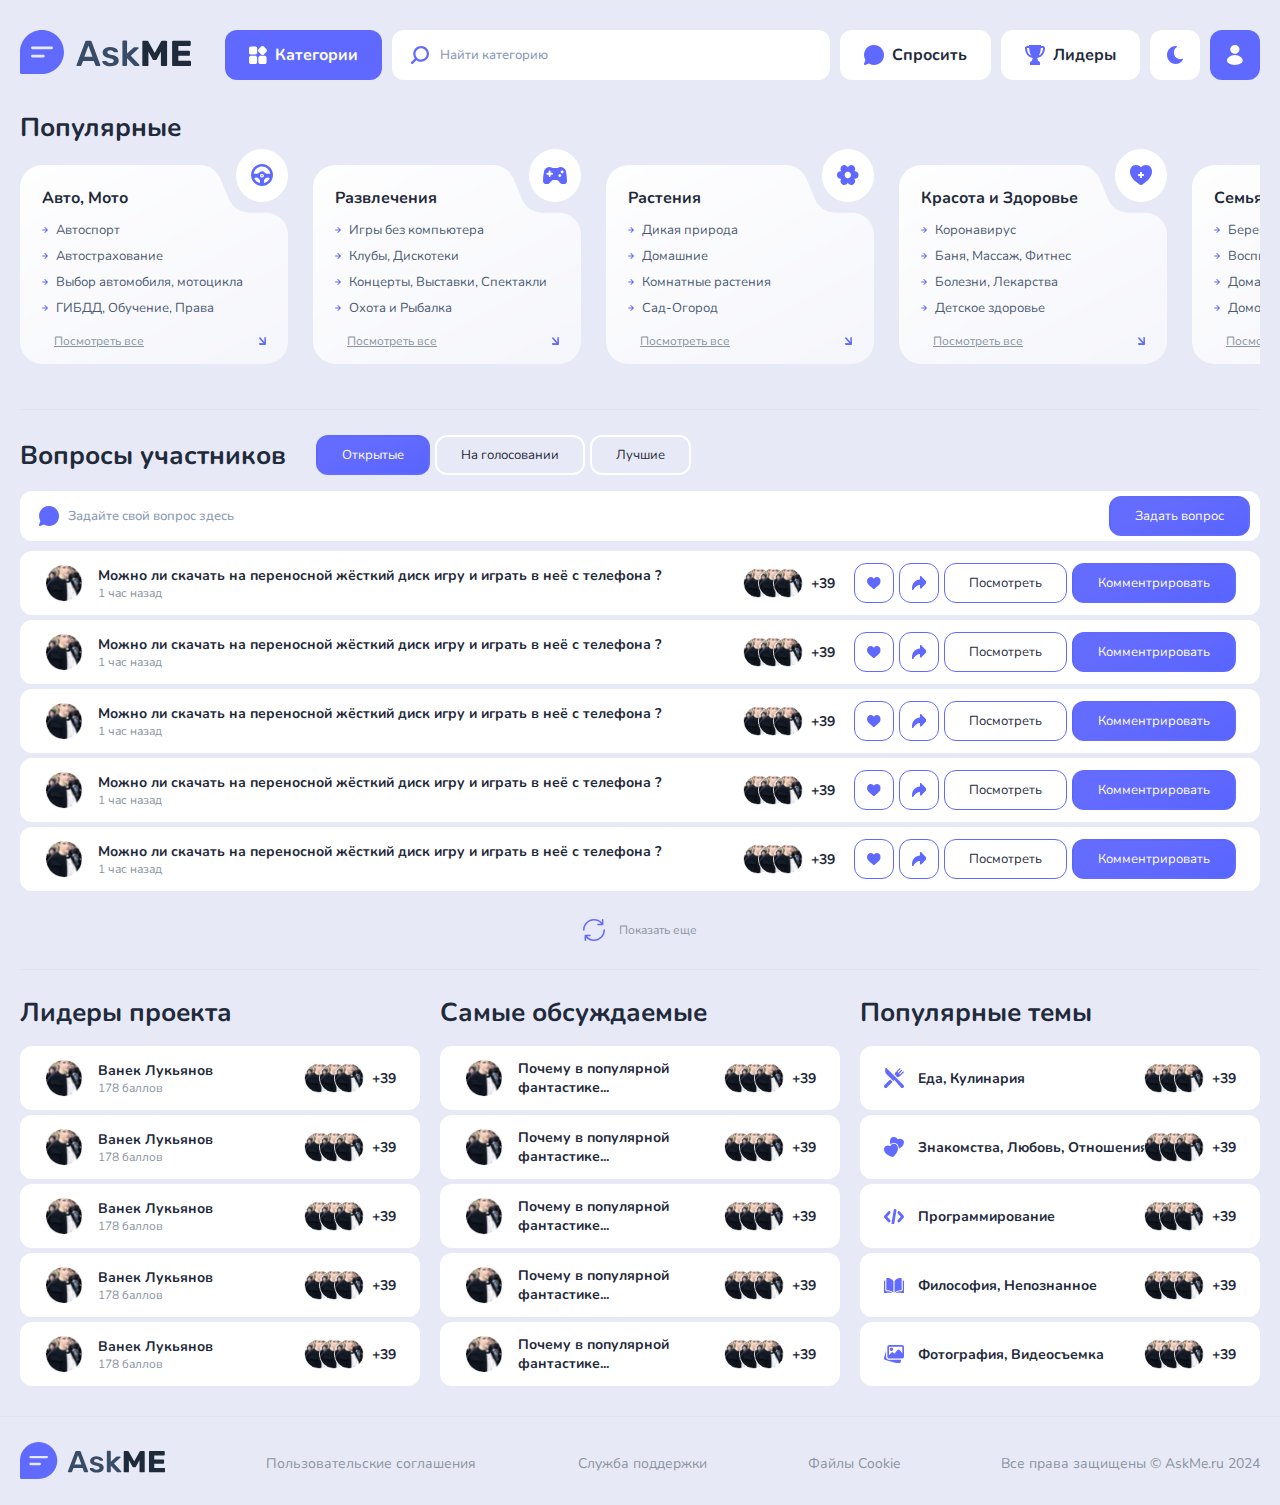
<file: index.html>
<!DOCTYPE html>
<html lang="en">
  <head>
    <meta charset="UTF-8" />
    <meta name="viewport" content="width=device-width, initial-scale=1.0" />
    <link
      rel="apple-touch-icon"
      sizes="180x180"
      href="./assets/favicon/apple-touch-icon.png"
    />
    <link
      rel="icon"
      type="image/png"
      sizes="32x32"
      href="./assets/favicon/favicon-32x32.png"
    />
    <link
      rel="icon"
      type="image/png"
      sizes="16x16"
      href="./assets/favicon/favicon-16x16.png"
    />
    <link rel="manifest" href="./assets/favicon/site.webmanifest" />
    <title>AskMe</title>
    <link rel="stylesheet" href="./styles/main.css" />
  </head>
  <body>
    <!-- nav -->
    <nav>
      <div class="nav_wrapper container">
        <a href="./index.html">
          <img class="light_logo" src="./assets/logo.svg" alt="" />
          <img class="dark_logo" src="./assets/logo-dark.svg" alt="" />
        </a>
        <div class="nav_list">
          <a href="./categories.html">
            <button class="m_btn category_btn">
              <svg width="18.000000" height="18.000000">
                <use xlink:href="#category-icon"></use>
              </svg>
              Категории
            </button></a
          >
          <div class="search_input">
            <svg width="18.000000" height="18.000000">
              <use xlink:href="#search"></use>
            </svg>
            <input type="text" placeholder="Найти категорию" />
          </div>

          <a href="./ask.html">
            <button class="m_btn">
              <svg width="20.000000" height="20.000000">
                <use xlink:href="#ask"></use>
              </svg>
              Спросить
            </button></a
          >
          <a href="./leaders.html">
            <button class="m_btn">
              <svg width="20.000000" height="20.000000">
                <use xlink:href="#leaders"></use>
              </svg>
              Лидеры
            </button>
          </a>
          <button class="m_btn m_btn_icon mode_toggler" onclick="toggleMode()">
            <svg width="16.000000" height="18.000000">
              <use xlink:href="#light-mode"></use>
            </svg>
          </button>
          <a href="./profile.html">
            <button class="m_btn m_btn_icon category_btn">
              <svg width="16.000000" height="20">
                <use xlink:href="#user"></use>
              </svg></button
          ></a>
          <button
            class="m_btn m_btn_icon category_btn desc_mob_btn"
            onclick="toggleMenu()"
          >
            <img src="./assets/icons/mob-menu.svg" alt="" />
          </button>
        </div>
      </div>
      <div class="nav_mob_wrapper">
        <div class="nav_mob_wrapper_nav">
          <a href="./index.html">
            <img src="./assets/icons/mob-nav-logo.svg" alt="" />
          </a>
          <div>
            <button
              class="m_btn m_btn_icon mode_toggler"
              onclick="toggleMode()"
            >
              <svg width="16.000000" height="18.000000">
                <use xlink:href="#light-mode"></use>
              </svg>
            </button>
            <a href="./profile.html">
              <button class="m_btn">
                <img src="./assets/icons/user.svg" alt="" /></button
            ></a>
            <button class="m_btn" onclick="toggleMenu()">
              <img src="./assets/icons/exit-menu.svg" alt="" />
            </button>
          </div>
        </div>
        <div class="nav_mob_wrapper_list">
          <a href="./categories.html">
            <button class="m_btn mob_category_btn">
              <svg width="18.000000" height="18.000000">
                <use xlink:href="#category-icon"></use>
              </svg>
              Все Категории
            </button></a
          >
          <div class="search_input search_input_mob">
            <svg width="18.000000" height="18.000000" style="fill: #fff">
              <use xlink:href="#search-icon"></use>
            </svg>
            <input type="text" placeholder="Найти категорию" />
          </div>
          <a href="./ask.html" class="mob_sec_item">
            <button class="m_btn">
              <svg width="20.000000" height="20.000000">
                <use xlink:href="#ask"></use>
              </svg>
              Спросить
            </button></a
          >
          <a href="./leaders.html" class="mob_sec_item">
            <button class="m_btn">
              <svg width="20.000000" height="20.000000">
                <use xlink:href="#leaders"></use>
              </svg>
              Лидеры
            </button>
          </a>
        </div>
      </div>
    </nav>

    <!-- populars -->
    <div class="populars_block container">
      <div class="blocks_title">
        <h2>Популярные</h2>
      </div>
      <div class="subjects_list_wrapper">
        <div class="subjects_list">
          <div class="subject_item">
            <div class="subject_item_icon">
              <svg width="22.000000" height="22.000000">
                <use xlink:href="#auto"></use>
              </svg>
            </div>
            <a href="./category-page.html"> <h3>Авто, Мото</h3></a>
            <div class="subject_item_list">
              <a href="./subcategory-page.html">
                <div class="subject_item_list_item">
                  <img src="./assets/icons/arrow-right.svg" alt="" />
                  <p>Автоспорт</p>
                </div></a
              >
              <a href="./subcategory-page.html">
                <div class="subject_item_list_item">
                  <img src="./assets/icons/arrow-right.svg" alt="" />
                  <p>Автострахование</p>
                </div></a
              >
              <a href="./subcategory-page.html">
                <div class="subject_item_list_item">
                  <img src="./assets/icons/arrow-right.svg" alt="" />
                  <p>Выбор автомобиля, мотоцикла</p>
                </div></a
              >
              <a href="./subcategory-page.html">
                <div class="subject_item_list_item">
                  <img src="./assets/icons/arrow-right.svg" alt="" />
                  <p>ГИБДД, Обучение, Права</p>
                </div></a
              >
            </div>
            <a href="./categories.html">
              <div class="subject_item_more">
                <p>Посмотреть все</p>
                <img src="./assets/icons/more-s-icon.svg" alt="" />
              </div>
            </a>
          </div>
          <div class="subject_item">
            <div class="subject_item_icon">
              <svg width="24.000000" height="17.5">
                <use xlink:href="#gaming"></use>
              </svg>
            </div>
            <a href="./category-page.html"> <h3>Развлечения</h3> </a>
            <div class="subject_item_list">
              <a href="#">
                <div class="subject_item_list_item">
                  <img src="./assets/icons/arrow-right.svg" alt="" />
                  <p>Игры без компьютера</p>
                </div></a
              >
              <a href="#">
                <div class="subject_item_list_item">
                  <img src="./assets/icons/arrow-right.svg" alt="" />
                  <p>Клубы, Дискотеки</p>
                </div></a
              >
              <a href="#">
                <div class="subject_item_list_item">
                  <img src="./assets/icons/arrow-right.svg" alt="" />
                  <p>Концерты, Выставки, Спектакли</p>
                </div></a
              >
              <a href="#">
                <div class="subject_item_list_item">
                  <img src="./assets/icons/arrow-right.svg" alt="" />
                  <p>Охота и Рыбалка</p>
                </div></a
              >
            </div>
            <a href="./categories.html">
              <div class="subject_item_more">
                <p>Посмотреть все</p>
                <img src="./assets/icons/more-s-icon.svg" alt="" />
              </div>
            </a>
          </div>
          <div class="subject_item">
            <div class="subject_item_icon">
              <svg width="21.818359" height="20.000000">
                <use xlink:href="#settings"></use>
              </svg>
            </div>
            <h3>Растения</h3>
            <div class="subject_item_list">
              <a href="#">
                <div class="subject_item_list_item">
                  <img src="./assets/icons/arrow-right.svg" alt="" />
                  <p>Дикая природа</p>
                </div></a
              >
              <a href="#">
                <div class="subject_item_list_item">
                  <img src="./assets/icons/arrow-right.svg" alt="" />
                  <p>Домашние</p>
                </div></a
              >
              <a href="#">
                <div class="subject_item_list_item">
                  <img src="./assets/icons/arrow-right.svg" alt="" />
                  <p>Комнатные растения</p>
                </div></a
              >
              <a href="#">
                <div class="subject_item_list_item">
                  <img src="./assets/icons/arrow-right.svg" alt="" />
                  <p>Сад-Огород</p>
                </div></a
              >
            </div>
            <a href="./categories.html">
              <div class="subject_item_more">
                <p>Посмотреть все</p>
                <img src="./assets/icons/more-s-icon.svg" alt="" />
              </div>
            </a>
          </div>
          <div class="subject_item">
            <div class="subject_item_icon">
              <svg width="22" height="20.000000">
                <use xlink:href="#health"></use>
              </svg>
            </div>
            <h3>Красота и Здоровье</h3>
            <div class="subject_item_list">
              <a href="#">
                <div class="subject_item_list_item">
                  <img src="./assets/icons/arrow-right.svg" alt="" />
                  <p>Коронавирус</p>
                </div></a
              >
              <a href="#">
                <div class="subject_item_list_item">
                  <img src="./assets/icons/arrow-right.svg" alt="" />
                  <p>Баня, Массаж, Фитнес</p>
                </div></a
              >
              <a href="#">
                <div class="subject_item_list_item">
                  <img src="./assets/icons/arrow-right.svg" alt="" />
                  <p>Болезни, Лекарства</p>
                </div></a
              >
              <a href="#">
                <div class="subject_item_list_item">
                  <img src="./assets/icons/arrow-right.svg" alt="" />
                  <p>Детское здоровье</p>
                </div></a
              >
            </div>
            <a href="./categories.html">
              <div class="subject_item_more">
                <p>Посмотреть все</p>
                <img src="./assets/icons/more-s-icon.svg" alt="" />
              </div>
            </a>
          </div>
          <div class="subject_item">
            <div class="subject_item_icon">
              <svg width="22" height="22.000000">
                <use xlink:href="#family"></use>
              </svg>
            </div>
            <h3>Семья, Дом, Дети</h3>
            <div class="subject_item_list">
              <a href="#">
                <div class="subject_item_list_item">
                  <img src="./assets/icons/arrow-right.svg" alt="" />
                  <p>Беременность, Роды</p>
                </div></a
              >
              <a href="#">
                <div class="subject_item_list_item">
                  <img src="./assets/icons/arrow-right.svg" alt="" />
                  <p>Воспитание детей</p>
                </div></a
              >
              <a href="#">
                <div class="subject_item_list_item">
                  <img src="./assets/icons/arrow-right.svg" alt="" />
                  <p>Домашняя бухгалтерия</p>
                </div></a
              >
              <a href="#">
                <div class="subject_item_list_item">
                  <img src="./assets/icons/arrow-right.svg" alt="" />
                  <p>Домоводство</p>
                </div></a
              >
            </div>
            <a href="./categories.html">
              <div class="subject_item_more">
                <p>Посмотреть все</p>
                <img src="./assets/icons/more-s-icon.svg" alt="" />
              </div>
            </a>
          </div>
        </div>
      </div>
      <div class="line container"></div>
    </div>

    <!-- questions -->
    <div class="questions_block container">
      <div class="blocks_title">
        <h2>Вопросы участников</h2>
        <div class="questions_filter">
          <button class="s_btn s_btn_active">Открытые</button>
          <button class="s_btn">На голосовании</button>
          <button class="s_btn">Лучшие</button>
        </div>
      </div>

      <div class="search_input questions_block_search">
        <svg width="20.000000" height="20.000000">
          <use xlink:href="#ask"></use>
        </svg>
        <input type="text" placeholder="Задайте свой вопрос здесь" />
        <textarea placeholder="Задайте свой вопрос здесь"></textarea>
        <button class="s_btn s_btn_active">Задать вопрос</button>
      </div>
      <div class="questions_list">
        <div class="question_list_item">
          <div class="question_item_top_data">
            <div class="question_item_top_data_left">
              <img src="./assets/images/avatar.png" alt="" />
              <div>
                <p class="main_text">Ванек Лукьянов</p>
                <span>178 баллов</span>
              </div>
            </div>
            <div class="question_item_top_data_right">
              <button class="s_btn s_btn_icon">
                <svg width="13.714355" height="12.000000">
                  <use xlink:href="#heart"></use>
                </svg>
              </button>
              <button class="s_btn s_btn_icon">
                <svg width="14" height="14.000000">
                  <use xlink:href="#share"></use>
                </svg>
              </button>
            </div>
          </div>
          <a href="./question.html">
            <div class="question_list_item_left">
              <img src="./assets/images/avatar.png" alt="" />
              <div>
                <p class="main_text">
                  Можно ли скачать на переносной жёсткий диск игру и играть в
                  неё с телефона ?
                </p>
                <span>1 час назад</span>
              </div>
            </div></a
          >
          <div class="question_list_item_right">
            <div class="question_list_item_users">
              <img src="./assets/images/avatar.png" alt="" />
              <img src="./assets/images/avatar.png" alt="" />
              <img src="./assets/images/avatar.png" alt="" />
              <p class="main_text">+39</p>
            </div>
            <div class="question_list_item_right_actions">
              <button class="s_btn s_btn_icon">
                <svg width="13.714355" height="12.000000">
                  <use xlink:href="#heart"></use>
                </svg>
              </button>
              <button class="s_btn s_btn_icon">
                <svg width="14" height="14.000000">
                  <use xlink:href="#share"></use>
                </svg>
              </button>
              <button class="s_btn">Посмотреть</button>
              <button class="s_btn s_btn_active">Комментрировать</button>
            </div>
          </div>
        </div>
        <div class="question_list_item">
          <div class="question_item_top_data">
            <div class="question_item_top_data_left">
              <img src="./assets/images/avatar.png" alt="" />
              <div>
                <p class="main_text">Ванек Лукьянов</p>
                <span>178 баллов</span>
              </div>
            </div>
            <div class="question_item_top_data_right">
              <button class="s_btn s_btn_icon">
                <svg width="13.714355" height="12.000000">
                  <use xlink:href="#heart"></use>
                </svg>
              </button>
              <button class="s_btn s_btn_icon">
                <svg width="14" height="14.000000">
                  <use xlink:href="#share"></use>
                </svg>
              </button>
            </div>
          </div>
            <a href="./question.html">
            <div class="question_list_item_left">
              <img src="./assets/images/avatar.png" alt="" />
              <div>
                <p class="main_text">
                  Можно ли скачать на переносной жёсткий диск игру и играть в
                  неё с телефона ?
                </p>
                <span>1 час назад</span>
              </div>
            </div></a
          >
          <div class="question_list_item_right">
            <div class="question_list_item_users">
              <img src="./assets/images/avatar.png" alt="" />
              <img src="./assets/images/avatar.png" alt="" />
              <img src="./assets/images/avatar.png" alt="" />
              <p class="main_text">+39</p>
            </div>
            <div class="question_list_item_right_actions">
              <button class="s_btn s_btn_icon">
                <svg width="13.714355" height="12.000000">
                  <use xlink:href="#heart"></use>
                </svg>
              </button>
              <button class="s_btn s_btn_icon">
                <svg width="14" height="14.000000">
                  <use xlink:href="#share"></use>
                </svg>
              </button>
              <button class="s_btn">Посмотреть</button>
              <button class="s_btn s_btn_active">Комментрировать</button>
            </div>
          </div>
        </div>
        <div class="question_list_item">
          <div class="question_item_top_data">
            <div class="question_item_top_data_left">
              <img src="./assets/images/avatar.png" alt="" />
              <div>
                <p class="main_text">Ванек Лукьянов</p>
                <span>178 баллов</span>
              </div>
            </div>
            <div class="question_item_top_data_right">
              <button class="s_btn s_btn_icon">
                <svg width="13.714355" height="12.000000">
                  <use xlink:href="#heart"></use>
                </svg>
              </button>
              <button class="s_btn s_btn_icon">
                <svg width="14" height="14.000000">
                  <use xlink:href="#share"></use>
                </svg>
              </button>
            </div>
          </div>
            <a href="./question.html">
            <div class="question_list_item_left">
              <img src="./assets/images/avatar.png" alt="" />
              <div>
                <p class="main_text">
                  Можно ли скачать на переносной жёсткий диск игру и играть в
                  неё с телефона ?
                </p>
                <span>1 час назад</span>
              </div>
            </div></a
          >
          <div class="question_list_item_right">
            <div class="question_list_item_users">
              <img src="./assets/images/avatar.png" alt="" />
              <img src="./assets/images/avatar.png" alt="" />
              <img src="./assets/images/avatar.png" alt="" />
              <p class="main_text">+39</p>
            </div>
            <div class="question_list_item_right_actions">
              <button class="s_btn s_btn_icon">
                <svg width="13.714355" height="12.000000">
                  <use xlink:href="#heart"></use>
                </svg>
              </button>
              <button class="s_btn s_btn_icon">
                <svg width="14" height="14.000000">
                  <use xlink:href="#share"></use>
                </svg>
              </button>
              <button class="s_btn">Посмотреть</button>
              <button class="s_btn s_btn_active">Комментрировать</button>
            </div>
          </div>
        </div>
        <div class="question_list_item">
          <div class="question_item_top_data">
            <div class="question_item_top_data_left">
              <img src="./assets/images/avatar.png" alt="" />
              <div>
                <p class="main_text">Ванек Лукьянов</p>
                <span>178 баллов</span>
              </div>
            </div>
            <div class="question_item_top_data_right">
              <button class="s_btn s_btn_icon">
                <svg width="13.714355" height="12.000000">
                  <use xlink:href="#heart"></use>
                </svg>
              </button>
              <button class="s_btn s_btn_icon">
                <svg width="14" height="14.000000">
                  <use xlink:href="#share"></use>
                </svg>
              </button>
            </div>
          </div>
            <a href="./question.html">
            <div class="question_list_item_left">
              <img src="./assets/images/avatar.png" alt="" />
              <div>
                <p class="main_text">
                  Можно ли скачать на переносной жёсткий диск игру и играть в
                  неё с телефона ?
                </p>
                <span>1 час назад</span>
              </div>
            </div></a
          >
          <div class="question_list_item_right">
            <div class="question_list_item_users">
              <img src="./assets/images/avatar.png" alt="" />
              <img src="./assets/images/avatar.png" alt="" />
              <img src="./assets/images/avatar.png" alt="" />
              <p class="main_text">+39</p>
            </div>
            <div class="question_list_item_right_actions">
              <button class="s_btn s_btn_icon">
                <svg width="13.714355" height="12.000000">
                  <use xlink:href="#heart"></use>
                </svg>
              </button>
              <button class="s_btn s_btn_icon">
                <svg width="14" height="14.000000">
                  <use xlink:href="#share"></use>
                </svg>
              </button>
              <button class="s_btn">Посмотреть</button>
              <button class="s_btn s_btn_active">Комментрировать</button>
            </div>
          </div>
        </div>
        <div class="question_list_item">
          <div class="question_item_top_data">
            <div class="question_item_top_data_left">
              <img src="./assets/images/avatar.png" alt="" />
              <div>
                <p class="main_text">Ванек Лукьянов</p>
                <span>178 баллов</span>
              </div>
            </div>
            <div class="question_item_top_data_right">
              <button class="s_btn s_btn_icon">
                <svg width="13.714355" height="12.000000">
                  <use xlink:href="#heart"></use>
                </svg>
              </button>
              <button class="s_btn s_btn_icon">
                <svg width="14" height="14.000000">
                  <use xlink:href="#share"></use>
                </svg>
              </button>
            </div>
          </div>
            <a href="./question.html">
            <div class="question_list_item_left">
              <img src="./assets/images/avatar.png" alt="" />
              <div>
                <p class="main_text">
                  Можно ли скачать на переносной жёсткий диск игру и играть в
                  неё с телефона ?
                </p>
                <span>1 час назад</span>
              </div>
            </div></a
          >
          <div class="question_list_item_right">
            <div class="question_list_item_users">
              <img src="./assets/images/avatar.png" alt="" />
              <img src="./assets/images/avatar.png" alt="" />
              <img src="./assets/images/avatar.png" alt="" />
              <p class="main_text">+39</p>
            </div>
            <div class="question_list_item_right_actions">
              <button class="s_btn s_btn_icon">
                <svg width="13.714355" height="12.000000">
                  <use xlink:href="#heart"></use>
                </svg>
              </button>
              <button class="s_btn s_btn_icon">
                <svg width="14" height="14.000000">
                  <use xlink:href="#share"></use>
                </svg>
              </button>
              <button class="s_btn">Посмотреть</button>
              <button class="s_btn s_btn_active">Комментрировать</button>
            </div>
          </div>
        </div>
      </div>
      <div class="show_more_btn_wrapper">
        <button class="show_more_btn">
          <svg width="22.000000" height="22.000000">
            <use xlink:href="#sync"></use>
          </svg>
          Показать еще
        </button>
      </div>
      <div class="line container"></div>
    </div>

    <!-- top content -->
    <div class="tops_block container">
      <div class="tops_block_item">
        <div class="blocks_title">
          <h2>Лидеры проекта</h2>
        </div>
        <div class="question_list_item">
          <div class="question_list_item_left">
            <img src="./assets/images/avatar.png" alt="" />
            <div>
              <p class="main_text">Ванек Лукьянов</p>
              <span>178 баллов</span>
            </div>
          </div>
          <div class="question_list_item_users">
            <img src="./assets/images/avatar.png" alt="" />
            <img src="./assets/images/avatar.png" alt="" />
            <img src="./assets/images/avatar.png" alt="" />
            <p class="main_text">+39</p>
          </div>
        </div>
        <div class="question_list_item">
          <div class="question_list_item_left">
            <img src="./assets/images/avatar.png" alt="" />
            <div>
              <p class="main_text">Ванек Лукьянов</p>
              <span>178 баллов</span>
            </div>
          </div>
          <div class="question_list_item_users">
            <img src="./assets/images/avatar.png" alt="" />
            <img src="./assets/images/avatar.png" alt="" />
            <img src="./assets/images/avatar.png" alt="" />
            <p class="main_text">+39</p>
          </div>
        </div>
        <div class="question_list_item">
          <div class="question_list_item_left">
            <img src="./assets/images/avatar.png" alt="" />
            <div>
              <p class="main_text">Ванек Лукьянов</p>
              <span>178 баллов</span>
            </div>
          </div>
          <div class="question_list_item_users">
            <img src="./assets/images/avatar.png" alt="" />
            <img src="./assets/images/avatar.png" alt="" />
            <img src="./assets/images/avatar.png" alt="" />
            <p class="main_text">+39</p>
          </div>
        </div>
        <div class="question_list_item">
          <div class="question_list_item_left">
            <img src="./assets/images/avatar.png" alt="" />
            <div>
              <p class="main_text">Ванек Лукьянов</p>
              <span>178 баллов</span>
            </div>
          </div>
          <div class="question_list_item_users">
            <img src="./assets/images/avatar.png" alt="" />
            <img src="./assets/images/avatar.png" alt="" />
            <img src="./assets/images/avatar.png" alt="" />
            <p class="main_text">+39</p>
          </div>
        </div>
        <div class="question_list_item">
          <div class="question_list_item_left">
            <img src="./assets/images/avatar.png" alt="" />
            <div>
              <p class="main_text">Ванек Лукьянов</p>
              <span>178 баллов</span>
            </div>
          </div>
          <div class="question_list_item_users">
            <img src="./assets/images/avatar.png" alt="" />
            <img src="./assets/images/avatar.png" alt="" />
            <img src="./assets/images/avatar.png" alt="" />
            <p class="main_text">+39</p>
          </div>
        </div>
      </div>
      <div class="tops_block_item">
        <div class="blocks_title">
          <h2>Самые обсуждаемые</h2>
        </div>
        <div class="question_list_item">
          <div class="question_list_item_left">
            <img src="./assets/images/avatar.png" alt="" />
            <div>
              <p class="main_text">Почему в популярной фантастике...</p>
            </div>
          </div>
          <div class="question_list_item_users">
            <img src="./assets/images/avatar.png" alt="" />
            <img src="./assets/images/avatar.png" alt="" />
            <img src="./assets/images/avatar.png" alt="" />
            <p class="main_text">+39</p>
          </div>
        </div>
        <div class="question_list_item">
          <div class="question_list_item_left">
            <img src="./assets/images/avatar.png" alt="" />
            <div>
              <p class="main_text">Почему в популярной фантастике...</p>
            </div>
          </div>
          <div class="question_list_item_users">
            <img src="./assets/images/avatar.png" alt="" />
            <img src="./assets/images/avatar.png" alt="" />
            <img src="./assets/images/avatar.png" alt="" />
            <p class="main_text">+39</p>
          </div>
        </div>
        <div class="question_list_item">
          <div class="question_list_item_left">
            <img src="./assets/images/avatar.png" alt="" />
            <div>
              <p class="main_text">Почему в популярной фантастике...</p>
            </div>
          </div>
          <div class="question_list_item_users">
            <img src="./assets/images/avatar.png" alt="" />
            <img src="./assets/images/avatar.png" alt="" />
            <img src="./assets/images/avatar.png" alt="" />
            <p class="main_text">+39</p>
          </div>
        </div>
        <div class="question_list_item">
          <div class="question_list_item_left">
            <img src="./assets/images/avatar.png" alt="" />
            <div>
              <p class="main_text">Почему в популярной фантастике...</p>
            </div>
          </div>
          <div class="question_list_item_users">
            <img src="./assets/images/avatar.png" alt="" />
            <img src="./assets/images/avatar.png" alt="" />
            <img src="./assets/images/avatar.png" alt="" />
            <p class="main_text">+39</p>
          </div>
        </div>
        <div class="question_list_item">
          <div class="question_list_item_left">
            <img src="./assets/images/avatar.png" alt="" />
            <div>
              <p class="main_text">Почему в популярной фантастике...</p>
            </div>
          </div>
          <div class="question_list_item_users">
            <img src="./assets/images/avatar.png" alt="" />
            <img src="./assets/images/avatar.png" alt="" />
            <img src="./assets/images/avatar.png" alt="" />
            <p class="main_text">+39</p>
          </div>
        </div>
      </div>
      <div class="tops_block_item tops_block_item_top_subjects">
        <div class="blocks_title">
          <h2>Популярные темы</h2>
        </div>
        <div class="question_list_item">
          <div class="question_list_item_left">
            <svg width="20" height="20">
              <use xlink:href="#food"></use>
            </svg>
            <div>
              <p class="main_text">Еда, Кулинария</p>
            </div>
          </div>
          <div class="question_list_item_users">
            <img src="./assets/images/avatar.png" alt="" />
            <img src="./assets/images/avatar.png" alt="" />
            <img src="./assets/images/avatar.png" alt="" />
            <p class="main_text">+39</p>
          </div>
        </div>
        <div class="question_list_item">
          <div class="question_list_item_left">
            <svg width="20" height="20">
              <use xlink:href="#love"></use>
            </svg>
            <div>
              <p class="main_text">Знакомства, Любовь, Отношения</p>
            </div>
          </div>
          <div class="question_list_item_users">
            <img src="./assets/images/avatar.png" alt="" />
            <img src="./assets/images/avatar.png" alt="" />
            <img src="./assets/images/avatar.png" alt="" />
            <p class="main_text">+39</p>
          </div>
        </div>
        <div class="question_list_item">
          <div class="question_list_item_left">
            <svg width="20" height="15">
              <use xlink:href="#it"></use>
            </svg>
            <div>
              <p class="main_text">Программирование</p>
            </div>
          </div>
          <div class="question_list_item_users">
            <img src="./assets/images/avatar.png" alt="" />
            <img src="./assets/images/avatar.png" alt="" />
            <img src="./assets/images/avatar.png" alt="" />
            <p class="main_text">+39</p>
          </div>
        </div>
        <div class="question_list_item">
          <div class="question_list_item_left">
            <svg width="20" height="15">
              <use xlink:href="#philo"></use>
            </svg>
            <div>
              <p class="main_text">Философия, Непознанное</p>
            </div>
          </div>
          <div class="question_list_item_users">
            <img src="./assets/images/avatar.png" alt="" />
            <img src="./assets/images/avatar.png" alt="" />
            <img src="./assets/images/avatar.png" alt="" />
            <p class="main_text">+39</p>
          </div>
        </div>
        <div class="question_list_item">
          <div class="question_list_item_left">
            <svg width="20" height="18">
              <use xlink:href="#photo"></use>
            </svg>
            <div>
              <p class="main_text">Фотография, Видеосъемка</p>
            </div>
          </div>
          <div class="question_list_item_users">
            <img src="./assets/images/avatar.png" alt="" />
            <img src="./assets/images/avatar.png" alt="" />
            <img src="./assets/images/avatar.png" alt="" />
            <p class="main_text">+39</p>
          </div>
        </div>
      </div>
    </div>

    <!-- footer -->
    <footer>
      <div class="line container"></div>
      <div class="footer_wrapper container">
        <a href="./index.html">
          <img class="light_logo" src="./assets/logo.svg" alt="" />
          <img class="dark_logo" src="./assets/logo-dark.svg" alt="" />
        </a>
        <a href="#"><p>Пользовательские соглашения</p></a>
        <a href="#"><p>Служба поддержки</p></a>
        <a href="#"><p>Файлы Cookie</p></a>
        <p>Все права защищены © AskMe.ru 2024</p>
      </div>
    </footer>

    <!-- scripts -->
    <script src="./scripts/main.js"></script>

    <!-- svg sprites -->
    <svg style="display: none">
      <!-- nav -->
      <symbol id="ask" viewBox="0 0 20 20">
        <path
          id="Vector"
          d="M9.99 0C8.23 -0.01 6.5 0.46 4.97 1.35C3.44 2.23 2.18 3.51 1.31 5.04C0.43 6.57 -0.02 8.31 0 10.07C0.01 11.84 0.49 13.57 1.39 15.09L0.05 18.78C0 18.91 -0.02 19.06 0 19.2C0.02 19.35 0.08 19.49 0.16 19.61C0.24 19.73 0.35 19.82 0.48 19.89C0.61 19.96 0.76 19.99 0.9 20C1.01 19.99 1.11 19.98 1.21 19.94L4.9 18.6C6.23 19.38 7.71 19.85 9.25 19.97C10.78 20.08 12.32 19.84 13.75 19.27C15.17 18.69 16.45 17.79 17.47 16.64C18.49 15.49 19.23 14.12 19.64 12.63C20.05 11.15 20.1 9.59 19.81 8.08C19.52 6.57 18.88 5.15 17.94 3.93C17.01 2.7 15.81 1.71 14.43 1.03C13.05 0.35 11.53 -0.01 9.99 0Z"
          fill-opacity="1.000000"
          fill-rule="nonzero"
        />
      </symbol>
      <!--  -->
      <symbol id="leaders" viewBox="0 0 20 20">
        <path
          id="Vector"
          d="M19.41 1.7C19.01 1.28 18.44 1.03 17.86 1.03L16 1.03C16 0.7 16.01 0.35 16.01 0L3.99 0C3.99 0.35 4 0.7 4.01 1.03L2.13 1.03C1.55 1.03 0.98 1.28 0.58 1.7C0.17 2.13 -0.04 2.71 0 3.31C0.33 8.89 3.22 12.4 7.79 12.92L6.9 16C5.85 16 5 16.85 5 17.9L5 20L15.01 20L15.01 17.9C15.01 16.85 14.16 16 13.1 16L12.22 12.92C16.78 12.39 19.66 8.89 19.99 3.31C20.03 2.72 19.82 2.13 19.41 1.7ZM2 3.19C1.99 3.13 2.02 3.09 2.04 3.07C2.07 3.03 2.12 3.03 2.13 3.03L4.1 3.03C4.4 6.97 5.27 9.2 6.11 10.46C2.9 9.11 2.14 5.52 2 3.19ZM13.89 10.45C14.74 9.18 15.6 6.96 15.9 3.03L17.86 3.03C17.88 3.03 17.92 3.03 17.96 3.07C17.98 3.09 18 3.13 18 3.18C17.85 5.52 17.09 9.1 13.89 10.45Z"
        />
      </symbol>
      <!--  -->
      <symbol id="light-mode" viewBox="0 0 16 18">
        <path
          id="Vector"
          d="M15.87 13.02C15.71 12.82 15.46 12.75 15.23 12.83C14.59 13.07 13.9 13.2 13.18 13.2C9.7 13.2 6.87 10.23 6.87 6.59C6.87 4.4 7.9 2.37 9.63 1.14C9.83 1 9.92 0.75 9.87 0.51C9.82 0.27 9.63 0.09 9.39 0.05C9.13 0.01 8.86 0 8.59 0C3.85 0 0 4.03 0 9C0 13.96 3.85 18 8.59 18C11.6 18 14.34 16.39 15.91 13.71C16.04 13.5 16.02 13.22 15.87 13.02Z"
        />
      </symbol>
      <!--  -->
      <symbol id="category-icon" viewBox="0 0 18 18">
        <path
          id="Vector"
          d="M8.16 11.72C8.16 11.22 7.96 10.74 7.6 10.39C7.25 10.03 6.77 9.83 6.27 9.83C5.03 9.83 3.13 9.83 1.88 9.83C1.38 9.83 0.9 10.03 0.55 10.39C0.19 10.74 0 11.22 0 11.72L0 16.11C0 16.61 0.19 17.09 0.55 17.44C0.9 17.8 1.38 18 1.88 18L6.27 18C6.77 18 7.25 17.8 7.6 17.44C7.96 17.09 8.16 16.61 8.16 16.11L8.16 11.72ZM17.57 11.72C17.57 11.22 17.38 10.74 17.02 10.39C16.67 10.03 16.19 9.83 15.69 9.83C14.44 9.83 12.54 9.83 11.3 9.83C10.8 9.83 10.32 10.03 9.96 10.39C9.61 10.74 9.41 11.22 9.41 11.72L9.41 16.11C9.41 16.61 9.61 17.09 9.96 17.44C10.32 17.8 10.8 18 11.3 18L15.69 18C16.19 18 16.67 17.8 17.02 17.44C17.38 17.09 17.57 16.61 17.57 16.11L17.57 11.72ZM14.82 8.45L17.44 5.83C18.18 5.09 18.18 3.9 17.44 3.17L14.82 0.55C14.09 -0.19 12.9 -0.19 12.16 0.55L9.54 3.17C8.81 3.9 8.81 5.09 9.54 5.83L12.16 8.45C12.9 9.18 14.09 9.18 14.82 8.45ZM8.16 2.3C8.16 1.8 7.96 1.32 7.6 0.97C7.25 0.61 6.77 0.42 6.27 0.42C5.03 0.42 3.13 0.42 1.88 0.42C1.38 0.42 0.9 0.61 0.55 0.97C0.19 1.32 0 1.8 0 2.3L0 6.69C0 7.19 0.19 7.67 0.55 8.03C0.9 8.38 1.38 8.58 1.88 8.58L6.27 8.58C6.77 8.58 7.25 8.38 7.6 8.03C7.96 7.67 8.16 7.19 8.16 6.69L8.16 2.3Z"
        />
      </symbol>
      <!--  -->
      <symbol id="search-icon" viewBox="0 0 18 18">
        <path
          id="Vector"
          d="M5.44 14.2C6.75 15.17 8.37 15.75 10.12 15.75C14.47 15.75 18 12.22 18 7.87C18 3.52 14.47 0 10.12 0C5.78 0 2.25 3.52 2.25 7.87C2.25 9.64 2.83 11.27 3.82 12.58L0.33 16.07L0.32 16.08C-0.12 16.52 -0.11 17.23 0.33 17.67C0.54 17.88 0.83 18 1.13 18C1.42 18 1.71 17.88 1.92 17.67L5.44 14.2ZM6.25 11.95C7.26 12.91 8.62 13.5 10.12 13.5C13.23 13.5 15.75 10.98 15.75 7.87C15.75 4.76 13.23 2.25 10.12 2.25C7.02 2.25 4.5 4.76 4.5 7.87C4.5 9.38 5.1 10.75 6.07 11.77C6.11 11.8 6.14 11.83 6.18 11.87C6.21 11.9 6.23 11.92 6.25 11.95Z"
          fill="#FFFFFF"
          fill-opacity="1.000000"
          fill-rule="evenodd"
        />
      </symbol>
      <!--  -->
      <symbol id="search-icon" viewBox="0 0 18 18">
        <path
          id="Vector"
          d="M5.44 14.2C6.75 15.17 8.37 15.75 10.12 15.75C14.47 15.75 18 12.22 18 7.87C18 3.52 14.47 0 10.12 0C5.78 0 2.25 3.52 2.25 7.87C2.25 9.64 2.83 11.27 3.82 12.58L0.33 16.07L0.32 16.08C-0.12 16.52 -0.11 17.23 0.33 17.67C0.54 17.88 0.83 18 1.13 18C1.42 18 1.71 17.88 1.92 17.67L5.44 14.2ZM6.25 11.95C7.26 12.91 8.62 13.5 10.12 13.5C13.23 13.5 15.75 10.98 15.75 7.87C15.75 4.76 13.23 2.25 10.12 2.25C7.02 2.25 4.5 4.76 4.5 7.87C4.5 9.38 5.1 10.75 6.07 11.77C6.11 11.8 6.14 11.83 6.18 11.87C6.21 11.9 6.23 11.92 6.25 11.95Z"
          fill="#FFFFFF"
          fill-opacity="1.000000"
          fill-rule="evenodd"
        />
      </symbol>
      <!--  -->
      <symbol id="search" viewBox="0 0 18 18">
        <path
          id="Vector"
          d="M5.44 14.2C6.75 15.17 8.37 15.74 10.12 15.74C14.47 15.74 18 12.22 18 7.87C18 3.52 14.47 0 10.12 0C5.78 0 2.25 3.52 2.25 7.87C2.25 9.64 2.83 11.27 3.82 12.58L0.33 16.07L0.32 16.08C-0.12 16.52 -0.11 17.23 0.33 17.67C0.54 17.88 0.83 18 1.13 18C1.43 18 1.71 17.88 1.92 17.67L5.44 14.2ZM6.25 11.95C7.26 12.91 8.62 13.5 10.12 13.5C13.23 13.5 15.75 10.98 15.75 7.87C15.75 4.76 13.23 2.25 10.12 2.25C7.02 2.25 4.5 4.76 4.5 7.87C4.5 9.38 5.1 10.75 6.07 11.77C6.11 11.8 6.14 11.83 6.18 11.87C6.21 11.9 6.23 11.92 6.25 11.95Z"
          fill="#626AFF"
          fill-opacity="1.000000"
          fill-rule="evenodd"
        />
      </symbol>
      <!--  -->
      <symbol id="user" viewBox="0 0 16 20">
        <path
          id="Vector"
          d="M12.44 4.39C12.44 5.26 12.17 6.11 11.66 6.83C11.16 7.56 10.44 8.12 9.61 8.45C8.77 8.78 7.85 8.87 6.96 8.7C6.07 8.53 5.25 8.11 4.61 7.5C3.97 6.88 3.53 6.1 3.36 5.25C3.18 4.4 3.27 3.51 3.62 2.71C3.96 1.91 4.55 1.22 5.31 0.74C6.06 0.25 6.95 0 7.85 0C8.45 6.1e-5 9.05 0.11 9.61 0.33C10.16 0.55 10.67 0.87 11.09 1.28C11.52 1.69 11.86 2.18 12.09 2.71C12.32 3.24 12.44 3.81 12.44 4.39ZM7.85 10.09C6.55 10.09 5.27 10.34 4.08 10.85C2.89 11.35 1.83 12.08 0.95 13C-0.6 14.61 -0.22 17.19 1.73 18.34C3.57 19.42 5.69 20 7.85 20C10.01 20 12.13 19.42 13.97 18.34C15.92 17.19 16.3 14.61 14.75 13C13.88 12.08 12.81 11.35 11.62 10.85C10.43 10.34 9.15 10.09 7.85 10.09Z"
          fill="#FFFFFF"
          fill-opacity="1.000000"
          fill-rule="nonzero"
        />
      </symbol>

      <!-- subjects -->
      <symbol id="auto" viewBox="0 0 22 22">
        <path
          id="Vector"
          d="M0 11C0 4.94 4.94 0 11 0C17.05 0 22 4.94 22 11C22 17.05 17.05 22 11 22C4.94 22 0 17.05 0 11ZM19.27 9.71C18.65 5.7 15.18 2.62 11 2.62C6.81 2.62 3.34 5.7 2.72 9.71L4.95 9.71C6.37 9.71 7.71 9.14 8.64 8.15C9.92 6.79 12.07 6.79 13.35 8.15C14.28 9.14 15.62 9.71 17.04 9.71L19.27 9.71ZM9.06 11.64C9.06 12.71 9.93 13.57 11 13.57C12.06 13.57 12.93 12.71 12.93 11.64C12.93 10.57 12.06 9.71 11 9.71C9.93 9.71 9.06 10.57 9.06 11.64ZM11.64 11.64C11.64 12 11.35 12.28 11 12.28C10.64 12.28 10.35 12 10.35 11.64C10.35 11.28 10.64 11 11 11C11.35 11 11.64 11.28 11.64 11.64ZM12.97 18.02C13.03 18.37 13.13 18.72 13.28 19.06C15.8 18.34 17.85 16.47 18.8 14.05C18.34 13.87 17.99 13.75 17.71 13.68C15.09 13.02 12.56 15.28 12.97 18.02L12.97 18.02ZM5.19 13.57C4.46 13.57 3.93 13.76 3.19 14.05C4.14 16.47 6.19 18.34 8.71 19.06C8.86 18.73 8.96 18.38 9.02 18.02L9.02 18.02C9.37 15.67 7.54 13.57 5.19 13.57Z"
        />
      </symbol>
      <!--  -->
      <symbol id="gaming" viewBox="0 0 24 17.5">
        <path
          id="Vector"
          d="M23.99 13.84C23.94 10.7 23.57 7.54 22.96 4.34C22.47 2.12 20.69 0.14 17.85 0C15.75 -0.09 15.35 1.11 12.97 1.08C12.32 1.08 11.67 1.08 11.02 1.08C8.64 1.11 8.24 -0.09 6.14 0C3.3 0.14 1.47 2.12 1.03 4.34C0.42 7.54 0.05 10.7 0 13.84C-0.02 16.02 2.13 17.47 3.55 17.57C6.3 17.77 8.48 12.93 10.14 12.93C11.38 12.94 12.61 12.94 13.85 12.93C15.51 12.93 17.69 17.77 20.44 17.57C21.86 17.47 24.06 16.01 23.99 13.84L23.99 13.84ZM8.94 7.73L7.66 7.73L7.66 9.01C7.66 9.55 7.23 9.98 6.69 9.98C6.15 9.98 5.71 9.55 5.71 9.01L5.71 7.73L4.43 7.73C3.89 7.73 3.45 7.29 3.45 6.75C3.45 6.21 3.89 5.77 4.43 5.77L5.71 5.77L5.71 4.49C5.71 3.95 6.15 3.51 6.69 3.51C7.23 3.51 7.66 3.95 7.66 4.49L7.66 5.77L8.94 5.77C9.48 5.77 9.92 6.21 9.92 6.75C9.92 7.29 9.48 7.73 8.94 7.73ZM16.85 9.98C16.08 10 15.44 9.4 15.42 8.63C15.4 7.87 16.01 7.23 16.77 7.21C17.54 7.19 18.18 7.79 18.2 8.56C18.21 9.33 17.61 9.96 16.85 9.98ZM19.15 6.29C18.39 6.31 17.75 5.7 17.73 4.94C17.71 4.17 18.31 3.53 19.08 3.51C19.85 3.49 20.48 4.1 20.5 4.86C20.52 5.63 19.92 6.27 19.15 6.29Z"
        />
      </symbol>
      <!--  -->
      <symbol id="settings" viewBox="0 0 22 20">
        <path
          id="Vector"
          d="M21.81 10C21.81 8.96 21.4 7.97 20.67 7.24C19.95 6.51 18.96 6.11 17.94 6.11C17.82 6.11 17.7 6.12 17.58 6.13C17.65 6.03 17.72 5.93 17.78 5.82C18.03 5.38 18.2 4.89 18.26 4.38C18.33 3.88 18.29 3.36 18.16 2.87C18.03 2.37 17.8 1.91 17.49 1.51C17.18 1.11 16.8 0.77 16.36 0.52C15.47 0 14.42 -0.14 13.43 0.13C12.44 0.39 11.6 1.04 11.08 1.94C11.01 2.04 10.96 2.15 10.91 2.26C10.86 2.15 10.8 2.04 10.74 1.94C10.22 1.04 9.37 0.39 8.39 0.13C7.4 -0.14 6.34 0 5.46 0.52C5.02 0.77 4.63 1.11 4.32 1.51C4.01 1.91 3.79 2.37 3.65 2.87C3.52 3.36 3.49 3.88 3.56 4.38C3.62 4.89 3.79 5.38 4.04 5.82C4.1 5.93 4.17 6.03 4.24 6.13C4.12 6.12 4 6.11 3.87 6.11C3.37 6.1 2.86 6.2 2.39 6.39C1.92 6.58 1.49 6.87 1.13 7.23C0.77 7.59 0.49 8.02 0.29 8.5C0.1 8.97 0 9.48 0 10C0 10.51 0.1 11.02 0.29 11.49C0.49 11.97 0.77 12.4 1.13 12.76C1.49 13.12 1.92 13.41 2.39 13.6C2.86 13.79 3.37 13.89 3.87 13.88C4 13.88 4.12 13.87 4.24 13.86C4.17 13.96 4.1 14.06 4.04 14.17C3.79 14.61 3.62 15.1 3.56 15.61C3.49 16.11 3.52 16.63 3.65 17.12C3.79 17.62 4.01 18.08 4.32 18.48C4.63 18.88 5.02 19.22 5.46 19.47C6.34 19.99 7.4 20.13 8.39 19.86C9.37 19.6 10.22 18.95 10.74 18.05C10.8 17.95 10.86 17.84 10.91 17.73C10.96 17.84 11.01 17.95 11.08 18.05C11.6 18.95 12.44 19.6 13.43 19.86C14.42 20.13 15.47 19.99 16.36 19.47C16.8 19.22 17.18 18.88 17.49 18.48C17.8 18.08 18.03 17.62 18.16 17.12C18.29 16.63 18.33 16.11 18.26 15.61C18.2 15.1 18.03 14.61 17.78 14.17C17.72 14.06 17.65 13.96 17.58 13.86C17.7 13.87 17.82 13.88 17.94 13.88C18.96 13.88 19.95 13.48 20.67 12.75C21.4 12.02 21.81 11.03 21.81 10ZM10.91 13.21C10.28 13.21 9.67 13.02 9.15 12.67C8.63 12.31 8.22 11.81 7.98 11.23C7.74 10.64 7.68 9.99 7.8 9.37C7.93 8.74 8.23 8.17 8.67 7.72C9.11 7.27 9.68 6.97 10.29 6.84C10.9 6.72 11.54 6.78 12.12 7.03C12.7 7.27 13.19 7.68 13.54 8.21C13.89 8.74 14.07 9.36 14.07 10C14.07 10.85 13.74 11.67 13.15 12.27C12.55 12.87 11.75 13.21 10.91 13.21Z"
        />
      </symbol>
      <!--  -->
      <symbol id="health" viewBox="0 0 22 20">
        <path
          id="Vector"
          d="M10.55 19.89L10.55 19.89C10.83 20.03 11.16 20.03 11.44 19.89C11.44 19.89 11.77 19.72 11.91 19.64C12.2 19.48 12.6 19.25 13.09 18.94C14.06 18.34 15.35 17.45 16.65 16.31C19.21 14.07 22 10.69 22 6.5C22 5.07 21.57 3.47 20.6 2.2C19.61 0.9 18.07 0 16 0C13.93 0 12.45 0.89 11.5 1.76C11.31 1.94 11.14 2.11 11 2.28C10.85 2.11 10.68 1.94 10.49 1.76C9.54 0.89 8.06 0 6 0C3.92 0 2.38 0.9 1.39 2.2C0.42 3.47 0 5.07 0 6.5C0 10.69 2.78 14.07 5.34 16.31C6.64 17.45 7.93 18.34 8.9 18.94C9.39 19.25 9.79 19.48 10.08 19.64C10.22 19.72 10.55 19.89 10.55 19.89ZM11.5 7C11.77 7 12 7.22 12 7.5L12 9L13.5 9C13.77 9 14 9.22 14 9.5L14 10.5C14 10.77 13.77 11 13.5 11L12 11L12 12.5C12 12.77 11.77 13 11.5 13L10.5 13C10.22 13 10 12.77 10 12.5L10 11L8.5 11C8.22 11 8 10.77 8 10.5L8 9.5C8 9.22 8.22 9 8.5 9L10 9L10 7.5C10 7.22 10.22 7 10.5 7L11.5 7Z"
        />
      </symbol>
      <!--  -->
      <symbol id="family" viewBox="0 0 22 22">
        <path
          id="Vector"
          d="M19.26 2.86C19.26 4.44 17.98 5.73 16.4 5.73C14.81 5.73 13.53 4.44 13.53 2.86C13.53 1.28 14.81 0 16.4 0C17.98 0 19.26 1.28 19.26 2.86ZM5.6 0C7.18 0 8.46 1.28 8.46 2.87C8.45 4.45 7.17 5.73 5.59 5.73C4 5.72 2.72 4.44 2.73 2.86C2.73 1.27 4.01 -0.01 5.6 0ZM11 9.97C12.16 9.97 13.11 9.02 13.11 7.85C13.11 6.68 12.16 5.73 11 5.73C9.83 5.73 8.88 6.68 8.88 7.85C8.88 9.02 9.83 9.97 11 9.97ZM6.06 16.43L7.27 11.69C7.48 10.86 8.05 10.2 8.79 9.86C8.31 9.33 8.01 8.62 8.01 7.85C8.01 7.45 8.09 7.07 8.24 6.72C7.87 6.51 7.45 6.4 7.01 6.4L4.17 6.4C2.99 6.4 1.96 7.2 1.67 8.34L0.04 14.75C-0.2 15.7 0.52 16.62 1.5 16.62L2.72 16.62L2.72 20.71C2.72 21.42 3.3 22 4.01 22L7.17 22C7.54 22 7.87 21.84 8.1 21.6C8.05 21.42 8.02 21.23 8.02 21.04L8.02 18.88L7.97 18.88C7.36 18.88 6.79 18.6 6.41 18.12C6.08 17.69 5.94 17.16 6.02 16.63C6.03 16.56 6.04 16.49 6.06 16.43ZM20.32 8.34L21.95 14.75C22.19 15.7 21.47 16.62 20.49 16.62L19.27 16.62L19.27 20.7C19.27 21.41 18.69 21.99 17.98 21.99L14.82 21.99C14.45 21.99 14.12 21.84 13.89 21.59C13.94 21.41 13.97 21.23 13.97 21.04L13.97 18.88L14.02 18.88C14.63 18.88 15.2 18.6 15.58 18.12C15.91 17.69 16.05 17.16 15.97 16.62C15.96 16.56 15.95 16.49 15.93 16.43L14.73 11.69C14.51 10.86 13.94 10.2 13.2 9.86C13.68 9.33 13.98 8.62 13.98 7.85C13.98 7.45 13.9 7.06 13.75 6.72C14.12 6.51 14.54 6.4 14.98 6.4L17.82 6.4C19 6.4 20.02 7.2 20.32 8.34ZM13.89 11.9L15.1 16.64C15.28 17.34 14.75 18.02 14.02 18.02L13.12 18.02L13.12 21.04C13.12 21.57 12.69 22 12.16 22L9.83 22C9.3 22 8.88 21.57 8.88 21.04L8.88 18.02L7.97 18.02C7.24 18.02 6.71 17.34 6.89 16.64L8.1 11.9C8.31 11.06 9.07 10.47 9.95 10.47L12.04 10.47C12.92 10.47 13.68 11.06 13.89 11.9Z"
        />
      </symbol>
      <!--  -->
      <symbol id="food" viewBox="0 0 20 20">
        <path
          id="Vector"
          d="M19.48 17L2.47 0L1.75 0L1.6 0.37C1.22 1.35 1.05 2.35 1.13 3.27C1.21 4.31 1.61 5.22 2.27 5.88L9.43 13.04L10.38 12.09L16.99 19.49C17.65 20.14 18.78 20.18 19.48 19.49C20.17 18.8 20.17 17.69 19.48 17ZM15.97 6.5L19.15 3.33L19.98 4.15L15.83 8.3C15.33 8.81 14.65 9.11 13.94 9.15C13.75 9.16 13.58 9.2 13.41 9.27L10.71 6.58C10.78 6.41 10.82 6.23 10.83 6.05C10.88 5.33 11.18 4.66 11.69 4.15L15.83 0.01L16.66 0.84L13.48 4.02L14.31 4.84L17.49 1.67L18.32 2.5L15.14 5.67L15.97 6.5ZM6.11 11.38L0.51 16.98C-0.18 17.67 -0.18 18.78 0.51 19.47C1.16 20.12 2.29 20.18 3 19.47L8.6 13.87L6.11 11.38Z"
        />
      </symbol>
      <!--  -->
      <symbol id="love" viewBox="0 0 20 20">
        <path
          id="Vector"
          d="M6.29 6.74C6.35 6.96 6.42 7.18 6.5 7.41C8.12 5.83 10.54 5.59 12.2 6.39C13.91 7.22 14.96 9.23 14.87 11.77C16.05 11.22 17.1 10.56 17.82 9.82C19.95 7.62 20.53 5.05 19.39 3.37C18.33 1.81 15.78 0.95 13.64 2.34C12.49 0.06 9.85 -0.46 8.16 0.36C6.33 1.24 5.53 3.76 6.29 6.74ZM11.8 7.23C10.11 6.42 7.47 6.94 6.31 9.22C4.17 7.82 1.63 8.69 0.57 10.24C-0.57 11.92 0 14.5 2.15 16.7C3.6 18.19 6.48 19.34 8.84 19.97C9.08 20.04 9.33 19.97 9.51 19.79C11.23 18.07 13.16 15.63 13.67 13.62C14.42 10.64 13.63 8.12 11.8 7.23Z"
        />
      </symbol>
      <!--  -->
      <symbol id="it" viewBox="0 0 20 15">
        <path
          id="Vector"
          d="M7.6 13.9L9.67 1.18L9.67 1.18C9.73 0.81 9.93 0.48 10.23 0.26C10.37 0.15 10.54 0.07 10.72 0.03C10.89 -0.01 11.08 -0.02 11.26 0.01C11.62 0.08 11.94 0.28 12.15 0.59C12.36 0.89 12.45 1.27 12.39 1.64L10.32 14.37C10.27 14.7 10.1 15 9.85 15.21C9.6 15.43 9.29 15.55 8.96 15.55C8.89 15.55 8.81 15.54 8.73 15.53C8.37 15.47 8.05 15.26 7.84 14.96C7.63 14.65 7.54 14.27 7.6 13.9ZM4.15 12.97C4.4 13.25 4.74 13.41 5.11 13.43C5.47 13.44 5.83 13.31 6.1 13.06C6.37 12.8 6.53 12.45 6.55 12.08C6.56 11.7 6.43 11.34 6.19 11.06L3.25 7.77L6.18 4.49C6.43 4.21 6.56 3.84 6.55 3.47C6.53 3.09 6.37 2.74 6.1 2.49C5.83 2.23 5.47 2.1 5.11 2.12C4.74 2.13 4.4 2.3 4.15 2.57L0.36 6.82C0.12 7.08 0 7.42 0 7.77C0 8.13 0.12 8.47 0.36 8.73L4.15 12.97ZM15.84 2.58C15.59 2.3 15.25 2.14 14.88 2.12C14.52 2.1 14.16 2.24 13.89 2.49C13.62 2.74 13.46 3.1 13.44 3.47C13.43 3.85 13.56 4.21 13.8 4.49L16.74 7.77L13.81 11.06C13.56 11.34 13.43 11.7 13.44 12.08C13.46 12.45 13.62 12.81 13.89 13.06C14.16 13.31 14.52 13.45 14.88 13.43C15.25 13.41 15.59 13.25 15.84 12.97L19.63 8.73C19.87 8.47 20 8.13 20 7.77C20 7.42 19.87 7.08 19.63 6.82L15.84 2.58Z"
        />
      </symbol>
      <!--  -->
      <symbol id="philo" viewBox="0 0 20 15">
        <path
          id="Vector"
          d="M17.65 0.71L17.65 11.44C17.65 11.84 17.33 12.16 16.93 12.16C15.27 12.16 12.48 12.51 10.55 14.52L10.55 3.29C10.55 3.16 10.58 3.03 10.65 2.93C12.23 0.39 15.27 0 16.94 0L16.94 0C17.13 0 17.3 0.07 17.44 0.2C17.57 0.34 17.65 0.52 17.65 0.71ZM3.05 6.1e-5L3.05 6.1e-5C4.72 0 7.76 0.39 9.34 2.93C9.41 3.03 9.44 3.16 9.44 3.29L9.44 14.52C7.51 12.51 4.72 12.16 3.06 12.16C2.66 12.16 2.34 11.84 2.34 11.44L2.34 0.71C2.34 0.52 2.42 0.34 2.55 0.2C2.69 0.07 2.86 6.1e-5 3.05 6.1e-5ZM1.23 2.47L1.23 11.44C1.23 12.45 2.05 13.27 3.05 13.27C4.47 13.27 6.8 13.55 8.45 15.11C5.59 14.41 2.59 14.87 0.87 15.26C0.66 15.31 0.44 15.25 0.26 15.12C0.09 14.98 0 14.78 0 14.56L0 3.19C0 2.79 0.32 2.47 0.71 2.47L1.23 2.47ZM19.28 2.47L18.76 2.47L18.76 11.44C18.76 12.45 17.94 13.27 16.94 13.27C15.52 13.27 13.19 13.55 11.54 15.11C14.4 14.41 17.4 14.87 19.12 15.26C19.33 15.31 19.55 15.26 19.73 15.12C19.9 14.98 20 14.78 20 14.56L20 3.19C20 2.79 19.67 2.47 19.28 2.47Z"
        />
      </symbol>
      <!--  -->
      <symbol id="photo" viewBox="0 0 20 18">
        <path
          id="Vector"
          d="M5.41 0L17.91 0C19.06 0 20 0.95 20 2.12L20 11.45C20 12.62 19.06 13.57 17.91 13.57L5.41 13.57C4.26 13.57 3.33 12.62 3.33 11.45L3.33 2.12C3.33 0.95 4.26 0 5.41 0ZM17.91 1.69L5.41 1.69C5.18 1.69 4.99 1.88 4.99 2.12L4.99 10.13L7.29 7.78C7.86 7.2 8.79 7.2 9.36 7.78L10.37 8.81L13.46 5.03C13.74 4.69 14.15 4.49 14.58 4.49C15.01 4.5 15.42 4.68 15.7 5.01L18.33 8.14L18.33 2.12C18.33 1.88 18.14 1.69 17.91 1.69ZM7.49 5.93C8.41 5.93 9.16 5.17 9.16 4.24C9.16 3.3 8.41 2.54 7.49 2.54C6.58 2.54 5.83 3.3 5.83 4.24C5.83 5.17 6.58 5.93 7.49 5.93ZM5.2 14.84C3.87 14.84 2.68 13.97 2.25 12.68L2.22 12.58C2.12 12.24 2.08 11.95 2.08 11.66L2.08 5.88L0.06 12.75C-0.2 13.76 0.39 14.81 1.38 15.09L14.27 18.6C14.43 18.64 14.59 18.66 14.75 18.66C15.58 18.66 16.34 18.1 16.55 17.27L17.3 14.84L5.2 14.84Z"
        />
      </symbol>

      <!-- items -->
      <symbol id="heart" viewBox="0 0 13.7144 12">
        <path
          id="Heart"
          d="M12.35 7.57C11.75 8.32 9.08 10.55 7.7 11.69C7.2 12.1 6.5 12.1 6.01 11.69C4.62 10.55 1.96 8.32 1.35 7.57C0.43 6.44 0 5.36 0 4.18C0 3.04 0.38 1.98 1.08 1.21C1.8 0.43 2.77 0 3.83 0C4.62 0 5.34 0.25 5.98 0.75C6.31 1.01 6.61 1.32 6.85 1.68C7.1 1.33 7.39 1.01 7.72 0.75C8.36 0.25 9.09 0 9.88 0C10.94 0 11.91 0.43 12.62 1.21C13.32 1.98 13.71 3.03 13.71 4.18C13.71 5.36 13.28 6.44 12.35 7.57Z"
        />
      </symbol>
      <!--  -->
      <symbol id="share" viewBox="0 0 14 14">
        <path
          id="Vector"
          d="M9.24 0.22C9.13 0.11 9 0.04 8.86 0.01C8.71 -0.02 8.57 0 8.43 0.05C8.3 0.11 8.18 0.21 8.1 0.34C8.02 0.46 7.97 0.61 7.97 0.76L7.97 3.46C5.85 3.48 3.82 4.37 2.33 5.94C0.84 7.51 0 9.63 0 11.84L0 13.23C0 13.39 0.05 13.55 0.14 13.68C0.24 13.82 0.37 13.91 0.52 13.96C0.59 13.98 0.66 14 0.73 14C0.86 14 0.98 13.96 1.08 13.9C1.19 13.84 1.28 13.76 1.35 13.65C4.17 9.24 6.88 8.93 7.97 9.02L7.97 11.84C7.97 11.99 8.02 12.14 8.1 12.27C8.18 12.4 8.3 12.49 8.43 12.55C8.57 12.61 8.71 12.63 8.86 12.6C9 12.57 9.13 12.49 9.24 12.39L14.56 6.85C14.62 6.77 14.68 6.69 14.72 6.6C14.75 6.5 14.77 6.4 14.77 6.3C14.77 6.2 14.75 6.1 14.72 6.01C14.68 5.91 14.62 5.83 14.56 5.76L9.24 0.22Z"
        />
      </symbol>
      <!--  -->
      <symbol id="sync" viewBox="0 0 22 22">
        <path
          id="Sync"
          d="M1.57 11C1.57 11.43 1.21 11.78 0.78 11.78C0.35 11.78 0 11.43 0 11C0 4.93 4.93 0 11 0C14.02 0 16.82 1.2 18.85 3.27L18.85 0.78C18.85 0.35 19.2 0 19.64 0C20.07 0 20.42 0.35 20.42 0.78L20.42 5.5C20.42 5.93 20.07 6.28 19.64 6.28L14.92 6.28C14.49 6.28 14.14 5.93 14.14 5.5C14.14 5.06 14.49 4.71 14.92 4.71L18.05 4.71C16.29 2.73 13.75 1.57 11 1.57C5.8 1.57 1.57 5.8 1.57 11ZM21.21 10.21C20.78 10.21 20.42 10.56 20.42 11C20.42 16.19 16.19 20.42 11 20.42C8.24 20.42 5.7 19.26 3.94 17.28L7.07 17.28C7.5 17.28 7.85 16.93 7.85 16.5C7.85 16.06 7.5 15.71 7.07 15.71L2.35 15.71C1.92 15.71 1.57 16.06 1.57 16.5L1.57 21.21C1.57 21.64 1.92 22 2.35 22C2.79 22 3.14 21.64 3.14 21.21L3.14 18.72C5.17 20.79 7.97 22 11 22C17.06 22 22 17.06 22 11C22 10.56 21.64 10.21 21.21 10.21Z"
        />
      </symbol>
    </svg>
  </body>
</html>
</file>
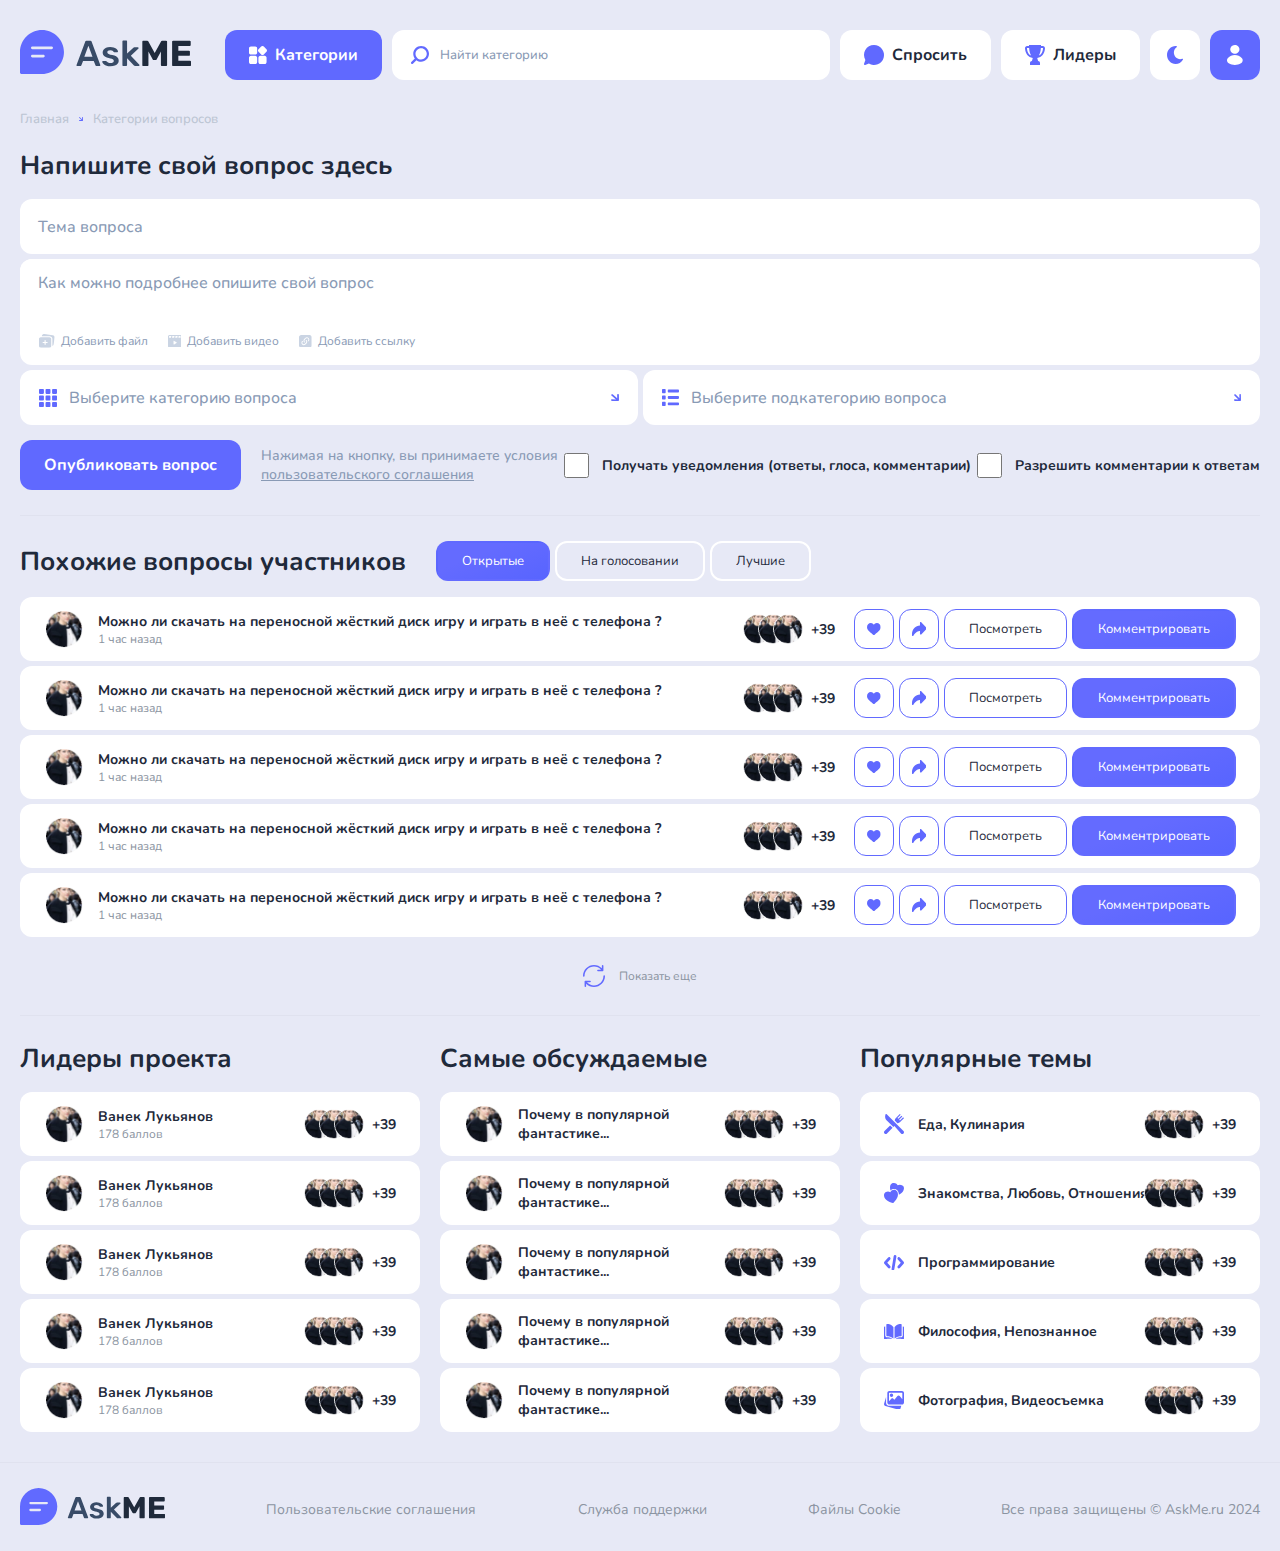
<file: ask.html>
<!DOCTYPE html>
<html lang="en">
  <head>
    <meta charset="UTF-8" />
    <meta name="viewport" content="width=device-width, initial-scale=1.0" />
    <link
      rel="apple-touch-icon"
      sizes="180x180"
      href="./assets/favicon/apple-touch-icon.png"
    />
    <link
      rel="icon"
      type="image/png"
      sizes="32x32"
      href="./assets/favicon/favicon-32x32.png"
    />
    <link
      rel="icon"
      type="image/png"
      sizes="16x16"
      href="./assets/favicon/favicon-16x16.png"
    />
    <link rel="manifest" href="./assets/favicon/site.webmanifest" />
    <title>Напишите свой вопрос | AskMe</title>
    <link rel="stylesheet" href="./styles/main.css" />
    <link rel="stylesheet" href="./styles/ask.css" />
  </head>
  <body>
    <!-- nav -->
    <nav>
      <div class="nav_wrapper container">
        <a href="./index.html">
          <img class="light_logo" src="./assets/logo.svg" alt="" />
          <img class="dark_logo" src="./assets/logo-dark.svg" alt="" />
        </a>
        <div class="nav_list">
          <a href="./categories.html">
            <button class="m_btn category_btn">
              <svg width="18.000000" height="18.000000">
                <use xlink:href="#category-icon"></use>
              </svg>
              Категории
            </button></a
          >
          <div class="search_input">
            <svg width="18.000000" height="18.000000">
              <use xlink:href="#search"></use>
            </svg>
            <input type="text" placeholder="Найти категорию" />
          </div>

          <a href="./ask.html">
            <button class="m_btn">
              <svg width="20.000000" height="20.000000">
                <use xlink:href="#ask"></use>
              </svg>
              Спросить
            </button></a
          >
          <a href="./leaders.html">
            <button class="m_btn">
              <svg width="20.000000" height="20.000000">
                <use xlink:href="#leaders"></use>
              </svg>
              Лидеры
            </button>
          </a>
          <button class="m_btn m_btn_icon mode_toggler" onclick="toggleMode()">
            <svg width="16.000000" height="18.000000">
              <use xlink:href="#light-mode"></use>
            </svg>
          </button>
          <a href="./profile.html">
            <button class="m_btn m_btn_icon category_btn">
              <svg width="16.000000" height="20">
                <use xlink:href="#user"></use>
              </svg></button
          ></a>
          <button
            class="m_btn m_btn_icon category_btn desc_mob_btn"
            onclick="toggleMenu()"
          >
            <img src="./assets/icons/mob-menu.svg" alt="" />
          </button>
        </div>
      </div>
      <div class="nav_mob_wrapper">
        <div class="nav_mob_wrapper_nav">
          <a href="./index.html">
            <img src="./assets/icons/mob-nav-logo.svg" alt="" />
          </a>
          <div>
            <button
              class="m_btn m_btn_icon mode_toggler"
              onclick="toggleMode()"
            >
              <svg width="16.000000" height="18.000000">
                <use xlink:href="#light-mode"></use>
              </svg>
            </button>
            <a href="./profile.html">
              <button class="m_btn">
                <img src="./assets/icons/user.svg" alt="" /></button
            ></a>
            <button class="m_btn" onclick="toggleMenu()">
              <img src="./assets/icons/exit-menu.svg" alt="" />
            </button>
          </div>
        </div>
        <div class="nav_mob_wrapper_list">
          <a href="./categories.html">
            <button class="m_btn mob_category_btn">
              <svg width="18.000000" height="18.000000">
                <use xlink:href="#category-icon"></use>
              </svg>
              Все Категории
            </button></a
          >
          <div class="search_input search_input_mob">
            <svg width="18.000000" height="18.000000" style="fill: #fff">
              <use xlink:href="#search-icon"></use>
            </svg>
            <input type="text" placeholder="Найти категорию" />
          </div>
          <a href="./ask.html" class="mob_sec_item">
            <button class="m_btn">
              <svg width="20.000000" height="20.000000">
                <use xlink:href="#ask"></use>
              </svg>
              Спросить
            </button></a
          >
          <a href="./leaders.html" class="mob_sec_item">
            <button class="m_btn">
              <svg width="20.000000" height="20.000000">
                <use xlink:href="#leaders"></use>
              </svg>
              Лидеры
            </button>
          </a>
        </div>
      </div>
    </nav>

    <!-- page navigation -->
    <div class="pages_navigation container">
      <a href="./index.html">
        <p><span>Главная</span></p></a
      >
      <img src="./assets/icons/more-s-icon.svg" alt="" />
      <a href="./categories.html">
        <p><span>Категории вопросов</span></p></a
      >
    </div>

    <!-- ask-form -->
    <div class="ask_form_wrapper container">
      <div class="blocks_title">
        <h2>Напишите свой вопрос здесь</h2>
      </div>

      <div class="ask_form">
        <div class="ask_form_item">
          <input type="text" placeholder="Тема вопроса" />
        </div>
        <div class="ask_form_item ask_form_item_block_actions">
          <textarea
            placeholder="Как можно подробнее опишите свой вопрос"
          ></textarea>
          <div class="ask_form_item_actions">
            <div>
              <svg width="15.673828" height="13.714294">
                <use xlink:href="#add-file"></use>
              </svg>
              <p><span>Добавить</span><span>+</span> файл</p>
            </div>
            <div>
              <svg width="13.713867" height="12.734680">
                <use xlink:href="#add-video"></use>
              </svg>
              <p><span>Добавить</span> <span>+</span> видео</p>
            </div>
            <div>
              <svg width="12.734375" height="12.734680">
                <use xlink:href="#add-link"></use>
              </svg>
              <p><span>Добавить</span><span>+</span> ссылку</p>
            </div>
          </div>
        </div>
        <div class="select_category_filters">
          <div class="select_category_item">
            <div class="select_category_item_title">
              <img src="./assets/icons/category-menu.svg" alt="" />
              <p class="selected_option">Выберите категорию вопроса</p>
            </div>
            <img src="./assets/icons/more-s-icon.svg" alt="" />
            <div class="select_category_menu hidden">
              <p class="menu_option">Авто, Мото</p>
              <p class="menu_option">Развлечения</p>
              <p class="menu_option">Растения</p>
              <p class="menu_option">Красота и Здоровье</p>
              <p class="menu_option">Семья, Дом, Дети</p>
            </div>
          </div>
          <div class="select_category_item">
            <div class="select_category_item_title">
              <img src="./assets/icons/subcategory-icon.svg" alt="" />
              <p class="selected_option">Выберите подкатегорию вопроса</p>
            </div>
            <img src="./assets/icons/more-s-icon.svg" alt="" />
            <div class="select_category_menu hidden">
              <p class="menu_option">Автоспорт</p>
              <p class="menu_option">Автострахование</p>
              <p class="menu_option">Выбор автомобиля, мотоцикла</p>
              <p class="menu_option">ГИБДД, Обучение, Права</p>
              <p class="menu_option">ПДД, Вождение</p>
            </div>
          </div>
        </div>
        <div class="asf_form_actions">
          <div class="ask_from_send_btn">
            <button class="m_btn category_btn">Опубликовать вопрос</button>
            <p>
              Нажимая на кнопку, вы принимаете условия <br />
              <a href="#"> пользовательского соглашения</a>
            </p>
          </div>
          <label for="setting1">
            <div class="chechbox_item">
              <input type="checkbox" id="setting1" />
              <p class="main_text">
                Получать уведомления (ответы, глоса, комментарии)
              </p>
            </div>
          </label>
          <label for="setting2">
            <div class="chechbox_item">
              <input type="checkbox" id="setting2" />
              <p class="main_text">Разрешить комментарии к ответам</p>
            </div>
          </label>
        </div>
      </div>
      <div class="line container"></div>
    </div>

    <!-- questions -->
    <div class="questions_block container">
      <div class="blocks_title">
        <h2>Похожие вопросы участников</h2>
        <div class="questions_filter">
          <button class="s_btn s_btn_active">Открытые</button>
          <button class="s_btn">На голосовании</button>
          <button class="s_btn">Лучшие</button>
        </div>
      </div>

      <div class="questions_list">
        <div class="question_list_item">
          <div class="question_item_top_data">
            <div class="question_item_top_data_left">
              <img src="./assets/images/avatar.png" alt="" />
              <div>
                <p class="main_text">Ванек Лукьянов</p>
                <span>178 баллов</span>
              </div>
            </div>
            <div class="question_item_top_data_right">
              <button class="s_btn s_btn_icon">
                <svg width="13.714355" height="12.000000">
                  <use xlink:href="#heart"></use>
                </svg>
              </button>
              <button class="s_btn s_btn_icon">
                <svg width="14" height="14.000000">
                  <use xlink:href="#share"></use>
                </svg>
              </button>
            </div>
          </div>
          <a href="./question.html">
            <div class="question_list_item_left">
              <img src="./assets/images/avatar.png" alt="" />
              <div>
                <p class="main_text">
                  Можно ли скачать на переносной жёсткий диск игру и играть в
                  неё с телефона ?
                </p>
                <span>1 час назад</span>
              </div>
            </div></a
          >
          <div class="question_list_item_right">
            <div class="question_list_item_users">
              <img src="./assets/images/avatar.png" alt="" />
              <img src="./assets/images/avatar.png" alt="" />
              <img src="./assets/images/avatar.png" alt="" />
              <p class="main_text">+39</p>
            </div>
            <div class="question_list_item_right_actions">
              <button class="s_btn s_btn_icon">
                <svg width="13.714355" height="12.000000">
                  <use xlink:href="#heart"></use>
                </svg>
              </button>
              <button class="s_btn s_btn_icon">
                <svg width="14" height="14.000000">
                  <use xlink:href="#share"></use>
                </svg>
              </button>
              <button class="s_btn">Посмотреть</button>
              <button class="s_btn s_btn_active">Комментрировать</button>
            </div>
          </div>
        </div>
        <div class="question_list_item">
          <div class="question_item_top_data">
            <div class="question_item_top_data_left">
              <img src="./assets/images/avatar.png" alt="" />
              <div>
                <p class="main_text">Ванек Лукьянов</p>
                <span>178 баллов</span>
              </div>
            </div>
            <div class="question_item_top_data_right">
              <button class="s_btn s_btn_icon">
                <svg width="13.714355" height="12.000000">
                  <use xlink:href="#heart"></use>
                </svg>
              </button>
              <button class="s_btn s_btn_icon">
                <svg width="14" height="14.000000">
                  <use xlink:href="#share"></use>
                </svg>
              </button>
            </div>
          </div>
          <a href="./question.html">
            <div class="question_list_item_left">
              <img src="./assets/images/avatar.png" alt="" />
              <div>
                <p class="main_text">
                  Можно ли скачать на переносной жёсткий диск игру и играть в
                  неё с телефона ?
                </p>
                <span>1 час назад</span>
              </div>
            </div></a
          >
          <div class="question_list_item_right">
            <div class="question_list_item_users">
              <img src="./assets/images/avatar.png" alt="" />
              <img src="./assets/images/avatar.png" alt="" />
              <img src="./assets/images/avatar.png" alt="" />
              <p class="main_text">+39</p>
            </div>
            <div class="question_list_item_right_actions">
              <button class="s_btn s_btn_icon">
                <svg width="13.714355" height="12.000000">
                  <use xlink:href="#heart"></use>
                </svg>
              </button>
              <button class="s_btn s_btn_icon">
                <svg width="14" height="14.000000">
                  <use xlink:href="#share"></use>
                </svg>
              </button>
              <button class="s_btn">Посмотреть</button>
              <button class="s_btn s_btn_active">Комментрировать</button>
            </div>
          </div>
        </div>
        <div class="question_list_item">
          <div class="question_item_top_data">
            <div class="question_item_top_data_left">
              <img src="./assets/images/avatar.png" alt="" />
              <div>
                <p class="main_text">Ванек Лукьянов</p>
                <span>178 баллов</span>
              </div>
            </div>
            <div class="question_item_top_data_right">
              <button class="s_btn s_btn_icon">
                <svg width="13.714355" height="12.000000">
                  <use xlink:href="#heart"></use>
                </svg>
              </button>
              <button class="s_btn s_btn_icon">
                <svg width="14" height="14.000000">
                  <use xlink:href="#share"></use>
                </svg>
              </button>
            </div>
          </div>
          <a href="./question.html">
            <div class="question_list_item_left">
              <img src="./assets/images/avatar.png" alt="" />
              <div>
                <p class="main_text">
                  Можно ли скачать на переносной жёсткий диск игру и играть в
                  неё с телефона ?
                </p>
                <span>1 час назад</span>
              </div>
            </div></a
          >
          <div class="question_list_item_right">
            <div class="question_list_item_users">
              <img src="./assets/images/avatar.png" alt="" />
              <img src="./assets/images/avatar.png" alt="" />
              <img src="./assets/images/avatar.png" alt="" />
              <p class="main_text">+39</p>
            </div>
            <div class="question_list_item_right_actions">
              <button class="s_btn s_btn_icon">
                <svg width="13.714355" height="12.000000">
                  <use xlink:href="#heart"></use>
                </svg>
              </button>
              <button class="s_btn s_btn_icon">
                <svg width="14" height="14.000000">
                  <use xlink:href="#share"></use>
                </svg>
              </button>
              <button class="s_btn">Посмотреть</button>
              <button class="s_btn s_btn_active">Комментрировать</button>
            </div>
          </div>
        </div>
        <div class="question_list_item">
          <div class="question_item_top_data">
            <div class="question_item_top_data_left">
              <img src="./assets/images/avatar.png" alt="" />
              <div>
                <p class="main_text">Ванек Лукьянов</p>
                <span>178 баллов</span>
              </div>
            </div>
            <div class="question_item_top_data_right">
              <button class="s_btn s_btn_icon">
                <svg width="13.714355" height="12.000000">
                  <use xlink:href="#heart"></use>
                </svg>
              </button>
              <button class="s_btn s_btn_icon">
                <svg width="14" height="14.000000">
                  <use xlink:href="#share"></use>
                </svg>
              </button>
            </div>
          </div>
          <a href="./question.html">
            <div class="question_list_item_left">
              <img src="./assets/images/avatar.png" alt="" />
              <div>
                <p class="main_text">
                  Можно ли скачать на переносной жёсткий диск игру и играть в
                  неё с телефона ?
                </p>
                <span>1 час назад</span>
              </div>
            </div></a
          >
          <div class="question_list_item_right">
            <div class="question_list_item_users">
              <img src="./assets/images/avatar.png" alt="" />
              <img src="./assets/images/avatar.png" alt="" />
              <img src="./assets/images/avatar.png" alt="" />
              <p class="main_text">+39</p>
            </div>
            <div class="question_list_item_right_actions">
              <button class="s_btn s_btn_icon">
                <svg width="13.714355" height="12.000000">
                  <use xlink:href="#heart"></use>
                </svg>
              </button>
              <button class="s_btn s_btn_icon">
                <svg width="14" height="14.000000">
                  <use xlink:href="#share"></use>
                </svg>
              </button>
              <button class="s_btn">Посмотреть</button>
              <button class="s_btn s_btn_active">Комментрировать</button>
            </div>
          </div>
        </div>
        <div class="question_list_item">
          <div class="question_item_top_data">
            <div class="question_item_top_data_left">
              <img src="./assets/images/avatar.png" alt="" />
              <div>
                <p class="main_text">Ванек Лукьянов</p>
                <span>178 баллов</span>
              </div>
            </div>
            <div class="question_item_top_data_right">
              <button class="s_btn s_btn_icon">
                <svg width="13.714355" height="12.000000">
                  <use xlink:href="#heart"></use>
                </svg>
              </button>
              <button class="s_btn s_btn_icon">
                <svg width="14" height="14.000000">
                  <use xlink:href="#share"></use>
                </svg>
              </button>
            </div>
          </div>
          <a href="./question.html">
            <div class="question_list_item_left">
              <img src="./assets/images/avatar.png" alt="" />
              <div>
                <p class="main_text">
                  Можно ли скачать на переносной жёсткий диск игру и играть в
                  неё с телефона ?
                </p>
                <span>1 час назад</span>
              </div>
            </div></a
          >
          <div class="question_list_item_right">
            <div class="question_list_item_users">
              <img src="./assets/images/avatar.png" alt="" />
              <img src="./assets/images/avatar.png" alt="" />
              <img src="./assets/images/avatar.png" alt="" />
              <p class="main_text">+39</p>
            </div>
            <div class="question_list_item_right_actions">
              <button class="s_btn s_btn_icon">
                <svg width="13.714355" height="12.000000">
                  <use xlink:href="#heart"></use>
                </svg>
              </button>
              <button class="s_btn s_btn_icon">
                <svg width="14" height="14.000000">
                  <use xlink:href="#share"></use>
                </svg>
              </button>
              <button class="s_btn">Посмотреть</button>
              <button class="s_btn s_btn_active">Комментрировать</button>
            </div>
          </div>
        </div>
      </div>
      <div class="show_more_btn_wrapper">
        <button class="show_more_btn">
          <svg width="22.000000" height="22.000000">
            <use xlink:href="#sync"></use>
          </svg>
          Показать еще
        </button>
      </div>
      <div class="line container"></div>
    </div>

    <!-- top content -->
    <div class="tops_block container">
      <div class="tops_block_item">
        <div class="blocks_title">
          <h2>Лидеры проекта</h2>
        </div>
        <div class="question_list_item">
          <div class="question_list_item_left">
            <img src="./assets/images/avatar.png" alt="" />
            <div>
              <p class="main_text">Ванек Лукьянов</p>
              <span>178 баллов</span>
            </div>
          </div>
          <div class="question_list_item_users">
            <img src="./assets/images/avatar.png" alt="" />
            <img src="./assets/images/avatar.png" alt="" />
            <img src="./assets/images/avatar.png" alt="" />
            <p class="main_text">+39</p>
          </div>
        </div>
        <div class="question_list_item">
          <div class="question_list_item_left">
            <img src="./assets/images/avatar.png" alt="" />
            <div>
              <p class="main_text">Ванек Лукьянов</p>
              <span>178 баллов</span>
            </div>
          </div>
          <div class="question_list_item_users">
            <img src="./assets/images/avatar.png" alt="" />
            <img src="./assets/images/avatar.png" alt="" />
            <img src="./assets/images/avatar.png" alt="" />
            <p class="main_text">+39</p>
          </div>
        </div>
        <div class="question_list_item">
          <div class="question_list_item_left">
            <img src="./assets/images/avatar.png" alt="" />
            <div>
              <p class="main_text">Ванек Лукьянов</p>
              <span>178 баллов</span>
            </div>
          </div>
          <div class="question_list_item_users">
            <img src="./assets/images/avatar.png" alt="" />
            <img src="./assets/images/avatar.png" alt="" />
            <img src="./assets/images/avatar.png" alt="" />
            <p class="main_text">+39</p>
          </div>
        </div>
        <div class="question_list_item">
          <div class="question_list_item_left">
            <img src="./assets/images/avatar.png" alt="" />
            <div>
              <p class="main_text">Ванек Лукьянов</p>
              <span>178 баллов</span>
            </div>
          </div>
          <div class="question_list_item_users">
            <img src="./assets/images/avatar.png" alt="" />
            <img src="./assets/images/avatar.png" alt="" />
            <img src="./assets/images/avatar.png" alt="" />
            <p class="main_text">+39</p>
          </div>
        </div>
        <div class="question_list_item">
          <div class="question_list_item_left">
            <img src="./assets/images/avatar.png" alt="" />
            <div>
              <p class="main_text">Ванек Лукьянов</p>
              <span>178 баллов</span>
            </div>
          </div>
          <div class="question_list_item_users">
            <img src="./assets/images/avatar.png" alt="" />
            <img src="./assets/images/avatar.png" alt="" />
            <img src="./assets/images/avatar.png" alt="" />
            <p class="main_text">+39</p>
          </div>
        </div>
      </div>
      <div class="tops_block_item">
        <div class="blocks_title">
          <h2>Самые обсуждаемые</h2>
        </div>
        <div class="question_list_item">
          <div class="question_list_item_left">
            <img src="./assets/images/avatar.png" alt="" />
            <div>
              <p class="main_text">Почему в популярной фантастике...</p>
            </div>
          </div>
          <div class="question_list_item_users">
            <img src="./assets/images/avatar.png" alt="" />
            <img src="./assets/images/avatar.png" alt="" />
            <img src="./assets/images/avatar.png" alt="" />
            <p class="main_text">+39</p>
          </div>
        </div>
        <div class="question_list_item">
          <div class="question_list_item_left">
            <img src="./assets/images/avatar.png" alt="" />
            <div>
              <p class="main_text">Почему в популярной фантастике...</p>
            </div>
          </div>
          <div class="question_list_item_users">
            <img src="./assets/images/avatar.png" alt="" />
            <img src="./assets/images/avatar.png" alt="" />
            <img src="./assets/images/avatar.png" alt="" />
            <p class="main_text">+39</p>
          </div>
        </div>
        <div class="question_list_item">
          <div class="question_list_item_left">
            <img src="./assets/images/avatar.png" alt="" />
            <div>
              <p class="main_text">Почему в популярной фантастике...</p>
            </div>
          </div>
          <div class="question_list_item_users">
            <img src="./assets/images/avatar.png" alt="" />
            <img src="./assets/images/avatar.png" alt="" />
            <img src="./assets/images/avatar.png" alt="" />
            <p class="main_text">+39</p>
          </div>
        </div>
        <div class="question_list_item">
          <div class="question_list_item_left">
            <img src="./assets/images/avatar.png" alt="" />
            <div>
              <p class="main_text">Почему в популярной фантастике...</p>
            </div>
          </div>
          <div class="question_list_item_users">
            <img src="./assets/images/avatar.png" alt="" />
            <img src="./assets/images/avatar.png" alt="" />
            <img src="./assets/images/avatar.png" alt="" />
            <p class="main_text">+39</p>
          </div>
        </div>
        <div class="question_list_item">
          <div class="question_list_item_left">
            <img src="./assets/images/avatar.png" alt="" />
            <div>
              <p class="main_text">Почему в популярной фантастике...</p>
            </div>
          </div>
          <div class="question_list_item_users">
            <img src="./assets/images/avatar.png" alt="" />
            <img src="./assets/images/avatar.png" alt="" />
            <img src="./assets/images/avatar.png" alt="" />
            <p class="main_text">+39</p>
          </div>
        </div>
      </div>
      <div class="tops_block_item tops_block_item_top_subjects">
        <div class="blocks_title">
          <h2>Популярные темы</h2>
        </div>
        <div class="question_list_item">
          <div class="question_list_item_left">
            <svg width="20" height="20">
              <use xlink:href="#food"></use>
            </svg>
            <div>
              <p class="main_text">Еда, Кулинария</p>
            </div>
          </div>
          <div class="question_list_item_users">
            <img src="./assets/images/avatar.png" alt="" />
            <img src="./assets/images/avatar.png" alt="" />
            <img src="./assets/images/avatar.png" alt="" />
            <p class="main_text">+39</p>
          </div>
        </div>
        <div class="question_list_item">
          <div class="question_list_item_left">
            <svg width="20" height="20">
              <use xlink:href="#love"></use>
            </svg>
            <div>
              <p class="main_text">Знакомства, Любовь, Отношения</p>
            </div>
          </div>
          <div class="question_list_item_users">
            <img src="./assets/images/avatar.png" alt="" />
            <img src="./assets/images/avatar.png" alt="" />
            <img src="./assets/images/avatar.png" alt="" />
            <p class="main_text">+39</p>
          </div>
        </div>
        <div class="question_list_item">
          <div class="question_list_item_left">
            <svg width="20" height="15">
              <use xlink:href="#it"></use>
            </svg>
            <div>
              <p class="main_text">Программирование</p>
            </div>
          </div>
          <div class="question_list_item_users">
            <img src="./assets/images/avatar.png" alt="" />
            <img src="./assets/images/avatar.png" alt="" />
            <img src="./assets/images/avatar.png" alt="" />
            <p class="main_text">+39</p>
          </div>
        </div>
        <div class="question_list_item">
          <div class="question_list_item_left">
            <svg width="20" height="15">
              <use xlink:href="#philo"></use>
            </svg>
            <div>
              <p class="main_text">Философия, Непознанное</p>
            </div>
          </div>
          <div class="question_list_item_users">
            <img src="./assets/images/avatar.png" alt="" />
            <img src="./assets/images/avatar.png" alt="" />
            <img src="./assets/images/avatar.png" alt="" />
            <p class="main_text">+39</p>
          </div>
        </div>
        <div class="question_list_item">
          <div class="question_list_item_left">
            <svg width="20" height="18">
              <use xlink:href="#photo"></use>
            </svg>
            <div>
              <p class="main_text">Фотография, Видеосъемка</p>
            </div>
          </div>
          <div class="question_list_item_users">
            <img src="./assets/images/avatar.png" alt="" />
            <img src="./assets/images/avatar.png" alt="" />
            <img src="./assets/images/avatar.png" alt="" />
            <p class="main_text">+39</p>
          </div>
        </div>
      </div>
    </div>

    <!-- footer -->
    <footer>
      <div class="line container"></div>
      <div class="footer_wrapper container">
        <a href="./index.html">
          <img class="light_logo" src="./assets/logo.svg" alt="" />
          <img class="dark_logo" src="./assets/logo-dark.svg" alt="" />
        </a>
        <a href="#"><p>Пользовательские соглашения</p></a>
        <a href="#"><p>Служба поддержки</p></a>
        <a href="#"><p>Файлы Cookie</p></a>
        <p>Все права защищены © AskMe.ru 2024</p>
      </div>
    </footer>

    <!-- scripts -->
    <script src="./scripts/main.js"></script>

    <!-- svg sprites -->
    <svg style="display: none">
      <!-- nav -->
      <symbol id="ask" viewBox="0 0 20 20">
        <path
          id="Vector"
          d="M9.99 0C8.23 -0.01 6.5 0.46 4.97 1.35C3.44 2.23 2.18 3.51 1.31 5.04C0.43 6.57 -0.02 8.31 0 10.07C0.01 11.84 0.49 13.57 1.39 15.09L0.05 18.78C0 18.91 -0.02 19.06 0 19.2C0.02 19.35 0.08 19.49 0.16 19.61C0.24 19.73 0.35 19.82 0.48 19.89C0.61 19.96 0.76 19.99 0.9 20C1.01 19.99 1.11 19.98 1.21 19.94L4.9 18.6C6.23 19.38 7.71 19.85 9.25 19.97C10.78 20.08 12.32 19.84 13.75 19.27C15.17 18.69 16.45 17.79 17.47 16.64C18.49 15.49 19.23 14.12 19.64 12.63C20.05 11.15 20.1 9.59 19.81 8.08C19.52 6.57 18.88 5.15 17.94 3.93C17.01 2.7 15.81 1.71 14.43 1.03C13.05 0.35 11.53 -0.01 9.99 0Z"
          fill-opacity="1.000000"
          fill-rule="nonzero"
        />
      </symbol>
      <!--  -->
      <symbol id="leaders" viewBox="0 0 20 20">
        <path
          id="Vector"
          d="M19.41 1.7C19.01 1.28 18.44 1.03 17.86 1.03L16 1.03C16 0.7 16.01 0.35 16.01 0L3.99 0C3.99 0.35 4 0.7 4.01 1.03L2.13 1.03C1.55 1.03 0.98 1.28 0.58 1.7C0.17 2.13 -0.04 2.71 0 3.31C0.33 8.89 3.22 12.4 7.79 12.92L6.9 16C5.85 16 5 16.85 5 17.9L5 20L15.01 20L15.01 17.9C15.01 16.85 14.16 16 13.1 16L12.22 12.92C16.78 12.39 19.66 8.89 19.99 3.31C20.03 2.72 19.82 2.13 19.41 1.7ZM2 3.19C1.99 3.13 2.02 3.09 2.04 3.07C2.07 3.03 2.12 3.03 2.13 3.03L4.1 3.03C4.4 6.97 5.27 9.2 6.11 10.46C2.9 9.11 2.14 5.52 2 3.19ZM13.89 10.45C14.74 9.18 15.6 6.96 15.9 3.03L17.86 3.03C17.88 3.03 17.92 3.03 17.96 3.07C17.98 3.09 18 3.13 18 3.18C17.85 5.52 17.09 9.1 13.89 10.45Z"
        />
      </symbol>
      <!--  -->
      <symbol id="light-mode" viewBox="0 0 16 18">
        <path
          id="Vector"
          d="M15.87 13.02C15.71 12.82 15.46 12.75 15.23 12.83C14.59 13.07 13.9 13.2 13.18 13.2C9.7 13.2 6.87 10.23 6.87 6.59C6.87 4.4 7.9 2.37 9.63 1.14C9.83 1 9.92 0.75 9.87 0.51C9.82 0.27 9.63 0.09 9.39 0.05C9.13 0.01 8.86 0 8.59 0C3.85 0 0 4.03 0 9C0 13.96 3.85 18 8.59 18C11.6 18 14.34 16.39 15.91 13.71C16.04 13.5 16.02 13.22 15.87 13.02Z"
        />
      </symbol>
      <!--  -->
      <symbol id="category-icon" viewBox="0 0 18 18">
        <path
          id="Vector"
          d="M8.16 11.72C8.16 11.22 7.96 10.74 7.6 10.39C7.25 10.03 6.77 9.83 6.27 9.83C5.03 9.83 3.13 9.83 1.88 9.83C1.38 9.83 0.9 10.03 0.55 10.39C0.19 10.74 0 11.22 0 11.72L0 16.11C0 16.61 0.19 17.09 0.55 17.44C0.9 17.8 1.38 18 1.88 18L6.27 18C6.77 18 7.25 17.8 7.6 17.44C7.96 17.09 8.16 16.61 8.16 16.11L8.16 11.72ZM17.57 11.72C17.57 11.22 17.38 10.74 17.02 10.39C16.67 10.03 16.19 9.83 15.69 9.83C14.44 9.83 12.54 9.83 11.3 9.83C10.8 9.83 10.32 10.03 9.96 10.39C9.61 10.74 9.41 11.22 9.41 11.72L9.41 16.11C9.41 16.61 9.61 17.09 9.96 17.44C10.32 17.8 10.8 18 11.3 18L15.69 18C16.19 18 16.67 17.8 17.02 17.44C17.38 17.09 17.57 16.61 17.57 16.11L17.57 11.72ZM14.82 8.45L17.44 5.83C18.18 5.09 18.18 3.9 17.44 3.17L14.82 0.55C14.09 -0.19 12.9 -0.19 12.16 0.55L9.54 3.17C8.81 3.9 8.81 5.09 9.54 5.83L12.16 8.45C12.9 9.18 14.09 9.18 14.82 8.45ZM8.16 2.3C8.16 1.8 7.96 1.32 7.6 0.97C7.25 0.61 6.77 0.42 6.27 0.42C5.03 0.42 3.13 0.42 1.88 0.42C1.38 0.42 0.9 0.61 0.55 0.97C0.19 1.32 0 1.8 0 2.3L0 6.69C0 7.19 0.19 7.67 0.55 8.03C0.9 8.38 1.38 8.58 1.88 8.58L6.27 8.58C6.77 8.58 7.25 8.38 7.6 8.03C7.96 7.67 8.16 7.19 8.16 6.69L8.16 2.3Z"
        />
      </symbol>
      <!--  -->
      <symbol id="search-icon" viewBox="0 0 18 18">
        <path
          id="Vector"
          d="M5.44 14.2C6.75 15.17 8.37 15.75 10.12 15.75C14.47 15.75 18 12.22 18 7.87C18 3.52 14.47 0 10.12 0C5.78 0 2.25 3.52 2.25 7.87C2.25 9.64 2.83 11.27 3.82 12.58L0.33 16.07L0.32 16.08C-0.12 16.52 -0.11 17.23 0.33 17.67C0.54 17.88 0.83 18 1.13 18C1.42 18 1.71 17.88 1.92 17.67L5.44 14.2ZM6.25 11.95C7.26 12.91 8.62 13.5 10.12 13.5C13.23 13.5 15.75 10.98 15.75 7.87C15.75 4.76 13.23 2.25 10.12 2.25C7.02 2.25 4.5 4.76 4.5 7.87C4.5 9.38 5.1 10.75 6.07 11.77C6.11 11.8 6.14 11.83 6.18 11.87C6.21 11.9 6.23 11.92 6.25 11.95Z"
          fill="#FFFFFF"
          fill-opacity="1.000000"
          fill-rule="evenodd"
        />
      </symbol>
      <!--  -->
      <symbol id="search" viewBox="0 0 18 18">
        <path
          id="Vector"
          d="M5.44 14.2C6.75 15.17 8.37 15.74 10.12 15.74C14.47 15.74 18 12.22 18 7.87C18 3.52 14.47 0 10.12 0C5.78 0 2.25 3.52 2.25 7.87C2.25 9.64 2.83 11.27 3.82 12.58L0.33 16.07L0.32 16.08C-0.12 16.52 -0.11 17.23 0.33 17.67C0.54 17.88 0.83 18 1.13 18C1.43 18 1.71 17.88 1.92 17.67L5.44 14.2ZM6.25 11.95C7.26 12.91 8.62 13.5 10.12 13.5C13.23 13.5 15.75 10.98 15.75 7.87C15.75 4.76 13.23 2.25 10.12 2.25C7.02 2.25 4.5 4.76 4.5 7.87C4.5 9.38 5.1 10.75 6.07 11.77C6.11 11.8 6.14 11.83 6.18 11.87C6.21 11.9 6.23 11.92 6.25 11.95Z"
          fill="#626AFF"
          fill-opacity="1.000000"
          fill-rule="evenodd"
        />
      </symbol>
      <!--  -->
      <symbol id="user" viewBox="0 0 16 20">
        <path
          id="Vector"
          d="M12.44 4.39C12.44 5.26 12.17 6.11 11.66 6.83C11.16 7.56 10.44 8.12 9.61 8.45C8.77 8.78 7.85 8.87 6.96 8.7C6.07 8.53 5.25 8.11 4.61 7.5C3.97 6.88 3.53 6.1 3.36 5.25C3.18 4.4 3.27 3.51 3.62 2.71C3.96 1.91 4.55 1.22 5.31 0.74C6.06 0.25 6.95 0 7.85 0C8.45 6.1e-5 9.05 0.11 9.61 0.33C10.16 0.55 10.67 0.87 11.09 1.28C11.52 1.69 11.86 2.18 12.09 2.71C12.32 3.24 12.44 3.81 12.44 4.39ZM7.85 10.09C6.55 10.09 5.27 10.34 4.08 10.85C2.89 11.35 1.83 12.08 0.95 13C-0.6 14.61 -0.22 17.19 1.73 18.34C3.57 19.42 5.69 20 7.85 20C10.01 20 12.13 19.42 13.97 18.34C15.92 17.19 16.3 14.61 14.75 13C13.88 12.08 12.81 11.35 11.62 10.85C10.43 10.34 9.15 10.09 7.85 10.09Z"
          fill="#FFFFFF"
          fill-opacity="1.000000"
          fill-rule="nonzero"
        />
      </symbol>

      <!-- subjects -->
      <symbol id="auto" viewBox="0 0 22 22">
        <path
          id="Vector"
          d="M0 11C0 4.94 4.94 0 11 0C17.05 0 22 4.94 22 11C22 17.05 17.05 22 11 22C4.94 22 0 17.05 0 11ZM19.27 9.71C18.65 5.7 15.18 2.62 11 2.62C6.81 2.62 3.34 5.7 2.72 9.71L4.95 9.71C6.37 9.71 7.71 9.14 8.64 8.15C9.92 6.79 12.07 6.79 13.35 8.15C14.28 9.14 15.62 9.71 17.04 9.71L19.27 9.71ZM9.06 11.64C9.06 12.71 9.93 13.57 11 13.57C12.06 13.57 12.93 12.71 12.93 11.64C12.93 10.57 12.06 9.71 11 9.71C9.93 9.71 9.06 10.57 9.06 11.64ZM11.64 11.64C11.64 12 11.35 12.28 11 12.28C10.64 12.28 10.35 12 10.35 11.64C10.35 11.28 10.64 11 11 11C11.35 11 11.64 11.28 11.64 11.64ZM12.97 18.02C13.03 18.37 13.13 18.72 13.28 19.06C15.8 18.34 17.85 16.47 18.8 14.05C18.34 13.87 17.99 13.75 17.71 13.68C15.09 13.02 12.56 15.28 12.97 18.02L12.97 18.02ZM5.19 13.57C4.46 13.57 3.93 13.76 3.19 14.05C4.14 16.47 6.19 18.34 8.71 19.06C8.86 18.73 8.96 18.38 9.02 18.02L9.02 18.02C9.37 15.67 7.54 13.57 5.19 13.57Z"
        />
      </symbol>
      <!--  -->
      <symbol id="gaming" viewBox="0 0 24 17.5">
        <path
          id="Vector"
          d="M23.99 13.84C23.94 10.7 23.57 7.54 22.96 4.34C22.47 2.12 20.69 0.14 17.85 0C15.75 -0.09 15.35 1.11 12.97 1.08C12.32 1.08 11.67 1.08 11.02 1.08C8.64 1.11 8.24 -0.09 6.14 0C3.3 0.14 1.47 2.12 1.03 4.34C0.42 7.54 0.05 10.7 0 13.84C-0.02 16.02 2.13 17.47 3.55 17.57C6.3 17.77 8.48 12.93 10.14 12.93C11.38 12.94 12.61 12.94 13.85 12.93C15.51 12.93 17.69 17.77 20.44 17.57C21.86 17.47 24.06 16.01 23.99 13.84L23.99 13.84ZM8.94 7.73L7.66 7.73L7.66 9.01C7.66 9.55 7.23 9.98 6.69 9.98C6.15 9.98 5.71 9.55 5.71 9.01L5.71 7.73L4.43 7.73C3.89 7.73 3.45 7.29 3.45 6.75C3.45 6.21 3.89 5.77 4.43 5.77L5.71 5.77L5.71 4.49C5.71 3.95 6.15 3.51 6.69 3.51C7.23 3.51 7.66 3.95 7.66 4.49L7.66 5.77L8.94 5.77C9.48 5.77 9.92 6.21 9.92 6.75C9.92 7.29 9.48 7.73 8.94 7.73ZM16.85 9.98C16.08 10 15.44 9.4 15.42 8.63C15.4 7.87 16.01 7.23 16.77 7.21C17.54 7.19 18.18 7.79 18.2 8.56C18.21 9.33 17.61 9.96 16.85 9.98ZM19.15 6.29C18.39 6.31 17.75 5.7 17.73 4.94C17.71 4.17 18.31 3.53 19.08 3.51C19.85 3.49 20.48 4.1 20.5 4.86C20.52 5.63 19.92 6.27 19.15 6.29Z"
        />
      </symbol>
      <!--  -->
      <symbol id="settings" viewBox="0 0 22 20">
        <path
          id="Vector"
          d="M21.81 10C21.81 8.96 21.4 7.97 20.67 7.24C19.95 6.51 18.96 6.11 17.94 6.11C17.82 6.11 17.7 6.12 17.58 6.13C17.65 6.03 17.72 5.93 17.78 5.82C18.03 5.38 18.2 4.89 18.26 4.38C18.33 3.88 18.29 3.36 18.16 2.87C18.03 2.37 17.8 1.91 17.49 1.51C17.18 1.11 16.8 0.77 16.36 0.52C15.47 0 14.42 -0.14 13.43 0.13C12.44 0.39 11.6 1.04 11.08 1.94C11.01 2.04 10.96 2.15 10.91 2.26C10.86 2.15 10.8 2.04 10.74 1.94C10.22 1.04 9.37 0.39 8.39 0.13C7.4 -0.14 6.34 0 5.46 0.52C5.02 0.77 4.63 1.11 4.32 1.51C4.01 1.91 3.79 2.37 3.65 2.87C3.52 3.36 3.49 3.88 3.56 4.38C3.62 4.89 3.79 5.38 4.04 5.82C4.1 5.93 4.17 6.03 4.24 6.13C4.12 6.12 4 6.11 3.87 6.11C3.37 6.1 2.86 6.2 2.39 6.39C1.92 6.58 1.49 6.87 1.13 7.23C0.77 7.59 0.49 8.02 0.29 8.5C0.1 8.97 0 9.48 0 10C0 10.51 0.1 11.02 0.29 11.49C0.49 11.97 0.77 12.4 1.13 12.76C1.49 13.12 1.92 13.41 2.39 13.6C2.86 13.79 3.37 13.89 3.87 13.88C4 13.88 4.12 13.87 4.24 13.86C4.17 13.96 4.1 14.06 4.04 14.17C3.79 14.61 3.62 15.1 3.56 15.61C3.49 16.11 3.52 16.63 3.65 17.12C3.79 17.62 4.01 18.08 4.32 18.48C4.63 18.88 5.02 19.22 5.46 19.47C6.34 19.99 7.4 20.13 8.39 19.86C9.37 19.6 10.22 18.95 10.74 18.05C10.8 17.95 10.86 17.84 10.91 17.73C10.96 17.84 11.01 17.95 11.08 18.05C11.6 18.95 12.44 19.6 13.43 19.86C14.42 20.13 15.47 19.99 16.36 19.47C16.8 19.22 17.18 18.88 17.49 18.48C17.8 18.08 18.03 17.62 18.16 17.12C18.29 16.63 18.33 16.11 18.26 15.61C18.2 15.1 18.03 14.61 17.78 14.17C17.72 14.06 17.65 13.96 17.58 13.86C17.7 13.87 17.82 13.88 17.94 13.88C18.96 13.88 19.95 13.48 20.67 12.75C21.4 12.02 21.81 11.03 21.81 10ZM10.91 13.21C10.28 13.21 9.67 13.02 9.15 12.67C8.63 12.31 8.22 11.81 7.98 11.23C7.74 10.64 7.68 9.99 7.8 9.37C7.93 8.74 8.23 8.17 8.67 7.72C9.11 7.27 9.68 6.97 10.29 6.84C10.9 6.72 11.54 6.78 12.12 7.03C12.7 7.27 13.19 7.68 13.54 8.21C13.89 8.74 14.07 9.36 14.07 10C14.07 10.85 13.74 11.67 13.15 12.27C12.55 12.87 11.75 13.21 10.91 13.21Z"
        />
      </symbol>
      <!--  -->
      <symbol id="health" viewBox="0 0 22 20">
        <path
          id="Vector"
          d="M10.55 19.89L10.55 19.89C10.83 20.03 11.16 20.03 11.44 19.89C11.44 19.89 11.77 19.72 11.91 19.64C12.2 19.48 12.6 19.25 13.09 18.94C14.06 18.34 15.35 17.45 16.65 16.31C19.21 14.07 22 10.69 22 6.5C22 5.07 21.57 3.47 20.6 2.2C19.61 0.9 18.07 0 16 0C13.93 0 12.45 0.89 11.5 1.76C11.31 1.94 11.14 2.11 11 2.28C10.85 2.11 10.68 1.94 10.49 1.76C9.54 0.89 8.06 0 6 0C3.92 0 2.38 0.9 1.39 2.2C0.42 3.47 0 5.07 0 6.5C0 10.69 2.78 14.07 5.34 16.31C6.64 17.45 7.93 18.34 8.9 18.94C9.39 19.25 9.79 19.48 10.08 19.64C10.22 19.72 10.55 19.89 10.55 19.89ZM11.5 7C11.77 7 12 7.22 12 7.5L12 9L13.5 9C13.77 9 14 9.22 14 9.5L14 10.5C14 10.77 13.77 11 13.5 11L12 11L12 12.5C12 12.77 11.77 13 11.5 13L10.5 13C10.22 13 10 12.77 10 12.5L10 11L8.5 11C8.22 11 8 10.77 8 10.5L8 9.5C8 9.22 8.22 9 8.5 9L10 9L10 7.5C10 7.22 10.22 7 10.5 7L11.5 7Z"
        />
      </symbol>
      <!--  -->
      <symbol id="family" viewBox="0 0 22 22">
        <path
          id="Vector"
          d="M19.26 2.86C19.26 4.44 17.98 5.73 16.4 5.73C14.81 5.73 13.53 4.44 13.53 2.86C13.53 1.28 14.81 0 16.4 0C17.98 0 19.26 1.28 19.26 2.86ZM5.6 0C7.18 0 8.46 1.28 8.46 2.87C8.45 4.45 7.17 5.73 5.59 5.73C4 5.72 2.72 4.44 2.73 2.86C2.73 1.27 4.01 -0.01 5.6 0ZM11 9.97C12.16 9.97 13.11 9.02 13.11 7.85C13.11 6.68 12.16 5.73 11 5.73C9.83 5.73 8.88 6.68 8.88 7.85C8.88 9.02 9.83 9.97 11 9.97ZM6.06 16.43L7.27 11.69C7.48 10.86 8.05 10.2 8.79 9.86C8.31 9.33 8.01 8.62 8.01 7.85C8.01 7.45 8.09 7.07 8.24 6.72C7.87 6.51 7.45 6.4 7.01 6.4L4.17 6.4C2.99 6.4 1.96 7.2 1.67 8.34L0.04 14.75C-0.2 15.7 0.52 16.62 1.5 16.62L2.72 16.62L2.72 20.71C2.72 21.42 3.3 22 4.01 22L7.17 22C7.54 22 7.87 21.84 8.1 21.6C8.05 21.42 8.02 21.23 8.02 21.04L8.02 18.88L7.97 18.88C7.36 18.88 6.79 18.6 6.41 18.12C6.08 17.69 5.94 17.16 6.02 16.63C6.03 16.56 6.04 16.49 6.06 16.43ZM20.32 8.34L21.95 14.75C22.19 15.7 21.47 16.62 20.49 16.62L19.27 16.62L19.27 20.7C19.27 21.41 18.69 21.99 17.98 21.99L14.82 21.99C14.45 21.99 14.12 21.84 13.89 21.59C13.94 21.41 13.97 21.23 13.97 21.04L13.97 18.88L14.02 18.88C14.63 18.88 15.2 18.6 15.58 18.12C15.91 17.69 16.05 17.16 15.97 16.62C15.96 16.56 15.95 16.49 15.93 16.43L14.73 11.69C14.51 10.86 13.94 10.2 13.2 9.86C13.68 9.33 13.98 8.62 13.98 7.85C13.98 7.45 13.9 7.06 13.75 6.72C14.12 6.51 14.54 6.4 14.98 6.4L17.82 6.4C19 6.4 20.02 7.2 20.32 8.34ZM13.89 11.9L15.1 16.64C15.28 17.34 14.75 18.02 14.02 18.02L13.12 18.02L13.12 21.04C13.12 21.57 12.69 22 12.16 22L9.83 22C9.3 22 8.88 21.57 8.88 21.04L8.88 18.02L7.97 18.02C7.24 18.02 6.71 17.34 6.89 16.64L8.1 11.9C8.31 11.06 9.07 10.47 9.95 10.47L12.04 10.47C12.92 10.47 13.68 11.06 13.89 11.9Z"
        />
      </symbol>
      <!--  -->
      <symbol id="food" viewBox="0 0 20 20">
        <path
          id="Vector"
          d="M19.48 17L2.47 0L1.75 0L1.6 0.37C1.22 1.35 1.05 2.35 1.13 3.27C1.21 4.31 1.61 5.22 2.27 5.88L9.43 13.04L10.38 12.09L16.99 19.49C17.65 20.14 18.78 20.18 19.48 19.49C20.17 18.8 20.17 17.69 19.48 17ZM15.97 6.5L19.15 3.33L19.98 4.15L15.83 8.3C15.33 8.81 14.65 9.11 13.94 9.15C13.75 9.16 13.58 9.2 13.41 9.27L10.71 6.58C10.78 6.41 10.82 6.23 10.83 6.05C10.88 5.33 11.18 4.66 11.69 4.15L15.83 0.01L16.66 0.84L13.48 4.02L14.31 4.84L17.49 1.67L18.32 2.5L15.14 5.67L15.97 6.5ZM6.11 11.38L0.51 16.98C-0.18 17.67 -0.18 18.78 0.51 19.47C1.16 20.12 2.29 20.18 3 19.47L8.6 13.87L6.11 11.38Z"
        />
      </symbol>
      <!--  -->
      <symbol id="love" viewBox="0 0 20 20">
        <path
          id="Vector"
          d="M6.29 6.74C6.35 6.96 6.42 7.18 6.5 7.41C8.12 5.83 10.54 5.59 12.2 6.39C13.91 7.22 14.96 9.23 14.87 11.77C16.05 11.22 17.1 10.56 17.82 9.82C19.95 7.62 20.53 5.05 19.39 3.37C18.33 1.81 15.78 0.95 13.64 2.34C12.49 0.06 9.85 -0.46 8.16 0.36C6.33 1.24 5.53 3.76 6.29 6.74ZM11.8 7.23C10.11 6.42 7.47 6.94 6.31 9.22C4.17 7.82 1.63 8.69 0.57 10.24C-0.57 11.92 0 14.5 2.15 16.7C3.6 18.19 6.48 19.34 8.84 19.97C9.08 20.04 9.33 19.97 9.51 19.79C11.23 18.07 13.16 15.63 13.67 13.62C14.42 10.64 13.63 8.12 11.8 7.23Z"
        />
      </symbol>
      <!--  -->
      <symbol id="it" viewBox="0 0 20 15">
        <path
          id="Vector"
          d="M7.6 13.9L9.67 1.18L9.67 1.18C9.73 0.81 9.93 0.48 10.23 0.26C10.37 0.15 10.54 0.07 10.72 0.03C10.89 -0.01 11.08 -0.02 11.26 0.01C11.62 0.08 11.94 0.28 12.15 0.59C12.36 0.89 12.45 1.27 12.39 1.64L10.32 14.37C10.27 14.7 10.1 15 9.85 15.21C9.6 15.43 9.29 15.55 8.96 15.55C8.89 15.55 8.81 15.54 8.73 15.53C8.37 15.47 8.05 15.26 7.84 14.96C7.63 14.65 7.54 14.27 7.6 13.9ZM4.15 12.97C4.4 13.25 4.74 13.41 5.11 13.43C5.47 13.44 5.83 13.31 6.1 13.06C6.37 12.8 6.53 12.45 6.55 12.08C6.56 11.7 6.43 11.34 6.19 11.06L3.25 7.77L6.18 4.49C6.43 4.21 6.56 3.84 6.55 3.47C6.53 3.09 6.37 2.74 6.1 2.49C5.83 2.23 5.47 2.1 5.11 2.12C4.74 2.13 4.4 2.3 4.15 2.57L0.36 6.82C0.12 7.08 0 7.42 0 7.77C0 8.13 0.12 8.47 0.36 8.73L4.15 12.97ZM15.84 2.58C15.59 2.3 15.25 2.14 14.88 2.12C14.52 2.1 14.16 2.24 13.89 2.49C13.62 2.74 13.46 3.1 13.44 3.47C13.43 3.85 13.56 4.21 13.8 4.49L16.74 7.77L13.81 11.06C13.56 11.34 13.43 11.7 13.44 12.08C13.46 12.45 13.62 12.81 13.89 13.06C14.16 13.31 14.52 13.45 14.88 13.43C15.25 13.41 15.59 13.25 15.84 12.97L19.63 8.73C19.87 8.47 20 8.13 20 7.77C20 7.42 19.87 7.08 19.63 6.82L15.84 2.58Z"
        />
      </symbol>
      <!--  -->
      <symbol id="philo" viewBox="0 0 20 15">
        <path
          id="Vector"
          d="M17.65 0.71L17.65 11.44C17.65 11.84 17.33 12.16 16.93 12.16C15.27 12.16 12.48 12.51 10.55 14.52L10.55 3.29C10.55 3.16 10.58 3.03 10.65 2.93C12.23 0.39 15.27 0 16.94 0L16.94 0C17.13 0 17.3 0.07 17.44 0.2C17.57 0.34 17.65 0.52 17.65 0.71ZM3.05 6.1e-5L3.05 6.1e-5C4.72 0 7.76 0.39 9.34 2.93C9.41 3.03 9.44 3.16 9.44 3.29L9.44 14.52C7.51 12.51 4.72 12.16 3.06 12.16C2.66 12.16 2.34 11.84 2.34 11.44L2.34 0.71C2.34 0.52 2.42 0.34 2.55 0.2C2.69 0.07 2.86 6.1e-5 3.05 6.1e-5ZM1.23 2.47L1.23 11.44C1.23 12.45 2.05 13.27 3.05 13.27C4.47 13.27 6.8 13.55 8.45 15.11C5.59 14.41 2.59 14.87 0.87 15.26C0.66 15.31 0.44 15.25 0.26 15.12C0.09 14.98 0 14.78 0 14.56L0 3.19C0 2.79 0.32 2.47 0.71 2.47L1.23 2.47ZM19.28 2.47L18.76 2.47L18.76 11.44C18.76 12.45 17.94 13.27 16.94 13.27C15.52 13.27 13.19 13.55 11.54 15.11C14.4 14.41 17.4 14.87 19.12 15.26C19.33 15.31 19.55 15.26 19.73 15.12C19.9 14.98 20 14.78 20 14.56L20 3.19C20 2.79 19.67 2.47 19.28 2.47Z"
        />
      </symbol>
      <!--  -->
      <symbol id="photo" viewBox="0 0 20 18">
        <path
          id="Vector"
          d="M5.41 0L17.91 0C19.06 0 20 0.95 20 2.12L20 11.45C20 12.62 19.06 13.57 17.91 13.57L5.41 13.57C4.26 13.57 3.33 12.62 3.33 11.45L3.33 2.12C3.33 0.95 4.26 0 5.41 0ZM17.91 1.69L5.41 1.69C5.18 1.69 4.99 1.88 4.99 2.12L4.99 10.13L7.29 7.78C7.86 7.2 8.79 7.2 9.36 7.78L10.37 8.81L13.46 5.03C13.74 4.69 14.15 4.49 14.58 4.49C15.01 4.5 15.42 4.68 15.7 5.01L18.33 8.14L18.33 2.12C18.33 1.88 18.14 1.69 17.91 1.69ZM7.49 5.93C8.41 5.93 9.16 5.17 9.16 4.24C9.16 3.3 8.41 2.54 7.49 2.54C6.58 2.54 5.83 3.3 5.83 4.24C5.83 5.17 6.58 5.93 7.49 5.93ZM5.2 14.84C3.87 14.84 2.68 13.97 2.25 12.68L2.22 12.58C2.12 12.24 2.08 11.95 2.08 11.66L2.08 5.88L0.06 12.75C-0.2 13.76 0.39 14.81 1.38 15.09L14.27 18.6C14.43 18.64 14.59 18.66 14.75 18.66C15.58 18.66 16.34 18.1 16.55 17.27L17.3 14.84L5.2 14.84Z"
        />
      </symbol>

      <!-- items -->
      <symbol id="heart" viewBox="0 0 13.7144 12">
        <path
          id="Heart"
          d="M12.35 7.57C11.75 8.32 9.08 10.55 7.7 11.69C7.2 12.1 6.5 12.1 6.01 11.69C4.62 10.55 1.96 8.32 1.35 7.57C0.43 6.44 0 5.36 0 4.18C0 3.04 0.38 1.98 1.08 1.21C1.8 0.43 2.77 0 3.83 0C4.62 0 5.34 0.25 5.98 0.75C6.31 1.01 6.61 1.32 6.85 1.68C7.1 1.33 7.39 1.01 7.72 0.75C8.36 0.25 9.09 0 9.88 0C10.94 0 11.91 0.43 12.62 1.21C13.32 1.98 13.71 3.03 13.71 4.18C13.71 5.36 13.28 6.44 12.35 7.57Z"
        />
      </symbol>
      <!--  -->
      <symbol id="share" viewBox="0 0 14 14">
        <path
          id="Vector"
          d="M9.24 0.22C9.13 0.11 9 0.04 8.86 0.01C8.71 -0.02 8.57 0 8.43 0.05C8.3 0.11 8.18 0.21 8.1 0.34C8.02 0.46 7.97 0.61 7.97 0.76L7.97 3.46C5.85 3.48 3.82 4.37 2.33 5.94C0.84 7.51 0 9.63 0 11.84L0 13.23C0 13.39 0.05 13.55 0.14 13.68C0.24 13.82 0.37 13.91 0.52 13.96C0.59 13.98 0.66 14 0.73 14C0.86 14 0.98 13.96 1.08 13.9C1.19 13.84 1.28 13.76 1.35 13.65C4.17 9.24 6.88 8.93 7.97 9.02L7.97 11.84C7.97 11.99 8.02 12.14 8.1 12.27C8.18 12.4 8.3 12.49 8.43 12.55C8.57 12.61 8.71 12.63 8.86 12.6C9 12.57 9.13 12.49 9.24 12.39L14.56 6.85C14.62 6.77 14.68 6.69 14.72 6.6C14.75 6.5 14.77 6.4 14.77 6.3C14.77 6.2 14.75 6.1 14.72 6.01C14.68 5.91 14.62 5.83 14.56 5.76L9.24 0.22Z"
        />
      </symbol>
      <!--  -->
      <symbol id="sync" viewBox="0 0 22 22">
        <path
          id="Sync"
          d="M1.57 11C1.57 11.43 1.21 11.78 0.78 11.78C0.35 11.78 0 11.43 0 11C0 4.93 4.93 0 11 0C14.02 0 16.82 1.2 18.85 3.27L18.85 0.78C18.85 0.35 19.2 0 19.64 0C20.07 0 20.42 0.35 20.42 0.78L20.42 5.5C20.42 5.93 20.07 6.28 19.64 6.28L14.92 6.28C14.49 6.28 14.14 5.93 14.14 5.5C14.14 5.06 14.49 4.71 14.92 4.71L18.05 4.71C16.29 2.73 13.75 1.57 11 1.57C5.8 1.57 1.57 5.8 1.57 11ZM21.21 10.21C20.78 10.21 20.42 10.56 20.42 11C20.42 16.19 16.19 20.42 11 20.42C8.24 20.42 5.7 19.26 3.94 17.28L7.07 17.28C7.5 17.28 7.85 16.93 7.85 16.5C7.85 16.06 7.5 15.71 7.07 15.71L2.35 15.71C1.92 15.71 1.57 16.06 1.57 16.5L1.57 21.21C1.57 21.64 1.92 22 2.35 22C2.79 22 3.14 21.64 3.14 21.21L3.14 18.72C5.17 20.79 7.97 22 11 22C17.06 22 22 17.06 22 11C22 10.56 21.64 10.21 21.21 10.21Z"
        />
      </symbol>

      <!--  -->
      <symbol id="add-video" viewBox="0 0 13.7139 12.7347">
        <path
          id="Vector"
          d="M13.71 3.18L13.71 11.14C13.71 11.56 13.54 11.96 13.25 12.26C12.95 12.56 12.55 12.73 12.13 12.73L1.58 12.73C1.16 12.73 0.76 12.56 0.46 12.26C0.16 11.96 0 11.56 0 11.14L0 1.59C0 1.16 0.16 0.76 0.46 0.46C0.76 0.16 1.16 0 1.58 0L12.13 0C12.55 0 12.95 0.16 13.25 0.46C13.54 0.76 13.71 1.16 13.71 1.59L13.71 3.18ZM12.65 2.65L12.65 1.59C12.65 1.45 12.6 1.31 12.5 1.21C12.4 1.11 12.27 1.06 12.13 1.06L10.71 1.06L10.4 2.65L12.65 2.65ZM9.32 2.65L9.64 1.06L7.55 1.06L7.23 2.65L9.32 2.65ZM1.05 2.65L2.99 2.65L3.31 1.06L1.58 1.06C1.44 1.06 1.3 1.11 1.2 1.21C1.11 1.31 1.05 1.45 1.05 1.59L1.05 2.65ZM4.07 2.65L6.16 2.65L6.47 1.06L4.38 1.06L4.07 2.65ZM6.21 9.5L8.49 8.07C8.55 8.03 8.61 7.97 8.64 7.91C8.68 7.84 8.7 7.76 8.7 7.69C8.7 7.61 8.68 7.54 8.64 7.47C8.61 7.41 8.55 7.35 8.49 7.31L6.21 5.88C6.15 5.84 6.07 5.81 5.99 5.81C5.91 5.81 5.83 5.83 5.76 5.87C5.69 5.91 5.64 5.96 5.59 6.03C5.55 6.1 5.53 6.18 5.53 6.26L5.53 9.12C5.53 9.2 5.55 9.28 5.59 9.35C5.64 9.42 5.69 9.47 5.76 9.51C5.83 9.55 5.91 9.57 5.99 9.57C6.07 9.56 6.15 9.54 6.21 9.5Z"
        />
      </symbol>
      <!--  -->
      <symbol id="add-link" viewBox="0 0 12.7344 12.7347">
        <path
          id="Vector"
          d="M2.2 12.73L10.53 12.73C11.74 12.73 12.73 11.74 12.73 10.53L12.73 2.2C12.73 0.99 11.74 0 10.53 0L2.2 0C0.99 0 0 0.99 0 2.2L0 10.53C0 11.74 0.99 12.73 2.2 12.73ZM5.2 4.04L6.24 3C6.69 2.55 7.28 2.31 7.92 2.31C8.55 2.31 9.14 2.55 9.59 3C10.51 3.92 10.51 5.42 9.59 6.34C9.41 6.52 9.14 6.52 8.96 6.34C8.79 6.17 8.79 5.89 8.96 5.72C9.25 5.44 9.4 5.07 9.4 4.67C9.4 4.28 9.25 3.9 8.96 3.62C8.39 3.04 7.45 3.04 6.87 3.62L5.83 4.66C5.25 5.24 5.25 6.18 5.83 6.76C6 6.93 6 7.21 5.83 7.38C5.74 7.47 5.63 7.51 5.52 7.51C5.4 7.51 5.29 7.47 5.2 7.38C4.28 6.46 4.28 4.96 5.2 4.04ZM3.14 6.11C3.31 5.94 3.59 5.94 3.76 6.11C3.93 6.28 3.93 6.56 3.76 6.73C3.18 7.31 3.18 8.25 3.76 8.83C4.34 9.41 5.28 9.41 5.86 8.83L6.9 7.79C7.48 7.21 7.48 6.27 6.9 5.69C6.72 5.52 6.72 5.24 6.9 5.07C7.07 4.9 7.35 4.9 7.52 5.07C8.44 5.99 8.44 7.49 7.52 8.41L6.48 9.45C6.03 9.89 5.44 10.14 4.81 10.14C4.18 10.14 3.58 9.89 3.14 9.45C2.69 9 2.44 8.41 2.44 7.78C2.44 7.15 2.69 6.55 3.14 6.11Z"
        />
      </symbol>
      <!--  -->
      <symbol id="add-file" viewBox="0 0 15.6738 13.7143">
        <path
          id="Vector"
          d="M15.62 3.79L14.7 10.13C14.68 10.47 14.58 10.79 14.41 11.09C14.25 11.38 14.02 11.64 13.74 11.84C13.71 11.87 13.66 11.88 13.62 11.88C13.58 11.89 13.54 11.88 13.5 11.86C13.46 11.84 13.43 11.81 13.41 11.78C13.38 11.74 13.37 11.7 13.37 11.66L13.37 5.31C13.41 4.89 13.35 4.48 13.21 4.08C13.06 3.69 12.83 3.34 12.52 3.04C12.22 2.75 11.85 2.52 11.45 2.38C11.05 2.24 10.62 2.19 10.19 2.23L3.01 2.23C2.78 2.23 2.77 2.03 2.79 1.94C2.85 1.34 3.16 0.78 3.64 0.4C3.91 0.22 4.21 0.1 4.53 0.04C4.85 -0.02 5.18 -0.02 5.5 0.05L13.56 1.14C13.88 1.16 14.2 1.25 14.49 1.39C14.79 1.54 15.04 1.74 15.25 1.98C15.44 2.24 15.56 2.54 15.62 2.85C15.69 3.16 15.68 3.48 15.62 3.79ZM12.22 5.31L12.22 11.72C12.26 11.99 12.24 12.26 12.15 12.52C12.06 12.77 11.91 13.01 11.71 13.2C11.52 13.39 11.28 13.53 11.01 13.62C10.75 13.7 10.46 13.73 10.19 13.69L2.05 13.69C1.77 13.73 1.49 13.71 1.22 13.62C0.96 13.53 0.72 13.39 0.52 13.2C0.32 13.01 0.18 12.77 0.09 12.52C0 12.26 -0.03 11.99 0.01 11.72L0.01 5.31C-0.03 5.04 0 4.77 0.09 4.51C0.18 4.25 0.33 4.02 0.52 3.83C0.72 3.64 0.96 3.49 1.23 3.41C1.49 3.32 1.77 3.3 2.05 3.34L10.19 3.34C10.46 3.3 10.75 3.32 11.01 3.41C11.27 3.49 11.52 3.64 11.71 3.83C11.91 4.02 12.06 4.25 12.15 4.51C12.24 4.77 12.26 5.04 12.22 5.31ZM8.6 8.51C8.6 8.37 8.54 8.23 8.43 8.12C8.32 8.02 8.18 7.96 8.03 7.96L6.69 7.96L6.69 6.66C6.69 6.52 6.63 6.38 6.52 6.27C6.41 6.17 6.27 6.11 6.12 6.11C5.97 6.11 5.82 6.17 5.71 6.27C5.61 6.38 5.54 6.52 5.54 6.66L5.54 7.96L4.21 7.96C4.06 7.96 3.91 8.02 3.81 8.12C3.7 8.23 3.64 8.37 3.64 8.51C3.64 8.66 3.7 8.8 3.81 8.91C3.91 9.01 4.06 9.07 4.21 9.07L5.54 9.07L5.54 10.36C5.54 10.51 5.61 10.65 5.71 10.76C5.82 10.86 5.97 10.92 6.12 10.92C6.27 10.92 6.41 10.86 6.52 10.76C6.63 10.65 6.69 10.51 6.69 10.36L6.69 9.07L8.03 9.07C8.18 9.07 8.32 9.01 8.43 8.91C8.54 8.8 8.6 8.66 8.6 8.51Z"
        />
      </symbol>
    </svg>
    <script>
      const categoryItems = document.querySelectorAll(".select_category_item");

      categoryItems.forEach((item) => {
        const selectedOption = item.querySelector(".selected_option");
        const menu = item.querySelector(".select_category_menu");

        item.addEventListener("click", () => {
          item.classList.toggle("active");
        });

        const options = item.querySelectorAll(".menu_option");
        options.forEach((option) => {
          option.addEventListener("click", (e) => {
            e.stopPropagation();
            selectedOption.textContent = option.textContent;
            item.classList.remove("active");
          });
        });
      });
    </script>
  </body>
</html>
</file>
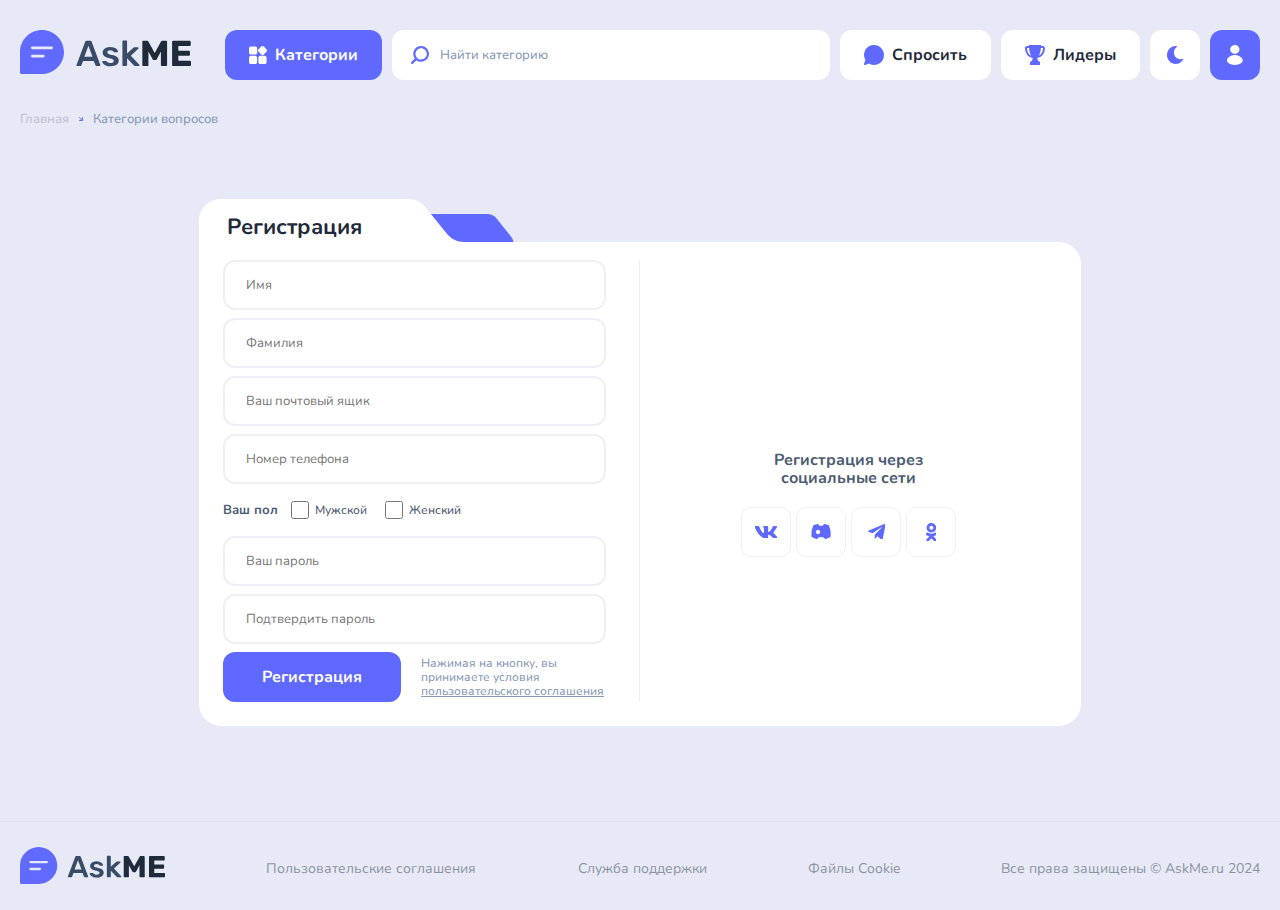
<file: auth.html>
<!DOCTYPE html>
<html lang="en">
  <head>
    <meta charset="UTF-8" />
    <meta name="viewport" content="width=device-width, initial-scale=1.0" />
    <link
      rel="apple-touch-icon"
      sizes="180x180"
      href="./assets/favicon/apple-touch-icon.png"
    />
    <link
      rel="icon"
      type="image/png"
      sizes="32x32"
      href="./assets/favicon/favicon-32x32.png"
    />
    <link
      rel="icon"
      type="image/png"
      sizes="16x16"
      href="./assets/favicon/favicon-16x16.png"
    />
    <link rel="manifest" href="./assets/favicon/site.webmanifest" />
    <title>Регистрация | AskMe</title>
    <link rel="stylesheet" href="./styles/main.css" />
    <link rel="stylesheet" href="./styles/login-auth.css" />
  </head>
  <body>
    <!-- nav -->
    <nav>
      <div class="nav_wrapper container">
        <a href="./index.html">
          <img class="light_logo" src="./assets/logo.svg" alt="" />
          <img class="dark_logo" src="./assets/logo-dark.svg" alt="" />
        </a>
        <div class="nav_list">
          <a href="./categories.html">
            <button class="m_btn category_btn">
              <svg width="18.000000" height="18.000000">
                <use xlink:href="#category-icon"></use>
              </svg>
              Категории
            </button></a
          >
          <div class="search_input">
            <svg width="18.000000" height="18.000000">
              <use xlink:href="#search"></use>
            </svg>
            <input type="text" placeholder="Найти категорию" />
          </div>

          <a href="./ask.html">
            <button class="m_btn">
              <svg width="20.000000" height="20.000000">
                <use xlink:href="#ask"></use>
              </svg>
              Спросить
            </button></a
          >
          <a href="./leaders.html">
            <button class="m_btn">
              <svg width="20.000000" height="20.000000">
                <use xlink:href="#leaders"></use>
              </svg>
              Лидеры
            </button>
          </a>
          <button class="m_btn m_btn_icon mode_toggler" onclick="toggleMode()">
            <svg width="16.000000" height="18.000000">
              <use xlink:href="#light-mode"></use>
            </svg>
          </button>
          <a href="./profile.html">
            <button class="m_btn m_btn_icon category_btn">
              <svg width="16.000000" height="20">
                <use xlink:href="#user"></use>
              </svg></button
          ></a>
          <button
            class="m_btn m_btn_icon category_btn desc_mob_btn"
            onclick="toggleMenu()"
          >
            <img src="./assets/icons/mob-menu.svg" alt="" />
          </button>
        </div>
      </div>
      <div class="nav_mob_wrapper">
        <div class="nav_mob_wrapper_nav">
          <a href="./index.html">
            <img src="./assets/icons/mob-nav-logo.svg" alt="" />
          </a>
          <div>
            <button
              class="m_btn m_btn_icon mode_toggler"
              onclick="toggleMode()"
            >
              <svg width="16.000000" height="18.000000">
                <use xlink:href="#light-mode"></use>
              </svg>
            </button>
            <a href="./profile.html">
              <button class="m_btn">
                <img src="./assets/icons/user.svg" alt="" /></button
            ></a>
            <button class="m_btn" onclick="toggleMenu()">
              <img src="./assets/icons/exit-menu.svg" alt="" />
            </button>
          </div>
        </div>
        <div class="nav_mob_wrapper_list">
          <a href="./categories.html">
            <button class="m_btn mob_category_btn">
              <svg width="18.000000" height="18.000000">
                <use xlink:href="#category-icon"></use>
              </svg>
              Все Категории
            </button></a
          >
          <div class="search_input search_input_mob">
            <svg width="18.000000" height="18.000000" style="fill: #fff">
              <use xlink:href="#search-icon"></use>
            </svg>
            <input type="text" placeholder="Найти категорию" />
          </div>
          <a href="./ask.html" class="mob_sec_item">
            <button class="m_btn">
              <svg width="20.000000" height="20.000000">
                <use xlink:href="#ask"></use>
              </svg>
              Спросить
            </button></a
          >
          <a href="./leaders.html" class="mob_sec_item">
            <button class="m_btn">
              <svg width="20.000000" height="20.000000">
                <use xlink:href="#leaders"></use>
              </svg>
              Лидеры
            </button>
          </a>
        </div>
      </div>
    </nav>
    <!-- page navigation -->
    <div class="pages_navigation container">
      <a href="./index.html">
        <p><span>Главная</span></p></a
      >
      <img src="./assets/icons/more-s-icon.svg" alt="" />
      <a href="./categories.html"><p>Категории вопросов</p></a>
    </div>

    <!-- auth -->
    <div class="login_container">
      <div class="auth_page">
        <svg width="457.000000" height="353.500000" class="auth_block_bg">
          <use xlink:href="#login-bg"></use>
        </svg>

        <svg class="auth_block_rect" width="124.601562" height="42.000000">
          <use xlink:href="#main-rect"></use>
        </svg>
        <div class="login_block_title">
          <h2>Регистрация</h2>
        </div>
        <div class="auth_page_wrapper">
          <div class="auth_form">
            <div class="login_input">
              <input type="text" placeholder="Имя" />
            </div>
            <div class="login_input">
              <input type="text" placeholder="Фамилия" />
            </div>
            <div class="login_input">
              <input type="email" placeholder="Ваш почтовый ящик" />
            </div>
            <div class="login_input">
              <input type="text" placeholder="Номер телефона" />
            </div>
            <div class="select_gender">
              <p>Ваш пол</p>
              <div class="select_gender_items">
                <div>
                  <input type="checkbox" name="" id="" />
                  <span>Мужской</span>
                </div>
                <div>
                  <input type="checkbox" name="" id="" />
                  <span>Женский</span>
                </div>
              </div>
            </div>
            <div class="login_input">
              <input type="password" placeholder="Ваш пароль" />
            </div>
            <div class="login_input">
              <input type="password" placeholder="Подтвердить пароль" />
            </div>
            <div class="ask_from_send_btn">
              <button class="m_btn category_btn">Регистрация</button>
              <p>
                Нажимая на кнопку, вы принимаете условия
                <a href="#"> пользовательского соглашения</a>
              </p>
            </div>
          </div>
          <div class="login_socials auth_socials">
            <p>
              Регистрация через <br />
              социальные сети
            </p>
            <div class="login_socials_list">
              <div>
                <svg width="22" height="12">
                  <use xlink:href="#vk"></use>
                </svg>
              </div>
              <div>
                <svg width="20" height="15">
                  <use xlink:href="#discord"></use>
                </svg>
              </div>
              <div>
                <svg width="17" height="15">
                  <use xlink:href="#tg"></use>
                </svg>
              </div>
              <div>
                <svg width="10" height="18">
                  <use xlink:href="#ok"></use>
                </svg>
              </div>
            </div>
            <div class="ask_from_send_btn">
              <button class="m_btn category_btn">Регистрация</button>
              <p>
                Нажимая на кнопку, вы принимаете <br> условия
                <a href="#"> пользовательского соглашения</a>
              </p>
            </div>
          </div>
        </div>
      </div>
    </div>

    <!-- footer -->
    <footer>
      <div class="line container"></div>
      <div class="footer_wrapper container">
        <a href="./index.html">
          <img class="light_logo" src="./assets/logo.svg" alt="" />
          <img class="dark_logo" src="./assets/logo-dark.svg" alt="" />
        </a>
        <a href="#"><p>Пользовательские соглашения</p></a>
        <a href="#"><p>Служба поддержки</p></a>
        <a href="#"><p>Файлы Cookie</p></a>
        <p>Все права защищены © AskMe.ru 2024</p>
      </div>
    </footer>

    <!-- scripts -->
    <script src="./scripts/main.js"></script>

    <!-- svg sprites -->
    <svg style="display: none">
      <!-- nav -->
      <symbol id="ask" viewBox="0 0 20 20">
        <path
          id="Vector"
          d="M9.99 0C8.23 -0.01 6.5 0.46 4.97 1.35C3.44 2.23 2.18 3.51 1.31 5.04C0.43 6.57 -0.02 8.31 0 10.07C0.01 11.84 0.49 13.57 1.39 15.09L0.05 18.78C0 18.91 -0.02 19.06 0 19.2C0.02 19.35 0.08 19.49 0.16 19.61C0.24 19.73 0.35 19.82 0.48 19.89C0.61 19.96 0.76 19.99 0.9 20C1.01 19.99 1.11 19.98 1.21 19.94L4.9 18.6C6.23 19.38 7.71 19.85 9.25 19.97C10.78 20.08 12.32 19.84 13.75 19.27C15.17 18.69 16.45 17.79 17.47 16.64C18.49 15.49 19.23 14.12 19.64 12.63C20.05 11.15 20.1 9.59 19.81 8.08C19.52 6.57 18.88 5.15 17.94 3.93C17.01 2.7 15.81 1.71 14.43 1.03C13.05 0.35 11.53 -0.01 9.99 0Z"
          fill-opacity="1.000000"
          fill-rule="nonzero"
        />
      </symbol>
      <!--  -->
      <symbol id="leaders" viewBox="0 0 20 20">
        <path
          id="Vector"
          d="M19.41 1.7C19.01 1.28 18.44 1.03 17.86 1.03L16 1.03C16 0.7 16.01 0.35 16.01 0L3.99 0C3.99 0.35 4 0.7 4.01 1.03L2.13 1.03C1.55 1.03 0.98 1.28 0.58 1.7C0.17 2.13 -0.04 2.71 0 3.31C0.33 8.89 3.22 12.4 7.79 12.92L6.9 16C5.85 16 5 16.85 5 17.9L5 20L15.01 20L15.01 17.9C15.01 16.85 14.16 16 13.1 16L12.22 12.92C16.78 12.39 19.66 8.89 19.99 3.31C20.03 2.72 19.82 2.13 19.41 1.7ZM2 3.19C1.99 3.13 2.02 3.09 2.04 3.07C2.07 3.03 2.12 3.03 2.13 3.03L4.1 3.03C4.4 6.97 5.27 9.2 6.11 10.46C2.9 9.11 2.14 5.52 2 3.19ZM13.89 10.45C14.74 9.18 15.6 6.96 15.9 3.03L17.86 3.03C17.88 3.03 17.92 3.03 17.96 3.07C17.98 3.09 18 3.13 18 3.18C17.85 5.52 17.09 9.1 13.89 10.45Z"
        />
      </symbol>
      <!--  -->
      <symbol id="light-mode" viewBox="0 0 16 18">
        <path
          id="Vector"
          d="M15.87 13.02C15.71 12.82 15.46 12.75 15.23 12.83C14.59 13.07 13.9 13.2 13.18 13.2C9.7 13.2 6.87 10.23 6.87 6.59C6.87 4.4 7.9 2.37 9.63 1.14C9.83 1 9.92 0.75 9.87 0.51C9.82 0.27 9.63 0.09 9.39 0.05C9.13 0.01 8.86 0 8.59 0C3.85 0 0 4.03 0 9C0 13.96 3.85 18 8.59 18C11.6 18 14.34 16.39 15.91 13.71C16.04 13.5 16.02 13.22 15.87 13.02Z"
        />
      </symbol>
      <!--  -->
      <symbol id="category-icon" viewBox="0 0 18 18">
        <path
          id="Vector"
          d="M8.16 11.72C8.16 11.22 7.96 10.74 7.6 10.39C7.25 10.03 6.77 9.83 6.27 9.83C5.03 9.83 3.13 9.83 1.88 9.83C1.38 9.83 0.9 10.03 0.55 10.39C0.19 10.74 0 11.22 0 11.72L0 16.11C0 16.61 0.19 17.09 0.55 17.44C0.9 17.8 1.38 18 1.88 18L6.27 18C6.77 18 7.25 17.8 7.6 17.44C7.96 17.09 8.16 16.61 8.16 16.11L8.16 11.72ZM17.57 11.72C17.57 11.22 17.38 10.74 17.02 10.39C16.67 10.03 16.19 9.83 15.69 9.83C14.44 9.83 12.54 9.83 11.3 9.83C10.8 9.83 10.32 10.03 9.96 10.39C9.61 10.74 9.41 11.22 9.41 11.72L9.41 16.11C9.41 16.61 9.61 17.09 9.96 17.44C10.32 17.8 10.8 18 11.3 18L15.69 18C16.19 18 16.67 17.8 17.02 17.44C17.38 17.09 17.57 16.61 17.57 16.11L17.57 11.72ZM14.82 8.45L17.44 5.83C18.18 5.09 18.18 3.9 17.44 3.17L14.82 0.55C14.09 -0.19 12.9 -0.19 12.16 0.55L9.54 3.17C8.81 3.9 8.81 5.09 9.54 5.83L12.16 8.45C12.9 9.18 14.09 9.18 14.82 8.45ZM8.16 2.3C8.16 1.8 7.96 1.32 7.6 0.97C7.25 0.61 6.77 0.42 6.27 0.42C5.03 0.42 3.13 0.42 1.88 0.42C1.38 0.42 0.9 0.61 0.55 0.97C0.19 1.32 0 1.8 0 2.3L0 6.69C0 7.19 0.19 7.67 0.55 8.03C0.9 8.38 1.38 8.58 1.88 8.58L6.27 8.58C6.77 8.58 7.25 8.38 7.6 8.03C7.96 7.67 8.16 7.19 8.16 6.69L8.16 2.3Z"
        />
      </symbol>
      <!--  -->
      <symbol id="search-icon" viewBox="0 0 18 18">
        <path
          id="Vector"
          d="M5.44 14.2C6.75 15.17 8.37 15.75 10.12 15.75C14.47 15.75 18 12.22 18 7.87C18 3.52 14.47 0 10.12 0C5.78 0 2.25 3.52 2.25 7.87C2.25 9.64 2.83 11.27 3.82 12.58L0.33 16.07L0.32 16.08C-0.12 16.52 -0.11 17.23 0.33 17.67C0.54 17.88 0.83 18 1.13 18C1.42 18 1.71 17.88 1.92 17.67L5.44 14.2ZM6.25 11.95C7.26 12.91 8.62 13.5 10.12 13.5C13.23 13.5 15.75 10.98 15.75 7.87C15.75 4.76 13.23 2.25 10.12 2.25C7.02 2.25 4.5 4.76 4.5 7.87C4.5 9.38 5.1 10.75 6.07 11.77C6.11 11.8 6.14 11.83 6.18 11.87C6.21 11.9 6.23 11.92 6.25 11.95Z"
          fill="#FFFFFF"
          fill-opacity="1.000000"
          fill-rule="evenodd"
        />
      </symbol>
      <!--  -->
      <symbol id="search" viewBox="0 0 18 18">
        <path
          id="Vector"
          d="M5.44 14.2C6.75 15.17 8.37 15.74 10.12 15.74C14.47 15.74 18 12.22 18 7.87C18 3.52 14.47 0 10.12 0C5.78 0 2.25 3.52 2.25 7.87C2.25 9.64 2.83 11.27 3.82 12.58L0.33 16.07L0.32 16.08C-0.12 16.52 -0.11 17.23 0.33 17.67C0.54 17.88 0.83 18 1.13 18C1.43 18 1.71 17.88 1.92 17.67L5.44 14.2ZM6.25 11.95C7.26 12.91 8.62 13.5 10.12 13.5C13.23 13.5 15.75 10.98 15.75 7.87C15.75 4.76 13.23 2.25 10.12 2.25C7.02 2.25 4.5 4.76 4.5 7.87C4.5 9.38 5.1 10.75 6.07 11.77C6.11 11.8 6.14 11.83 6.18 11.87C6.21 11.9 6.23 11.92 6.25 11.95Z"
          fill="#626AFF"
          fill-opacity="1.000000"
          fill-rule="evenodd"
        />
      </symbol>
      <!--  -->
      <symbol id="user" viewBox="0 0 16 20">
        <path
          id="Vector"
          d="M12.44 4.39C12.44 5.26 12.17 6.11 11.66 6.83C11.16 7.56 10.44 8.12 9.61 8.45C8.77 8.78 7.85 8.87 6.96 8.7C6.07 8.53 5.25 8.11 4.61 7.5C3.97 6.88 3.53 6.1 3.36 5.25C3.18 4.4 3.27 3.51 3.62 2.71C3.96 1.91 4.55 1.22 5.31 0.74C6.06 0.25 6.95 0 7.85 0C8.45 6.1e-5 9.05 0.11 9.61 0.33C10.16 0.55 10.67 0.87 11.09 1.28C11.52 1.69 11.86 2.18 12.09 2.71C12.32 3.24 12.44 3.81 12.44 4.39ZM7.85 10.09C6.55 10.09 5.27 10.34 4.08 10.85C2.89 11.35 1.83 12.08 0.95 13C-0.6 14.61 -0.22 17.19 1.73 18.34C3.57 19.42 5.69 20 7.85 20C10.01 20 12.13 19.42 13.97 18.34C15.92 17.19 16.3 14.61 14.75 13C13.88 12.08 12.81 11.35 11.62 10.85C10.43 10.34 9.15 10.09 7.85 10.09Z"
          fill="#FFFFFF"
          fill-opacity="1.000000"
          fill-rule="nonzero"
        />
      </symbol>

      <!-- socials -->
      <symbol id="vk" viewBox="0 0 22 12">
        <path
          id="Vector"
          d="M18.67 7.16C18.3 6.73 18.41 6.53 18.67 6.14C18.67 6.14 21.67 2.18 21.98 0.84L21.99 0.84C22.14 0.35 21.99 0 21.24 0L18.78 0C18.16 0 17.87 0.3 17.71 0.65C17.71 0.65 16.46 3.5 14.69 5.35C14.12 5.89 13.85 6.06 13.54 6.06C13.39 6.06 13.15 5.89 13.15 5.4L13.15 0.84C13.15 0.26 12.97 0 12.45 0L8.58 0C8.19 0 7.96 0.27 7.96 0.52C7.96 1.08 8.84 1.21 8.93 2.77L8.93 6.16C8.93 6.9 8.79 7.04 8.48 7.04C7.64 7.04 5.61 4.17 4.41 0.89C4.17 0.25 3.93 0 3.3 0L0.84 0C0.14 0 0 0.3 0 0.65C0 1.26 0.83 4.29 3.88 8.29C5.92 11.02 8.78 12.5 11.39 12.5C12.96 12.5 13.15 12.17 13.15 11.6C13.15 8.99 13.01 8.75 13.79 8.75C14.16 8.75 14.78 8.92 16.24 10.23C17.91 11.8 18.19 12.5 19.13 12.5L21.58 12.5C22.29 12.5 22.64 12.17 22.44 11.52C21.97 10.15 18.81 7.35 18.67 7.16Z"
        />
      </symbol>
      <symbol id="discord" viewBox="0 0 19 15">
        <path
          id="Vector"
          d="M6.11 0.02C6.48 -0.07 6.85 0.09 7.05 0.41L7.88 1.76L11.27 1.76L12.11 0.41C12.3 0.09 12.68 -0.07 13.05 0.02L16.75 0.9C17.04 0.97 17.28 1.19 17.37 1.48L18.65 5.35C18.99 6.38 19.16 7.47 19.16 8.56L19.16 12.35C19.16 12.71 18.94 13.03 18.61 13.17L14.26 14.93C13.93 15.06 13.57 14.99 13.32 14.74L11.83 13.23L7.33 13.23L5.84 14.74C5.59 14.99 5.22 15.06 4.9 14.93L0.54 13.17C0.21 13.03 0 12.71 0 12.35L0 8.56C0 7.47 0.17 6.38 0.51 5.35L1.78 1.48C1.88 1.19 2.11 0.97 2.41 0.9L6.11 0.02ZM6.53 5.73C5.33 5.73 4.35 6.72 4.35 7.94C4.35 9.15 5.33 10.14 6.53 10.14C7.73 10.14 8.71 9.15 8.71 7.94C8.71 6.72 7.73 5.73 6.53 5.73ZM10.45 7.94C10.45 6.72 11.42 5.73 12.63 5.73C13.83 5.73 14.81 6.72 14.81 7.94C14.81 9.15 13.83 10.14 12.63 10.14C11.42 10.14 10.45 9.15 10.45 7.94Z"
        />
      </symbol>
      <symbol id="tg" viewBox="0 0 17 15">
        <path
          id="Vector"
          d="M0.38 7.8L4.41 9.28L13.96 2.95C14.1 2.86 14.24 3.06 14.12 3.18L6.89 10.39L6.62 14.43C6.6 14.74 6.94 14.91 7.14 14.7L9.37 12.32L13.44 15.66C13.88 16.02 14.52 15.77 14.64 15.19L17.47 1.24C17.63 0.44 16.91 -0.23 16.21 0.06L0.36 6.64C-0.14 6.85 -0.12 7.61 0.38 7.8Z"
        />
      </symbol>
      <symbol id="ok" viewBox="0 0 10 18">
        <path
          id="Vector"
          d="M5.41 2.77C6.51 2.77 7.41 3.65 7.41 4.73C7.41 5.81 6.51 6.68 5.41 6.68C4.31 6.68 3.41 5.81 3.41 4.73C3.41 3.65 4.31 2.77 5.41 2.77ZM5.41 9.46C8.08 9.46 10.24 7.34 10.24 4.73C10.24 2.12 8.08 0 5.41 0C2.75 0 0.59 2.12 0.59 4.73C0.59 7.34 2.75 9.46 5.41 9.46ZM7.36 13.32C8.35 13.1 9.29 12.72 10.17 12.18C10.83 11.77 11.03 10.92 10.61 10.27C10.19 9.62 9.32 9.42 8.66 9.83C6.68 11.05 4.14 11.05 2.16 9.83C1.5 9.42 0.63 9.62 0.21 10.27C-0.2 10.92 0 11.77 0.66 12.18C1.53 12.72 2.48 13.1 3.46 13.32L0.76 15.96C0.21 16.5 0.21 17.38 0.76 17.92C1.04 18.19 1.4 18.33 1.76 18.33C2.12 18.33 2.48 18.19 2.76 17.92L5.41 15.32L8.07 17.92C8.62 18.46 9.51 18.46 10.06 17.92C10.61 17.38 10.61 16.5 10.06 15.96L7.36 13.32Z"
        />
      </symbol>

      <!-- bg -->
      <symbol id="login-bg" viewBox="0 0 457 353.5">
        <path
          id="Rectangle 92"
          d="M22 0L209.34 0C216 0 222.3 3.01 226.48 8.2L247.89 34.79C252.07 39.98 258.37 43 265.03 43L435 43C447.15 43 457 52.84 457 65L457 331.5C457 343.65 447.15 353.5 435 353.5L22 353.5C9.84 353.5 0 343.65 0 331.5L0 22C0 9.84 9.84 0 22 0Z"
        />
      </symbol>
      <!--  -->
      <symbol id="main-rect" viewBox="0 0 124.602 42">
        <path
          id="Rectangle 91"
          d="M12 0L98.22 0C101.87 0 105.32 1.66 107.6 4.51L121.96 22.51C128.22 30.37 122.63 42 112.57 42L12 42C5.37 42 0 36.62 0 30L0 12C0 5.37 5.37 0 12 0Z"
        />
      </symbol>
    </svg>
  </body>
</html>
</file>
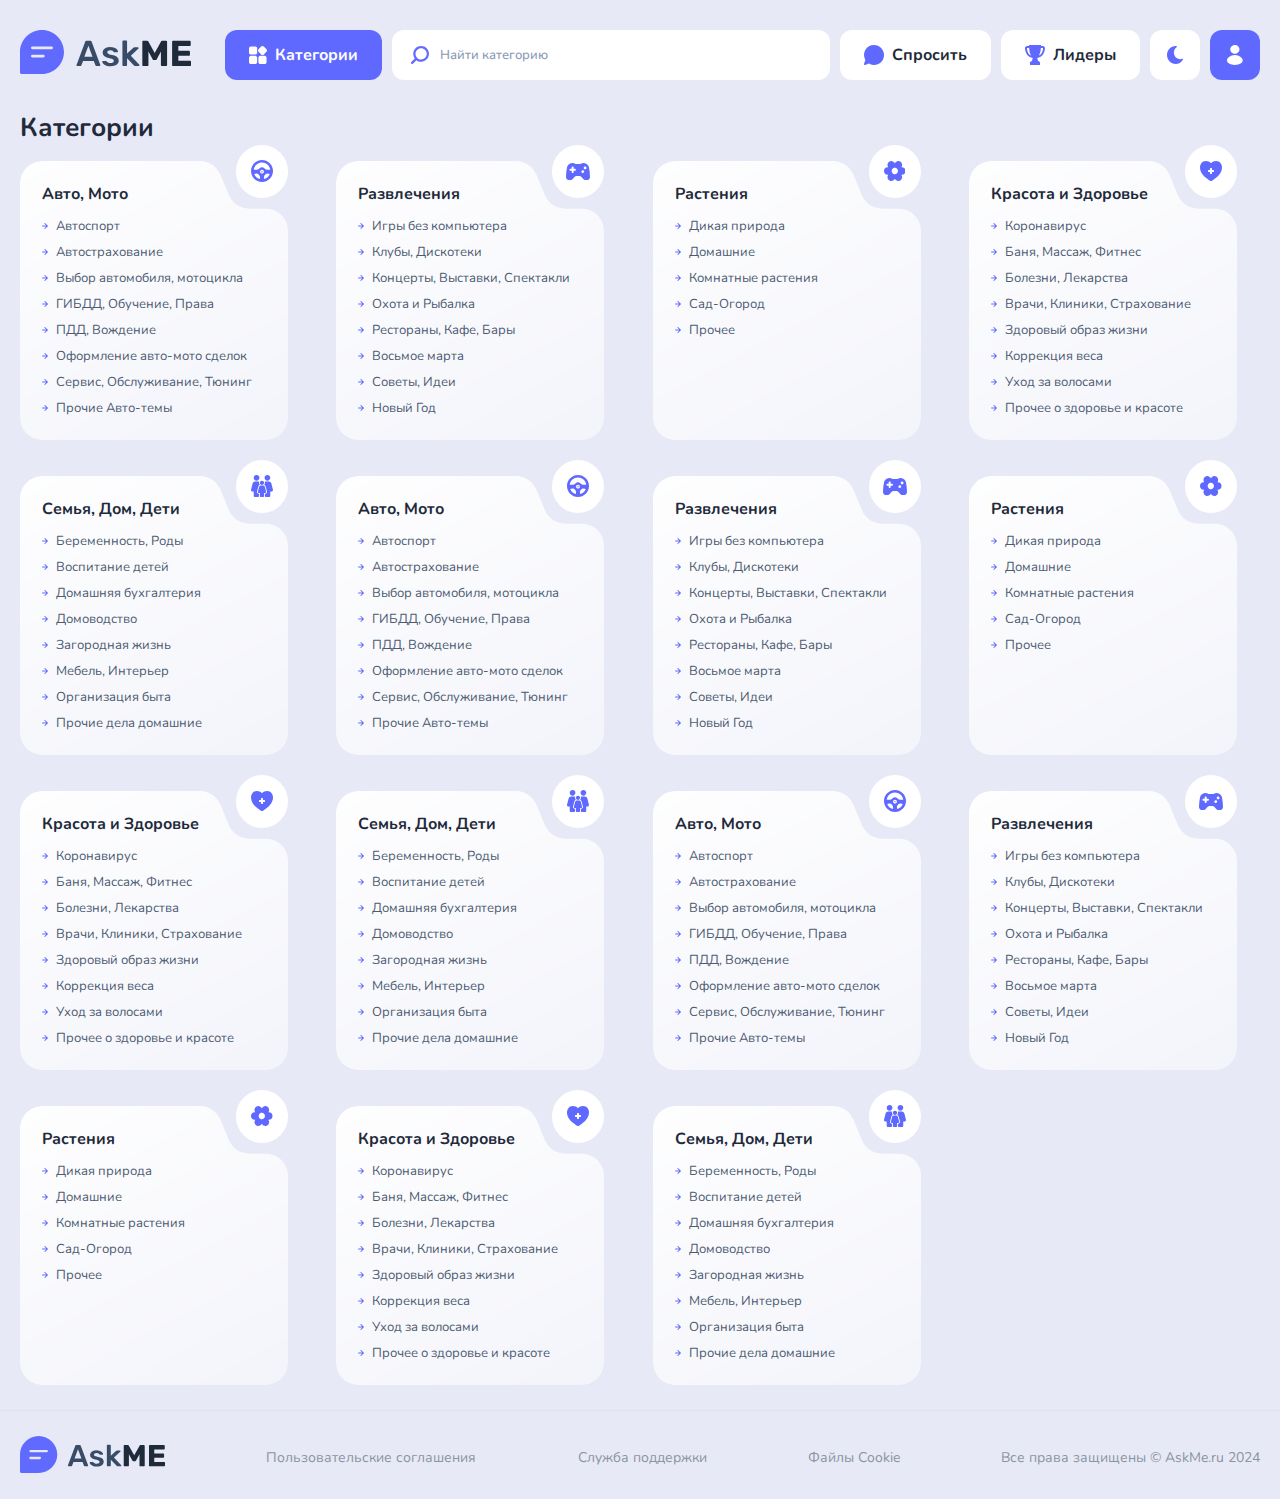
<file: categories.html>
<!DOCTYPE html>
<html lang="en">
  <head>
    <meta charset="UTF-8" />
    <meta name="viewport" content="width=device-width, initial-scale=1.0" />
    <link
      rel="apple-touch-icon"
      sizes="180x180"
      href="./assets/favicon/apple-touch-icon.png"
    />
    <link
      rel="icon"
      type="image/png"
      sizes="32x32"
      href="./assets/favicon/favicon-32x32.png"
    />
    <link
      rel="icon"
      type="image/png"
      sizes="16x16"
      href="./assets/favicon/favicon-16x16.png"
    />
    <link rel="manifest" href="./assets/favicon/site.webmanifest" />
    <title>Категории | AskMe</title>
    <link rel="stylesheet" href="./styles/main.css" />
    <link rel="stylesheet" href="./styles/categories.css" />
  </head>
  <body>
    <!-- nav -->
    <nav>
      <div class="nav_wrapper container">
        <a href="./index.html">
          <img class="light_logo" src="./assets/logo.svg" alt="" />
          <img class="dark_logo" src="./assets/logo-dark.svg" alt="" />
        </a>
        <div class="nav_list">
          <a href="./categories.html">
            <button class="m_btn category_btn">
              <svg width="18.000000" height="18.000000">
                <use xlink:href="#category-icon"></use>
              </svg>
              Категории
            </button></a
          >
          <div class="search_input">
            <svg width="18.000000" height="18.000000">
              <use xlink:href="#search"></use>
            </svg>
            <input type="text" placeholder="Найти категорию" />
          </div>

          <a href="./ask.html">
            <button class="m_btn">
              <svg width="20.000000" height="20.000000">
                <use xlink:href="#ask"></use>
              </svg>
              Спросить
            </button></a
          >
          <a href="./leaders.html">
            <button class="m_btn">
              <svg width="20.000000" height="20.000000">
                <use xlink:href="#leaders"></use>
              </svg>
              Лидеры
            </button>
          </a>
          <button class="m_btn m_btn_icon mode_toggler" onclick="toggleMode()">
            <svg width="16.000000" height="18.000000">
              <use xlink:href="#light-mode"></use>
            </svg>
          </button>
          <a href="./profile.html">
            <button class="m_btn m_btn_icon category_btn">
              <svg width="16.000000" height="20">
                <use xlink:href="#user"></use>
              </svg></button
          ></a>
          <button
            class="m_btn m_btn_icon category_btn desc_mob_btn"
            onclick="toggleMenu()"
          >
            <img src="./assets/icons/mob-menu.svg" alt="" />
          </button>
        </div>
      </div>
      <div class="nav_mob_wrapper">
        <div class="nav_mob_wrapper_nav">
          <a href="./index.html">
            <img src="./assets/icons/mob-nav-logo.svg" alt="" />
          </a>
          <div>
            <button
              class="m_btn m_btn_icon mode_toggler"
              onclick="toggleMode()"
            >
              <svg width="16.000000" height="18.000000">
                <use xlink:href="#light-mode"></use>
              </svg>
            </button>
            <a href="./profile.html">
              <button class="m_btn">
                <img src="./assets/icons/user.svg" alt="" /></button
            ></a>
            <button class="m_btn" onclick="toggleMenu()">
              <img src="./assets/icons/exit-menu.svg" alt="" />
            </button>
          </div>
        </div>
        <div class="nav_mob_wrapper_list">
          <a href="./categories.html">
            <button class="m_btn mob_category_btn">
              <svg width="18.000000" height="18.000000">
                <use xlink:href="#category-icon"></use>
              </svg>
              Все Категории
            </button></a
          >
          <div class="search_input search_input_mob">
            <svg width="18.000000" height="18.000000" style="fill: #fff">
              <use xlink:href="#search-icon"></use>
            </svg>
            <input type="text" placeholder="Найти категорию" />
          </div>
          <a href="./ask.html" class="mob_sec_item">
            <button class="m_btn">
              <svg width="20.000000" height="20.000000">
                <use xlink:href="#ask"></use>
              </svg>
              Спросить
            </button></a
          >
          <a href="./leaders.html" class="mob_sec_item">
            <button class="m_btn">
              <svg width="20.000000" height="20.000000">
                <use xlink:href="#leaders"></use>
              </svg>
              Лидеры
            </button>
          </a>
        </div>
      </div>
    </nav>
    <!-- categories -->
    <div class="categories_page container">
      <div class="blocks_title">
        <h2>Категории</h2>
      </div>
      <div class="categories_list">
        <div class="subject_item">
          <div class="subject_item_icon">
            <svg width="22.000000" height="22.000000">
              <use xlink:href="#auto"></use>
            </svg>
          </div>
          <a href="./category-page.html"><h3>Авто, Мото</h3></a>
          <div class="subject_item_list">
            <a href="./subcategory-page.html">
              <div class="subject_item_list_item">
                <img src="./assets/icons/arrow-right.svg" alt="" />
                <p>Автоспорт</p>
              </div></a
            >
            <a href="#">
              <div class="subject_item_list_item">
                <img src="./assets/icons/arrow-right.svg" alt="" />
                <p>Автострахование</p>
              </div></a
            >
            <a href="#">
              <div class="subject_item_list_item">
                <img src="./assets/icons/arrow-right.svg" alt="" />
                <p>Выбор автомобиля, мотоцикла</p>
              </div></a
            >
            <a href="#">
              <div class="subject_item_list_item">
                <img src="./assets/icons/arrow-right.svg" alt="" />
                <p>ГИБДД, Обучение, Права</p>
              </div></a
            >

            <a href="#">
              <div class="subject_item_list_item">
                <img src="./assets/icons/arrow-right.svg" alt="" />
                <p>ПДД, Вождение</p>
              </div></a
            >
            <a href="#">
              <div class="subject_item_list_item">
                <img src="./assets/icons/arrow-right.svg" alt="" />
                <p>Оформление авто-мото сделок</p>
              </div></a
            >
            <a href="#">
              <div class="subject_item_list_item">
                <img src="./assets/icons/arrow-right.svg" alt="" />
                <p>Сервис, Обслуживание, Тюнинг</p>
              </div></a
            >
            <a href="#">
              <div class="subject_item_list_item">
                <img src="./assets/icons/arrow-right.svg" alt="" />
                <p>Прочие Авто-темы</p>
              </div></a
            >
          </div>
        </div>
        <div class="subject_item">
          <div class="subject_item_icon">
            <svg width="24.000000" height="17.5">
              <use xlink:href="#gaming"></use>
            </svg>
          </div>
          <h3>Развлечения</h3>
          <div class="subject_item_list">
            <a href="#">
              <div class="subject_item_list_item">
                <img src="./assets/icons/arrow-right.svg" alt="" />
                <p>Игры без компьютера</p>
              </div></a
            >
            <a href="#">
              <div class="subject_item_list_item">
                <img src="./assets/icons/arrow-right.svg" alt="" />
                <p>Клубы, Дискотеки</p>
              </div></a
            >
            <a href="#">
              <div class="subject_item_list_item">
                <img src="./assets/icons/arrow-right.svg" alt="" />
                <p>Концерты, Выставки, Спектакли</p>
              </div></a
            >
            <a href="#">
              <div class="subject_item_list_item">
                <img src="./assets/icons/arrow-right.svg" alt="" />
                <p>Охота и Рыбалка</p>
              </div></a
            >
            <a href="#">
              <div class="subject_item_list_item">
                <img src="./assets/icons/arrow-right.svg" alt="" />
                <p>Рестораны, Кафе, Бары</p>
              </div></a
            >
            <a href="#">
              <div class="subject_item_list_item">
                <img src="./assets/icons/arrow-right.svg" alt="" />
                <p>Восьмое марта</p>
              </div></a
            >
            <a href="#">
              <div class="subject_item_list_item">
                <img src="./assets/icons/arrow-right.svg" alt="" />
                <p>Советы, Идеи</p>
              </div></a
            >
            <a href="#">
              <div class="subject_item_list_item">
                <img src="./assets/icons/arrow-right.svg" alt="" />
                <p>Новый Год</p>
              </div></a
            >
          </div>
        </div>
        <div class="subject_item">
          <div class="subject_item_icon">
            <svg width="21.818359" height="20.000000">
              <use xlink:href="#settings"></use>
            </svg>
          </div>
          <h3>Растения</h3>
          <div class="subject_item_list">
            <a href="#">
              <div class="subject_item_list_item">
                <img src="./assets/icons/arrow-right.svg" alt="" />
                <p>Дикая природа</p>
              </div></a
            >
            <a href="#">
              <div class="subject_item_list_item">
                <img src="./assets/icons/arrow-right.svg" alt="" />
                <p>Домашние</p>
              </div></a
            >
            <a href="#">
              <div class="subject_item_list_item">
                <img src="./assets/icons/arrow-right.svg" alt="" />
                <p>Комнатные растения</p>
              </div></a
            >
            <a href="#">
              <div class="subject_item_list_item">
                <img src="./assets/icons/arrow-right.svg" alt="" />
                <p>Сад-Огород</p>
              </div></a
            >
            <a href="#">
              <div class="subject_item_list_item">
                <img src="./assets/icons/arrow-right.svg" alt="" />
                <p>Прочее</p>
              </div></a
            >
          </div>
        </div>
        <div class="subject_item">
          <div class="subject_item_icon">
            <svg width="22" height="20.000000">
              <use xlink:href="#health"></use>
            </svg>
          </div>
          <h3>Красота и Здоровье</h3>
          <div class="subject_item_list">
            <a href="#">
              <div class="subject_item_list_item">
                <img src="./assets/icons/arrow-right.svg" alt="" />
                <p>Коронавирус</p>
              </div></a
            >
            <a href="#">
              <div class="subject_item_list_item">
                <img src="./assets/icons/arrow-right.svg" alt="" />
                <p>Баня, Массаж, Фитнес</p>
              </div></a
            >
            <a href="#">
              <div class="subject_item_list_item">
                <img src="./assets/icons/arrow-right.svg" alt="" />
                <p>Болезни, Лекарства</p>
              </div></a
            >
            <a href="#">
              <div class="subject_item_list_item">
                <img src="./assets/icons/arrow-right.svg" alt="" />
                <p>Врачи, Клиники, Страхование</p>
              </div></a
            >
            <a href="#">
              <div class="subject_item_list_item">
                <img src="./assets/icons/arrow-right.svg" alt="" />
                <p>Здоровый образ жизни</p>
              </div></a
            >
            <a href="#">
              <div class="subject_item_list_item">
                <img src="./assets/icons/arrow-right.svg" alt="" />
                <p>Коррекция веса</p>
              </div></a
            >
            <a href="#">
              <div class="subject_item_list_item">
                <img src="./assets/icons/arrow-right.svg" alt="" />
                <p>Уход за волосами</p>
              </div></a
            >
            <a href="#">
              <div class="subject_item_list_item">
                <img src="./assets/icons/arrow-right.svg" alt="" />
                <p>Прочее о здоровье и красоте</p>
              </div></a
            >
          </div>
        </div>
        <div class="subject_item">
          <div class="subject_item_icon">
            <svg width="22" height="22.000000">
              <use xlink:href="#family"></use>
            </svg>
          </div>
          <h3>Семья, Дом, Дети</h3>
          <div class="subject_item_list">
            <a href="#">
              <div class="subject_item_list_item">
                <img src="./assets/icons/arrow-right.svg" alt="" />
                <p>Беременность, Роды</p>
              </div></a
            >
            <a href="#">
              <div class="subject_item_list_item">
                <img src="./assets/icons/arrow-right.svg" alt="" />
                <p>Воспитание детей</p>
              </div></a
            >
            <a href="#">
              <div class="subject_item_list_item">
                <img src="./assets/icons/arrow-right.svg" alt="" />
                <p>Домашняя бухгалтерия</p>
              </div></a
            >
            <a href="#">
              <div class="subject_item_list_item">
                <img src="./assets/icons/arrow-right.svg" alt="" />
                <p>Домоводство</p>
              </div></a
            >

            <a href="#">
              <div class="subject_item_list_item">
                <img src="./assets/icons/arrow-right.svg" alt="" />
                <p>Загородная жизнь</p>
              </div></a
            >
            <a href="#">
              <div class="subject_item_list_item">
                <img src="./assets/icons/arrow-right.svg" alt="" />
                <p>Мебель, Интерьер</p>
              </div></a
            >
            <a href="#">
              <div class="subject_item_list_item">
                <img src="./assets/icons/arrow-right.svg" alt="" />
                <p>Организация быта</p>
              </div></a
            >
            <a href="#">
              <div class="subject_item_list_item">
                <img src="./assets/icons/arrow-right.svg" alt="" />
                <p>Прочие дела домашние</p>
              </div></a
            >
          </div>
        </div>
        <div class="subject_item">
          <div class="subject_item_icon">
            <svg width="22.000000" height="22.000000">
              <use xlink:href="#auto"></use>
            </svg>
          </div>
          <a href="./category-page.html"><h3>Авто, Мото</h3></a>
          <div class="subject_item_list">
            <a href="./subcategory-page.html">
              <div class="subject_item_list_item">
                <img src="./assets/icons/arrow-right.svg" alt="" />
                <p>Автоспорт</p>
              </div></a
            >
            <a href="#">
              <div class="subject_item_list_item">
                <img src="./assets/icons/arrow-right.svg" alt="" />
                <p>Автострахование</p>
              </div></a
            >
            <a href="#">
              <div class="subject_item_list_item">
                <img src="./assets/icons/arrow-right.svg" alt="" />
                <p>Выбор автомобиля, мотоцикла</p>
              </div></a
            >
            <a href="#">
              <div class="subject_item_list_item">
                <img src="./assets/icons/arrow-right.svg" alt="" />
                <p>ГИБДД, Обучение, Права</p>
              </div></a
            >

            <a href="#">
              <div class="subject_item_list_item">
                <img src="./assets/icons/arrow-right.svg" alt="" />
                <p>ПДД, Вождение</p>
              </div></a
            >
            <a href="#">
              <div class="subject_item_list_item">
                <img src="./assets/icons/arrow-right.svg" alt="" />
                <p>Оформление авто-мото сделок</p>
              </div></a
            >
            <a href="#">
              <div class="subject_item_list_item">
                <img src="./assets/icons/arrow-right.svg" alt="" />
                <p>Сервис, Обслуживание, Тюнинг</p>
              </div></a
            >
            <a href="#">
              <div class="subject_item_list_item">
                <img src="./assets/icons/arrow-right.svg" alt="" />
                <p>Прочие Авто-темы</p>
              </div></a
            >
          </div>
        </div>
        <div class="subject_item">
          <div class="subject_item_icon">
            <svg width="24.000000" height="17.5">
              <use xlink:href="#gaming"></use>
            </svg>
          </div>
          <h3>Развлечения</h3>
          <div class="subject_item_list">
            <a href="#">
              <div class="subject_item_list_item">
                <img src="./assets/icons/arrow-right.svg" alt="" />
                <p>Игры без компьютера</p>
              </div></a
            >
            <a href="#">
              <div class="subject_item_list_item">
                <img src="./assets/icons/arrow-right.svg" alt="" />
                <p>Клубы, Дискотеки</p>
              </div></a
            >
            <a href="#">
              <div class="subject_item_list_item">
                <img src="./assets/icons/arrow-right.svg" alt="" />
                <p>Концерты, Выставки, Спектакли</p>
              </div></a
            >
            <a href="#">
              <div class="subject_item_list_item">
                <img src="./assets/icons/arrow-right.svg" alt="" />
                <p>Охота и Рыбалка</p>
              </div></a
            >
            <a href="#">
              <div class="subject_item_list_item">
                <img src="./assets/icons/arrow-right.svg" alt="" />
                <p>Рестораны, Кафе, Бары</p>
              </div></a
            >
            <a href="#">
              <div class="subject_item_list_item">
                <img src="./assets/icons/arrow-right.svg" alt="" />
                <p>Восьмое марта</p>
              </div></a
            >
            <a href="#">
              <div class="subject_item_list_item">
                <img src="./assets/icons/arrow-right.svg" alt="" />
                <p>Советы, Идеи</p>
              </div></a
            >
            <a href="#">
              <div class="subject_item_list_item">
                <img src="./assets/icons/arrow-right.svg" alt="" />
                <p>Новый Год</p>
              </div></a
            >
          </div>
        </div>
        <div class="subject_item">
          <div class="subject_item_icon">
            <svg width="21.818359" height="20.000000">
              <use xlink:href="#settings"></use>
            </svg>
          </div>
          <h3>Растения</h3>
          <div class="subject_item_list">
            <a href="#">
              <div class="subject_item_list_item">
                <img src="./assets/icons/arrow-right.svg" alt="" />
                <p>Дикая природа</p>
              </div></a
            >
            <a href="#">
              <div class="subject_item_list_item">
                <img src="./assets/icons/arrow-right.svg" alt="" />
                <p>Домашние</p>
              </div></a
            >
            <a href="#">
              <div class="subject_item_list_item">
                <img src="./assets/icons/arrow-right.svg" alt="" />
                <p>Комнатные растения</p>
              </div></a
            >
            <a href="#">
              <div class="subject_item_list_item">
                <img src="./assets/icons/arrow-right.svg" alt="" />
                <p>Сад-Огород</p>
              </div></a
            >
            <a href="#">
              <div class="subject_item_list_item">
                <img src="./assets/icons/arrow-right.svg" alt="" />
                <p>Прочее</p>
              </div></a
            >
          </div>
        </div>
        <div class="subject_item">
          <div class="subject_item_icon">
            <svg width="22" height="20.000000">
              <use xlink:href="#health"></use>
            </svg>
          </div>
          <h3>Красота и Здоровье</h3>
          <div class="subject_item_list">
            <a href="#">
              <div class="subject_item_list_item">
                <img src="./assets/icons/arrow-right.svg" alt="" />
                <p>Коронавирус</p>
              </div></a
            >
            <a href="#">
              <div class="subject_item_list_item">
                <img src="./assets/icons/arrow-right.svg" alt="" />
                <p>Баня, Массаж, Фитнес</p>
              </div></a
            >
            <a href="#">
              <div class="subject_item_list_item">
                <img src="./assets/icons/arrow-right.svg" alt="" />
                <p>Болезни, Лекарства</p>
              </div></a
            >
            <a href="#">
              <div class="subject_item_list_item">
                <img src="./assets/icons/arrow-right.svg" alt="" />
                <p>Врачи, Клиники, Страхование</p>
              </div></a
            >
            <a href="#">
              <div class="subject_item_list_item">
                <img src="./assets/icons/arrow-right.svg" alt="" />
                <p>Здоровый образ жизни</p>
              </div></a
            >
            <a href="#">
              <div class="subject_item_list_item">
                <img src="./assets/icons/arrow-right.svg" alt="" />
                <p>Коррекция веса</p>
              </div></a
            >
            <a href="#">
              <div class="subject_item_list_item">
                <img src="./assets/icons/arrow-right.svg" alt="" />
                <p>Уход за волосами</p>
              </div></a
            >
            <a href="#">
              <div class="subject_item_list_item">
                <img src="./assets/icons/arrow-right.svg" alt="" />
                <p>Прочее о здоровье и красоте</p>
              </div></a
            >
          </div>
        </div>
        <div class="subject_item">
          <div class="subject_item_icon">
            <svg width="22" height="22.000000">
              <use xlink:href="#family"></use>
            </svg>
          </div>
          <h3>Семья, Дом, Дети</h3>
          <div class="subject_item_list">
            <a href="#">
              <div class="subject_item_list_item">
                <img src="./assets/icons/arrow-right.svg" alt="" />
                <p>Беременность, Роды</p>
              </div></a
            >
            <a href="#">
              <div class="subject_item_list_item">
                <img src="./assets/icons/arrow-right.svg" alt="" />
                <p>Воспитание детей</p>
              </div></a
            >
            <a href="#">
              <div class="subject_item_list_item">
                <img src="./assets/icons/arrow-right.svg" alt="" />
                <p>Домашняя бухгалтерия</p>
              </div></a
            >
            <a href="#">
              <div class="subject_item_list_item">
                <img src="./assets/icons/arrow-right.svg" alt="" />
                <p>Домоводство</p>
              </div></a
            >

            <a href="#">
              <div class="subject_item_list_item">
                <img src="./assets/icons/arrow-right.svg" alt="" />
                <p>Загородная жизнь</p>
              </div></a
            >
            <a href="#">
              <div class="subject_item_list_item">
                <img src="./assets/icons/arrow-right.svg" alt="" />
                <p>Мебель, Интерьер</p>
              </div></a
            >
            <a href="#">
              <div class="subject_item_list_item">
                <img src="./assets/icons/arrow-right.svg" alt="" />
                <p>Организация быта</p>
              </div></a
            >
            <a href="#">
              <div class="subject_item_list_item">
                <img src="./assets/icons/arrow-right.svg" alt="" />
                <p>Прочие дела домашние</p>
              </div></a
            >
          </div>
        </div>
        <div class="subject_item">
          <div class="subject_item_icon">
            <svg width="22.000000" height="22.000000">
              <use xlink:href="#auto"></use>
            </svg>
          </div>
          <a href="./category-page.html"><h3>Авто, Мото</h3></a>
          <div class="subject_item_list">
            <a href="./subcategory-page.html">
              <div class="subject_item_list_item">
                <img src="./assets/icons/arrow-right.svg" alt="" />
                <p>Автоспорт</p>
              </div></a
            >
            <a href="#">
              <div class="subject_item_list_item">
                <img src="./assets/icons/arrow-right.svg" alt="" />
                <p>Автострахование</p>
              </div></a
            >
            <a href="#">
              <div class="subject_item_list_item">
                <img src="./assets/icons/arrow-right.svg" alt="" />
                <p>Выбор автомобиля, мотоцикла</p>
              </div></a
            >
            <a href="#">
              <div class="subject_item_list_item">
                <img src="./assets/icons/arrow-right.svg" alt="" />
                <p>ГИБДД, Обучение, Права</p>
              </div></a
            >

            <a href="#">
              <div class="subject_item_list_item">
                <img src="./assets/icons/arrow-right.svg" alt="" />
                <p>ПДД, Вождение</p>
              </div></a
            >
            <a href="#">
              <div class="subject_item_list_item">
                <img src="./assets/icons/arrow-right.svg" alt="" />
                <p>Оформление авто-мото сделок</p>
              </div></a
            >
            <a href="#">
              <div class="subject_item_list_item">
                <img src="./assets/icons/arrow-right.svg" alt="" />
                <p>Сервис, Обслуживание, Тюнинг</p>
              </div></a
            >
            <a href="#">
              <div class="subject_item_list_item">
                <img src="./assets/icons/arrow-right.svg" alt="" />
                <p>Прочие Авто-темы</p>
              </div></a
            >
          </div>
        </div>
        <div class="subject_item">
          <div class="subject_item_icon">
            <svg width="24.000000" height="17.5">
              <use xlink:href="#gaming"></use>
            </svg>
          </div>
          <h3>Развлечения</h3>
          <div class="subject_item_list">
            <a href="#">
              <div class="subject_item_list_item">
                <img src="./assets/icons/arrow-right.svg" alt="" />
                <p>Игры без компьютера</p>
              </div></a
            >
            <a href="#">
              <div class="subject_item_list_item">
                <img src="./assets/icons/arrow-right.svg" alt="" />
                <p>Клубы, Дискотеки</p>
              </div></a
            >
            <a href="#">
              <div class="subject_item_list_item">
                <img src="./assets/icons/arrow-right.svg" alt="" />
                <p>Концерты, Выставки, Спектакли</p>
              </div></a
            >
            <a href="#">
              <div class="subject_item_list_item">
                <img src="./assets/icons/arrow-right.svg" alt="" />
                <p>Охота и Рыбалка</p>
              </div></a
            >
            <a href="#">
              <div class="subject_item_list_item">
                <img src="./assets/icons/arrow-right.svg" alt="" />
                <p>Рестораны, Кафе, Бары</p>
              </div></a
            >
            <a href="#">
              <div class="subject_item_list_item">
                <img src="./assets/icons/arrow-right.svg" alt="" />
                <p>Восьмое марта</p>
              </div></a
            >
            <a href="#">
              <div class="subject_item_list_item">
                <img src="./assets/icons/arrow-right.svg" alt="" />
                <p>Советы, Идеи</p>
              </div></a
            >
            <a href="#">
              <div class="subject_item_list_item">
                <img src="./assets/icons/arrow-right.svg" alt="" />
                <p>Новый Год</p>
              </div></a
            >
          </div>
        </div>
        <div class="subject_item">
          <div class="subject_item_icon">
            <svg width="21.818359" height="20.000000">
              <use xlink:href="#settings"></use>
            </svg>
          </div>
          <h3>Растения</h3>
          <div class="subject_item_list">
            <a href="#">
              <div class="subject_item_list_item">
                <img src="./assets/icons/arrow-right.svg" alt="" />
                <p>Дикая природа</p>
              </div></a
            >
            <a href="#">
              <div class="subject_item_list_item">
                <img src="./assets/icons/arrow-right.svg" alt="" />
                <p>Домашние</p>
              </div></a
            >
            <a href="#">
              <div class="subject_item_list_item">
                <img src="./assets/icons/arrow-right.svg" alt="" />
                <p>Комнатные растения</p>
              </div></a
            >
            <a href="#">
              <div class="subject_item_list_item">
                <img src="./assets/icons/arrow-right.svg" alt="" />
                <p>Сад-Огород</p>
              </div></a
            >
            <a href="#">
              <div class="subject_item_list_item">
                <img src="./assets/icons/arrow-right.svg" alt="" />
                <p>Прочее</p>
              </div></a
            >
          </div>
        </div>
        <div class="subject_item">
          <div class="subject_item_icon">
            <svg width="22" height="20.000000">
              <use xlink:href="#health"></use>
            </svg>
          </div>
          <h3>Красота и Здоровье</h3>
          <div class="subject_item_list">
            <a href="#">
              <div class="subject_item_list_item">
                <img src="./assets/icons/arrow-right.svg" alt="" />
                <p>Коронавирус</p>
              </div></a
            >
            <a href="#">
              <div class="subject_item_list_item">
                <img src="./assets/icons/arrow-right.svg" alt="" />
                <p>Баня, Массаж, Фитнес</p>
              </div></a
            >
            <a href="#">
              <div class="subject_item_list_item">
                <img src="./assets/icons/arrow-right.svg" alt="" />
                <p>Болезни, Лекарства</p>
              </div></a
            >
            <a href="#">
              <div class="subject_item_list_item">
                <img src="./assets/icons/arrow-right.svg" alt="" />
                <p>Врачи, Клиники, Страхование</p>
              </div></a
            >
            <a href="#">
              <div class="subject_item_list_item">
                <img src="./assets/icons/arrow-right.svg" alt="" />
                <p>Здоровый образ жизни</p>
              </div></a
            >
            <a href="#">
              <div class="subject_item_list_item">
                <img src="./assets/icons/arrow-right.svg" alt="" />
                <p>Коррекция веса</p>
              </div></a
            >
            <a href="#">
              <div class="subject_item_list_item">
                <img src="./assets/icons/arrow-right.svg" alt="" />
                <p>Уход за волосами</p>
              </div></a
            >
            <a href="#">
              <div class="subject_item_list_item">
                <img src="./assets/icons/arrow-right.svg" alt="" />
                <p>Прочее о здоровье и красоте</p>
              </div></a
            >
          </div>
        </div>
        <div class="subject_item">
          <div class="subject_item_icon">
            <svg width="22" height="22.000000">
              <use xlink:href="#family"></use>
            </svg>
          </div>
          <h3>Семья, Дом, Дети</h3>
          <div class="subject_item_list">
            <a href="#">
              <div class="subject_item_list_item">
                <img src="./assets/icons/arrow-right.svg" alt="" />
                <p>Беременность, Роды</p>
              </div></a
            >
            <a href="#">
              <div class="subject_item_list_item">
                <img src="./assets/icons/arrow-right.svg" alt="" />
                <p>Воспитание детей</p>
              </div></a
            >
            <a href="#">
              <div class="subject_item_list_item">
                <img src="./assets/icons/arrow-right.svg" alt="" />
                <p>Домашняя бухгалтерия</p>
              </div></a
            >
            <a href="#">
              <div class="subject_item_list_item">
                <img src="./assets/icons/arrow-right.svg" alt="" />
                <p>Домоводство</p>
              </div></a
            >

            <a href="#">
              <div class="subject_item_list_item">
                <img src="./assets/icons/arrow-right.svg" alt="" />
                <p>Загородная жизнь</p>
              </div></a
            >
            <a href="#">
              <div class="subject_item_list_item">
                <img src="./assets/icons/arrow-right.svg" alt="" />
                <p>Мебель, Интерьер</p>
              </div></a
            >
            <a href="#">
              <div class="subject_item_list_item">
                <img src="./assets/icons/arrow-right.svg" alt="" />
                <p>Организация быта</p>
              </div></a
            >
            <a href="#">
              <div class="subject_item_list_item">
                <img src="./assets/icons/arrow-right.svg" alt="" />
                <p>Прочие дела домашние</p>
              </div></a
            >
          </div>
        </div>
      </div>
    </div>

    <!-- footer -->
    <footer>
      <div class="line container"></div>
      <div class="footer_wrapper container">
        <a href="./index.html">
          <img class="light_logo" src="./assets/logo.svg" alt="" />
          <img class="dark_logo" src="./assets/logo-dark.svg" alt="" />
        </a>
        <a href="#"><p>Пользовательские соглашения</p></a>
        <a href="#"><p>Служба поддержки</p></a>
        <a href="#"><p>Файлы Cookie</p></a>
        <p>Все права защищены © AskMe.ru 2024</p>
      </div>
    </footer>

    <!-- scripts -->
    <script src="./scripts/main.js"></script>

    <!-- svg sprites -->
    <svg style="display: none">
      <!-- nav -->
      <symbol id="ask" viewBox="0 0 20 20">
        <path
          id="Vector"
          d="M9.99 0C8.23 -0.01 6.5 0.46 4.97 1.35C3.44 2.23 2.18 3.51 1.31 5.04C0.43 6.57 -0.02 8.31 0 10.07C0.01 11.84 0.49 13.57 1.39 15.09L0.05 18.78C0 18.91 -0.02 19.06 0 19.2C0.02 19.35 0.08 19.49 0.16 19.61C0.24 19.73 0.35 19.82 0.48 19.89C0.61 19.96 0.76 19.99 0.9 20C1.01 19.99 1.11 19.98 1.21 19.94L4.9 18.6C6.23 19.38 7.71 19.85 9.25 19.97C10.78 20.08 12.32 19.84 13.75 19.27C15.17 18.69 16.45 17.79 17.47 16.64C18.49 15.49 19.23 14.12 19.64 12.63C20.05 11.15 20.1 9.59 19.81 8.08C19.52 6.57 18.88 5.15 17.94 3.93C17.01 2.7 15.81 1.71 14.43 1.03C13.05 0.35 11.53 -0.01 9.99 0Z"
          fill-opacity="1.000000"
          fill-rule="nonzero"
        />
      </symbol>
      <!--  -->
      <symbol id="leaders" viewBox="0 0 20 20">
        <path
          id="Vector"
          d="M19.41 1.7C19.01 1.28 18.44 1.03 17.86 1.03L16 1.03C16 0.7 16.01 0.35 16.01 0L3.99 0C3.99 0.35 4 0.7 4.01 1.03L2.13 1.03C1.55 1.03 0.98 1.28 0.58 1.7C0.17 2.13 -0.04 2.71 0 3.31C0.33 8.89 3.22 12.4 7.79 12.92L6.9 16C5.85 16 5 16.85 5 17.9L5 20L15.01 20L15.01 17.9C15.01 16.85 14.16 16 13.1 16L12.22 12.92C16.78 12.39 19.66 8.89 19.99 3.31C20.03 2.72 19.82 2.13 19.41 1.7ZM2 3.19C1.99 3.13 2.02 3.09 2.04 3.07C2.07 3.03 2.12 3.03 2.13 3.03L4.1 3.03C4.4 6.97 5.27 9.2 6.11 10.46C2.9 9.11 2.14 5.52 2 3.19ZM13.89 10.45C14.74 9.18 15.6 6.96 15.9 3.03L17.86 3.03C17.88 3.03 17.92 3.03 17.96 3.07C17.98 3.09 18 3.13 18 3.18C17.85 5.52 17.09 9.1 13.89 10.45Z"
        />
      </symbol>
      <!--  -->
      <symbol id="light-mode" viewBox="0 0 16 18">
        <path
          id="Vector"
          d="M15.87 13.02C15.71 12.82 15.46 12.75 15.23 12.83C14.59 13.07 13.9 13.2 13.18 13.2C9.7 13.2 6.87 10.23 6.87 6.59C6.87 4.4 7.9 2.37 9.63 1.14C9.83 1 9.92 0.75 9.87 0.51C9.82 0.27 9.63 0.09 9.39 0.05C9.13 0.01 8.86 0 8.59 0C3.85 0 0 4.03 0 9C0 13.96 3.85 18 8.59 18C11.6 18 14.34 16.39 15.91 13.71C16.04 13.5 16.02 13.22 15.87 13.02Z"
        />
      </symbol>
      <!--  -->
      <symbol id="category-icon" viewBox="0 0 18 18">
        <path
          id="Vector"
          d="M8.16 11.72C8.16 11.22 7.96 10.74 7.6 10.39C7.25 10.03 6.77 9.83 6.27 9.83C5.03 9.83 3.13 9.83 1.88 9.83C1.38 9.83 0.9 10.03 0.55 10.39C0.19 10.74 0 11.22 0 11.72L0 16.11C0 16.61 0.19 17.09 0.55 17.44C0.9 17.8 1.38 18 1.88 18L6.27 18C6.77 18 7.25 17.8 7.6 17.44C7.96 17.09 8.16 16.61 8.16 16.11L8.16 11.72ZM17.57 11.72C17.57 11.22 17.38 10.74 17.02 10.39C16.67 10.03 16.19 9.83 15.69 9.83C14.44 9.83 12.54 9.83 11.3 9.83C10.8 9.83 10.32 10.03 9.96 10.39C9.61 10.74 9.41 11.22 9.41 11.72L9.41 16.11C9.41 16.61 9.61 17.09 9.96 17.44C10.32 17.8 10.8 18 11.3 18L15.69 18C16.19 18 16.67 17.8 17.02 17.44C17.38 17.09 17.57 16.61 17.57 16.11L17.57 11.72ZM14.82 8.45L17.44 5.83C18.18 5.09 18.18 3.9 17.44 3.17L14.82 0.55C14.09 -0.19 12.9 -0.19 12.16 0.55L9.54 3.17C8.81 3.9 8.81 5.09 9.54 5.83L12.16 8.45C12.9 9.18 14.09 9.18 14.82 8.45ZM8.16 2.3C8.16 1.8 7.96 1.32 7.6 0.97C7.25 0.61 6.77 0.42 6.27 0.42C5.03 0.42 3.13 0.42 1.88 0.42C1.38 0.42 0.9 0.61 0.55 0.97C0.19 1.32 0 1.8 0 2.3L0 6.69C0 7.19 0.19 7.67 0.55 8.03C0.9 8.38 1.38 8.58 1.88 8.58L6.27 8.58C6.77 8.58 7.25 8.38 7.6 8.03C7.96 7.67 8.16 7.19 8.16 6.69L8.16 2.3Z"
        />
      </symbol>
      <!--  -->
      <symbol id="search-icon" viewBox="0 0 18 18">
        <path
          id="Vector"
          d="M5.44 14.2C6.75 15.17 8.37 15.75 10.12 15.75C14.47 15.75 18 12.22 18 7.87C18 3.52 14.47 0 10.12 0C5.78 0 2.25 3.52 2.25 7.87C2.25 9.64 2.83 11.27 3.82 12.58L0.33 16.07L0.32 16.08C-0.12 16.52 -0.11 17.23 0.33 17.67C0.54 17.88 0.83 18 1.13 18C1.42 18 1.71 17.88 1.92 17.67L5.44 14.2ZM6.25 11.95C7.26 12.91 8.62 13.5 10.12 13.5C13.23 13.5 15.75 10.98 15.75 7.87C15.75 4.76 13.23 2.25 10.12 2.25C7.02 2.25 4.5 4.76 4.5 7.87C4.5 9.38 5.1 10.75 6.07 11.77C6.11 11.8 6.14 11.83 6.18 11.87C6.21 11.9 6.23 11.92 6.25 11.95Z"
          fill="#FFFFFF"
          fill-opacity="1.000000"
          fill-rule="evenodd"
        />
      </symbol>
      <!--  -->
      <symbol id="search" viewBox="0 0 18 18">
        <path
          id="Vector"
          d="M5.44 14.2C6.75 15.17 8.37 15.74 10.12 15.74C14.47 15.74 18 12.22 18 7.87C18 3.52 14.47 0 10.12 0C5.78 0 2.25 3.52 2.25 7.87C2.25 9.64 2.83 11.27 3.82 12.58L0.33 16.07L0.32 16.08C-0.12 16.52 -0.11 17.23 0.33 17.67C0.54 17.88 0.83 18 1.13 18C1.43 18 1.71 17.88 1.92 17.67L5.44 14.2ZM6.25 11.95C7.26 12.91 8.62 13.5 10.12 13.5C13.23 13.5 15.75 10.98 15.75 7.87C15.75 4.76 13.23 2.25 10.12 2.25C7.02 2.25 4.5 4.76 4.5 7.87C4.5 9.38 5.1 10.75 6.07 11.77C6.11 11.8 6.14 11.83 6.18 11.87C6.21 11.9 6.23 11.92 6.25 11.95Z"
          fill="#626AFF"
          fill-opacity="1.000000"
          fill-rule="evenodd"
        />
      </symbol>
      <!--  -->
      <symbol id="user" viewBox="0 0 16 20">
        <path
          id="Vector"
          d="M12.44 4.39C12.44 5.26 12.17 6.11 11.66 6.83C11.16 7.56 10.44 8.12 9.61 8.45C8.77 8.78 7.85 8.87 6.96 8.7C6.07 8.53 5.25 8.11 4.61 7.5C3.97 6.88 3.53 6.1 3.36 5.25C3.18 4.4 3.27 3.51 3.62 2.71C3.96 1.91 4.55 1.22 5.31 0.74C6.06 0.25 6.95 0 7.85 0C8.45 6.1e-5 9.05 0.11 9.61 0.33C10.16 0.55 10.67 0.87 11.09 1.28C11.52 1.69 11.86 2.18 12.09 2.71C12.32 3.24 12.44 3.81 12.44 4.39ZM7.85 10.09C6.55 10.09 5.27 10.34 4.08 10.85C2.89 11.35 1.83 12.08 0.95 13C-0.6 14.61 -0.22 17.19 1.73 18.34C3.57 19.42 5.69 20 7.85 20C10.01 20 12.13 19.42 13.97 18.34C15.92 17.19 16.3 14.61 14.75 13C13.88 12.08 12.81 11.35 11.62 10.85C10.43 10.34 9.15 10.09 7.85 10.09Z"
          fill="#FFFFFF"
          fill-opacity="1.000000"
          fill-rule="nonzero"
        />
      </symbol>

      <!-- subjects -->
      <symbol id="auto" viewBox="0 0 22 22">
        <path
          id="Vector"
          d="M0 11C0 4.94 4.94 0 11 0C17.05 0 22 4.94 22 11C22 17.05 17.05 22 11 22C4.94 22 0 17.05 0 11ZM19.27 9.71C18.65 5.7 15.18 2.62 11 2.62C6.81 2.62 3.34 5.7 2.72 9.71L4.95 9.71C6.37 9.71 7.71 9.14 8.64 8.15C9.92 6.79 12.07 6.79 13.35 8.15C14.28 9.14 15.62 9.71 17.04 9.71L19.27 9.71ZM9.06 11.64C9.06 12.71 9.93 13.57 11 13.57C12.06 13.57 12.93 12.71 12.93 11.64C12.93 10.57 12.06 9.71 11 9.71C9.93 9.71 9.06 10.57 9.06 11.64ZM11.64 11.64C11.64 12 11.35 12.28 11 12.28C10.64 12.28 10.35 12 10.35 11.64C10.35 11.28 10.64 11 11 11C11.35 11 11.64 11.28 11.64 11.64ZM12.97 18.02C13.03 18.37 13.13 18.72 13.28 19.06C15.8 18.34 17.85 16.47 18.8 14.05C18.34 13.87 17.99 13.75 17.71 13.68C15.09 13.02 12.56 15.28 12.97 18.02L12.97 18.02ZM5.19 13.57C4.46 13.57 3.93 13.76 3.19 14.05C4.14 16.47 6.19 18.34 8.71 19.06C8.86 18.73 8.96 18.38 9.02 18.02L9.02 18.02C9.37 15.67 7.54 13.57 5.19 13.57Z"
        />
      </symbol>
      <!--  -->
      <symbol id="gaming" viewBox="0 0 24 17.5">
        <path
          id="Vector"
          d="M23.99 13.84C23.94 10.7 23.57 7.54 22.96 4.34C22.47 2.12 20.69 0.14 17.85 0C15.75 -0.09 15.35 1.11 12.97 1.08C12.32 1.08 11.67 1.08 11.02 1.08C8.64 1.11 8.24 -0.09 6.14 0C3.3 0.14 1.47 2.12 1.03 4.34C0.42 7.54 0.05 10.7 0 13.84C-0.02 16.02 2.13 17.47 3.55 17.57C6.3 17.77 8.48 12.93 10.14 12.93C11.38 12.94 12.61 12.94 13.85 12.93C15.51 12.93 17.69 17.77 20.44 17.57C21.86 17.47 24.06 16.01 23.99 13.84L23.99 13.84ZM8.94 7.73L7.66 7.73L7.66 9.01C7.66 9.55 7.23 9.98 6.69 9.98C6.15 9.98 5.71 9.55 5.71 9.01L5.71 7.73L4.43 7.73C3.89 7.73 3.45 7.29 3.45 6.75C3.45 6.21 3.89 5.77 4.43 5.77L5.71 5.77L5.71 4.49C5.71 3.95 6.15 3.51 6.69 3.51C7.23 3.51 7.66 3.95 7.66 4.49L7.66 5.77L8.94 5.77C9.48 5.77 9.92 6.21 9.92 6.75C9.92 7.29 9.48 7.73 8.94 7.73ZM16.85 9.98C16.08 10 15.44 9.4 15.42 8.63C15.4 7.87 16.01 7.23 16.77 7.21C17.54 7.19 18.18 7.79 18.2 8.56C18.21 9.33 17.61 9.96 16.85 9.98ZM19.15 6.29C18.39 6.31 17.75 5.7 17.73 4.94C17.71 4.17 18.31 3.53 19.08 3.51C19.85 3.49 20.48 4.1 20.5 4.86C20.52 5.63 19.92 6.27 19.15 6.29Z"
        />
      </symbol>
      <!--  -->
      <symbol id="settings" viewBox="0 0 22 20">
        <path
          id="Vector"
          d="M21.81 10C21.81 8.96 21.4 7.97 20.67 7.24C19.95 6.51 18.96 6.11 17.94 6.11C17.82 6.11 17.7 6.12 17.58 6.13C17.65 6.03 17.72 5.93 17.78 5.82C18.03 5.38 18.2 4.89 18.26 4.38C18.33 3.88 18.29 3.36 18.16 2.87C18.03 2.37 17.8 1.91 17.49 1.51C17.18 1.11 16.8 0.77 16.36 0.52C15.47 0 14.42 -0.14 13.43 0.13C12.44 0.39 11.6 1.04 11.08 1.94C11.01 2.04 10.96 2.15 10.91 2.26C10.86 2.15 10.8 2.04 10.74 1.94C10.22 1.04 9.37 0.39 8.39 0.13C7.4 -0.14 6.34 0 5.46 0.52C5.02 0.77 4.63 1.11 4.32 1.51C4.01 1.91 3.79 2.37 3.65 2.87C3.52 3.36 3.49 3.88 3.56 4.38C3.62 4.89 3.79 5.38 4.04 5.82C4.1 5.93 4.17 6.03 4.24 6.13C4.12 6.12 4 6.11 3.87 6.11C3.37 6.1 2.86 6.2 2.39 6.39C1.92 6.58 1.49 6.87 1.13 7.23C0.77 7.59 0.49 8.02 0.29 8.5C0.1 8.97 0 9.48 0 10C0 10.51 0.1 11.02 0.29 11.49C0.49 11.97 0.77 12.4 1.13 12.76C1.49 13.12 1.92 13.41 2.39 13.6C2.86 13.79 3.37 13.89 3.87 13.88C4 13.88 4.12 13.87 4.24 13.86C4.17 13.96 4.1 14.06 4.04 14.17C3.79 14.61 3.62 15.1 3.56 15.61C3.49 16.11 3.52 16.63 3.65 17.12C3.79 17.62 4.01 18.08 4.32 18.48C4.63 18.88 5.02 19.22 5.46 19.47C6.34 19.99 7.4 20.13 8.39 19.86C9.37 19.6 10.22 18.95 10.74 18.05C10.8 17.95 10.86 17.84 10.91 17.73C10.96 17.84 11.01 17.95 11.08 18.05C11.6 18.95 12.44 19.6 13.43 19.86C14.42 20.13 15.47 19.99 16.36 19.47C16.8 19.22 17.18 18.88 17.49 18.48C17.8 18.08 18.03 17.62 18.16 17.12C18.29 16.63 18.33 16.11 18.26 15.61C18.2 15.1 18.03 14.61 17.78 14.17C17.72 14.06 17.65 13.96 17.58 13.86C17.7 13.87 17.82 13.88 17.94 13.88C18.96 13.88 19.95 13.48 20.67 12.75C21.4 12.02 21.81 11.03 21.81 10ZM10.91 13.21C10.28 13.21 9.67 13.02 9.15 12.67C8.63 12.31 8.22 11.81 7.98 11.23C7.74 10.64 7.68 9.99 7.8 9.37C7.93 8.74 8.23 8.17 8.67 7.72C9.11 7.27 9.68 6.97 10.29 6.84C10.9 6.72 11.54 6.78 12.12 7.03C12.7 7.27 13.19 7.68 13.54 8.21C13.89 8.74 14.07 9.36 14.07 10C14.07 10.85 13.74 11.67 13.15 12.27C12.55 12.87 11.75 13.21 10.91 13.21Z"
        />
      </symbol>
      <!--  -->
      <symbol id="health" viewBox="0 0 22 20">
        <path
          id="Vector"
          d="M10.55 19.89L10.55 19.89C10.83 20.03 11.16 20.03 11.44 19.89C11.44 19.89 11.77 19.72 11.91 19.64C12.2 19.48 12.6 19.25 13.09 18.94C14.06 18.34 15.35 17.45 16.65 16.31C19.21 14.07 22 10.69 22 6.5C22 5.07 21.57 3.47 20.6 2.2C19.61 0.9 18.07 0 16 0C13.93 0 12.45 0.89 11.5 1.76C11.31 1.94 11.14 2.11 11 2.28C10.85 2.11 10.68 1.94 10.49 1.76C9.54 0.89 8.06 0 6 0C3.92 0 2.38 0.9 1.39 2.2C0.42 3.47 0 5.07 0 6.5C0 10.69 2.78 14.07 5.34 16.31C6.64 17.45 7.93 18.34 8.9 18.94C9.39 19.25 9.79 19.48 10.08 19.64C10.22 19.72 10.55 19.89 10.55 19.89ZM11.5 7C11.77 7 12 7.22 12 7.5L12 9L13.5 9C13.77 9 14 9.22 14 9.5L14 10.5C14 10.77 13.77 11 13.5 11L12 11L12 12.5C12 12.77 11.77 13 11.5 13L10.5 13C10.22 13 10 12.77 10 12.5L10 11L8.5 11C8.22 11 8 10.77 8 10.5L8 9.5C8 9.22 8.22 9 8.5 9L10 9L10 7.5C10 7.22 10.22 7 10.5 7L11.5 7Z"
        />
      </symbol>
      <!--  -->
      <symbol id="family" viewBox="0 0 22 22">
        <path
          id="Vector"
          d="M19.26 2.86C19.26 4.44 17.98 5.73 16.4 5.73C14.81 5.73 13.53 4.44 13.53 2.86C13.53 1.28 14.81 0 16.4 0C17.98 0 19.26 1.28 19.26 2.86ZM5.6 0C7.18 0 8.46 1.28 8.46 2.87C8.45 4.45 7.17 5.73 5.59 5.73C4 5.72 2.72 4.44 2.73 2.86C2.73 1.27 4.01 -0.01 5.6 0ZM11 9.97C12.16 9.97 13.11 9.02 13.11 7.85C13.11 6.68 12.16 5.73 11 5.73C9.83 5.73 8.88 6.68 8.88 7.85C8.88 9.02 9.83 9.97 11 9.97ZM6.06 16.43L7.27 11.69C7.48 10.86 8.05 10.2 8.79 9.86C8.31 9.33 8.01 8.62 8.01 7.85C8.01 7.45 8.09 7.07 8.24 6.72C7.87 6.51 7.45 6.4 7.01 6.4L4.17 6.4C2.99 6.4 1.96 7.2 1.67 8.34L0.04 14.75C-0.2 15.7 0.52 16.62 1.5 16.62L2.72 16.62L2.72 20.71C2.72 21.42 3.3 22 4.01 22L7.17 22C7.54 22 7.87 21.84 8.1 21.6C8.05 21.42 8.02 21.23 8.02 21.04L8.02 18.88L7.97 18.88C7.36 18.88 6.79 18.6 6.41 18.12C6.08 17.69 5.94 17.16 6.02 16.63C6.03 16.56 6.04 16.49 6.06 16.43ZM20.32 8.34L21.95 14.75C22.19 15.7 21.47 16.62 20.49 16.62L19.27 16.62L19.27 20.7C19.27 21.41 18.69 21.99 17.98 21.99L14.82 21.99C14.45 21.99 14.12 21.84 13.89 21.59C13.94 21.41 13.97 21.23 13.97 21.04L13.97 18.88L14.02 18.88C14.63 18.88 15.2 18.6 15.58 18.12C15.91 17.69 16.05 17.16 15.97 16.62C15.96 16.56 15.95 16.49 15.93 16.43L14.73 11.69C14.51 10.86 13.94 10.2 13.2 9.86C13.68 9.33 13.98 8.62 13.98 7.85C13.98 7.45 13.9 7.06 13.75 6.72C14.12 6.51 14.54 6.4 14.98 6.4L17.82 6.4C19 6.4 20.02 7.2 20.32 8.34ZM13.89 11.9L15.1 16.64C15.28 17.34 14.75 18.02 14.02 18.02L13.12 18.02L13.12 21.04C13.12 21.57 12.69 22 12.16 22L9.83 22C9.3 22 8.88 21.57 8.88 21.04L8.88 18.02L7.97 18.02C7.24 18.02 6.71 17.34 6.89 16.64L8.1 11.9C8.31 11.06 9.07 10.47 9.95 10.47L12.04 10.47C12.92 10.47 13.68 11.06 13.89 11.9Z"
        />
      </symbol>
      <!--  -->
      <symbol id="food" viewBox="0 0 20 20">
        <path
          id="Vector"
          d="M19.48 17L2.47 0L1.75 0L1.6 0.37C1.22 1.35 1.05 2.35 1.13 3.27C1.21 4.31 1.61 5.22 2.27 5.88L9.43 13.04L10.38 12.09L16.99 19.49C17.65 20.14 18.78 20.18 19.48 19.49C20.17 18.8 20.17 17.69 19.48 17ZM15.97 6.5L19.15 3.33L19.98 4.15L15.83 8.3C15.33 8.81 14.65 9.11 13.94 9.15C13.75 9.16 13.58 9.2 13.41 9.27L10.71 6.58C10.78 6.41 10.82 6.23 10.83 6.05C10.88 5.33 11.18 4.66 11.69 4.15L15.83 0.01L16.66 0.84L13.48 4.02L14.31 4.84L17.49 1.67L18.32 2.5L15.14 5.67L15.97 6.5ZM6.11 11.38L0.51 16.98C-0.18 17.67 -0.18 18.78 0.51 19.47C1.16 20.12 2.29 20.18 3 19.47L8.6 13.87L6.11 11.38Z"
        />
      </symbol>
      <!--  -->
      <symbol id="love" viewBox="0 0 20 20">
        <path
          id="Vector"
          d="M6.29 6.74C6.35 6.96 6.42 7.18 6.5 7.41C8.12 5.83 10.54 5.59 12.2 6.39C13.91 7.22 14.96 9.23 14.87 11.77C16.05 11.22 17.1 10.56 17.82 9.82C19.95 7.62 20.53 5.05 19.39 3.37C18.33 1.81 15.78 0.95 13.64 2.34C12.49 0.06 9.85 -0.46 8.16 0.36C6.33 1.24 5.53 3.76 6.29 6.74ZM11.8 7.23C10.11 6.42 7.47 6.94 6.31 9.22C4.17 7.82 1.63 8.69 0.57 10.24C-0.57 11.92 0 14.5 2.15 16.7C3.6 18.19 6.48 19.34 8.84 19.97C9.08 20.04 9.33 19.97 9.51 19.79C11.23 18.07 13.16 15.63 13.67 13.62C14.42 10.64 13.63 8.12 11.8 7.23Z"
        />
      </symbol>
      <!--  -->
      <symbol id="it" viewBox="0 0 20 15">
        <path
          id="Vector"
          d="M7.6 13.9L9.67 1.18L9.67 1.18C9.73 0.81 9.93 0.48 10.23 0.26C10.37 0.15 10.54 0.07 10.72 0.03C10.89 -0.01 11.08 -0.02 11.26 0.01C11.62 0.08 11.94 0.28 12.15 0.59C12.36 0.89 12.45 1.27 12.39 1.64L10.32 14.37C10.27 14.7 10.1 15 9.85 15.21C9.6 15.43 9.29 15.55 8.96 15.55C8.89 15.55 8.81 15.54 8.73 15.53C8.37 15.47 8.05 15.26 7.84 14.96C7.63 14.65 7.54 14.27 7.6 13.9ZM4.15 12.97C4.4 13.25 4.74 13.41 5.11 13.43C5.47 13.44 5.83 13.31 6.1 13.06C6.37 12.8 6.53 12.45 6.55 12.08C6.56 11.7 6.43 11.34 6.19 11.06L3.25 7.77L6.18 4.49C6.43 4.21 6.56 3.84 6.55 3.47C6.53 3.09 6.37 2.74 6.1 2.49C5.83 2.23 5.47 2.1 5.11 2.12C4.74 2.13 4.4 2.3 4.15 2.57L0.36 6.82C0.12 7.08 0 7.42 0 7.77C0 8.13 0.12 8.47 0.36 8.73L4.15 12.97ZM15.84 2.58C15.59 2.3 15.25 2.14 14.88 2.12C14.52 2.1 14.16 2.24 13.89 2.49C13.62 2.74 13.46 3.1 13.44 3.47C13.43 3.85 13.56 4.21 13.8 4.49L16.74 7.77L13.81 11.06C13.56 11.34 13.43 11.7 13.44 12.08C13.46 12.45 13.62 12.81 13.89 13.06C14.16 13.31 14.52 13.45 14.88 13.43C15.25 13.41 15.59 13.25 15.84 12.97L19.63 8.73C19.87 8.47 20 8.13 20 7.77C20 7.42 19.87 7.08 19.63 6.82L15.84 2.58Z"
        />
      </symbol>
      <!--  -->
      <symbol id="philo" viewBox="0 0 20 15">
        <path
          id="Vector"
          d="M17.65 0.71L17.65 11.44C17.65 11.84 17.33 12.16 16.93 12.16C15.27 12.16 12.48 12.51 10.55 14.52L10.55 3.29C10.55 3.16 10.58 3.03 10.65 2.93C12.23 0.39 15.27 0 16.94 0L16.94 0C17.13 0 17.3 0.07 17.44 0.2C17.57 0.34 17.65 0.52 17.65 0.71ZM3.05 6.1e-5L3.05 6.1e-5C4.72 0 7.76 0.39 9.34 2.93C9.41 3.03 9.44 3.16 9.44 3.29L9.44 14.52C7.51 12.51 4.72 12.16 3.06 12.16C2.66 12.16 2.34 11.84 2.34 11.44L2.34 0.71C2.34 0.52 2.42 0.34 2.55 0.2C2.69 0.07 2.86 6.1e-5 3.05 6.1e-5ZM1.23 2.47L1.23 11.44C1.23 12.45 2.05 13.27 3.05 13.27C4.47 13.27 6.8 13.55 8.45 15.11C5.59 14.41 2.59 14.87 0.87 15.26C0.66 15.31 0.44 15.25 0.26 15.12C0.09 14.98 0 14.78 0 14.56L0 3.19C0 2.79 0.32 2.47 0.71 2.47L1.23 2.47ZM19.28 2.47L18.76 2.47L18.76 11.44C18.76 12.45 17.94 13.27 16.94 13.27C15.52 13.27 13.19 13.55 11.54 15.11C14.4 14.41 17.4 14.87 19.12 15.26C19.33 15.31 19.55 15.26 19.73 15.12C19.9 14.98 20 14.78 20 14.56L20 3.19C20 2.79 19.67 2.47 19.28 2.47Z"
        />
      </symbol>
      <!--  -->
      <symbol id="photo" viewBox="0 0 20 18">
        <path
          id="Vector"
          d="M5.41 0L17.91 0C19.06 0 20 0.95 20 2.12L20 11.45C20 12.62 19.06 13.57 17.91 13.57L5.41 13.57C4.26 13.57 3.33 12.62 3.33 11.45L3.33 2.12C3.33 0.95 4.26 0 5.41 0ZM17.91 1.69L5.41 1.69C5.18 1.69 4.99 1.88 4.99 2.12L4.99 10.13L7.29 7.78C7.86 7.2 8.79 7.2 9.36 7.78L10.37 8.81L13.46 5.03C13.74 4.69 14.15 4.49 14.58 4.49C15.01 4.5 15.42 4.68 15.7 5.01L18.33 8.14L18.33 2.12C18.33 1.88 18.14 1.69 17.91 1.69ZM7.49 5.93C8.41 5.93 9.16 5.17 9.16 4.24C9.16 3.3 8.41 2.54 7.49 2.54C6.58 2.54 5.83 3.3 5.83 4.24C5.83 5.17 6.58 5.93 7.49 5.93ZM5.2 14.84C3.87 14.84 2.68 13.97 2.25 12.68L2.22 12.58C2.12 12.24 2.08 11.95 2.08 11.66L2.08 5.88L0.06 12.75C-0.2 13.76 0.39 14.81 1.38 15.09L14.27 18.6C14.43 18.64 14.59 18.66 14.75 18.66C15.58 18.66 16.34 18.1 16.55 17.27L17.3 14.84L5.2 14.84Z"
        />
      </symbol>

      <!-- items -->
      <symbol id="heart" viewBox="0 0 13.7144 12">
        <path
          id="Heart"
          d="M12.35 7.57C11.75 8.32 9.08 10.55 7.7 11.69C7.2 12.1 6.5 12.1 6.01 11.69C4.62 10.55 1.96 8.32 1.35 7.57C0.43 6.44 0 5.36 0 4.18C0 3.04 0.38 1.98 1.08 1.21C1.8 0.43 2.77 0 3.83 0C4.62 0 5.34 0.25 5.98 0.75C6.31 1.01 6.61 1.32 6.85 1.68C7.1 1.33 7.39 1.01 7.72 0.75C8.36 0.25 9.09 0 9.88 0C10.94 0 11.91 0.43 12.62 1.21C13.32 1.98 13.71 3.03 13.71 4.18C13.71 5.36 13.28 6.44 12.35 7.57Z"
        />
      </symbol>
      <!--  -->
      <symbol id="share" viewBox="0 0 14 14">
        <path
          id="Vector"
          d="M9.24 0.22C9.13 0.11 9 0.04 8.86 0.01C8.71 -0.02 8.57 0 8.43 0.05C8.3 0.11 8.18 0.21 8.1 0.34C8.02 0.46 7.97 0.61 7.97 0.76L7.97 3.46C5.85 3.48 3.82 4.37 2.33 5.94C0.84 7.51 0 9.63 0 11.84L0 13.23C0 13.39 0.05 13.55 0.14 13.68C0.24 13.82 0.37 13.91 0.52 13.96C0.59 13.98 0.66 14 0.73 14C0.86 14 0.98 13.96 1.08 13.9C1.19 13.84 1.28 13.76 1.35 13.65C4.17 9.24 6.88 8.93 7.97 9.02L7.97 11.84C7.97 11.99 8.02 12.14 8.1 12.27C8.18 12.4 8.3 12.49 8.43 12.55C8.57 12.61 8.71 12.63 8.86 12.6C9 12.57 9.13 12.49 9.24 12.39L14.56 6.85C14.62 6.77 14.68 6.69 14.72 6.6C14.75 6.5 14.77 6.4 14.77 6.3C14.77 6.2 14.75 6.1 14.72 6.01C14.68 5.91 14.62 5.83 14.56 5.76L9.24 0.22Z"
        />
      </symbol>
      <!--  -->
      <symbol id="sync" viewBox="0 0 22 22">
        <path
          id="Sync"
          d="M1.57 11C1.57 11.43 1.21 11.78 0.78 11.78C0.35 11.78 0 11.43 0 11C0 4.93 4.93 0 11 0C14.02 0 16.82 1.2 18.85 3.27L18.85 0.78C18.85 0.35 19.2 0 19.64 0C20.07 0 20.42 0.35 20.42 0.78L20.42 5.5C20.42 5.93 20.07 6.28 19.64 6.28L14.92 6.28C14.49 6.28 14.14 5.93 14.14 5.5C14.14 5.06 14.49 4.71 14.92 4.71L18.05 4.71C16.29 2.73 13.75 1.57 11 1.57C5.8 1.57 1.57 5.8 1.57 11ZM21.21 10.21C20.78 10.21 20.42 10.56 20.42 11C20.42 16.19 16.19 20.42 11 20.42C8.24 20.42 5.7 19.26 3.94 17.28L7.07 17.28C7.5 17.28 7.85 16.93 7.85 16.5C7.85 16.06 7.5 15.71 7.07 15.71L2.35 15.71C1.92 15.71 1.57 16.06 1.57 16.5L1.57 21.21C1.57 21.64 1.92 22 2.35 22C2.79 22 3.14 21.64 3.14 21.21L3.14 18.72C5.17 20.79 7.97 22 11 22C17.06 22 22 17.06 22 11C22 10.56 21.64 10.21 21.21 10.21Z"
        />
      </symbol>
    </svg>
  </body>
</html>
</file>
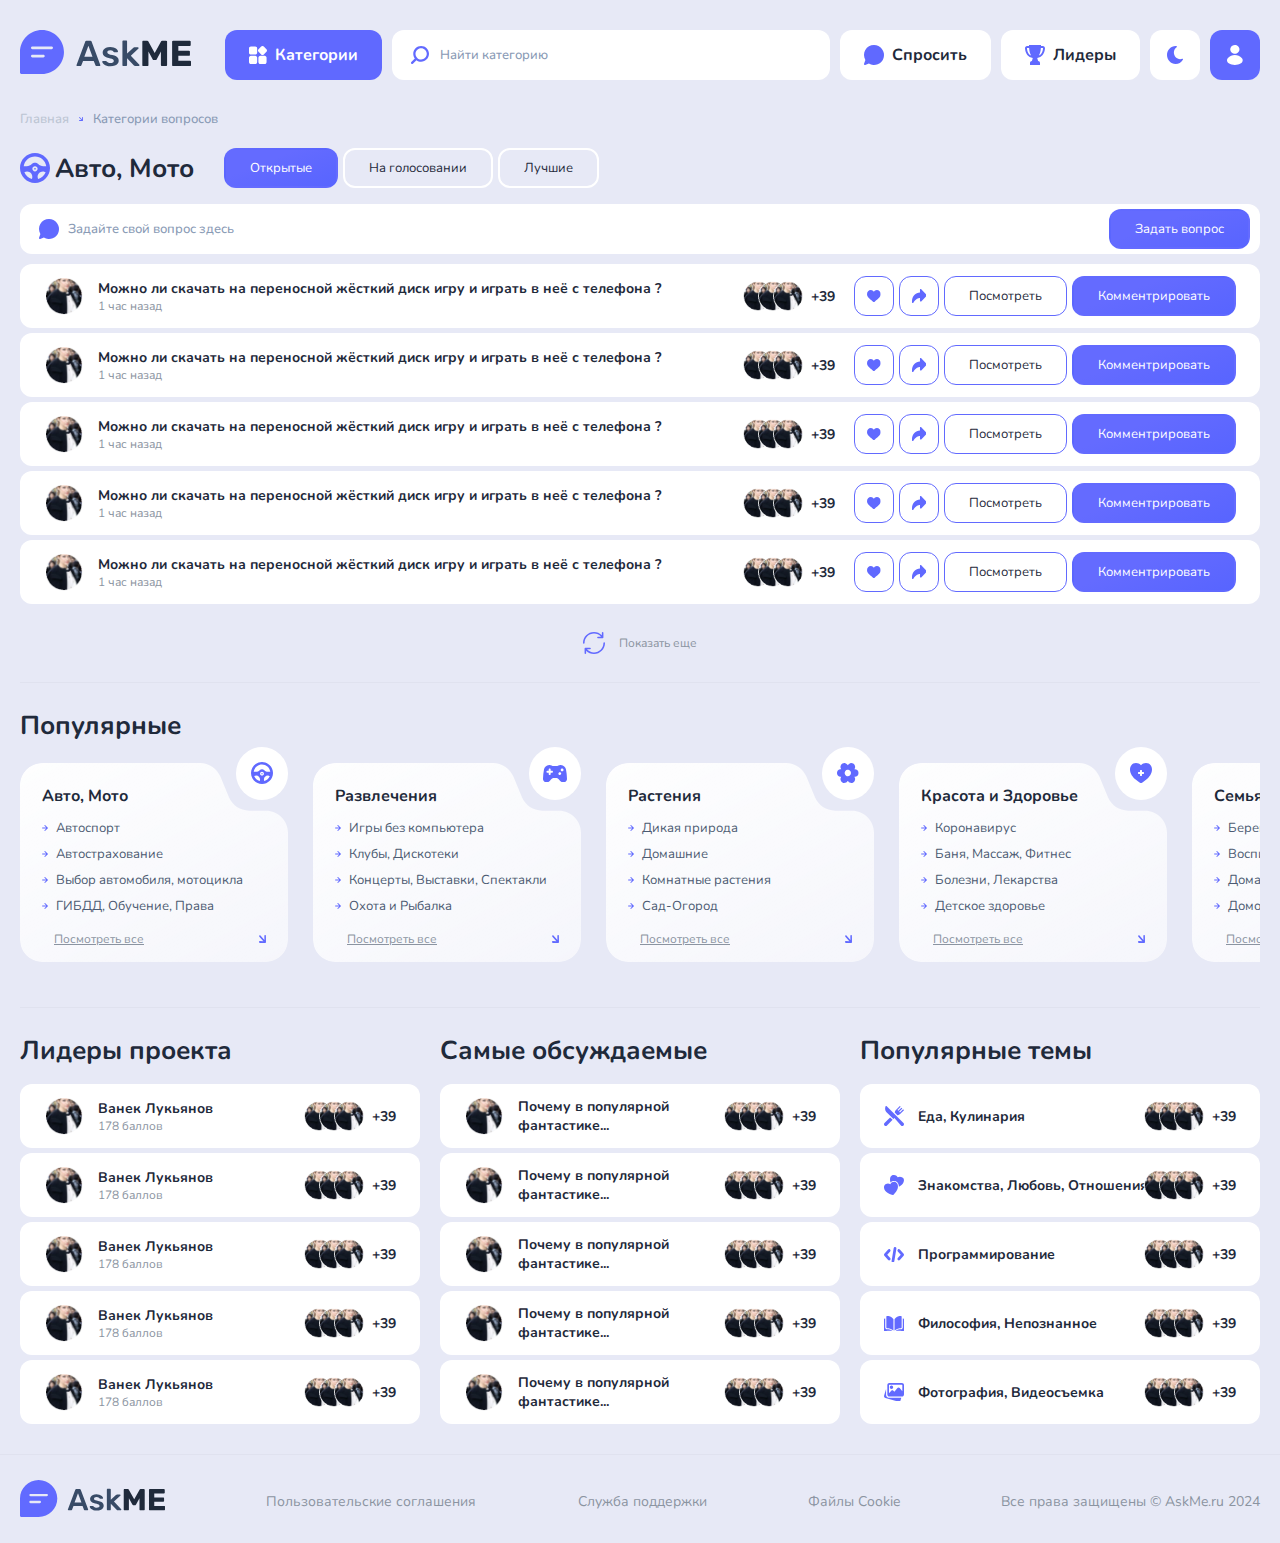
<file: category-page.html>
<!DOCTYPE html>
<html lang="en">
  <head>
    <meta charset="UTF-8" />
    <meta name="viewport" content="width=device-width, initial-scale=1.0" />
    <link
      rel="apple-touch-icon"
      sizes="180x180"
      href="./assets/favicon/apple-touch-icon.png"
    />
    <link
      rel="icon"
      type="image/png"
      sizes="32x32"
      href="./assets/favicon/favicon-32x32.png"
    />
    <link
      rel="icon"
      type="image/png"
      sizes="16x16"
      href="./assets/favicon/favicon-16x16.png"
    />
    <link rel="manifest" href="./assets/favicon/site.webmanifest" />
    <title>Авто, Мото | Категория | AskMe</title>
    <link rel="stylesheet" href="./styles/main.css" />
    <link rel="stylesheet" href="./styles/categories.css" />
  </head>
  <body>
    <!-- nav -->
    <nav>
      <div class="nav_wrapper container">
        <a href="./index.html">
          <img class="light_logo" src="./assets/logo.svg" alt="" />
          <img class="dark_logo" src="./assets/logo-dark.svg" alt="" />
        </a>
        <div class="nav_list">
          <a href="./categories.html">
            <button class="m_btn category_btn">
              <svg width="18.000000" height="18.000000">
                <use xlink:href="#category-icon"></use>
              </svg>
              Категории
            </button></a
          >
          <div class="search_input">
            <svg width="18.000000" height="18.000000">
              <use xlink:href="#search"></use>
            </svg>
            <input type="text" placeholder="Найти категорию" />
          </div>

          <a href="./ask.html">
            <button class="m_btn">
              <svg width="20.000000" height="20.000000">
                <use xlink:href="#ask"></use>
              </svg>
              Спросить
            </button></a
          >
          <a href="./leaders.html">
            <button class="m_btn">
              <svg width="20.000000" height="20.000000">
                <use xlink:href="#leaders"></use>
              </svg>
              Лидеры
            </button>
          </a>
          <button class="m_btn m_btn_icon mode_toggler" onclick="toggleMode()">
            <svg width="16.000000" height="18.000000">
              <use xlink:href="#light-mode"></use>
            </svg>
          </button>
          <a href="./profile.html">
            <button class="m_btn m_btn_icon category_btn">
              <svg width="16.000000" height="20">
                <use xlink:href="#user"></use>
              </svg></button
          ></a>
          <button
            class="m_btn m_btn_icon category_btn desc_mob_btn"
            onclick="toggleMenu()"
          >
            <img src="./assets/icons/mob-menu.svg" alt="" />
          </button>
        </div>
      </div>
      <div class="nav_mob_wrapper">
        <div class="nav_mob_wrapper_nav">
          <a href="./index.html">
            <img src="./assets/icons/mob-nav-logo.svg" alt="" />
          </a>
          <div>
            <button
              class="m_btn m_btn_icon mode_toggler"
              onclick="toggleMode()"
            >
              <svg width="16.000000" height="18.000000">
                <use xlink:href="#light-mode"></use>
              </svg>
            </button>
            <a href="./profile.html">
              <button class="m_btn">
                <img src="./assets/icons/user.svg" alt="" /></button
            ></a>
            <button class="m_btn" onclick="toggleMenu()">
              <img src="./assets/icons/exit-menu.svg" alt="" />
            </button>
          </div>
        </div>
        <div class="nav_mob_wrapper_list">
          <a href="./categories.html">
            <button class="m_btn mob_category_btn">
              <svg width="18.000000" height="18.000000">
                <use xlink:href="#category-icon"></use>
              </svg>
              Все Категории
            </button></a
          >
          <div class="search_input search_input_mob">
            <svg width="18.000000" height="18.000000" style="fill: #fff">
              <use xlink:href="#search-icon"></use>
            </svg>
            <input type="text" placeholder="Найти категорию" />
          </div>
          <a href="./ask.html" class="mob_sec_item">
            <button class="m_btn">
              <svg width="20.000000" height="20.000000">
                <use xlink:href="#ask"></use>
              </svg>
              Спросить
            </button></a
          >
          <a href="./leaders.html" class="mob_sec_item">
            <button class="m_btn">
              <svg width="20.000000" height="20.000000">
                <use xlink:href="#leaders"></use>
              </svg>
              Лидеры
            </button>
          </a>
        </div>
      </div>
    </nav>

    <!-- page navigation -->
    <div class="pages_navigation container">
      <a href="./index.html">
        <p><span>Главная</span></p></a
      >
      <img src="./assets/icons/more-s-icon.svg" alt="" />
      <a href="./categories.html"><p>Категории вопросов</p></a>
    </div>

    <!-- questions -->
    <div class="questions_block container">
      <div class="blocks_title">
        <svg width="30.000000" height="30.000000" class="category_page_icon">
          <use xlink:href="#auto"></use>
        </svg>
        <h2>Авто, Мото</h2>
        <div class="questions_filter" >
          <button class="s_btn s_btn_active">Открытые</button>
          <button class="s_btn">На голосовании</button>
          <button class="s_btn">Лучшие</button>
        </div>
      </div>

      <div class="search_input questions_block_search">
        <svg width="20.000000" height="20.000000">
          <use xlink:href="#ask"></use>
        </svg>
        <input type="text" placeholder="Задайте свой вопрос здесь" />
        <textarea placeholder="Задайте свой вопрос здесь"></textarea>
        <button class="s_btn s_btn_active">Задать вопрос</button>
      </div>
      <div class="questions_list">
        <div class="question_list_item">
          <div class="question_item_top_data">
            <div class="question_item_top_data_left">
              <img src="./assets/images/avatar.png" alt="" />
              <div>
                <p class="main_text">Ванек Лукьянов</p>
                <span>178 баллов</span>
              </div>
            </div>
            <div class="question_item_top_data_right">
              <button class="s_btn s_btn_icon">
                <svg width="13.714355" height="12.000000">
                  <use xlink:href="#heart"></use>
                </svg>
              </button>
              <button class="s_btn s_btn_icon">
                <svg width="14" height="14.000000">
                  <use xlink:href="#share"></use>
                </svg>
              </button>
            </div>
          </div>
            <a href="./question.html">
            <div class="question_list_item_left">
              <img src="./assets/images/avatar.png" alt="" />
              <div>
                <p class="main_text">
                  Можно ли скачать на переносной жёсткий диск игру и играть в
                  неё с телефона ?
                </p>
                <span>1 час назад</span>
              </div>
            </div></a
          >
          <div class="question_list_item_right">
            <div class="question_list_item_users">
              <img src="./assets/images/avatar.png" alt="" />
              <img src="./assets/images/avatar.png" alt="" />
              <img src="./assets/images/avatar.png" alt="" />
              <p class="main_text">+39</p>
            </div>
            <div class="question_list_item_right_actions">
              <button class="s_btn s_btn_icon">
                <svg width="13.714355" height="12.000000">
                  <use xlink:href="#heart"></use>
                </svg>
              </button>
              <button class="s_btn s_btn_icon">
                <svg width="14" height="14.000000">
                  <use xlink:href="#share"></use>
                </svg>
              </button>
              <button class="s_btn">Посмотреть</button>
              <button class="s_btn s_btn_active">Комментрировать</button>
            </div>
          </div>
        </div>
        <div class="question_list_item">
          <div class="question_item_top_data">
            <div class="question_item_top_data_left">
              <img src="./assets/images/avatar.png" alt="" />
              <div>
                <p class="main_text">Ванек Лукьянов</p>
                <span>178 баллов</span>
              </div>
            </div>
            <div class="question_item_top_data_right">
              <button class="s_btn s_btn_icon">
                <svg width="13.714355" height="12.000000">
                  <use xlink:href="#heart"></use>
                </svg>
              </button>
              <button class="s_btn s_btn_icon">
                <svg width="14" height="14.000000">
                  <use xlink:href="#share"></use>
                </svg>
              </button>
            </div>
          </div>
            <a href="./question.html">
            <div class="question_list_item_left">
              <img src="./assets/images/avatar.png" alt="" />
              <div>
                <p class="main_text">
                  Можно ли скачать на переносной жёсткий диск игру и играть в
                  неё с телефона ?
                </p>
                <span>1 час назад</span>
              </div>
            </div></a
          >
          <div class="question_list_item_right">
            <div class="question_list_item_users">
              <img src="./assets/images/avatar.png" alt="" />
              <img src="./assets/images/avatar.png" alt="" />
              <img src="./assets/images/avatar.png" alt="" />
              <p class="main_text">+39</p>
            </div>
            <div class="question_list_item_right_actions">
              <button class="s_btn s_btn_icon">
                <svg width="13.714355" height="12.000000">
                  <use xlink:href="#heart"></use>
                </svg>
              </button>
              <button class="s_btn s_btn_icon">
                <svg width="14" height="14.000000">
                  <use xlink:href="#share"></use>
                </svg>
              </button>
              <button class="s_btn">Посмотреть</button>
              <button class="s_btn s_btn_active">Комментрировать</button>
            </div>
          </div>
        </div>
        <div class="question_list_item">
          <div class="question_item_top_data">
            <div class="question_item_top_data_left">
              <img src="./assets/images/avatar.png" alt="" />
              <div>
                <p class="main_text">Ванек Лукьянов</p>
                <span>178 баллов</span>
              </div>
            </div>
            <div class="question_item_top_data_right">
              <button class="s_btn s_btn_icon">
                <svg width="13.714355" height="12.000000">
                  <use xlink:href="#heart"></use>
                </svg>
              </button>
              <button class="s_btn s_btn_icon">
                <svg width="14" height="14.000000">
                  <use xlink:href="#share"></use>
                </svg>
              </button>
            </div>
          </div>
            <a href="./question.html">
            <div class="question_list_item_left">
              <img src="./assets/images/avatar.png" alt="" />
              <div>
                <p class="main_text">
                  Можно ли скачать на переносной жёсткий диск игру и играть в
                  неё с телефона ?
                </p>
                <span>1 час назад</span>
              </div>
            </div></a
          >
          <div class="question_list_item_right">
            <div class="question_list_item_users">
              <img src="./assets/images/avatar.png" alt="" />
              <img src="./assets/images/avatar.png" alt="" />
              <img src="./assets/images/avatar.png" alt="" />
              <p class="main_text">+39</p>
            </div>
            <div class="question_list_item_right_actions">
              <button class="s_btn s_btn_icon">
                <svg width="13.714355" height="12.000000">
                  <use xlink:href="#heart"></use>
                </svg>
              </button>
              <button class="s_btn s_btn_icon">
                <svg width="14" height="14.000000">
                  <use xlink:href="#share"></use>
                </svg>
              </button>
              <button class="s_btn">Посмотреть</button>
              <button class="s_btn s_btn_active">Комментрировать</button>
            </div>
          </div>
        </div>
        <div class="question_list_item">
          <div class="question_item_top_data">
            <div class="question_item_top_data_left">
              <img src="./assets/images/avatar.png" alt="" />
              <div>
                <p class="main_text">Ванек Лукьянов</p>
                <span>178 баллов</span>
              </div>
            </div>
            <div class="question_item_top_data_right">
              <button class="s_btn s_btn_icon">
                <svg width="13.714355" height="12.000000">
                  <use xlink:href="#heart"></use>
                </svg>
              </button>
              <button class="s_btn s_btn_icon">
                <svg width="14" height="14.000000">
                  <use xlink:href="#share"></use>
                </svg>
              </button>
            </div>
          </div>
            <a href="./question.html">
            <div class="question_list_item_left">
              <img src="./assets/images/avatar.png" alt="" />
              <div>
                <p class="main_text">
                  Можно ли скачать на переносной жёсткий диск игру и играть в
                  неё с телефона ?
                </p>
                <span>1 час назад</span>
              </div>
            </div></a
          >
          <div class="question_list_item_right">
            <div class="question_list_item_users">
              <img src="./assets/images/avatar.png" alt="" />
              <img src="./assets/images/avatar.png" alt="" />
              <img src="./assets/images/avatar.png" alt="" />
              <p class="main_text">+39</p>
            </div>
            <div class="question_list_item_right_actions">
              <button class="s_btn s_btn_icon">
                <svg width="13.714355" height="12.000000">
                  <use xlink:href="#heart"></use>
                </svg>
              </button>
              <button class="s_btn s_btn_icon">
                <svg width="14" height="14.000000">
                  <use xlink:href="#share"></use>
                </svg>
              </button>
              <button class="s_btn">Посмотреть</button>
              <button class="s_btn s_btn_active">Комментрировать</button>
            </div>
          </div>
        </div>
        <div class="question_list_item">
          <div class="question_item_top_data">
            <div class="question_item_top_data_left">
              <img src="./assets/images/avatar.png" alt="" />
              <div>
                <p class="main_text">Ванек Лукьянов</p>
                <span>178 баллов</span>
              </div>
            </div>
            <div class="question_item_top_data_right">
              <button class="s_btn s_btn_icon">
                <svg width="13.714355" height="12.000000">
                  <use xlink:href="#heart"></use>
                </svg>
              </button>
              <button class="s_btn s_btn_icon">
                <svg width="14" height="14.000000">
                  <use xlink:href="#share"></use>
                </svg>
              </button>
            </div>
          </div>
            <a href="./question.html">
            <div class="question_list_item_left">
              <img src="./assets/images/avatar.png" alt="" />
              <div>
                <p class="main_text">
                  Можно ли скачать на переносной жёсткий диск игру и играть в
                  неё с телефона ?
                </p>
                <span>1 час назад</span>
              </div>
            </div></a
          >
          <div class="question_list_item_right">
            <div class="question_list_item_users">
              <img src="./assets/images/avatar.png" alt="" />
              <img src="./assets/images/avatar.png" alt="" />
              <img src="./assets/images/avatar.png" alt="" />
              <p class="main_text">+39</p>
            </div>
            <div class="question_list_item_right_actions">
              <button class="s_btn s_btn_icon">
                <svg width="13.714355" height="12.000000">
                  <use xlink:href="#heart"></use>
                </svg>
              </button>
              <button class="s_btn s_btn_icon">
                <svg width="14" height="14.000000">
                  <use xlink:href="#share"></use>
                </svg>
              </button>
              <button class="s_btn">Посмотреть</button>
              <button class="s_btn s_btn_active">Комментрировать</button>
            </div>
          </div>
        </div>
      </div>
      <div class="show_more_btn_wrapper">
        <button class="show_more_btn">
          <svg width="22.000000" height="22.000000">
            <use xlink:href="#sync"></use>
          </svg>
          Показать еще
        </button>
      </div>
      <div class="line container"></div>
    </div>

    <!-- populars -->
    <div class="populars_block container categories_populars_block">
      <div class="blocks_title">
        <h2>Популярные</h2>
      </div>
      <div class="subjects_list_wrapper">
        <div class="subjects_list">
          <div class="subject_item">
            <div class="subject_item_icon">
              <svg width="22.000000" height="22.000000">
                <use xlink:href="#auto"></use>
              </svg>
            </div>
            <a href="./category-page.html"> <h3>Авто, Мото</h3></a>
            <div class="subject_item_list">
              <a href="./subcategory-page.html">
                <div class="subject_item_list_item">
                  <img src="./assets/icons/arrow-right.svg" alt="" />
                  <p>Автоспорт</p>
                </div></a
              >
              <a href="./subcategory-page.html">
                <div class="subject_item_list_item">
                  <img src="./assets/icons/arrow-right.svg" alt="" />
                  <p>Автострахование</p>
                </div></a
              >
              <a href="./subcategory-page.html">
                <div class="subject_item_list_item">
                  <img src="./assets/icons/arrow-right.svg" alt="" />
                  <p>Выбор автомобиля, мотоцикла</p>
                </div></a
              >
              <a href="./subcategory-page.html">
                <div class="subject_item_list_item">
                  <img src="./assets/icons/arrow-right.svg" alt="" />
                  <p>ГИБДД, Обучение, Права</p>
                </div></a
              >
            </div>
            <a href="./categories.html">
              <div class="subject_item_more">
                <p>Посмотреть все</p>
                <img src="./assets/icons/more-s-icon.svg" alt="" />
              </div>
            </a>
          </div>
          <div class="subject_item">
            <div class="subject_item_icon">
              <svg width="24.000000" height="17.5">
                <use xlink:href="#gaming"></use>
              </svg>
            </div>
            <a href="./category-page.html"> <h3>Развлечения</h3> </a>
            <div class="subject_item_list">
              <a href="#">
                <div class="subject_item_list_item">
                  <img src="./assets/icons/arrow-right.svg" alt="" />
                  <p>Игры без компьютера</p>
                </div></a
              >
              <a href="#">
                <div class="subject_item_list_item">
                  <img src="./assets/icons/arrow-right.svg" alt="" />
                  <p>Клубы, Дискотеки</p>
                </div></a
              >
              <a href="#">
                <div class="subject_item_list_item">
                  <img src="./assets/icons/arrow-right.svg" alt="" />
                  <p>Концерты, Выставки, Спектакли</p>
                </div></a
              >
              <a href="#">
                <div class="subject_item_list_item">
                  <img src="./assets/icons/arrow-right.svg" alt="" />
                  <p>Охота и Рыбалка</p>
                </div></a
              >
            </div>
            <a href="./categories.html">
              <div class="subject_item_more">
                <p>Посмотреть все</p>
                <img src="./assets/icons/more-s-icon.svg" alt="" />
              </div>
            </a>
          </div>
          <div class="subject_item">
            <div class="subject_item_icon">
              <svg width="21.818359" height="20.000000">
                <use xlink:href="#settings"></use>
              </svg>
            </div>
            <h3>Растения</h3>
            <div class="subject_item_list">
              <a href="#">
                <div class="subject_item_list_item">
                  <img src="./assets/icons/arrow-right.svg" alt="" />
                  <p>Дикая природа</p>
                </div></a
              >
              <a href="#">
                <div class="subject_item_list_item">
                  <img src="./assets/icons/arrow-right.svg" alt="" />
                  <p>Домашние</p>
                </div></a
              >
              <a href="#">
                <div class="subject_item_list_item">
                  <img src="./assets/icons/arrow-right.svg" alt="" />
                  <p>Комнатные растения</p>
                </div></a
              >
              <a href="#">
                <div class="subject_item_list_item">
                  <img src="./assets/icons/arrow-right.svg" alt="" />
                  <p>Сад-Огород</p>
                </div></a
              >
            </div>
            <a href="./categories.html">
              <div class="subject_item_more">
                <p>Посмотреть все</p>
                <img src="./assets/icons/more-s-icon.svg" alt="" />
              </div>
            </a>
          </div>
          <div class="subject_item">
            <div class="subject_item_icon">
              <svg width="22" height="20.000000">
                <use xlink:href="#health"></use>
              </svg>
            </div>
            <h3>Красота и Здоровье</h3>
            <div class="subject_item_list">
              <a href="#">
                <div class="subject_item_list_item">
                  <img src="./assets/icons/arrow-right.svg" alt="" />
                  <p>Коронавирус</p>
                </div></a
              >
              <a href="#">
                <div class="subject_item_list_item">
                  <img src="./assets/icons/arrow-right.svg" alt="" />
                  <p>Баня, Массаж, Фитнес</p>
                </div></a
              >
              <a href="#">
                <div class="subject_item_list_item">
                  <img src="./assets/icons/arrow-right.svg" alt="" />
                  <p>Болезни, Лекарства</p>
                </div></a
              >
              <a href="#">
                <div class="subject_item_list_item">
                  <img src="./assets/icons/arrow-right.svg" alt="" />
                  <p>Детское здоровье</p>
                </div></a
              >
            </div>
            <a href="./categories.html">
              <div class="subject_item_more">
                <p>Посмотреть все</p>
                <img src="./assets/icons/more-s-icon.svg" alt="" />
              </div>
            </a>
          </div>
          <div class="subject_item">
            <div class="subject_item_icon">
              <svg width="22" height="22.000000">
                <use xlink:href="#family"></use>
              </svg>
            </div>
            <h3>Семья, Дом, Дети</h3>
            <div class="subject_item_list">
              <a href="#">
                <div class="subject_item_list_item">
                  <img src="./assets/icons/arrow-right.svg" alt="" />
                  <p>Беременность, Роды</p>
                </div></a
              >
              <a href="#">
                <div class="subject_item_list_item">
                  <img src="./assets/icons/arrow-right.svg" alt="" />
                  <p>Воспитание детей</p>
                </div></a
              >
              <a href="#">
                <div class="subject_item_list_item">
                  <img src="./assets/icons/arrow-right.svg" alt="" />
                  <p>Домашняя бухгалтерия</p>
                </div></a
              >
              <a href="#">
                <div class="subject_item_list_item">
                  <img src="./assets/icons/arrow-right.svg" alt="" />
                  <p>Домоводство</p>
                </div></a
              >
            </div>
            <a href="./categories.html">
              <div class="subject_item_more">
                <p>Посмотреть все</p>
                <img src="./assets/icons/more-s-icon.svg" alt="" />
              </div>
            </a>
          </div>
        </div>
      </div>
      <div class="line container"></div>
    </div>

    <!-- top content -->
    <div class="tops_block container">
      <div class="tops_block_item">
        <div class="blocks_title">
          <h2>Лидеры проекта</h2>
        </div>
        <div class="question_list_item">
          <div class="question_list_item_left">
            <img src="./assets/images/avatar.png" alt="" />
            <div>
              <p class="main_text">Ванек Лукьянов</p>
              <span>178 баллов</span>
            </div>
          </div>
          <div class="question_list_item_users">
            <img src="./assets/images/avatar.png" alt="" />
            <img src="./assets/images/avatar.png" alt="" />
            <img src="./assets/images/avatar.png" alt="" />
            <p class="main_text">+39</p>
          </div>
        </div>
        <div class="question_list_item">
          <div class="question_list_item_left">
            <img src="./assets/images/avatar.png" alt="" />
            <div>
              <p class="main_text">Ванек Лукьянов</p>
              <span>178 баллов</span>
            </div>
          </div>
          <div class="question_list_item_users">
            <img src="./assets/images/avatar.png" alt="" />
            <img src="./assets/images/avatar.png" alt="" />
            <img src="./assets/images/avatar.png" alt="" />
            <p class="main_text">+39</p>
          </div>
        </div>
        <div class="question_list_item">
          <div class="question_list_item_left">
            <img src="./assets/images/avatar.png" alt="" />
            <div>
              <p class="main_text">Ванек Лукьянов</p>
              <span>178 баллов</span>
            </div>
          </div>
          <div class="question_list_item_users">
            <img src="./assets/images/avatar.png" alt="" />
            <img src="./assets/images/avatar.png" alt="" />
            <img src="./assets/images/avatar.png" alt="" />
            <p class="main_text">+39</p>
          </div>
        </div>
        <div class="question_list_item">
          <div class="question_list_item_left">
            <img src="./assets/images/avatar.png" alt="" />
            <div>
              <p class="main_text">Ванек Лукьянов</p>
              <span>178 баллов</span>
            </div>
          </div>
          <div class="question_list_item_users">
            <img src="./assets/images/avatar.png" alt="" />
            <img src="./assets/images/avatar.png" alt="" />
            <img src="./assets/images/avatar.png" alt="" />
            <p class="main_text">+39</p>
          </div>
        </div>
        <div class="question_list_item">
          <div class="question_list_item_left">
            <img src="./assets/images/avatar.png" alt="" />
            <div>
              <p class="main_text">Ванек Лукьянов</p>
              <span>178 баллов</span>
            </div>
          </div>
          <div class="question_list_item_users">
            <img src="./assets/images/avatar.png" alt="" />
            <img src="./assets/images/avatar.png" alt="" />
            <img src="./assets/images/avatar.png" alt="" />
            <p class="main_text">+39</p>
          </div>
        </div>
      </div>
      <div class="tops_block_item">
        <div class="blocks_title">
          <h2>Самые обсуждаемые</h2>
        </div>
        <div class="question_list_item">
          <div class="question_list_item_left">
            <img src="./assets/images/avatar.png" alt="" />
            <div>
              <p class="main_text">Почему в популярной фантастике...</p>
            </div>
          </div>
          <div class="question_list_item_users">
            <img src="./assets/images/avatar.png" alt="" />
            <img src="./assets/images/avatar.png" alt="" />
            <img src="./assets/images/avatar.png" alt="" />
            <p class="main_text">+39</p>
          </div>
        </div>
        <div class="question_list_item">
          <div class="question_list_item_left">
            <img src="./assets/images/avatar.png" alt="" />
            <div>
              <p class="main_text">Почему в популярной фантастике...</p>
            </div>
          </div>
          <div class="question_list_item_users">
            <img src="./assets/images/avatar.png" alt="" />
            <img src="./assets/images/avatar.png" alt="" />
            <img src="./assets/images/avatar.png" alt="" />
            <p class="main_text">+39</p>
          </div>
        </div>
        <div class="question_list_item">
          <div class="question_list_item_left">
            <img src="./assets/images/avatar.png" alt="" />
            <div>
              <p class="main_text">Почему в популярной фантастике...</p>
            </div>
          </div>
          <div class="question_list_item_users">
            <img src="./assets/images/avatar.png" alt="" />
            <img src="./assets/images/avatar.png" alt="" />
            <img src="./assets/images/avatar.png" alt="" />
            <p class="main_text">+39</p>
          </div>
        </div>
        <div class="question_list_item">
          <div class="question_list_item_left">
            <img src="./assets/images/avatar.png" alt="" />
            <div>
              <p class="main_text">Почему в популярной фантастике...</p>
            </div>
          </div>
          <div class="question_list_item_users">
            <img src="./assets/images/avatar.png" alt="" />
            <img src="./assets/images/avatar.png" alt="" />
            <img src="./assets/images/avatar.png" alt="" />
            <p class="main_text">+39</p>
          </div>
        </div>
        <div class="question_list_item">
          <div class="question_list_item_left">
            <img src="./assets/images/avatar.png" alt="" />
            <div>
              <p class="main_text">Почему в популярной фантастике...</p>
            </div>
          </div>
          <div class="question_list_item_users">
            <img src="./assets/images/avatar.png" alt="" />
            <img src="./assets/images/avatar.png" alt="" />
            <img src="./assets/images/avatar.png" alt="" />
            <p class="main_text">+39</p>
          </div>
        </div>
      </div>
      <div class="tops_block_item tops_block_item_top_subjects">
        <div class="blocks_title">
          <h2>Популярные темы</h2>
        </div>
        <div class="question_list_item">
          <div class="question_list_item_left">
            <svg width="20" height="20">
              <use xlink:href="#food"></use>
            </svg>
            <div>
              <p class="main_text">Еда, Кулинария</p>
            </div>
          </div>
          <div class="question_list_item_users">
            <img src="./assets/images/avatar.png" alt="" />
            <img src="./assets/images/avatar.png" alt="" />
            <img src="./assets/images/avatar.png" alt="" />
            <p class="main_text">+39</p>
          </div>
        </div>
        <div class="question_list_item">
          <div class="question_list_item_left">
            <svg width="20" height="20">
              <use xlink:href="#love"></use>
            </svg>
            <div>
              <p class="main_text">Знакомства, Любовь, Отношения</p>
            </div>
          </div>
          <div class="question_list_item_users">
            <img src="./assets/images/avatar.png" alt="" />
            <img src="./assets/images/avatar.png" alt="" />
            <img src="./assets/images/avatar.png" alt="" />
            <p class="main_text">+39</p>
          </div>
        </div>
        <div class="question_list_item">
          <div class="question_list_item_left">
            <svg width="20" height="15">
              <use xlink:href="#it"></use>
            </svg>
            <div>
              <p class="main_text">Программирование</p>
            </div>
          </div>
          <div class="question_list_item_users">
            <img src="./assets/images/avatar.png" alt="" />
            <img src="./assets/images/avatar.png" alt="" />
            <img src="./assets/images/avatar.png" alt="" />
            <p class="main_text">+39</p>
          </div>
        </div>
        <div class="question_list_item">
          <div class="question_list_item_left">
            <svg width="20" height="15">
              <use xlink:href="#philo"></use>
            </svg>
            <div>
              <p class="main_text">Философия, Непознанное</p>
            </div>
          </div>
          <div class="question_list_item_users">
            <img src="./assets/images/avatar.png" alt="" />
            <img src="./assets/images/avatar.png" alt="" />
            <img src="./assets/images/avatar.png" alt="" />
            <p class="main_text">+39</p>
          </div>
        </div>
        <div class="question_list_item">
          <div class="question_list_item_left">
            <svg width="20" height="18">
              <use xlink:href="#photo"></use>
            </svg>
            <div>
              <p class="main_text">Фотография, Видеосъемка</p>
            </div>
          </div>
          <div class="question_list_item_users">
            <img src="./assets/images/avatar.png" alt="" />
            <img src="./assets/images/avatar.png" alt="" />
            <img src="./assets/images/avatar.png" alt="" />
            <p class="main_text">+39</p>
          </div>
        </div>
      </div>
    </div>

    <!-- footer -->
    <footer>
      <div class="line container"></div>
      <div class="footer_wrapper container">
        <a href="./index.html">
          <img class="light_logo" src="./assets/logo.svg" alt="" />
          <img class="dark_logo" src="./assets/logo-dark.svg" alt="" />
        </a>
        <a href="#"><p>Пользовательские соглашения</p></a>
        <a href="#"><p>Служба поддержки</p></a>
        <a href="#"><p>Файлы Cookie</p></a>
        <p>Все права защищены © AskMe.ru 2024</p>
      </div>
    </footer>

    <!-- scripts -->
    <script src="./scripts/main.js"></script>

    <!-- svg sprites -->
    <svg style="display: none">
      <!-- nav -->
      <symbol id="ask" viewBox="0 0 20 20">
        <path
          id="Vector"
          d="M9.99 0C8.23 -0.01 6.5 0.46 4.97 1.35C3.44 2.23 2.18 3.51 1.31 5.04C0.43 6.57 -0.02 8.31 0 10.07C0.01 11.84 0.49 13.57 1.39 15.09L0.05 18.78C0 18.91 -0.02 19.06 0 19.2C0.02 19.35 0.08 19.49 0.16 19.61C0.24 19.73 0.35 19.82 0.48 19.89C0.61 19.96 0.76 19.99 0.9 20C1.01 19.99 1.11 19.98 1.21 19.94L4.9 18.6C6.23 19.38 7.71 19.85 9.25 19.97C10.78 20.08 12.32 19.84 13.75 19.27C15.17 18.69 16.45 17.79 17.47 16.64C18.49 15.49 19.23 14.12 19.64 12.63C20.05 11.15 20.1 9.59 19.81 8.08C19.52 6.57 18.88 5.15 17.94 3.93C17.01 2.7 15.81 1.71 14.43 1.03C13.05 0.35 11.53 -0.01 9.99 0Z"
          fill-opacity="1.000000"
          fill-rule="nonzero"
        />
      </symbol>
      <!--  -->
      <symbol id="leaders" viewBox="0 0 20 20">
        <path
          id="Vector"
          d="M19.41 1.7C19.01 1.28 18.44 1.03 17.86 1.03L16 1.03C16 0.7 16.01 0.35 16.01 0L3.99 0C3.99 0.35 4 0.7 4.01 1.03L2.13 1.03C1.55 1.03 0.98 1.28 0.58 1.7C0.17 2.13 -0.04 2.71 0 3.31C0.33 8.89 3.22 12.4 7.79 12.92L6.9 16C5.85 16 5 16.85 5 17.9L5 20L15.01 20L15.01 17.9C15.01 16.85 14.16 16 13.1 16L12.22 12.92C16.78 12.39 19.66 8.89 19.99 3.31C20.03 2.72 19.82 2.13 19.41 1.7ZM2 3.19C1.99 3.13 2.02 3.09 2.04 3.07C2.07 3.03 2.12 3.03 2.13 3.03L4.1 3.03C4.4 6.97 5.27 9.2 6.11 10.46C2.9 9.11 2.14 5.52 2 3.19ZM13.89 10.45C14.74 9.18 15.6 6.96 15.9 3.03L17.86 3.03C17.88 3.03 17.92 3.03 17.96 3.07C17.98 3.09 18 3.13 18 3.18C17.85 5.52 17.09 9.1 13.89 10.45Z"
        />
      </symbol>
      <!--  -->
      <symbol id="light-mode" viewBox="0 0 16 18">
        <path
          id="Vector"
          d="M15.87 13.02C15.71 12.82 15.46 12.75 15.23 12.83C14.59 13.07 13.9 13.2 13.18 13.2C9.7 13.2 6.87 10.23 6.87 6.59C6.87 4.4 7.9 2.37 9.63 1.14C9.83 1 9.92 0.75 9.87 0.51C9.82 0.27 9.63 0.09 9.39 0.05C9.13 0.01 8.86 0 8.59 0C3.85 0 0 4.03 0 9C0 13.96 3.85 18 8.59 18C11.6 18 14.34 16.39 15.91 13.71C16.04 13.5 16.02 13.22 15.87 13.02Z"
        />
      </symbol>
      <!--  -->
      <symbol id="category-icon" viewBox="0 0 18 18">
        <path
          id="Vector"
          d="M8.16 11.72C8.16 11.22 7.96 10.74 7.6 10.39C7.25 10.03 6.77 9.83 6.27 9.83C5.03 9.83 3.13 9.83 1.88 9.83C1.38 9.83 0.9 10.03 0.55 10.39C0.19 10.74 0 11.22 0 11.72L0 16.11C0 16.61 0.19 17.09 0.55 17.44C0.9 17.8 1.38 18 1.88 18L6.27 18C6.77 18 7.25 17.8 7.6 17.44C7.96 17.09 8.16 16.61 8.16 16.11L8.16 11.72ZM17.57 11.72C17.57 11.22 17.38 10.74 17.02 10.39C16.67 10.03 16.19 9.83 15.69 9.83C14.44 9.83 12.54 9.83 11.3 9.83C10.8 9.83 10.32 10.03 9.96 10.39C9.61 10.74 9.41 11.22 9.41 11.72L9.41 16.11C9.41 16.61 9.61 17.09 9.96 17.44C10.32 17.8 10.8 18 11.3 18L15.69 18C16.19 18 16.67 17.8 17.02 17.44C17.38 17.09 17.57 16.61 17.57 16.11L17.57 11.72ZM14.82 8.45L17.44 5.83C18.18 5.09 18.18 3.9 17.44 3.17L14.82 0.55C14.09 -0.19 12.9 -0.19 12.16 0.55L9.54 3.17C8.81 3.9 8.81 5.09 9.54 5.83L12.16 8.45C12.9 9.18 14.09 9.18 14.82 8.45ZM8.16 2.3C8.16 1.8 7.96 1.32 7.6 0.97C7.25 0.61 6.77 0.42 6.27 0.42C5.03 0.42 3.13 0.42 1.88 0.42C1.38 0.42 0.9 0.61 0.55 0.97C0.19 1.32 0 1.8 0 2.3L0 6.69C0 7.19 0.19 7.67 0.55 8.03C0.9 8.38 1.38 8.58 1.88 8.58L6.27 8.58C6.77 8.58 7.25 8.38 7.6 8.03C7.96 7.67 8.16 7.19 8.16 6.69L8.16 2.3Z"
        />
      </symbol>
      <!--  -->
      <symbol id="search-icon" viewBox="0 0 18 18">
        <path
          id="Vector"
          d="M5.44 14.2C6.75 15.17 8.37 15.75 10.12 15.75C14.47 15.75 18 12.22 18 7.87C18 3.52 14.47 0 10.12 0C5.78 0 2.25 3.52 2.25 7.87C2.25 9.64 2.83 11.27 3.82 12.58L0.33 16.07L0.32 16.08C-0.12 16.52 -0.11 17.23 0.33 17.67C0.54 17.88 0.83 18 1.13 18C1.42 18 1.71 17.88 1.92 17.67L5.44 14.2ZM6.25 11.95C7.26 12.91 8.62 13.5 10.12 13.5C13.23 13.5 15.75 10.98 15.75 7.87C15.75 4.76 13.23 2.25 10.12 2.25C7.02 2.25 4.5 4.76 4.5 7.87C4.5 9.38 5.1 10.75 6.07 11.77C6.11 11.8 6.14 11.83 6.18 11.87C6.21 11.9 6.23 11.92 6.25 11.95Z"
          fill="#FFFFFF"
          fill-opacity="1.000000"
          fill-rule="evenodd"
        />
      </symbol>
      <!--  -->
      <symbol id="search" viewBox="0 0 18 18">
        <path
          id="Vector"
          d="M5.44 14.2C6.75 15.17 8.37 15.74 10.12 15.74C14.47 15.74 18 12.22 18 7.87C18 3.52 14.47 0 10.12 0C5.78 0 2.25 3.52 2.25 7.87C2.25 9.64 2.83 11.27 3.82 12.58L0.33 16.07L0.32 16.08C-0.12 16.52 -0.11 17.23 0.33 17.67C0.54 17.88 0.83 18 1.13 18C1.43 18 1.71 17.88 1.92 17.67L5.44 14.2ZM6.25 11.95C7.26 12.91 8.62 13.5 10.12 13.5C13.23 13.5 15.75 10.98 15.75 7.87C15.75 4.76 13.23 2.25 10.12 2.25C7.02 2.25 4.5 4.76 4.5 7.87C4.5 9.38 5.1 10.75 6.07 11.77C6.11 11.8 6.14 11.83 6.18 11.87C6.21 11.9 6.23 11.92 6.25 11.95Z"
          fill="#626AFF"
          fill-opacity="1.000000"
          fill-rule="evenodd"
        />
      </symbol>
      <!--  -->
      <symbol id="user" viewBox="0 0 16 20">
        <path
          id="Vector"
          d="M12.44 4.39C12.44 5.26 12.17 6.11 11.66 6.83C11.16 7.56 10.44 8.12 9.61 8.45C8.77 8.78 7.85 8.87 6.96 8.7C6.07 8.53 5.25 8.11 4.61 7.5C3.97 6.88 3.53 6.1 3.36 5.25C3.18 4.4 3.27 3.51 3.62 2.71C3.96 1.91 4.55 1.22 5.31 0.74C6.06 0.25 6.95 0 7.85 0C8.45 6.1e-5 9.05 0.11 9.61 0.33C10.16 0.55 10.67 0.87 11.09 1.28C11.52 1.69 11.86 2.18 12.09 2.71C12.32 3.24 12.44 3.81 12.44 4.39ZM7.85 10.09C6.55 10.09 5.27 10.34 4.08 10.85C2.89 11.35 1.83 12.08 0.95 13C-0.6 14.61 -0.22 17.19 1.73 18.34C3.57 19.42 5.69 20 7.85 20C10.01 20 12.13 19.42 13.97 18.34C15.92 17.19 16.3 14.61 14.75 13C13.88 12.08 12.81 11.35 11.62 10.85C10.43 10.34 9.15 10.09 7.85 10.09Z"
          fill="#FFFFFF"
          fill-opacity="1.000000"
          fill-rule="nonzero"
        />
      </symbol>

      <!-- subjects -->
      <symbol id="auto" viewBox="0 0 22 22">
        <path
          id="Vector"
          d="M0 11C0 4.94 4.94 0 11 0C17.05 0 22 4.94 22 11C22 17.05 17.05 22 11 22C4.94 22 0 17.05 0 11ZM19.27 9.71C18.65 5.7 15.18 2.62 11 2.62C6.81 2.62 3.34 5.7 2.72 9.71L4.95 9.71C6.37 9.71 7.71 9.14 8.64 8.15C9.92 6.79 12.07 6.79 13.35 8.15C14.28 9.14 15.62 9.71 17.04 9.71L19.27 9.71ZM9.06 11.64C9.06 12.71 9.93 13.57 11 13.57C12.06 13.57 12.93 12.71 12.93 11.64C12.93 10.57 12.06 9.71 11 9.71C9.93 9.71 9.06 10.57 9.06 11.64ZM11.64 11.64C11.64 12 11.35 12.28 11 12.28C10.64 12.28 10.35 12 10.35 11.64C10.35 11.28 10.64 11 11 11C11.35 11 11.64 11.28 11.64 11.64ZM12.97 18.02C13.03 18.37 13.13 18.72 13.28 19.06C15.8 18.34 17.85 16.47 18.8 14.05C18.34 13.87 17.99 13.75 17.71 13.68C15.09 13.02 12.56 15.28 12.97 18.02L12.97 18.02ZM5.19 13.57C4.46 13.57 3.93 13.76 3.19 14.05C4.14 16.47 6.19 18.34 8.71 19.06C8.86 18.73 8.96 18.38 9.02 18.02L9.02 18.02C9.37 15.67 7.54 13.57 5.19 13.57Z"
        />
      </symbol>
      <!--  -->
      <symbol id="gaming" viewBox="0 0 24 17.5">
        <path
          id="Vector"
          d="M23.99 13.84C23.94 10.7 23.57 7.54 22.96 4.34C22.47 2.12 20.69 0.14 17.85 0C15.75 -0.09 15.35 1.11 12.97 1.08C12.32 1.08 11.67 1.08 11.02 1.08C8.64 1.11 8.24 -0.09 6.14 0C3.3 0.14 1.47 2.12 1.03 4.34C0.42 7.54 0.05 10.7 0 13.84C-0.02 16.02 2.13 17.47 3.55 17.57C6.3 17.77 8.48 12.93 10.14 12.93C11.38 12.94 12.61 12.94 13.85 12.93C15.51 12.93 17.69 17.77 20.44 17.57C21.86 17.47 24.06 16.01 23.99 13.84L23.99 13.84ZM8.94 7.73L7.66 7.73L7.66 9.01C7.66 9.55 7.23 9.98 6.69 9.98C6.15 9.98 5.71 9.55 5.71 9.01L5.71 7.73L4.43 7.73C3.89 7.73 3.45 7.29 3.45 6.75C3.45 6.21 3.89 5.77 4.43 5.77L5.71 5.77L5.71 4.49C5.71 3.95 6.15 3.51 6.69 3.51C7.23 3.51 7.66 3.95 7.66 4.49L7.66 5.77L8.94 5.77C9.48 5.77 9.92 6.21 9.92 6.75C9.92 7.29 9.48 7.73 8.94 7.73ZM16.85 9.98C16.08 10 15.44 9.4 15.42 8.63C15.4 7.87 16.01 7.23 16.77 7.21C17.54 7.19 18.18 7.79 18.2 8.56C18.21 9.33 17.61 9.96 16.85 9.98ZM19.15 6.29C18.39 6.31 17.75 5.7 17.73 4.94C17.71 4.17 18.31 3.53 19.08 3.51C19.85 3.49 20.48 4.1 20.5 4.86C20.52 5.63 19.92 6.27 19.15 6.29Z"
        />
      </symbol>
      <!--  -->
      <symbol id="settings" viewBox="0 0 22 20">
        <path
          id="Vector"
          d="M21.81 10C21.81 8.96 21.4 7.97 20.67 7.24C19.95 6.51 18.96 6.11 17.94 6.11C17.82 6.11 17.7 6.12 17.58 6.13C17.65 6.03 17.72 5.93 17.78 5.82C18.03 5.38 18.2 4.89 18.26 4.38C18.33 3.88 18.29 3.36 18.16 2.87C18.03 2.37 17.8 1.91 17.49 1.51C17.18 1.11 16.8 0.77 16.36 0.52C15.47 0 14.42 -0.14 13.43 0.13C12.44 0.39 11.6 1.04 11.08 1.94C11.01 2.04 10.96 2.15 10.91 2.26C10.86 2.15 10.8 2.04 10.74 1.94C10.22 1.04 9.37 0.39 8.39 0.13C7.4 -0.14 6.34 0 5.46 0.52C5.02 0.77 4.63 1.11 4.32 1.51C4.01 1.91 3.79 2.37 3.65 2.87C3.52 3.36 3.49 3.88 3.56 4.38C3.62 4.89 3.79 5.38 4.04 5.82C4.1 5.93 4.17 6.03 4.24 6.13C4.12 6.12 4 6.11 3.87 6.11C3.37 6.1 2.86 6.2 2.39 6.39C1.92 6.58 1.49 6.87 1.13 7.23C0.77 7.59 0.49 8.02 0.29 8.5C0.1 8.97 0 9.48 0 10C0 10.51 0.1 11.02 0.29 11.49C0.49 11.97 0.77 12.4 1.13 12.76C1.49 13.12 1.92 13.41 2.39 13.6C2.86 13.79 3.37 13.89 3.87 13.88C4 13.88 4.12 13.87 4.24 13.86C4.17 13.96 4.1 14.06 4.04 14.17C3.79 14.61 3.62 15.1 3.56 15.61C3.49 16.11 3.52 16.63 3.65 17.12C3.79 17.62 4.01 18.08 4.32 18.48C4.63 18.88 5.02 19.22 5.46 19.47C6.34 19.99 7.4 20.13 8.39 19.86C9.37 19.6 10.22 18.95 10.74 18.05C10.8 17.95 10.86 17.84 10.91 17.73C10.96 17.84 11.01 17.95 11.08 18.05C11.6 18.95 12.44 19.6 13.43 19.86C14.42 20.13 15.47 19.99 16.36 19.47C16.8 19.22 17.18 18.88 17.49 18.48C17.8 18.08 18.03 17.62 18.16 17.12C18.29 16.63 18.33 16.11 18.26 15.61C18.2 15.1 18.03 14.61 17.78 14.17C17.72 14.06 17.65 13.96 17.58 13.86C17.7 13.87 17.82 13.88 17.94 13.88C18.96 13.88 19.95 13.48 20.67 12.75C21.4 12.02 21.81 11.03 21.81 10ZM10.91 13.21C10.28 13.21 9.67 13.02 9.15 12.67C8.63 12.31 8.22 11.81 7.98 11.23C7.74 10.64 7.68 9.99 7.8 9.37C7.93 8.74 8.23 8.17 8.67 7.72C9.11 7.27 9.68 6.97 10.29 6.84C10.9 6.72 11.54 6.78 12.12 7.03C12.7 7.27 13.19 7.68 13.54 8.21C13.89 8.74 14.07 9.36 14.07 10C14.07 10.85 13.74 11.67 13.15 12.27C12.55 12.87 11.75 13.21 10.91 13.21Z"
        />
      </symbol>
      <!--  -->
      <symbol id="health" viewBox="0 0 22 20">
        <path
          id="Vector"
          d="M10.55 19.89L10.55 19.89C10.83 20.03 11.16 20.03 11.44 19.89C11.44 19.89 11.77 19.72 11.91 19.64C12.2 19.48 12.6 19.25 13.09 18.94C14.06 18.34 15.35 17.45 16.65 16.31C19.21 14.07 22 10.69 22 6.5C22 5.07 21.57 3.47 20.6 2.2C19.61 0.9 18.07 0 16 0C13.93 0 12.45 0.89 11.5 1.76C11.31 1.94 11.14 2.11 11 2.28C10.85 2.11 10.68 1.94 10.49 1.76C9.54 0.89 8.06 0 6 0C3.92 0 2.38 0.9 1.39 2.2C0.42 3.47 0 5.07 0 6.5C0 10.69 2.78 14.07 5.34 16.31C6.64 17.45 7.93 18.34 8.9 18.94C9.39 19.25 9.79 19.48 10.08 19.64C10.22 19.72 10.55 19.89 10.55 19.89ZM11.5 7C11.77 7 12 7.22 12 7.5L12 9L13.5 9C13.77 9 14 9.22 14 9.5L14 10.5C14 10.77 13.77 11 13.5 11L12 11L12 12.5C12 12.77 11.77 13 11.5 13L10.5 13C10.22 13 10 12.77 10 12.5L10 11L8.5 11C8.22 11 8 10.77 8 10.5L8 9.5C8 9.22 8.22 9 8.5 9L10 9L10 7.5C10 7.22 10.22 7 10.5 7L11.5 7Z"
        />
      </symbol>
      <!--  -->
      <symbol id="family" viewBox="0 0 22 22">
        <path
          id="Vector"
          d="M19.26 2.86C19.26 4.44 17.98 5.73 16.4 5.73C14.81 5.73 13.53 4.44 13.53 2.86C13.53 1.28 14.81 0 16.4 0C17.98 0 19.26 1.28 19.26 2.86ZM5.6 0C7.18 0 8.46 1.28 8.46 2.87C8.45 4.45 7.17 5.73 5.59 5.73C4 5.72 2.72 4.44 2.73 2.86C2.73 1.27 4.01 -0.01 5.6 0ZM11 9.97C12.16 9.97 13.11 9.02 13.11 7.85C13.11 6.68 12.16 5.73 11 5.73C9.83 5.73 8.88 6.68 8.88 7.85C8.88 9.02 9.83 9.97 11 9.97ZM6.06 16.43L7.27 11.69C7.48 10.86 8.05 10.2 8.79 9.86C8.31 9.33 8.01 8.62 8.01 7.85C8.01 7.45 8.09 7.07 8.24 6.72C7.87 6.51 7.45 6.4 7.01 6.4L4.17 6.4C2.99 6.4 1.96 7.2 1.67 8.34L0.04 14.75C-0.2 15.7 0.52 16.62 1.5 16.62L2.72 16.62L2.72 20.71C2.72 21.42 3.3 22 4.01 22L7.17 22C7.54 22 7.87 21.84 8.1 21.6C8.05 21.42 8.02 21.23 8.02 21.04L8.02 18.88L7.97 18.88C7.36 18.88 6.79 18.6 6.41 18.12C6.08 17.69 5.94 17.16 6.02 16.63C6.03 16.56 6.04 16.49 6.06 16.43ZM20.32 8.34L21.95 14.75C22.19 15.7 21.47 16.62 20.49 16.62L19.27 16.62L19.27 20.7C19.27 21.41 18.69 21.99 17.98 21.99L14.82 21.99C14.45 21.99 14.12 21.84 13.89 21.59C13.94 21.41 13.97 21.23 13.97 21.04L13.97 18.88L14.02 18.88C14.63 18.88 15.2 18.6 15.58 18.12C15.91 17.69 16.05 17.16 15.97 16.62C15.96 16.56 15.95 16.49 15.93 16.43L14.73 11.69C14.51 10.86 13.94 10.2 13.2 9.86C13.68 9.33 13.98 8.62 13.98 7.85C13.98 7.45 13.9 7.06 13.75 6.72C14.12 6.51 14.54 6.4 14.98 6.4L17.82 6.4C19 6.4 20.02 7.2 20.32 8.34ZM13.89 11.9L15.1 16.64C15.28 17.34 14.75 18.02 14.02 18.02L13.12 18.02L13.12 21.04C13.12 21.57 12.69 22 12.16 22L9.83 22C9.3 22 8.88 21.57 8.88 21.04L8.88 18.02L7.97 18.02C7.24 18.02 6.71 17.34 6.89 16.64L8.1 11.9C8.31 11.06 9.07 10.47 9.95 10.47L12.04 10.47C12.92 10.47 13.68 11.06 13.89 11.9Z"
        />
      </symbol>
      <!--  -->
      <symbol id="food" viewBox="0 0 20 20">
        <path
          id="Vector"
          d="M19.48 17L2.47 0L1.75 0L1.6 0.37C1.22 1.35 1.05 2.35 1.13 3.27C1.21 4.31 1.61 5.22 2.27 5.88L9.43 13.04L10.38 12.09L16.99 19.49C17.65 20.14 18.78 20.18 19.48 19.49C20.17 18.8 20.17 17.69 19.48 17ZM15.97 6.5L19.15 3.33L19.98 4.15L15.83 8.3C15.33 8.81 14.65 9.11 13.94 9.15C13.75 9.16 13.58 9.2 13.41 9.27L10.71 6.58C10.78 6.41 10.82 6.23 10.83 6.05C10.88 5.33 11.18 4.66 11.69 4.15L15.83 0.01L16.66 0.84L13.48 4.02L14.31 4.84L17.49 1.67L18.32 2.5L15.14 5.67L15.97 6.5ZM6.11 11.38L0.51 16.98C-0.18 17.67 -0.18 18.78 0.51 19.47C1.16 20.12 2.29 20.18 3 19.47L8.6 13.87L6.11 11.38Z"
        />
      </symbol>
      <!--  -->
      <symbol id="love" viewBox="0 0 20 20">
        <path
          id="Vector"
          d="M6.29 6.74C6.35 6.96 6.42 7.18 6.5 7.41C8.12 5.83 10.54 5.59 12.2 6.39C13.91 7.22 14.96 9.23 14.87 11.77C16.05 11.22 17.1 10.56 17.82 9.82C19.95 7.62 20.53 5.05 19.39 3.37C18.33 1.81 15.78 0.95 13.64 2.34C12.49 0.06 9.85 -0.46 8.16 0.36C6.33 1.24 5.53 3.76 6.29 6.74ZM11.8 7.23C10.11 6.42 7.47 6.94 6.31 9.22C4.17 7.82 1.63 8.69 0.57 10.24C-0.57 11.92 0 14.5 2.15 16.7C3.6 18.19 6.48 19.34 8.84 19.97C9.08 20.04 9.33 19.97 9.51 19.79C11.23 18.07 13.16 15.63 13.67 13.62C14.42 10.64 13.63 8.12 11.8 7.23Z"
        />
      </symbol>
      <!--  -->
      <symbol id="it" viewBox="0 0 20 15">
        <path
          id="Vector"
          d="M7.6 13.9L9.67 1.18L9.67 1.18C9.73 0.81 9.93 0.48 10.23 0.26C10.37 0.15 10.54 0.07 10.72 0.03C10.89 -0.01 11.08 -0.02 11.26 0.01C11.62 0.08 11.94 0.28 12.15 0.59C12.36 0.89 12.45 1.27 12.39 1.64L10.32 14.37C10.27 14.7 10.1 15 9.85 15.21C9.6 15.43 9.29 15.55 8.96 15.55C8.89 15.55 8.81 15.54 8.73 15.53C8.37 15.47 8.05 15.26 7.84 14.96C7.63 14.65 7.54 14.27 7.6 13.9ZM4.15 12.97C4.4 13.25 4.74 13.41 5.11 13.43C5.47 13.44 5.83 13.31 6.1 13.06C6.37 12.8 6.53 12.45 6.55 12.08C6.56 11.7 6.43 11.34 6.19 11.06L3.25 7.77L6.18 4.49C6.43 4.21 6.56 3.84 6.55 3.47C6.53 3.09 6.37 2.74 6.1 2.49C5.83 2.23 5.47 2.1 5.11 2.12C4.74 2.13 4.4 2.3 4.15 2.57L0.36 6.82C0.12 7.08 0 7.42 0 7.77C0 8.13 0.12 8.47 0.36 8.73L4.15 12.97ZM15.84 2.58C15.59 2.3 15.25 2.14 14.88 2.12C14.52 2.1 14.16 2.24 13.89 2.49C13.62 2.74 13.46 3.1 13.44 3.47C13.43 3.85 13.56 4.21 13.8 4.49L16.74 7.77L13.81 11.06C13.56 11.34 13.43 11.7 13.44 12.08C13.46 12.45 13.62 12.81 13.89 13.06C14.16 13.31 14.52 13.45 14.88 13.43C15.25 13.41 15.59 13.25 15.84 12.97L19.63 8.73C19.87 8.47 20 8.13 20 7.77C20 7.42 19.87 7.08 19.63 6.82L15.84 2.58Z"
        />
      </symbol>
      <!--  -->
      <symbol id="philo" viewBox="0 0 20 15">
        <path
          id="Vector"
          d="M17.65 0.71L17.65 11.44C17.65 11.84 17.33 12.16 16.93 12.16C15.27 12.16 12.48 12.51 10.55 14.52L10.55 3.29C10.55 3.16 10.58 3.03 10.65 2.93C12.23 0.39 15.27 0 16.94 0L16.94 0C17.13 0 17.3 0.07 17.44 0.2C17.57 0.34 17.65 0.52 17.65 0.71ZM3.05 6.1e-5L3.05 6.1e-5C4.72 0 7.76 0.39 9.34 2.93C9.41 3.03 9.44 3.16 9.44 3.29L9.44 14.52C7.51 12.51 4.72 12.16 3.06 12.16C2.66 12.16 2.34 11.84 2.34 11.44L2.34 0.71C2.34 0.52 2.42 0.34 2.55 0.2C2.69 0.07 2.86 6.1e-5 3.05 6.1e-5ZM1.23 2.47L1.23 11.44C1.23 12.45 2.05 13.27 3.05 13.27C4.47 13.27 6.8 13.55 8.45 15.11C5.59 14.41 2.59 14.87 0.87 15.26C0.66 15.31 0.44 15.25 0.26 15.12C0.09 14.98 0 14.78 0 14.56L0 3.19C0 2.79 0.32 2.47 0.71 2.47L1.23 2.47ZM19.28 2.47L18.76 2.47L18.76 11.44C18.76 12.45 17.94 13.27 16.94 13.27C15.52 13.27 13.19 13.55 11.54 15.11C14.4 14.41 17.4 14.87 19.12 15.26C19.33 15.31 19.55 15.26 19.73 15.12C19.9 14.98 20 14.78 20 14.56L20 3.19C20 2.79 19.67 2.47 19.28 2.47Z"
        />
      </symbol>
      <!--  -->
      <symbol id="photo" viewBox="0 0 20 18">
        <path
          id="Vector"
          d="M5.41 0L17.91 0C19.06 0 20 0.95 20 2.12L20 11.45C20 12.62 19.06 13.57 17.91 13.57L5.41 13.57C4.26 13.57 3.33 12.62 3.33 11.45L3.33 2.12C3.33 0.95 4.26 0 5.41 0ZM17.91 1.69L5.41 1.69C5.18 1.69 4.99 1.88 4.99 2.12L4.99 10.13L7.29 7.78C7.86 7.2 8.79 7.2 9.36 7.78L10.37 8.81L13.46 5.03C13.74 4.69 14.15 4.49 14.58 4.49C15.01 4.5 15.42 4.68 15.7 5.01L18.33 8.14L18.33 2.12C18.33 1.88 18.14 1.69 17.91 1.69ZM7.49 5.93C8.41 5.93 9.16 5.17 9.16 4.24C9.16 3.3 8.41 2.54 7.49 2.54C6.58 2.54 5.83 3.3 5.83 4.24C5.83 5.17 6.58 5.93 7.49 5.93ZM5.2 14.84C3.87 14.84 2.68 13.97 2.25 12.68L2.22 12.58C2.12 12.24 2.08 11.95 2.08 11.66L2.08 5.88L0.06 12.75C-0.2 13.76 0.39 14.81 1.38 15.09L14.27 18.6C14.43 18.64 14.59 18.66 14.75 18.66C15.58 18.66 16.34 18.1 16.55 17.27L17.3 14.84L5.2 14.84Z"
        />
      </symbol>

      <!-- items -->
      <symbol id="heart" viewBox="0 0 13.7144 12">
        <path
          id="Heart"
          d="M12.35 7.57C11.75 8.32 9.08 10.55 7.7 11.69C7.2 12.1 6.5 12.1 6.01 11.69C4.62 10.55 1.96 8.32 1.35 7.57C0.43 6.44 0 5.36 0 4.18C0 3.04 0.38 1.98 1.08 1.21C1.8 0.43 2.77 0 3.83 0C4.62 0 5.34 0.25 5.98 0.75C6.31 1.01 6.61 1.32 6.85 1.68C7.1 1.33 7.39 1.01 7.72 0.75C8.36 0.25 9.09 0 9.88 0C10.94 0 11.91 0.43 12.62 1.21C13.32 1.98 13.71 3.03 13.71 4.18C13.71 5.36 13.28 6.44 12.35 7.57Z"
        />
      </symbol>
      <!--  -->
      <symbol id="share" viewBox="0 0 14 14">
        <path
          id="Vector"
          d="M9.24 0.22C9.13 0.11 9 0.04 8.86 0.01C8.71 -0.02 8.57 0 8.43 0.05C8.3 0.11 8.18 0.21 8.1 0.34C8.02 0.46 7.97 0.61 7.97 0.76L7.97 3.46C5.85 3.48 3.82 4.37 2.33 5.94C0.84 7.51 0 9.63 0 11.84L0 13.23C0 13.39 0.05 13.55 0.14 13.68C0.24 13.82 0.37 13.91 0.52 13.96C0.59 13.98 0.66 14 0.73 14C0.86 14 0.98 13.96 1.08 13.9C1.19 13.84 1.28 13.76 1.35 13.65C4.17 9.24 6.88 8.93 7.97 9.02L7.97 11.84C7.97 11.99 8.02 12.14 8.1 12.27C8.18 12.4 8.3 12.49 8.43 12.55C8.57 12.61 8.71 12.63 8.86 12.6C9 12.57 9.13 12.49 9.24 12.39L14.56 6.85C14.62 6.77 14.68 6.69 14.72 6.6C14.75 6.5 14.77 6.4 14.77 6.3C14.77 6.2 14.75 6.1 14.72 6.01C14.68 5.91 14.62 5.83 14.56 5.76L9.24 0.22Z"
        />
      </symbol>
      <!--  -->
      <symbol id="sync" viewBox="0 0 22 22">
        <path
          id="Sync"
          d="M1.57 11C1.57 11.43 1.21 11.78 0.78 11.78C0.35 11.78 0 11.43 0 11C0 4.93 4.93 0 11 0C14.02 0 16.82 1.2 18.85 3.27L18.85 0.78C18.85 0.35 19.2 0 19.64 0C20.07 0 20.42 0.35 20.42 0.78L20.42 5.5C20.42 5.93 20.07 6.28 19.64 6.28L14.92 6.28C14.49 6.28 14.14 5.93 14.14 5.5C14.14 5.06 14.49 4.71 14.92 4.71L18.05 4.71C16.29 2.73 13.75 1.57 11 1.57C5.8 1.57 1.57 5.8 1.57 11ZM21.21 10.21C20.78 10.21 20.42 10.56 20.42 11C20.42 16.19 16.19 20.42 11 20.42C8.24 20.42 5.7 19.26 3.94 17.28L7.07 17.28C7.5 17.28 7.85 16.93 7.85 16.5C7.85 16.06 7.5 15.71 7.07 15.71L2.35 15.71C1.92 15.71 1.57 16.06 1.57 16.5L1.57 21.21C1.57 21.64 1.92 22 2.35 22C2.79 22 3.14 21.64 3.14 21.21L3.14 18.72C5.17 20.79 7.97 22 11 22C17.06 22 22 17.06 22 11C22 10.56 21.64 10.21 21.21 10.21Z"
        />
      </symbol>
    </svg>
  </body>
</html>
</file>
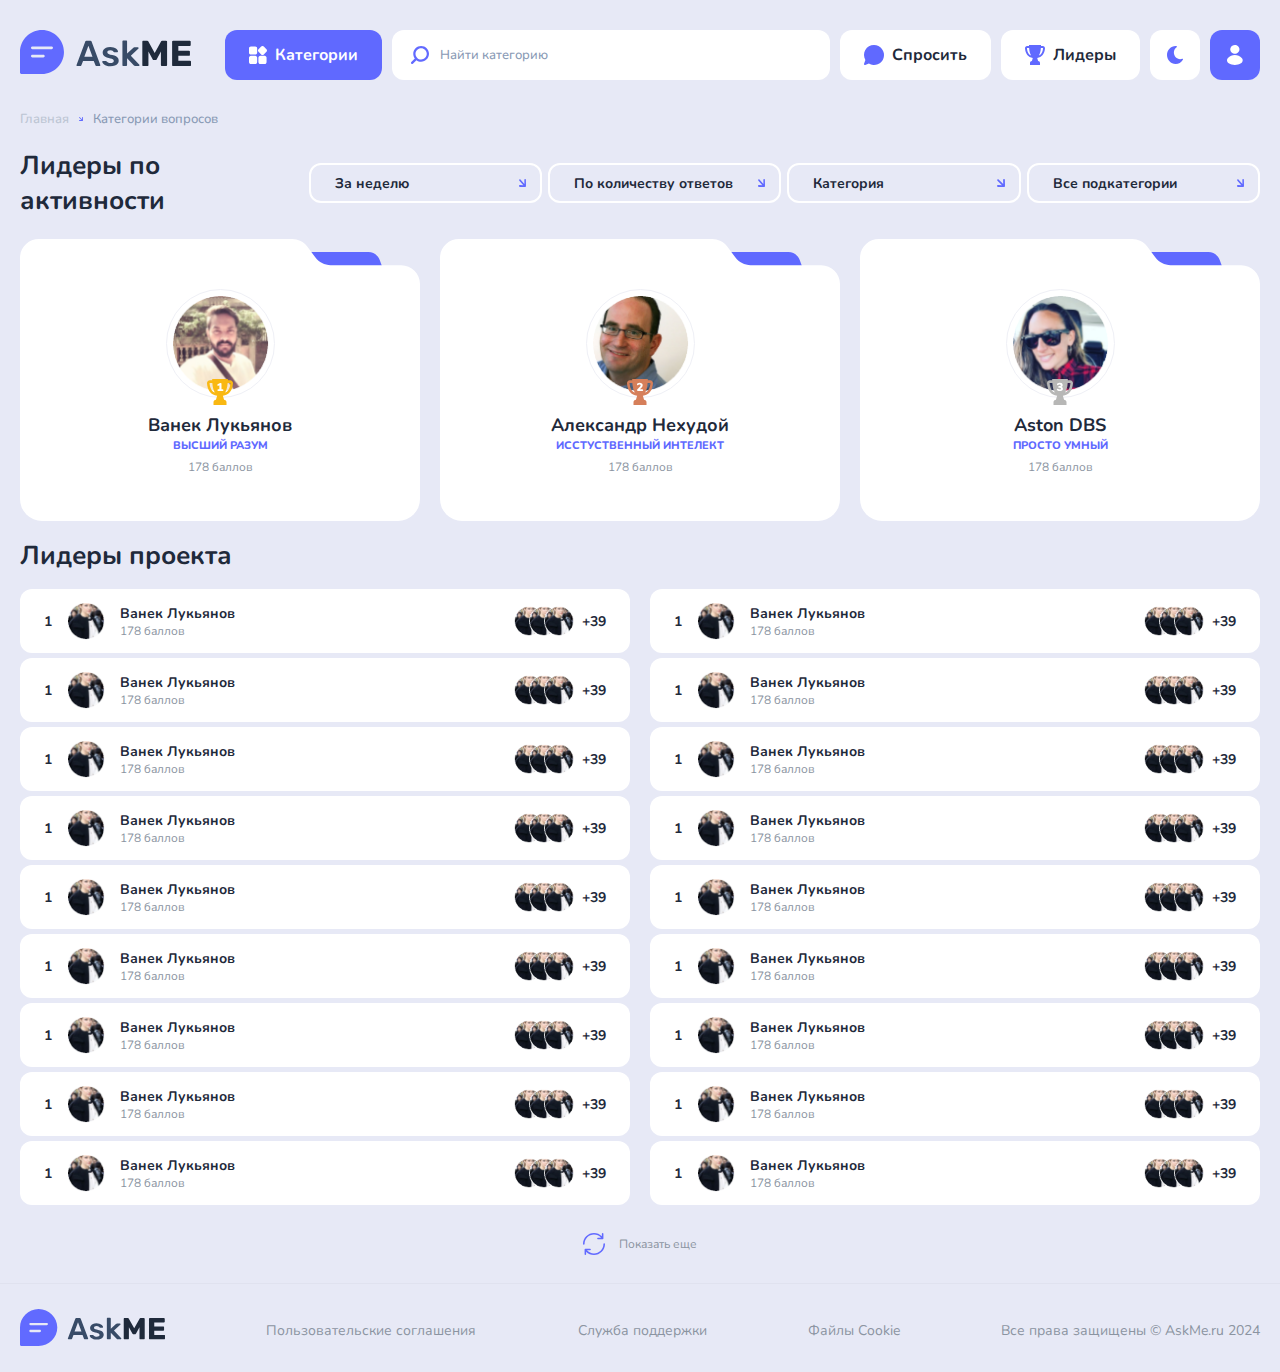
<file: leaders.html>
<!DOCTYPE html>
<html lang="en">
  <head>
    <meta charset="UTF-8" />
    <meta name="viewport" content="width=device-width, initial-scale=1.0" />
    <link
      rel="apple-touch-icon"
      sizes="180x180"
      href="./assets/favicon/apple-touch-icon.png"
    />
    <link
      rel="icon"
      type="image/png"
      sizes="32x32"
      href="./assets/favicon/favicon-32x32.png"
    />
    <link
      rel="icon"
      type="image/png"
      sizes="16x16"
      href="./assets/favicon/favicon-16x16.png"
    />
    <link rel="manifest" href="./assets/favicon/site.webmanifest" />
    <title>Лидеры по активности | AskMe</title>
    <link rel="stylesheet" href="./styles/main.css" />
    <link rel="stylesheet" href="./styles/leaders.css" />
  </head>
  <body>
    <!-- nav -->
    <nav>
      <div class="nav_wrapper container">
        <a href="./index.html">
          <img class="light_logo" src="./assets/logo.svg" alt="" />
          <img class="dark_logo" src="./assets/logo-dark.svg" alt="" />
        </a>
        <div class="nav_list">
          <a href="./categories.html">
            <button class="m_btn category_btn">
              <svg width="18.000000" height="18.000000">
                <use xlink:href="#category-icon"></use>
              </svg>
              Категории
            </button></a
          >
          <div class="search_input">
            <svg width="18.000000" height="18.000000">
              <use xlink:href="#search"></use>
            </svg>
            <input type="text" placeholder="Найти категорию" />
          </div>

          <a href="./ask.html">
            <button class="m_btn">
              <svg width="20.000000" height="20.000000">
                <use xlink:href="#ask"></use>
              </svg>
              Спросить
            </button></a
          >
          <a href="./leaders.html">
            <button class="m_btn">
              <svg width="20.000000" height="20.000000">
                <use xlink:href="#leaders"></use>
              </svg>
              Лидеры
            </button>
          </a>
          <button class="m_btn m_btn_icon mode_toggler" onclick="toggleMode()">
            <svg width="16.000000" height="18.000000">
              <use xlink:href="#light-mode"></use>
            </svg>
          </button>
          <a href="./profile.html">
            <button class="m_btn m_btn_icon category_btn">
              <svg width="16.000000" height="20">
                <use xlink:href="#user"></use>
              </svg></button
          ></a>
          <button
            class="m_btn m_btn_icon category_btn desc_mob_btn"
            onclick="toggleMenu()"
          >
            <img src="./assets/icons/mob-menu.svg" alt="" />
          </button>
        </div>
      </div>
      <div class="nav_mob_wrapper">
        <div class="nav_mob_wrapper_nav">
          <a href="./index.html">
            <img src="./assets/icons/mob-nav-logo.svg" alt="" />
          </a>
          <div>
            <button
              class="m_btn m_btn_icon mode_toggler"
              onclick="toggleMode()"
            >
              <svg width="16.000000" height="18.000000">
                <use xlink:href="#light-mode"></use>
              </svg>
            </button>
            <a href="./profile.html">
              <button class="m_btn">
                <img src="./assets/icons/user.svg" alt="" /></button
            ></a>
            <button class="m_btn" onclick="toggleMenu()">
              <img src="./assets/icons/exit-menu.svg" alt="" />
            </button>
          </div>
        </div>
        <div class="nav_mob_wrapper_list">
          <a href="./categories.html">
            <button class="m_btn mob_category_btn">
              <svg width="18.000000" height="18.000000">
                <use xlink:href="#category-icon"></use>
              </svg>
              Все Категории
            </button></a
          >
          <div class="search_input search_input_mob">
            <svg width="18.000000" height="18.000000" style="fill: #fff">
              <use xlink:href="#search-icon"></use>
            </svg>
            <input type="text" placeholder="Найти категорию" />
          </div>
          <a href="./ask.html" class="mob_sec_item">
            <button class="m_btn">
              <svg width="20.000000" height="20.000000">
                <use xlink:href="#ask"></use>
              </svg>
              Спросить
            </button></a
          >
          <a href="./leaders.html" class="mob_sec_item">
            <button class="m_btn">
              <svg width="20.000000" height="20.000000">
                <use xlink:href="#leaders"></use>
              </svg>
              Лидеры
            </button>
          </a>
        </div>
      </div>
    </nav>

    <div class="pages_navigation container">
      <a href="./index.html">
        <p><span>Главная</span></p></a
      >
      <img src="./assets/icons/more-s-icon.svg" alt="" />
      <a href="./categories.html"><p>Категории вопросов</p></a>
    </div>

    <!-- top leaders content -->
    <div class="top_leaders_list_wrapper container">
      <div class="blocks_title">
        <h2>Лидеры по активности</h2>
        <div class="top_leaders_filter">
          <div class="top_leaders_filter_item">
            <p class="main_text selected_option">За неделю</p>
            <img src="./assets/icons/more-s-icon.svg" alt="" />
            <div class="top_leaders_filter_menu hidden">
              <p class="menu_option">За день</p>
              <p class="menu_option">За неделю</p>
              <p class="menu_option">За месяц</p>
              <p class="menu_option">За год</p>
            </div>
          </div>
          <div class="top_leaders_filter_item">
            <p class="main_text selected_option">По количеству ответов</p>
            <img src="./assets/icons/more-s-icon.svg" alt="" />
            <div class="top_leaders_filter_menu hidden">
              <p class="menu_option">По количеству ответов</p>
              <p class="menu_option">По количеству ответов</p>
              <p class="menu_option">По количеству ответов</p>
              <p class="menu_option">По количеству ответов</p>
            </div>
          </div>
          <div class="top_leaders_filter_item">
            <p class="main_text selected_option">Категория</p>
            <img src="./assets/icons/more-s-icon.svg" alt="" />
            <div class="top_leaders_filter_menu hidden">
              <p class="menu_option">Авто, Мото</p>
              <p class="menu_option">Развлечения</p>
              <p class="menu_option">Растения</p>
              <p class="menu_option">Красота и Здоровье</p>
              <p class="menu_option">Семья, Дом, Дети</p>
            </div>
          </div>
          <div class="top_leaders_filter_item">
            <p class="main_text selected_option">Все подкатегории</p>
            <img src="./assets/icons/more-s-icon.svg" alt="" />
            <div class="top_leaders_filter_menu hidden">
              <p class="menu_option">Автоспорт</p>
              <p class="menu_option">Автострахование</p>
              <p class="menu_option">Выбор автомобиля, мотоцикла</p>
              <p class="menu_option">ГИБДД, Обучение, Права</p>
              <p class="menu_option">ПДД, Вождение</p>
            </div>
          </div>
        </div>
      </div>
      <div class="top_leaders_list">
        <div class="top_leader_card">
          <img
            class="top_leader_card_bg"
            src="./assets/images/top-leader-bg.svg"
            alt=""
          />
          <img
            class="top_leader_card_bg_dark"
            src="./assets/images/top-leader-bg-d.svg"
            alt=""
          />
          <img
            class="top_leader_card_rect"
            src="./assets/images/blues-rect.svg"
            alt=""
          />
          <div class="top_leader_card_content">
            <div class="top_leader_card_img">
              <img
                class="top_leader_card_image"
                src="./assets/images/top-leader-1.png"
                alt=""
              />
              <img
                class="top_leader_place"
                src="./assets/icons/top-1.svg"
                alt=""
              />
            </div>
            <div class="top_leader_card_desc">
              <h3>Ванек Лукьянов</h3>
              <h4>Высший разум</h4>
              <p>178 баллов</p>
            </div>
          </div>
        </div>
        <div class="top_leader_card">
          <img
            class="top_leader_card_bg"
            src="./assets/images/top-leader-bg.svg"
            alt=""
          />
          <img
            class="top_leader_card_bg_dark"
            src="./assets/images/top-leader-bg-d.svg"
            alt=""
          />
          <img
            class="top_leader_card_rect"
            src="./assets/images/blues-rect.svg"
            alt=""
          />
          <div class="top_leader_card_content">
            <div class="top_leader_card_img">
              <img
                class="top_leader_card_image"
                src="./assets/images/top-leader-2.png"
                alt=""
              />
              <img
                class="top_leader_place"
                src="./assets/icons/top-2.svg"
                alt=""
              />
            </div>
            <div class="top_leader_card_desc">
              <h3>Александр Нехудой</h3>
              <h4>Исстуственный интелект</h4>
              <p>178 баллов</p>
            </div>
          </div>
        </div>
        <div class="top_leader_card">
          <img
            class="top_leader_card_bg"
            src="./assets/images/top-leader-bg.svg"
            alt=""
          />
          <img
            class="top_leader_card_bg_dark"
            src="./assets/images/top-leader-bg-d.svg"
            alt=""
          />
          <img
            class="top_leader_card_rect"
            src="./assets/images/blues-rect.svg"
            alt=""
          />
          <div class="top_leader_card_content">
            <div class="top_leader_card_img">
              <img
                class="top_leader_card_image"
                src="./assets/images/top-leader-3.png"
                alt=""
              />
              <img
                class="top_leader_place"
                src="./assets/icons/top-3.svg"
                alt=""
              />
            </div>
            <div class="top_leader_card_desc">
              <h3>Aston DBS</h3>
              <h4>Просто Умный</h4>
              <p>178 баллов</p>
            </div>
          </div>
        </div>
      </div>
    </div>

    <!-- leaders list -->
    <div class="project_leaders_list container">
      <div class="blocks_title">
        <h2>Лидеры проекта</h2>
      </div>
      <div class="project_leaders_grids">
        <div class="project_leaders_grid">
          <div class="question_list_item">
            <div class="question_list_item_left">
              <p class="main_text">1</p>
              <img src="./assets/images/avatar.png" alt="" />
              <div>
                <p class="main_text">Ванек Лукьянов</p>
                <span>178 баллов</span>
              </div>
            </div>
            <div class="question_list_item_users">
              <img src="./assets/images/avatar.png" alt="" />
              <img src="./assets/images/avatar.png" alt="" />
              <img src="./assets/images/avatar.png" alt="" />
              <p class="main_text">+39</p>
            </div>
          </div>
          <div class="question_list_item">
            <div class="question_list_item_left">
              <p class="main_text">1</p>
              <img src="./assets/images/avatar.png" alt="" />
              <div>
                <p class="main_text">Ванек Лукьянов</p>
                <span>178 баллов</span>
              </div>
            </div>
            <div class="question_list_item_users">
              <img src="./assets/images/avatar.png" alt="" />
              <img src="./assets/images/avatar.png" alt="" />
              <img src="./assets/images/avatar.png" alt="" />
              <p class="main_text">+39</p>
            </div>
          </div>
          <div class="question_list_item">
            <div class="question_list_item_left">
              <p class="main_text">1</p>
              <img src="./assets/images/avatar.png" alt="" />
              <div>
                <p class="main_text">Ванек Лукьянов</p>
                <span>178 баллов</span>
              </div>
            </div>
            <div class="question_list_item_users">
              <img src="./assets/images/avatar.png" alt="" />
              <img src="./assets/images/avatar.png" alt="" />
              <img src="./assets/images/avatar.png" alt="" />
              <p class="main_text">+39</p>
            </div>
          </div>
          <div class="question_list_item">
            <div class="question_list_item_left">
              <p class="main_text">1</p>
              <img src="./assets/images/avatar.png" alt="" />
              <div>
                <p class="main_text">Ванек Лукьянов</p>
                <span>178 баллов</span>
              </div>
            </div>
            <div class="question_list_item_users">
              <img src="./assets/images/avatar.png" alt="" />
              <img src="./assets/images/avatar.png" alt="" />
              <img src="./assets/images/avatar.png" alt="" />
              <p class="main_text">+39</p>
            </div>
          </div>
          <div class="question_list_item">
            <div class="question_list_item_left">
              <p class="main_text">1</p>
              <img src="./assets/images/avatar.png" alt="" />
              <div>
                <p class="main_text">Ванек Лукьянов</p>
                <span>178 баллов</span>
              </div>
            </div>
            <div class="question_list_item_users">
              <img src="./assets/images/avatar.png" alt="" />
              <img src="./assets/images/avatar.png" alt="" />
              <img src="./assets/images/avatar.png" alt="" />
              <p class="main_text">+39</p>
            </div>
          </div>
          <div class="question_list_item">
            <div class="question_list_item_left">
              <p class="main_text">1</p>
              <img src="./assets/images/avatar.png" alt="" />
              <div>
                <p class="main_text">Ванек Лукьянов</p>
                <span>178 баллов</span>
              </div>
            </div>
            <div class="question_list_item_users">
              <img src="./assets/images/avatar.png" alt="" />
              <img src="./assets/images/avatar.png" alt="" />
              <img src="./assets/images/avatar.png" alt="" />
              <p class="main_text">+39</p>
            </div>
          </div>
          <div class="question_list_item">
            <div class="question_list_item_left">
              <p class="main_text">1</p>
              <img src="./assets/images/avatar.png" alt="" />
              <div>
                <p class="main_text">Ванек Лукьянов</p>
                <span>178 баллов</span>
              </div>
            </div>
            <div class="question_list_item_users">
              <img src="./assets/images/avatar.png" alt="" />
              <img src="./assets/images/avatar.png" alt="" />
              <img src="./assets/images/avatar.png" alt="" />
              <p class="main_text">+39</p>
            </div>
          </div>
          <div class="question_list_item">
            <div class="question_list_item_left">
              <p class="main_text">1</p>
              <img src="./assets/images/avatar.png" alt="" />
              <div>
                <p class="main_text">Ванек Лукьянов</p>
                <span>178 баллов</span>
              </div>
            </div>
            <div class="question_list_item_users">
              <img src="./assets/images/avatar.png" alt="" />
              <img src="./assets/images/avatar.png" alt="" />
              <img src="./assets/images/avatar.png" alt="" />
              <p class="main_text">+39</p>
            </div>
          </div>
          <div class="question_list_item">
            <div class="question_list_item_left">
              <p class="main_text">1</p>
              <img src="./assets/images/avatar.png" alt="" />
              <div>
                <p class="main_text">Ванек Лукьянов</p>
                <span>178 баллов</span>
              </div>
            </div>
            <div class="question_list_item_users">
              <img src="./assets/images/avatar.png" alt="" />
              <img src="./assets/images/avatar.png" alt="" />
              <img src="./assets/images/avatar.png" alt="" />
              <p class="main_text">+39</p>
            </div>
          </div>
        </div>
        <div class="project_leaders_grid">
          <div class="question_list_item">
            <div class="question_list_item_left">
              <p class="main_text">1</p>
              <img src="./assets/images/avatar.png" alt="" />
              <div>
                <p class="main_text">Ванек Лукьянов</p>
                <span>178 баллов</span>
              </div>
            </div>
            <div class="question_list_item_users">
              <img src="./assets/images/avatar.png" alt="" />
              <img src="./assets/images/avatar.png" alt="" />
              <img src="./assets/images/avatar.png" alt="" />
              <p class="main_text">+39</p>
            </div>
          </div>
          <div class="question_list_item">
            <div class="question_list_item_left">
              <p class="main_text">1</p>
              <img src="./assets/images/avatar.png" alt="" />
              <div>
                <p class="main_text">Ванек Лукьянов</p>
                <span>178 баллов</span>
              </div>
            </div>
            <div class="question_list_item_users">
              <img src="./assets/images/avatar.png" alt="" />
              <img src="./assets/images/avatar.png" alt="" />
              <img src="./assets/images/avatar.png" alt="" />
              <p class="main_text">+39</p>
            </div>
          </div>
          <div class="question_list_item">
            <div class="question_list_item_left">
              <p class="main_text">1</p>
              <img src="./assets/images/avatar.png" alt="" />
              <div>
                <p class="main_text">Ванек Лукьянов</p>
                <span>178 баллов</span>
              </div>
            </div>
            <div class="question_list_item_users">
              <img src="./assets/images/avatar.png" alt="" />
              <img src="./assets/images/avatar.png" alt="" />
              <img src="./assets/images/avatar.png" alt="" />
              <p class="main_text">+39</p>
            </div>
          </div>
          <div class="question_list_item">
            <div class="question_list_item_left">
              <p class="main_text">1</p>
              <img src="./assets/images/avatar.png" alt="" />
              <div>
                <p class="main_text">Ванек Лукьянов</p>
                <span>178 баллов</span>
              </div>
            </div>
            <div class="question_list_item_users">
              <img src="./assets/images/avatar.png" alt="" />
              <img src="./assets/images/avatar.png" alt="" />
              <img src="./assets/images/avatar.png" alt="" />
              <p class="main_text">+39</p>
            </div>
          </div>
          <div class="question_list_item">
            <div class="question_list_item_left">
              <p class="main_text">1</p>
              <img src="./assets/images/avatar.png" alt="" />
              <div>
                <p class="main_text">Ванек Лукьянов</p>
                <span>178 баллов</span>
              </div>
            </div>
            <div class="question_list_item_users">
              <img src="./assets/images/avatar.png" alt="" />
              <img src="./assets/images/avatar.png" alt="" />
              <img src="./assets/images/avatar.png" alt="" />
              <p class="main_text">+39</p>
            </div>
          </div>
          <div class="question_list_item">
            <div class="question_list_item_left">
              <p class="main_text">1</p>
              <img src="./assets/images/avatar.png" alt="" />
              <div>
                <p class="main_text">Ванек Лукьянов</p>
                <span>178 баллов</span>
              </div>
            </div>
            <div class="question_list_item_users">
              <img src="./assets/images/avatar.png" alt="" />
              <img src="./assets/images/avatar.png" alt="" />
              <img src="./assets/images/avatar.png" alt="" />
              <p class="main_text">+39</p>
            </div>
          </div>
          <div class="question_list_item">
            <div class="question_list_item_left">
              <p class="main_text">1</p>
              <img src="./assets/images/avatar.png" alt="" />
              <div>
                <p class="main_text">Ванек Лукьянов</p>
                <span>178 баллов</span>
              </div>
            </div>
            <div class="question_list_item_users">
              <img src="./assets/images/avatar.png" alt="" />
              <img src="./assets/images/avatar.png" alt="" />
              <img src="./assets/images/avatar.png" alt="" />
              <p class="main_text">+39</p>
            </div>
          </div>
          <div class="question_list_item">
            <div class="question_list_item_left">
              <p class="main_text">1</p>
              <img src="./assets/images/avatar.png" alt="" />
              <div>
                <p class="main_text">Ванек Лукьянов</p>
                <span>178 баллов</span>
              </div>
            </div>
            <div class="question_list_item_users">
              <img src="./assets/images/avatar.png" alt="" />
              <img src="./assets/images/avatar.png" alt="" />
              <img src="./assets/images/avatar.png" alt="" />
              <p class="main_text">+39</p>
            </div>
          </div>
          <div class="question_list_item">
            <div class="question_list_item_left">
              <p class="main_text">1</p>
              <img src="./assets/images/avatar.png" alt="" />
              <div>
                <p class="main_text">Ванек Лукьянов</p>
                <span>178 баллов</span>
              </div>
            </div>
            <div class="question_list_item_users">
              <img src="./assets/images/avatar.png" alt="" />
              <img src="./assets/images/avatar.png" alt="" />
              <img src="./assets/images/avatar.png" alt="" />
              <p class="main_text">+39</p>
            </div>
          </div>
        </div>
      </div>
      <div class="show_more_btn_wrapper">
        <button class="show_more_btn">
          <svg width="22.000000" height="22.000000">
            <use xlink:href="#sync"></use>
          </svg>
          Показать еще
        </button>
      </div>
    </div>

    <!-- footer -->
    <footer>
      <div class="line container"></div>
      <div class="footer_wrapper container">
        <a href="./index.html">
          <img class="light_logo" src="./assets/logo.svg" alt="" />
          <img class="dark_logo" src="./assets/logo-dark.svg" alt="" />
        </a>
        <a href="#"><p>Пользовательские соглашения</p></a>
        <a href="#"><p>Служба поддержки</p></a>
        <a href="#"><p>Файлы Cookie</p></a>
        <p>Все права защищены © AskMe.ru 2024</p>
      </div>
    </footer>

    <!-- scripts -->
    <script src="./scripts/main.js"></script>

    <!-- svg sprites -->
    <svg style="display: none">
      <!-- nav -->
      <symbol id="ask" viewBox="0 0 20 20">
        <path
          id="Vector"
          d="M9.99 0C8.23 -0.01 6.5 0.46 4.97 1.35C3.44 2.23 2.18 3.51 1.31 5.04C0.43 6.57 -0.02 8.31 0 10.07C0.01 11.84 0.49 13.57 1.39 15.09L0.05 18.78C0 18.91 -0.02 19.06 0 19.2C0.02 19.35 0.08 19.49 0.16 19.61C0.24 19.73 0.35 19.82 0.48 19.89C0.61 19.96 0.76 19.99 0.9 20C1.01 19.99 1.11 19.98 1.21 19.94L4.9 18.6C6.23 19.38 7.71 19.85 9.25 19.97C10.78 20.08 12.32 19.84 13.75 19.27C15.17 18.69 16.45 17.79 17.47 16.64C18.49 15.49 19.23 14.12 19.64 12.63C20.05 11.15 20.1 9.59 19.81 8.08C19.52 6.57 18.88 5.15 17.94 3.93C17.01 2.7 15.81 1.71 14.43 1.03C13.05 0.35 11.53 -0.01 9.99 0Z"
          fill-opacity="1.000000"
          fill-rule="nonzero"
        />
      </symbol>
      <!--  -->
      <symbol id="leaders" viewBox="0 0 20 20">
        <path
          id="Vector"
          d="M19.41 1.7C19.01 1.28 18.44 1.03 17.86 1.03L16 1.03C16 0.7 16.01 0.35 16.01 0L3.99 0C3.99 0.35 4 0.7 4.01 1.03L2.13 1.03C1.55 1.03 0.98 1.28 0.58 1.7C0.17 2.13 -0.04 2.71 0 3.31C0.33 8.89 3.22 12.4 7.79 12.92L6.9 16C5.85 16 5 16.85 5 17.9L5 20L15.01 20L15.01 17.9C15.01 16.85 14.16 16 13.1 16L12.22 12.92C16.78 12.39 19.66 8.89 19.99 3.31C20.03 2.72 19.82 2.13 19.41 1.7ZM2 3.19C1.99 3.13 2.02 3.09 2.04 3.07C2.07 3.03 2.12 3.03 2.13 3.03L4.1 3.03C4.4 6.97 5.27 9.2 6.11 10.46C2.9 9.11 2.14 5.52 2 3.19ZM13.89 10.45C14.74 9.18 15.6 6.96 15.9 3.03L17.86 3.03C17.88 3.03 17.92 3.03 17.96 3.07C17.98 3.09 18 3.13 18 3.18C17.85 5.52 17.09 9.1 13.89 10.45Z"
        />
      </symbol>
      <!--  -->
      <symbol id="light-mode" viewBox="0 0 16 18">
        <path
          id="Vector"
          d="M15.87 13.02C15.71 12.82 15.46 12.75 15.23 12.83C14.59 13.07 13.9 13.2 13.18 13.2C9.7 13.2 6.87 10.23 6.87 6.59C6.87 4.4 7.9 2.37 9.63 1.14C9.83 1 9.92 0.75 9.87 0.51C9.82 0.27 9.63 0.09 9.39 0.05C9.13 0.01 8.86 0 8.59 0C3.85 0 0 4.03 0 9C0 13.96 3.85 18 8.59 18C11.6 18 14.34 16.39 15.91 13.71C16.04 13.5 16.02 13.22 15.87 13.02Z"
        />
      </symbol>
      <!--  -->
      <symbol id="category-icon" viewBox="0 0 18 18">
        <path
          id="Vector"
          d="M8.16 11.72C8.16 11.22 7.96 10.74 7.6 10.39C7.25 10.03 6.77 9.83 6.27 9.83C5.03 9.83 3.13 9.83 1.88 9.83C1.38 9.83 0.9 10.03 0.55 10.39C0.19 10.74 0 11.22 0 11.72L0 16.11C0 16.61 0.19 17.09 0.55 17.44C0.9 17.8 1.38 18 1.88 18L6.27 18C6.77 18 7.25 17.8 7.6 17.44C7.96 17.09 8.16 16.61 8.16 16.11L8.16 11.72ZM17.57 11.72C17.57 11.22 17.38 10.74 17.02 10.39C16.67 10.03 16.19 9.83 15.69 9.83C14.44 9.83 12.54 9.83 11.3 9.83C10.8 9.83 10.32 10.03 9.96 10.39C9.61 10.74 9.41 11.22 9.41 11.72L9.41 16.11C9.41 16.61 9.61 17.09 9.96 17.44C10.32 17.8 10.8 18 11.3 18L15.69 18C16.19 18 16.67 17.8 17.02 17.44C17.38 17.09 17.57 16.61 17.57 16.11L17.57 11.72ZM14.82 8.45L17.44 5.83C18.18 5.09 18.18 3.9 17.44 3.17L14.82 0.55C14.09 -0.19 12.9 -0.19 12.16 0.55L9.54 3.17C8.81 3.9 8.81 5.09 9.54 5.83L12.16 8.45C12.9 9.18 14.09 9.18 14.82 8.45ZM8.16 2.3C8.16 1.8 7.96 1.32 7.6 0.97C7.25 0.61 6.77 0.42 6.27 0.42C5.03 0.42 3.13 0.42 1.88 0.42C1.38 0.42 0.9 0.61 0.55 0.97C0.19 1.32 0 1.8 0 2.3L0 6.69C0 7.19 0.19 7.67 0.55 8.03C0.9 8.38 1.38 8.58 1.88 8.58L6.27 8.58C6.77 8.58 7.25 8.38 7.6 8.03C7.96 7.67 8.16 7.19 8.16 6.69L8.16 2.3Z"
        />
      </symbol>
      <!--  -->
      <symbol id="search-icon" viewBox="0 0 18 18">
        <path
          id="Vector"
          d="M5.44 14.2C6.75 15.17 8.37 15.75 10.12 15.75C14.47 15.75 18 12.22 18 7.87C18 3.52 14.47 0 10.12 0C5.78 0 2.25 3.52 2.25 7.87C2.25 9.64 2.83 11.27 3.82 12.58L0.33 16.07L0.32 16.08C-0.12 16.52 -0.11 17.23 0.33 17.67C0.54 17.88 0.83 18 1.13 18C1.42 18 1.71 17.88 1.92 17.67L5.44 14.2ZM6.25 11.95C7.26 12.91 8.62 13.5 10.12 13.5C13.23 13.5 15.75 10.98 15.75 7.87C15.75 4.76 13.23 2.25 10.12 2.25C7.02 2.25 4.5 4.76 4.5 7.87C4.5 9.38 5.1 10.75 6.07 11.77C6.11 11.8 6.14 11.83 6.18 11.87C6.21 11.9 6.23 11.92 6.25 11.95Z"
          fill="#FFFFFF"
          fill-opacity="1.000000"
          fill-rule="evenodd"
        />
      </symbol>
      <!--  -->
      <symbol id="search" viewBox="0 0 18 18">
        <path
          id="Vector"
          d="M5.44 14.2C6.75 15.17 8.37 15.74 10.12 15.74C14.47 15.74 18 12.22 18 7.87C18 3.52 14.47 0 10.12 0C5.78 0 2.25 3.52 2.25 7.87C2.25 9.64 2.83 11.27 3.82 12.58L0.33 16.07L0.32 16.08C-0.12 16.52 -0.11 17.23 0.33 17.67C0.54 17.88 0.83 18 1.13 18C1.43 18 1.71 17.88 1.92 17.67L5.44 14.2ZM6.25 11.95C7.26 12.91 8.62 13.5 10.12 13.5C13.23 13.5 15.75 10.98 15.75 7.87C15.75 4.76 13.23 2.25 10.12 2.25C7.02 2.25 4.5 4.76 4.5 7.87C4.5 9.38 5.1 10.75 6.07 11.77C6.11 11.8 6.14 11.83 6.18 11.87C6.21 11.9 6.23 11.92 6.25 11.95Z"
          fill="#626AFF"
          fill-opacity="1.000000"
          fill-rule="evenodd"
        />
      </symbol>
      <!--  -->
      <symbol id="user" viewBox="0 0 16 20">
        <path
          id="Vector"
          d="M12.44 4.39C12.44 5.26 12.17 6.11 11.66 6.83C11.16 7.56 10.44 8.12 9.61 8.45C8.77 8.78 7.85 8.87 6.96 8.7C6.07 8.53 5.25 8.11 4.61 7.5C3.97 6.88 3.53 6.1 3.36 5.25C3.18 4.4 3.27 3.51 3.62 2.71C3.96 1.91 4.55 1.22 5.31 0.74C6.06 0.25 6.95 0 7.85 0C8.45 6.1e-5 9.05 0.11 9.61 0.33C10.16 0.55 10.67 0.87 11.09 1.28C11.52 1.69 11.86 2.18 12.09 2.71C12.32 3.24 12.44 3.81 12.44 4.39ZM7.85 10.09C6.55 10.09 5.27 10.34 4.08 10.85C2.89 11.35 1.83 12.08 0.95 13C-0.6 14.61 -0.22 17.19 1.73 18.34C3.57 19.42 5.69 20 7.85 20C10.01 20 12.13 19.42 13.97 18.34C15.92 17.19 16.3 14.61 14.75 13C13.88 12.08 12.81 11.35 11.62 10.85C10.43 10.34 9.15 10.09 7.85 10.09Z"
          fill="#FFFFFF"
          fill-opacity="1.000000"
          fill-rule="nonzero"
        />
      </symbol>

      <!-- subjects -->
      <symbol id="auto" viewBox="0 0 22 22">
        <path
          id="Vector"
          d="M0 11C0 4.94 4.94 0 11 0C17.05 0 22 4.94 22 11C22 17.05 17.05 22 11 22C4.94 22 0 17.05 0 11ZM19.27 9.71C18.65 5.7 15.18 2.62 11 2.62C6.81 2.62 3.34 5.7 2.72 9.71L4.95 9.71C6.37 9.71 7.71 9.14 8.64 8.15C9.92 6.79 12.07 6.79 13.35 8.15C14.28 9.14 15.62 9.71 17.04 9.71L19.27 9.71ZM9.06 11.64C9.06 12.71 9.93 13.57 11 13.57C12.06 13.57 12.93 12.71 12.93 11.64C12.93 10.57 12.06 9.71 11 9.71C9.93 9.71 9.06 10.57 9.06 11.64ZM11.64 11.64C11.64 12 11.35 12.28 11 12.28C10.64 12.28 10.35 12 10.35 11.64C10.35 11.28 10.64 11 11 11C11.35 11 11.64 11.28 11.64 11.64ZM12.97 18.02C13.03 18.37 13.13 18.72 13.28 19.06C15.8 18.34 17.85 16.47 18.8 14.05C18.34 13.87 17.99 13.75 17.71 13.68C15.09 13.02 12.56 15.28 12.97 18.02L12.97 18.02ZM5.19 13.57C4.46 13.57 3.93 13.76 3.19 14.05C4.14 16.47 6.19 18.34 8.71 19.06C8.86 18.73 8.96 18.38 9.02 18.02L9.02 18.02C9.37 15.67 7.54 13.57 5.19 13.57Z"
        />
      </symbol>
      <!--  -->
      <symbol id="gaming" viewBox="0 0 24 17.5">
        <path
          id="Vector"
          d="M23.99 13.84C23.94 10.7 23.57 7.54 22.96 4.34C22.47 2.12 20.69 0.14 17.85 0C15.75 -0.09 15.35 1.11 12.97 1.08C12.32 1.08 11.67 1.08 11.02 1.08C8.64 1.11 8.24 -0.09 6.14 0C3.3 0.14 1.47 2.12 1.03 4.34C0.42 7.54 0.05 10.7 0 13.84C-0.02 16.02 2.13 17.47 3.55 17.57C6.3 17.77 8.48 12.93 10.14 12.93C11.38 12.94 12.61 12.94 13.85 12.93C15.51 12.93 17.69 17.77 20.44 17.57C21.86 17.47 24.06 16.01 23.99 13.84L23.99 13.84ZM8.94 7.73L7.66 7.73L7.66 9.01C7.66 9.55 7.23 9.98 6.69 9.98C6.15 9.98 5.71 9.55 5.71 9.01L5.71 7.73L4.43 7.73C3.89 7.73 3.45 7.29 3.45 6.75C3.45 6.21 3.89 5.77 4.43 5.77L5.71 5.77L5.71 4.49C5.71 3.95 6.15 3.51 6.69 3.51C7.23 3.51 7.66 3.95 7.66 4.49L7.66 5.77L8.94 5.77C9.48 5.77 9.92 6.21 9.92 6.75C9.92 7.29 9.48 7.73 8.94 7.73ZM16.85 9.98C16.08 10 15.44 9.4 15.42 8.63C15.4 7.87 16.01 7.23 16.77 7.21C17.54 7.19 18.18 7.79 18.2 8.56C18.21 9.33 17.61 9.96 16.85 9.98ZM19.15 6.29C18.39 6.31 17.75 5.7 17.73 4.94C17.71 4.17 18.31 3.53 19.08 3.51C19.85 3.49 20.48 4.1 20.5 4.86C20.52 5.63 19.92 6.27 19.15 6.29Z"
        />
      </symbol>
      <!--  -->
      <symbol id="settings" viewBox="0 0 22 20">
        <path
          id="Vector"
          d="M21.81 10C21.81 8.96 21.4 7.97 20.67 7.24C19.95 6.51 18.96 6.11 17.94 6.11C17.82 6.11 17.7 6.12 17.58 6.13C17.65 6.03 17.72 5.93 17.78 5.82C18.03 5.38 18.2 4.89 18.26 4.38C18.33 3.88 18.29 3.36 18.16 2.87C18.03 2.37 17.8 1.91 17.49 1.51C17.18 1.11 16.8 0.77 16.36 0.52C15.47 0 14.42 -0.14 13.43 0.13C12.44 0.39 11.6 1.04 11.08 1.94C11.01 2.04 10.96 2.15 10.91 2.26C10.86 2.15 10.8 2.04 10.74 1.94C10.22 1.04 9.37 0.39 8.39 0.13C7.4 -0.14 6.34 0 5.46 0.52C5.02 0.77 4.63 1.11 4.32 1.51C4.01 1.91 3.79 2.37 3.65 2.87C3.52 3.36 3.49 3.88 3.56 4.38C3.62 4.89 3.79 5.38 4.04 5.82C4.1 5.93 4.17 6.03 4.24 6.13C4.12 6.12 4 6.11 3.87 6.11C3.37 6.1 2.86 6.2 2.39 6.39C1.92 6.58 1.49 6.87 1.13 7.23C0.77 7.59 0.49 8.02 0.29 8.5C0.1 8.97 0 9.48 0 10C0 10.51 0.1 11.02 0.29 11.49C0.49 11.97 0.77 12.4 1.13 12.76C1.49 13.12 1.92 13.41 2.39 13.6C2.86 13.79 3.37 13.89 3.87 13.88C4 13.88 4.12 13.87 4.24 13.86C4.17 13.96 4.1 14.06 4.04 14.17C3.79 14.61 3.62 15.1 3.56 15.61C3.49 16.11 3.52 16.63 3.65 17.12C3.79 17.62 4.01 18.08 4.32 18.48C4.63 18.88 5.02 19.22 5.46 19.47C6.34 19.99 7.4 20.13 8.39 19.86C9.37 19.6 10.22 18.95 10.74 18.05C10.8 17.95 10.86 17.84 10.91 17.73C10.96 17.84 11.01 17.95 11.08 18.05C11.6 18.95 12.44 19.6 13.43 19.86C14.42 20.13 15.47 19.99 16.36 19.47C16.8 19.22 17.18 18.88 17.49 18.48C17.8 18.08 18.03 17.62 18.16 17.12C18.29 16.63 18.33 16.11 18.26 15.61C18.2 15.1 18.03 14.61 17.78 14.17C17.72 14.06 17.65 13.96 17.58 13.86C17.7 13.87 17.82 13.88 17.94 13.88C18.96 13.88 19.95 13.48 20.67 12.75C21.4 12.02 21.81 11.03 21.81 10ZM10.91 13.21C10.28 13.21 9.67 13.02 9.15 12.67C8.63 12.31 8.22 11.81 7.98 11.23C7.74 10.64 7.68 9.99 7.8 9.37C7.93 8.74 8.23 8.17 8.67 7.72C9.11 7.27 9.68 6.97 10.29 6.84C10.9 6.72 11.54 6.78 12.12 7.03C12.7 7.27 13.19 7.68 13.54 8.21C13.89 8.74 14.07 9.36 14.07 10C14.07 10.85 13.74 11.67 13.15 12.27C12.55 12.87 11.75 13.21 10.91 13.21Z"
        />
      </symbol>
      <!--  -->
      <symbol id="health" viewBox="0 0 22 20">
        <path
          id="Vector"
          d="M10.55 19.89L10.55 19.89C10.83 20.03 11.16 20.03 11.44 19.89C11.44 19.89 11.77 19.72 11.91 19.64C12.2 19.48 12.6 19.25 13.09 18.94C14.06 18.34 15.35 17.45 16.65 16.31C19.21 14.07 22 10.69 22 6.5C22 5.07 21.57 3.47 20.6 2.2C19.61 0.9 18.07 0 16 0C13.93 0 12.45 0.89 11.5 1.76C11.31 1.94 11.14 2.11 11 2.28C10.85 2.11 10.68 1.94 10.49 1.76C9.54 0.89 8.06 0 6 0C3.92 0 2.38 0.9 1.39 2.2C0.42 3.47 0 5.07 0 6.5C0 10.69 2.78 14.07 5.34 16.31C6.64 17.45 7.93 18.34 8.9 18.94C9.39 19.25 9.79 19.48 10.08 19.64C10.22 19.72 10.55 19.89 10.55 19.89ZM11.5 7C11.77 7 12 7.22 12 7.5L12 9L13.5 9C13.77 9 14 9.22 14 9.5L14 10.5C14 10.77 13.77 11 13.5 11L12 11L12 12.5C12 12.77 11.77 13 11.5 13L10.5 13C10.22 13 10 12.77 10 12.5L10 11L8.5 11C8.22 11 8 10.77 8 10.5L8 9.5C8 9.22 8.22 9 8.5 9L10 9L10 7.5C10 7.22 10.22 7 10.5 7L11.5 7Z"
        />
      </symbol>
      <!--  -->
      <symbol id="family" viewBox="0 0 22 22">
        <path
          id="Vector"
          d="M19.26 2.86C19.26 4.44 17.98 5.73 16.4 5.73C14.81 5.73 13.53 4.44 13.53 2.86C13.53 1.28 14.81 0 16.4 0C17.98 0 19.26 1.28 19.26 2.86ZM5.6 0C7.18 0 8.46 1.28 8.46 2.87C8.45 4.45 7.17 5.73 5.59 5.73C4 5.72 2.72 4.44 2.73 2.86C2.73 1.27 4.01 -0.01 5.6 0ZM11 9.97C12.16 9.97 13.11 9.02 13.11 7.85C13.11 6.68 12.16 5.73 11 5.73C9.83 5.73 8.88 6.68 8.88 7.85C8.88 9.02 9.83 9.97 11 9.97ZM6.06 16.43L7.27 11.69C7.48 10.86 8.05 10.2 8.79 9.86C8.31 9.33 8.01 8.62 8.01 7.85C8.01 7.45 8.09 7.07 8.24 6.72C7.87 6.51 7.45 6.4 7.01 6.4L4.17 6.4C2.99 6.4 1.96 7.2 1.67 8.34L0.04 14.75C-0.2 15.7 0.52 16.62 1.5 16.62L2.72 16.62L2.72 20.71C2.72 21.42 3.3 22 4.01 22L7.17 22C7.54 22 7.87 21.84 8.1 21.6C8.05 21.42 8.02 21.23 8.02 21.04L8.02 18.88L7.97 18.88C7.36 18.88 6.79 18.6 6.41 18.12C6.08 17.69 5.94 17.16 6.02 16.63C6.03 16.56 6.04 16.49 6.06 16.43ZM20.32 8.34L21.95 14.75C22.19 15.7 21.47 16.62 20.49 16.62L19.27 16.62L19.27 20.7C19.27 21.41 18.69 21.99 17.98 21.99L14.82 21.99C14.45 21.99 14.12 21.84 13.89 21.59C13.94 21.41 13.97 21.23 13.97 21.04L13.97 18.88L14.02 18.88C14.63 18.88 15.2 18.6 15.58 18.12C15.91 17.69 16.05 17.16 15.97 16.62C15.96 16.56 15.95 16.49 15.93 16.43L14.73 11.69C14.51 10.86 13.94 10.2 13.2 9.86C13.68 9.33 13.98 8.62 13.98 7.85C13.98 7.45 13.9 7.06 13.75 6.72C14.12 6.51 14.54 6.4 14.98 6.4L17.82 6.4C19 6.4 20.02 7.2 20.32 8.34ZM13.89 11.9L15.1 16.64C15.28 17.34 14.75 18.02 14.02 18.02L13.12 18.02L13.12 21.04C13.12 21.57 12.69 22 12.16 22L9.83 22C9.3 22 8.88 21.57 8.88 21.04L8.88 18.02L7.97 18.02C7.24 18.02 6.71 17.34 6.89 16.64L8.1 11.9C8.31 11.06 9.07 10.47 9.95 10.47L12.04 10.47C12.92 10.47 13.68 11.06 13.89 11.9Z"
        />
      </symbol>
      <!--  -->
      <symbol id="food" viewBox="0 0 20 20">
        <path
          id="Vector"
          d="M19.48 17L2.47 0L1.75 0L1.6 0.37C1.22 1.35 1.05 2.35 1.13 3.27C1.21 4.31 1.61 5.22 2.27 5.88L9.43 13.04L10.38 12.09L16.99 19.49C17.65 20.14 18.78 20.18 19.48 19.49C20.17 18.8 20.17 17.69 19.48 17ZM15.97 6.5L19.15 3.33L19.98 4.15L15.83 8.3C15.33 8.81 14.65 9.11 13.94 9.15C13.75 9.16 13.58 9.2 13.41 9.27L10.71 6.58C10.78 6.41 10.82 6.23 10.83 6.05C10.88 5.33 11.18 4.66 11.69 4.15L15.83 0.01L16.66 0.84L13.48 4.02L14.31 4.84L17.49 1.67L18.32 2.5L15.14 5.67L15.97 6.5ZM6.11 11.38L0.51 16.98C-0.18 17.67 -0.18 18.78 0.51 19.47C1.16 20.12 2.29 20.18 3 19.47L8.6 13.87L6.11 11.38Z"
        />
      </symbol>
      <!--  -->
      <symbol id="love" viewBox="0 0 20 20">
        <path
          id="Vector"
          d="M6.29 6.74C6.35 6.96 6.42 7.18 6.5 7.41C8.12 5.83 10.54 5.59 12.2 6.39C13.91 7.22 14.96 9.23 14.87 11.77C16.05 11.22 17.1 10.56 17.82 9.82C19.95 7.62 20.53 5.05 19.39 3.37C18.33 1.81 15.78 0.95 13.64 2.34C12.49 0.06 9.85 -0.46 8.16 0.36C6.33 1.24 5.53 3.76 6.29 6.74ZM11.8 7.23C10.11 6.42 7.47 6.94 6.31 9.22C4.17 7.82 1.63 8.69 0.57 10.24C-0.57 11.92 0 14.5 2.15 16.7C3.6 18.19 6.48 19.34 8.84 19.97C9.08 20.04 9.33 19.97 9.51 19.79C11.23 18.07 13.16 15.63 13.67 13.62C14.42 10.64 13.63 8.12 11.8 7.23Z"
        />
      </symbol>
      <!--  -->
      <symbol id="it" viewBox="0 0 20 15">
        <path
          id="Vector"
          d="M7.6 13.9L9.67 1.18L9.67 1.18C9.73 0.81 9.93 0.48 10.23 0.26C10.37 0.15 10.54 0.07 10.72 0.03C10.89 -0.01 11.08 -0.02 11.26 0.01C11.62 0.08 11.94 0.28 12.15 0.59C12.36 0.89 12.45 1.27 12.39 1.64L10.32 14.37C10.27 14.7 10.1 15 9.85 15.21C9.6 15.43 9.29 15.55 8.96 15.55C8.89 15.55 8.81 15.54 8.73 15.53C8.37 15.47 8.05 15.26 7.84 14.96C7.63 14.65 7.54 14.27 7.6 13.9ZM4.15 12.97C4.4 13.25 4.74 13.41 5.11 13.43C5.47 13.44 5.83 13.31 6.1 13.06C6.37 12.8 6.53 12.45 6.55 12.08C6.56 11.7 6.43 11.34 6.19 11.06L3.25 7.77L6.18 4.49C6.43 4.21 6.56 3.84 6.55 3.47C6.53 3.09 6.37 2.74 6.1 2.49C5.83 2.23 5.47 2.1 5.11 2.12C4.74 2.13 4.4 2.3 4.15 2.57L0.36 6.82C0.12 7.08 0 7.42 0 7.77C0 8.13 0.12 8.47 0.36 8.73L4.15 12.97ZM15.84 2.58C15.59 2.3 15.25 2.14 14.88 2.12C14.52 2.1 14.16 2.24 13.89 2.49C13.62 2.74 13.46 3.1 13.44 3.47C13.43 3.85 13.56 4.21 13.8 4.49L16.74 7.77L13.81 11.06C13.56 11.34 13.43 11.7 13.44 12.08C13.46 12.45 13.62 12.81 13.89 13.06C14.16 13.31 14.52 13.45 14.88 13.43C15.25 13.41 15.59 13.25 15.84 12.97L19.63 8.73C19.87 8.47 20 8.13 20 7.77C20 7.42 19.87 7.08 19.63 6.82L15.84 2.58Z"
        />
      </symbol>
      <!--  -->
      <symbol id="philo" viewBox="0 0 20 15">
        <path
          id="Vector"
          d="M17.65 0.71L17.65 11.44C17.65 11.84 17.33 12.16 16.93 12.16C15.27 12.16 12.48 12.51 10.55 14.52L10.55 3.29C10.55 3.16 10.58 3.03 10.65 2.93C12.23 0.39 15.27 0 16.94 0L16.94 0C17.13 0 17.3 0.07 17.44 0.2C17.57 0.34 17.65 0.52 17.65 0.71ZM3.05 6.1e-5L3.05 6.1e-5C4.72 0 7.76 0.39 9.34 2.93C9.41 3.03 9.44 3.16 9.44 3.29L9.44 14.52C7.51 12.51 4.72 12.16 3.06 12.16C2.66 12.16 2.34 11.84 2.34 11.44L2.34 0.71C2.34 0.52 2.42 0.34 2.55 0.2C2.69 0.07 2.86 6.1e-5 3.05 6.1e-5ZM1.23 2.47L1.23 11.44C1.23 12.45 2.05 13.27 3.05 13.27C4.47 13.27 6.8 13.55 8.45 15.11C5.59 14.41 2.59 14.87 0.87 15.26C0.66 15.31 0.44 15.25 0.26 15.12C0.09 14.98 0 14.78 0 14.56L0 3.19C0 2.79 0.32 2.47 0.71 2.47L1.23 2.47ZM19.28 2.47L18.76 2.47L18.76 11.44C18.76 12.45 17.94 13.27 16.94 13.27C15.52 13.27 13.19 13.55 11.54 15.11C14.4 14.41 17.4 14.87 19.12 15.26C19.33 15.31 19.55 15.26 19.73 15.12C19.9 14.98 20 14.78 20 14.56L20 3.19C20 2.79 19.67 2.47 19.28 2.47Z"
        />
      </symbol>
      <!--  -->
      <symbol id="photo" viewBox="0 0 20 18">
        <path
          id="Vector"
          d="M5.41 0L17.91 0C19.06 0 20 0.95 20 2.12L20 11.45C20 12.62 19.06 13.57 17.91 13.57L5.41 13.57C4.26 13.57 3.33 12.62 3.33 11.45L3.33 2.12C3.33 0.95 4.26 0 5.41 0ZM17.91 1.69L5.41 1.69C5.18 1.69 4.99 1.88 4.99 2.12L4.99 10.13L7.29 7.78C7.86 7.2 8.79 7.2 9.36 7.78L10.37 8.81L13.46 5.03C13.74 4.69 14.15 4.49 14.58 4.49C15.01 4.5 15.42 4.68 15.7 5.01L18.33 8.14L18.33 2.12C18.33 1.88 18.14 1.69 17.91 1.69ZM7.49 5.93C8.41 5.93 9.16 5.17 9.16 4.24C9.16 3.3 8.41 2.54 7.49 2.54C6.58 2.54 5.83 3.3 5.83 4.24C5.83 5.17 6.58 5.93 7.49 5.93ZM5.2 14.84C3.87 14.84 2.68 13.97 2.25 12.68L2.22 12.58C2.12 12.24 2.08 11.95 2.08 11.66L2.08 5.88L0.06 12.75C-0.2 13.76 0.39 14.81 1.38 15.09L14.27 18.6C14.43 18.64 14.59 18.66 14.75 18.66C15.58 18.66 16.34 18.1 16.55 17.27L17.3 14.84L5.2 14.84Z"
        />
      </symbol>

      <!-- items -->
      <symbol id="heart" viewBox="0 0 13.7144 12">
        <path
          id="Heart"
          d="M12.35 7.57C11.75 8.32 9.08 10.55 7.7 11.69C7.2 12.1 6.5 12.1 6.01 11.69C4.62 10.55 1.96 8.32 1.35 7.57C0.43 6.44 0 5.36 0 4.18C0 3.04 0.38 1.98 1.08 1.21C1.8 0.43 2.77 0 3.83 0C4.62 0 5.34 0.25 5.98 0.75C6.31 1.01 6.61 1.32 6.85 1.68C7.1 1.33 7.39 1.01 7.72 0.75C8.36 0.25 9.09 0 9.88 0C10.94 0 11.91 0.43 12.62 1.21C13.32 1.98 13.71 3.03 13.71 4.18C13.71 5.36 13.28 6.44 12.35 7.57Z"
        />
      </symbol>
      <!--  -->
      <symbol id="share" viewBox="0 0 14 14">
        <path
          id="Vector"
          d="M9.24 0.22C9.13 0.11 9 0.04 8.86 0.01C8.71 -0.02 8.57 0 8.43 0.05C8.3 0.11 8.18 0.21 8.1 0.34C8.02 0.46 7.97 0.61 7.97 0.76L7.97 3.46C5.85 3.48 3.82 4.37 2.33 5.94C0.84 7.51 0 9.63 0 11.84L0 13.23C0 13.39 0.05 13.55 0.14 13.68C0.24 13.82 0.37 13.91 0.52 13.96C0.59 13.98 0.66 14 0.73 14C0.86 14 0.98 13.96 1.08 13.9C1.19 13.84 1.28 13.76 1.35 13.65C4.17 9.24 6.88 8.93 7.97 9.02L7.97 11.84C7.97 11.99 8.02 12.14 8.1 12.27C8.18 12.4 8.3 12.49 8.43 12.55C8.57 12.61 8.71 12.63 8.86 12.6C9 12.57 9.13 12.49 9.24 12.39L14.56 6.85C14.62 6.77 14.68 6.69 14.72 6.6C14.75 6.5 14.77 6.4 14.77 6.3C14.77 6.2 14.75 6.1 14.72 6.01C14.68 5.91 14.62 5.83 14.56 5.76L9.24 0.22Z"
        />
      </symbol>
      <!--  -->
      <symbol id="sync" viewBox="0 0 22 22">
        <path
          id="Sync"
          d="M1.57 11C1.57 11.43 1.21 11.78 0.78 11.78C0.35 11.78 0 11.43 0 11C0 4.93 4.93 0 11 0C14.02 0 16.82 1.2 18.85 3.27L18.85 0.78C18.85 0.35 19.2 0 19.64 0C20.07 0 20.42 0.35 20.42 0.78L20.42 5.5C20.42 5.93 20.07 6.28 19.64 6.28L14.92 6.28C14.49 6.28 14.14 5.93 14.14 5.5C14.14 5.06 14.49 4.71 14.92 4.71L18.05 4.71C16.29 2.73 13.75 1.57 11 1.57C5.8 1.57 1.57 5.8 1.57 11ZM21.21 10.21C20.78 10.21 20.42 10.56 20.42 11C20.42 16.19 16.19 20.42 11 20.42C8.24 20.42 5.7 19.26 3.94 17.28L7.07 17.28C7.5 17.28 7.85 16.93 7.85 16.5C7.85 16.06 7.5 15.71 7.07 15.71L2.35 15.71C1.92 15.71 1.57 16.06 1.57 16.5L1.57 21.21C1.57 21.64 1.92 22 2.35 22C2.79 22 3.14 21.64 3.14 21.21L3.14 18.72C5.17 20.79 7.97 22 11 22C17.06 22 22 17.06 22 11C22 10.56 21.64 10.21 21.21 10.21Z"
        />
      </symbol>
    </svg>
    <script>
      const categoryItems = document.querySelectorAll(".top_leaders_filter_item");

      categoryItems.forEach((item) => {
        const selectedOption = item.querySelector(".selected_option");
        const menu = item.querySelector(".top_leaders_filter_menu");

        item.addEventListener("click", () => {
          item.classList.toggle("active");
        });

        const options = item.querySelectorAll(".menu_option");
        options.forEach((option) => {
          option.addEventListener("click", (e) => {
            e.stopPropagation();
            selectedOption.textContent = option.textContent;
            item.classList.remove("active");
          });
        });
      });
    </script>
  </body>
</html>
</file>
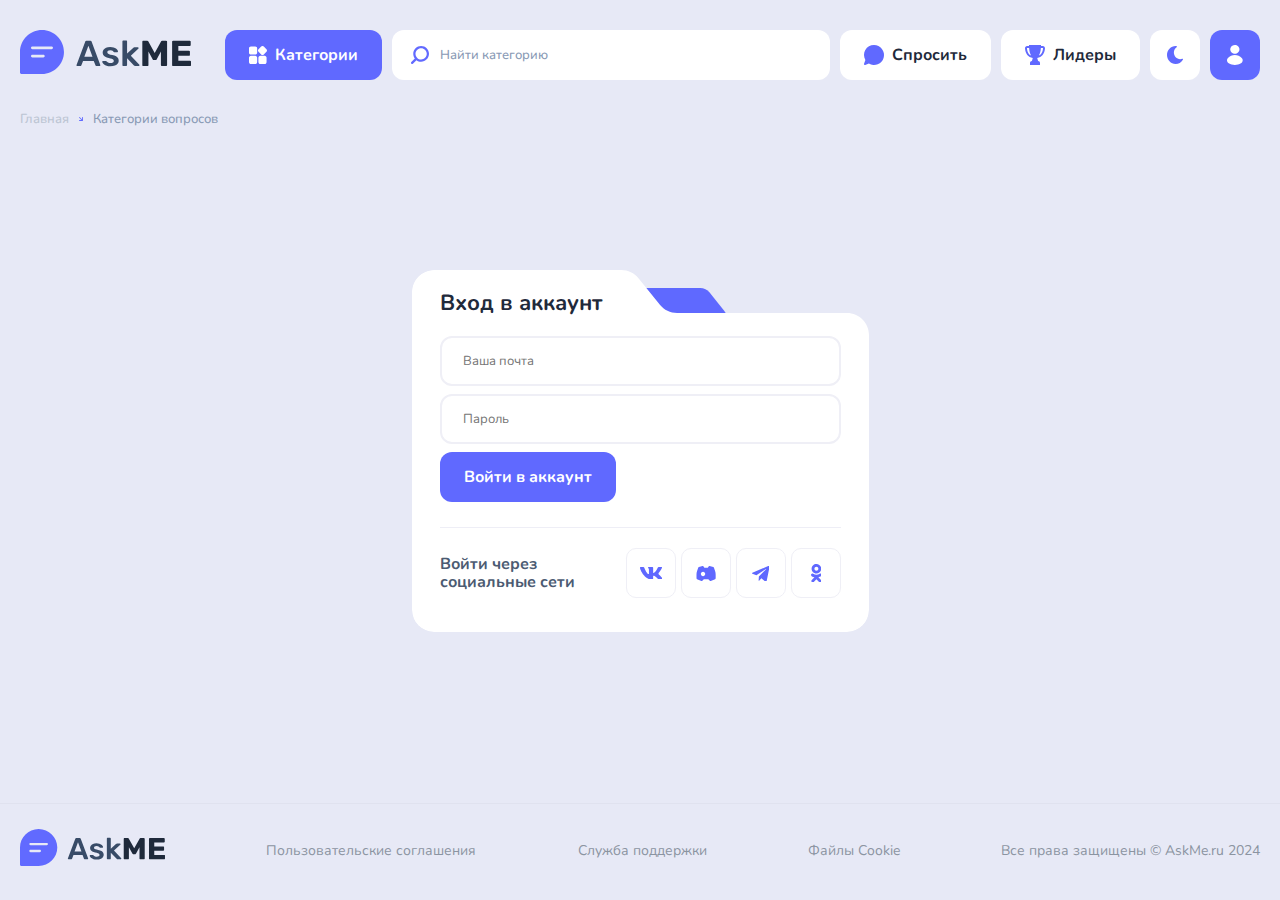
<file: login.html>
<!DOCTYPE html>
<html lang="en">
  <head>
    <meta charset="UTF-8" />
    <meta name="viewport" content="width=device-width, initial-scale=1.0" />
    <link
      rel="apple-touch-icon"
      sizes="180x180"
      href="./assets/favicon/apple-touch-icon.png"
    />
    <link
      rel="icon"
      type="image/png"
      sizes="32x32"
      href="./assets/favicon/favicon-32x32.png"
    />
    <link
      rel="icon"
      type="image/png"
      sizes="16x16"
      href="./assets/favicon/favicon-16x16.png"
    />
    <link rel="manifest" href="./assets/favicon/site.webmanifest" />
    <title>Вход в аккаунт | AskMe</title>
    <link rel="stylesheet" href="./styles/main.css" />
    <link rel="stylesheet" href="./styles/login-auth.css" />
  </head>
  <body>
    <!-- nav -->
    <nav>
      <div class="nav_wrapper container">
        <a href="./index.html">
          <img class="light_logo" src="./assets/logo.svg" alt="" />
          <img class="dark_logo" src="./assets/logo-dark.svg" alt="" />
        </a>
        <div class="nav_list">
          <a href="./categories.html">
            <button class="m_btn category_btn">
              <svg width="18.000000" height="18.000000">
                <use xlink:href="#category-icon"></use>
              </svg>
              Категории
            </button></a
          >
          <div class="search_input">
            <svg width="18.000000" height="18.000000">
              <use xlink:href="#search"></use>
            </svg>
            <input type="text" placeholder="Найти категорию" />
          </div>

          <a href="./ask.html">
            <button class="m_btn">
              <svg width="20.000000" height="20.000000">
                <use xlink:href="#ask"></use>
              </svg>
              Спросить
            </button></a
          >
          <a href="./leaders.html">
            <button class="m_btn">
              <svg width="20.000000" height="20.000000">
                <use xlink:href="#leaders"></use>
              </svg>
              Лидеры
            </button>
          </a>
          <button class="m_btn m_btn_icon mode_toggler" onclick="toggleMode()">
            <svg width="16.000000" height="18.000000">
              <use xlink:href="#light-mode"></use>
            </svg>
          </button>
          <a href="./profile.html">
            <button class="m_btn m_btn_icon category_btn">
              <svg width="16.000000" height="20">
                <use xlink:href="#user"></use>
              </svg></button
          ></a>
          <button
            class="m_btn m_btn_icon category_btn desc_mob_btn"
            onclick="toggleMenu()"
          >
            <img src="./assets/icons/mob-menu.svg" alt="" />
          </button>
        </div>
      </div>
      <div class="nav_mob_wrapper">
        <div class="nav_mob_wrapper_nav">
          <a href="./index.html">
            <img src="./assets/icons/mob-nav-logo.svg" alt="" />
          </a>
          <div>
            <button
              class="m_btn m_btn_icon mode_toggler"
              onclick="toggleMode()"
            >
              <svg width="16.000000" height="18.000000">
                <use xlink:href="#light-mode"></use>
              </svg>
            </button>
            <a href="./profile.html">
              <button class="m_btn">
                <img src="./assets/icons/user.svg" alt="" /></button
            ></a>
            <button class="m_btn" onclick="toggleMenu()">
              <img src="./assets/icons/exit-menu.svg" alt="" />
            </button>
          </div>
        </div>
        <div class="nav_mob_wrapper_list">
          <a href="./categories.html">
            <button class="m_btn mob_category_btn">
              <svg width="18.000000" height="18.000000">
                <use xlink:href="#category-icon"></use>
              </svg>
              Все Категории
            </button></a
          >
          <div class="search_input search_input_mob">
            <svg width="18.000000" height="18.000000" style="fill: #fff">
              <use xlink:href="#search-icon"></use>
            </svg>
            <input type="text" placeholder="Найти категорию" />
          </div>
          <a href="./ask.html" class="mob_sec_item">
            <button class="m_btn">
              <svg width="20.000000" height="20.000000">
                <use xlink:href="#ask"></use>
              </svg>
              Спросить
            </button></a
          >
          <a href="./leaders.html" class="mob_sec_item">
            <button class="m_btn">
              <svg width="20.000000" height="20.000000">
                <use xlink:href="#leaders"></use>
              </svg>
              Лидеры
            </button>
          </a>
        </div>
      </div>
    </nav>

    <!-- page navigation -->
    <div class="pages_navigation container">
      <a href="./index.html">
        <p><span>Главная</span></p></a
      >
      <img src="./assets/icons/more-s-icon.svg" alt="" />
      <a href="./categories.html"><p>Категории вопросов</p></a>
    </div>

    <!-- login -->
    <div class="login_container">
      <div class="login_block">
        <svg width="457.000000" height="353.500000" class="login_block_bg">
          <use xlink:href="#login-bg"></use>
        </svg>

        <svg class="login_block_rect" width="124.601562" height="42.000000">
          <use xlink:href="#main-rect"></use>
        </svg>
        <div class="login_block_title">
          <h2>Вход в аккаунт</h2>
        </div>
        <div class="login_block_content">
   
          <div class="login_input">
            <input type="email" placeholder="Ваша почта" />
          </div>
          <div class="login_input">
            <input type="password" placeholder="Пароль" />
          </div>
          <div class="login_content_actions">
            <button class="m_btn category_btn">Войти в аккаунт</button>
            <div class="login_socials">
              <p>
                Войти через <br />
                социальные сети
              </p>
              <div class="login_socials_list">
                <div>
                  <svg width="22" height="12">
                    <use xlink:href="#vk"></use>
                  </svg>
                </div>
                <div>
                  <svg width="20" height="15">
                    <use xlink:href="#discord"></use>
                  </svg>
                </div>
                <div>
                  <svg width="17" height="15">
                    <use xlink:href="#tg"></use>
                  </svg>
                </div>
                <div>
                  <svg width="10" height="18">
                    <use xlink:href="#ok"></use>
                  </svg>
                </div>
              </div>
            </div>
          </div>
        </div>
      </div>
    </div>

    <!-- footer -->
    <footer>
      <div class="line container"></div>
      <div class="footer_wrapper container">
        <a href="./index.html">
          <img class="light_logo" src="./assets/logo.svg" alt="" />
          <img class="dark_logo" src="./assets/logo-dark.svg" alt="" />
        </a>
        <a href="#"><p>Пользовательские соглашения</p></a>
        <a href="#"><p>Служба поддержки</p></a>
        <a href="#"><p>Файлы Cookie</p></a>
        <p>Все права защищены © AskMe.ru 2024</p>
      </div>
    </footer>

    <!-- scripts -->
    <script src="./scripts/main.js"></script>

    <!-- svg sprites -->
    <svg style="display: none">
      <!-- nav -->
      <symbol id="ask" viewBox="0 0 20 20">
        <path
          id="Vector"
          d="M9.99 0C8.23 -0.01 6.5 0.46 4.97 1.35C3.44 2.23 2.18 3.51 1.31 5.04C0.43 6.57 -0.02 8.31 0 10.07C0.01 11.84 0.49 13.57 1.39 15.09L0.05 18.78C0 18.91 -0.02 19.06 0 19.2C0.02 19.35 0.08 19.49 0.16 19.61C0.24 19.73 0.35 19.82 0.48 19.89C0.61 19.96 0.76 19.99 0.9 20C1.01 19.99 1.11 19.98 1.21 19.94L4.9 18.6C6.23 19.38 7.71 19.85 9.25 19.97C10.78 20.08 12.32 19.84 13.75 19.27C15.17 18.69 16.45 17.79 17.47 16.64C18.49 15.49 19.23 14.12 19.64 12.63C20.05 11.15 20.1 9.59 19.81 8.08C19.52 6.57 18.88 5.15 17.94 3.93C17.01 2.7 15.81 1.71 14.43 1.03C13.05 0.35 11.53 -0.01 9.99 0Z"
          fill-opacity="1.000000"
          fill-rule="nonzero"
        />
      </symbol>
      <!--  -->
      <symbol id="leaders" viewBox="0 0 20 20">
        <path
          id="Vector"
          d="M19.41 1.7C19.01 1.28 18.44 1.03 17.86 1.03L16 1.03C16 0.7 16.01 0.35 16.01 0L3.99 0C3.99 0.35 4 0.7 4.01 1.03L2.13 1.03C1.55 1.03 0.98 1.28 0.58 1.7C0.17 2.13 -0.04 2.71 0 3.31C0.33 8.89 3.22 12.4 7.79 12.92L6.9 16C5.85 16 5 16.85 5 17.9L5 20L15.01 20L15.01 17.9C15.01 16.85 14.16 16 13.1 16L12.22 12.92C16.78 12.39 19.66 8.89 19.99 3.31C20.03 2.72 19.82 2.13 19.41 1.7ZM2 3.19C1.99 3.13 2.02 3.09 2.04 3.07C2.07 3.03 2.12 3.03 2.13 3.03L4.1 3.03C4.4 6.97 5.27 9.2 6.11 10.46C2.9 9.11 2.14 5.52 2 3.19ZM13.89 10.45C14.74 9.18 15.6 6.96 15.9 3.03L17.86 3.03C17.88 3.03 17.92 3.03 17.96 3.07C17.98 3.09 18 3.13 18 3.18C17.85 5.52 17.09 9.1 13.89 10.45Z"
        />
      </symbol>
      <!--  -->
      <symbol id="light-mode" viewBox="0 0 16 18">
        <path
          id="Vector"
          d="M15.87 13.02C15.71 12.82 15.46 12.75 15.23 12.83C14.59 13.07 13.9 13.2 13.18 13.2C9.7 13.2 6.87 10.23 6.87 6.59C6.87 4.4 7.9 2.37 9.63 1.14C9.83 1 9.92 0.75 9.87 0.51C9.82 0.27 9.63 0.09 9.39 0.05C9.13 0.01 8.86 0 8.59 0C3.85 0 0 4.03 0 9C0 13.96 3.85 18 8.59 18C11.6 18 14.34 16.39 15.91 13.71C16.04 13.5 16.02 13.22 15.87 13.02Z"
        />
      </symbol>
      <!--  -->
      <symbol id="category-icon" viewBox="0 0 18 18">
        <path
          id="Vector"
          d="M8.16 11.72C8.16 11.22 7.96 10.74 7.6 10.39C7.25 10.03 6.77 9.83 6.27 9.83C5.03 9.83 3.13 9.83 1.88 9.83C1.38 9.83 0.9 10.03 0.55 10.39C0.19 10.74 0 11.22 0 11.72L0 16.11C0 16.61 0.19 17.09 0.55 17.44C0.9 17.8 1.38 18 1.88 18L6.27 18C6.77 18 7.25 17.8 7.6 17.44C7.96 17.09 8.16 16.61 8.16 16.11L8.16 11.72ZM17.57 11.72C17.57 11.22 17.38 10.74 17.02 10.39C16.67 10.03 16.19 9.83 15.69 9.83C14.44 9.83 12.54 9.83 11.3 9.83C10.8 9.83 10.32 10.03 9.96 10.39C9.61 10.74 9.41 11.22 9.41 11.72L9.41 16.11C9.41 16.61 9.61 17.09 9.96 17.44C10.32 17.8 10.8 18 11.3 18L15.69 18C16.19 18 16.67 17.8 17.02 17.44C17.38 17.09 17.57 16.61 17.57 16.11L17.57 11.72ZM14.82 8.45L17.44 5.83C18.18 5.09 18.18 3.9 17.44 3.17L14.82 0.55C14.09 -0.19 12.9 -0.19 12.16 0.55L9.54 3.17C8.81 3.9 8.81 5.09 9.54 5.83L12.16 8.45C12.9 9.18 14.09 9.18 14.82 8.45ZM8.16 2.3C8.16 1.8 7.96 1.32 7.6 0.97C7.25 0.61 6.77 0.42 6.27 0.42C5.03 0.42 3.13 0.42 1.88 0.42C1.38 0.42 0.9 0.61 0.55 0.97C0.19 1.32 0 1.8 0 2.3L0 6.69C0 7.19 0.19 7.67 0.55 8.03C0.9 8.38 1.38 8.58 1.88 8.58L6.27 8.58C6.77 8.58 7.25 8.38 7.6 8.03C7.96 7.67 8.16 7.19 8.16 6.69L8.16 2.3Z"
        />
      </symbol>
      <!--  -->
      <symbol id="search-icon" viewBox="0 0 18 18">
        <path
          id="Vector"
          d="M5.44 14.2C6.75 15.17 8.37 15.75 10.12 15.75C14.47 15.75 18 12.22 18 7.87C18 3.52 14.47 0 10.12 0C5.78 0 2.25 3.52 2.25 7.87C2.25 9.64 2.83 11.27 3.82 12.58L0.33 16.07L0.32 16.08C-0.12 16.52 -0.11 17.23 0.33 17.67C0.54 17.88 0.83 18 1.13 18C1.42 18 1.71 17.88 1.92 17.67L5.44 14.2ZM6.25 11.95C7.26 12.91 8.62 13.5 10.12 13.5C13.23 13.5 15.75 10.98 15.75 7.87C15.75 4.76 13.23 2.25 10.12 2.25C7.02 2.25 4.5 4.76 4.5 7.87C4.5 9.38 5.1 10.75 6.07 11.77C6.11 11.8 6.14 11.83 6.18 11.87C6.21 11.9 6.23 11.92 6.25 11.95Z"
          fill="#FFFFFF"
          fill-opacity="1.000000"
          fill-rule="evenodd"
        />
      </symbol>
      <!--  -->
      <symbol id="search" viewBox="0 0 18 18">
        <path
          id="Vector"
          d="M5.44 14.2C6.75 15.17 8.37 15.74 10.12 15.74C14.47 15.74 18 12.22 18 7.87C18 3.52 14.47 0 10.12 0C5.78 0 2.25 3.52 2.25 7.87C2.25 9.64 2.83 11.27 3.82 12.58L0.33 16.07L0.32 16.08C-0.12 16.52 -0.11 17.23 0.33 17.67C0.54 17.88 0.83 18 1.13 18C1.43 18 1.71 17.88 1.92 17.67L5.44 14.2ZM6.25 11.95C7.26 12.91 8.62 13.5 10.12 13.5C13.23 13.5 15.75 10.98 15.75 7.87C15.75 4.76 13.23 2.25 10.12 2.25C7.02 2.25 4.5 4.76 4.5 7.87C4.5 9.38 5.1 10.75 6.07 11.77C6.11 11.8 6.14 11.83 6.18 11.87C6.21 11.9 6.23 11.92 6.25 11.95Z"
          fill="#626AFF"
          fill-opacity="1.000000"
          fill-rule="evenodd"
        />
      </symbol>
      <!--  -->
      <symbol id="user" viewBox="0 0 16 20">
        <path
          id="Vector"
          d="M12.44 4.39C12.44 5.26 12.17 6.11 11.66 6.83C11.16 7.56 10.44 8.12 9.61 8.45C8.77 8.78 7.85 8.87 6.96 8.7C6.07 8.53 5.25 8.11 4.61 7.5C3.97 6.88 3.53 6.1 3.36 5.25C3.18 4.4 3.27 3.51 3.62 2.71C3.96 1.91 4.55 1.22 5.31 0.74C6.06 0.25 6.95 0 7.85 0C8.45 6.1e-5 9.05 0.11 9.61 0.33C10.16 0.55 10.67 0.87 11.09 1.28C11.52 1.69 11.86 2.18 12.09 2.71C12.32 3.24 12.44 3.81 12.44 4.39ZM7.85 10.09C6.55 10.09 5.27 10.34 4.08 10.85C2.89 11.35 1.83 12.08 0.95 13C-0.6 14.61 -0.22 17.19 1.73 18.34C3.57 19.42 5.69 20 7.85 20C10.01 20 12.13 19.42 13.97 18.34C15.92 17.19 16.3 14.61 14.75 13C13.88 12.08 12.81 11.35 11.62 10.85C10.43 10.34 9.15 10.09 7.85 10.09Z"
          fill="#FFFFFF"
          fill-opacity="1.000000"
          fill-rule="nonzero"
        />
      </symbol>

      <!-- socials -->
      <symbol id="vk" viewBox="0 0 22 12">
        <path
          id="Vector"
          d="M18.67 7.16C18.3 6.73 18.41 6.53 18.67 6.14C18.67 6.14 21.67 2.18 21.98 0.84L21.99 0.84C22.14 0.35 21.99 0 21.24 0L18.78 0C18.16 0 17.87 0.3 17.71 0.65C17.71 0.65 16.46 3.5 14.69 5.35C14.12 5.89 13.85 6.06 13.54 6.06C13.39 6.06 13.15 5.89 13.15 5.4L13.15 0.84C13.15 0.26 12.97 0 12.45 0L8.58 0C8.19 0 7.96 0.27 7.96 0.52C7.96 1.08 8.84 1.21 8.93 2.77L8.93 6.16C8.93 6.9 8.79 7.04 8.48 7.04C7.64 7.04 5.61 4.17 4.41 0.89C4.17 0.25 3.93 0 3.3 0L0.84 0C0.14 0 0 0.3 0 0.65C0 1.26 0.83 4.29 3.88 8.29C5.92 11.02 8.78 12.5 11.39 12.5C12.96 12.5 13.15 12.17 13.15 11.6C13.15 8.99 13.01 8.75 13.79 8.75C14.16 8.75 14.78 8.92 16.24 10.23C17.91 11.8 18.19 12.5 19.13 12.5L21.58 12.5C22.29 12.5 22.64 12.17 22.44 11.52C21.97 10.15 18.81 7.35 18.67 7.16Z"
        />
      </symbol>
      <symbol id="discord" viewBox="0 0 19 15">
        <path
          id="Vector"
          d="M6.11 0.02C6.48 -0.07 6.85 0.09 7.05 0.41L7.88 1.76L11.27 1.76L12.11 0.41C12.3 0.09 12.68 -0.07 13.05 0.02L16.75 0.9C17.04 0.97 17.28 1.19 17.37 1.48L18.65 5.35C18.99 6.38 19.16 7.47 19.16 8.56L19.16 12.35C19.16 12.71 18.94 13.03 18.61 13.17L14.26 14.93C13.93 15.06 13.57 14.99 13.32 14.74L11.83 13.23L7.33 13.23L5.84 14.74C5.59 14.99 5.22 15.06 4.9 14.93L0.54 13.17C0.21 13.03 0 12.71 0 12.35L0 8.56C0 7.47 0.17 6.38 0.51 5.35L1.78 1.48C1.88 1.19 2.11 0.97 2.41 0.9L6.11 0.02ZM6.53 5.73C5.33 5.73 4.35 6.72 4.35 7.94C4.35 9.15 5.33 10.14 6.53 10.14C7.73 10.14 8.71 9.15 8.71 7.94C8.71 6.72 7.73 5.73 6.53 5.73ZM10.45 7.94C10.45 6.72 11.42 5.73 12.63 5.73C13.83 5.73 14.81 6.72 14.81 7.94C14.81 9.15 13.83 10.14 12.63 10.14C11.42 10.14 10.45 9.15 10.45 7.94Z"
        />
      </symbol>
      <symbol id="tg" viewBox="0 0 17 15">
        <path
          id="Vector"
          d="M0.38 7.8L4.41 9.28L13.96 2.95C14.1 2.86 14.24 3.06 14.12 3.18L6.89 10.39L6.62 14.43C6.6 14.74 6.94 14.91 7.14 14.7L9.37 12.32L13.44 15.66C13.88 16.02 14.52 15.77 14.64 15.19L17.47 1.24C17.63 0.44 16.91 -0.23 16.21 0.06L0.36 6.64C-0.14 6.85 -0.12 7.61 0.38 7.8Z"
        />
      </symbol>
      <symbol id="ok" viewBox="0 0 10 18">
        <path
          id="Vector"
          d="M5.41 2.77C6.51 2.77 7.41 3.65 7.41 4.73C7.41 5.81 6.51 6.68 5.41 6.68C4.31 6.68 3.41 5.81 3.41 4.73C3.41 3.65 4.31 2.77 5.41 2.77ZM5.41 9.46C8.08 9.46 10.24 7.34 10.24 4.73C10.24 2.12 8.08 0 5.41 0C2.75 0 0.59 2.12 0.59 4.73C0.59 7.34 2.75 9.46 5.41 9.46ZM7.36 13.32C8.35 13.1 9.29 12.72 10.17 12.18C10.83 11.77 11.03 10.92 10.61 10.27C10.19 9.62 9.32 9.42 8.66 9.83C6.68 11.05 4.14 11.05 2.16 9.83C1.5 9.42 0.63 9.62 0.21 10.27C-0.2 10.92 0 11.77 0.66 12.18C1.53 12.72 2.48 13.1 3.46 13.32L0.76 15.96C0.21 16.5 0.21 17.38 0.76 17.92C1.04 18.19 1.4 18.33 1.76 18.33C2.12 18.33 2.48 18.19 2.76 17.92L5.41 15.32L8.07 17.92C8.62 18.46 9.51 18.46 10.06 17.92C10.61 17.38 10.61 16.5 10.06 15.96L7.36 13.32Z"
        />
      </symbol>

      <!-- bg -->
      <symbol id="login-bg" viewBox="0 0 457 353.5">
        <path
          id="Rectangle 92"
          d="M22 0L209.34 0C216 0 222.3 3.01 226.48 8.2L247.89 34.79C252.07 39.98 258.37 43 265.03 43L435 43C447.15 43 457 52.84 457 65L457 331.5C457 343.65 447.15 353.5 435 353.5L22 353.5C9.84 353.5 0 343.65 0 331.5L0 22C0 9.84 9.84 0 22 0Z"
        />
      </symbol>
      <!--  -->
      <symbol id="main-rect" viewBox="0 0 124.602 42">
        <path
          id="Rectangle 91"
          d="M12 0L98.22 0C101.87 0 105.32 1.66 107.6 4.51L121.96 22.51C128.22 30.37 122.63 42 112.57 42L12 42C5.37 42 0 36.62 0 30L0 12C0 5.37 5.37 0 12 0Z"
        />
      </symbol>
    </svg>
  </body>
</html>
</file>
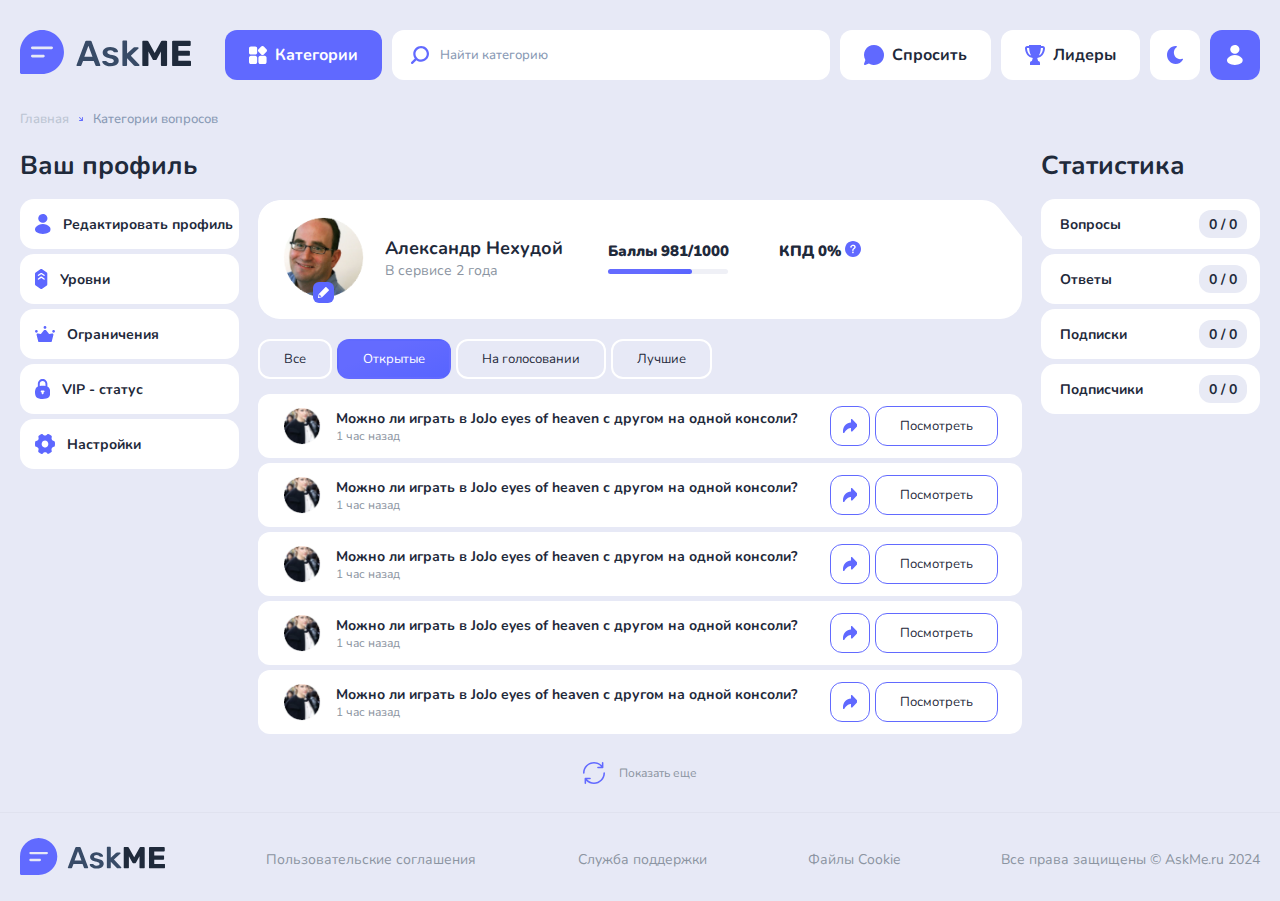
<file: profile.html>
<!DOCTYPE html>
<html lang="en">
  <head>
    <meta charset="UTF-8" />
    <meta name="viewport" content="width=device-width, initial-scale=1.0" />
    <link
      rel="apple-touch-icon"
      sizes="180x180"
      href="./assets/favicon/apple-touch-icon.png"
    />
    <link
      rel="icon"
      type="image/png"
      sizes="32x32"
      href="./assets/favicon/favicon-32x32.png"
    />
    <link
      rel="icon"
      type="image/png"
      sizes="16x16"
      href="./assets/favicon/favicon-16x16.png"
    />
    <link rel="manifest" href="./assets/favicon/site.webmanifest" />
    <link
      rel="apple-touch-icon"
      sizes="180x180"
      href="./assets/favicon/apple-touch-icon.png"
    />
    <link
      rel="icon"
      type="image/png"
      sizes="32x32"
      href="./assets/favicon/favicon-32x32.png"
    />
    <link
      rel="icon"
      type="image/png"
      sizes="16x16"
      href="./assets/favicon/favicon-16x16.png"
    />
    <link rel="manifest" href="./assets/favicon/site.webmanifest" />
    <title>Ваш профиль | AskMe</title>
    <link rel="stylesheet" href="./styles/main.css" />
    <link rel="stylesheet" href="./styles/profile.css" />
  </head>
  <body>
    <!-- nav -->
    <nav>
      <div class="nav_wrapper container">
        <a href="./index.html">
          <img class="light_logo" src="./assets/logo.svg" alt="" />
          <img class="dark_logo" src="./assets/logo-dark.svg" alt="" />
        </a>
        <div class="nav_list">
          <a href="./categories.html">
            <button class="m_btn category_btn">
              <svg width="18.000000" height="18.000000">
                <use xlink:href="#category-icon"></use>
              </svg>
              Категории
            </button></a
          >
          <div class="search_input">
            <svg width="18.000000" height="18.000000">
              <use xlink:href="#search"></use>
            </svg>
            <input type="text" placeholder="Найти категорию" />
          </div>

          <a href="./ask.html">
            <button class="m_btn">
              <svg width="20.000000" height="20.000000">
                <use xlink:href="#ask"></use>
              </svg>
              Спросить
            </button></a
          >
          <a href="./leaders.html">
            <button class="m_btn">
              <svg width="20.000000" height="20.000000">
                <use xlink:href="#leaders"></use>
              </svg>
              Лидеры
            </button>
          </a>
          <button class="m_btn m_btn_icon mode_toggler" onclick="toggleMode()">
            <svg width="16.000000" height="18.000000">
              <use xlink:href="#light-mode"></use>
            </svg>
          </button>
          <a href="./profile.html">
            <button class="m_btn m_btn_icon category_btn">
              <svg width="16.000000" height="20">
                <use xlink:href="#user"></use>
              </svg></button
          ></a>
          <button
            class="m_btn m_btn_icon category_btn desc_mob_btn"
            onclick="toggleMenu()"
          >
            <img src="./assets/icons/mob-menu.svg" alt="" />
          </button>
        </div>
      </div>
      <div class="nav_mob_wrapper">
        <div class="nav_mob_wrapper_nav">
          <a href="./index.html">
            <img src="./assets/icons/mob-nav-logo.svg" alt="" />
          </a>
          <div>
            <button
              class="m_btn m_btn_icon mode_toggler"
              onclick="toggleMode()"
            >
              <svg width="16.000000" height="18.000000">
                <use xlink:href="#light-mode"></use>
              </svg>
            </button>
            <a href="./profile.html">
              <button class="m_btn">
                <img src="./assets/icons/user.svg" alt="" /></button
            ></a>
            <button class="m_btn" onclick="toggleMenu()">
              <img src="./assets/icons/exit-menu.svg" alt="" />
            </button>
          </div>
        </div>
        <div class="nav_mob_wrapper_list">
          <a href="./categories.html">
            <button class="m_btn mob_category_btn">
              <svg width="18.000000" height="18.000000">
                <use xlink:href="#category-icon"></use>
              </svg>
              Все Категории
            </button></a
          >
          <div class="search_input search_input_mob">
            <svg width="18.000000" height="18.000000" style="fill: #fff">
              <use xlink:href="#search-icon"></use>
            </svg>
            <input type="text" placeholder="Найти категорию" />
          </div>
          <a href="./ask.html" class="mob_sec_item">
            <button class="m_btn">
              <svg width="20.000000" height="20.000000">
                <use xlink:href="#ask"></use>
              </svg>
              Спросить
            </button></a
          >
          <a href="./leaders.html" class="mob_sec_item">
            <button class="m_btn">
              <svg width="20.000000" height="20.000000">
                <use xlink:href="#leaders"></use>
              </svg>
              Лидеры
            </button>
          </a>
        </div>
      </div>
    </nav>

    <!-- page navigation -->
    <div class="pages_navigation container">
      <a href="./index.html">
        <p><span>Главная</span></p></a
      >
      <img src="./assets/icons/more-s-icon.svg" alt="" />
      <a href="./categories.html"><p>Категории вопросов</p></a>
    </div>

    <!-- profile page -->
    <div class="profile_page container">
      <div class="profile_menu">
        <div class="blocks_title">
          <h2>Ваш профиль</h2>
        </div>
        <div class="profile_menu_list tabs_list">
          <div class="profile_menu_item menu_item" data-id="menu1">
            <svg width="15.714844" height="20.000000">
              <use xlink:href="#profile"></use>
            </svg>
            <p class="main_text">Редактировать профиль</p>
          </div>
          <div class="profile_menu_item menu_item" data-id="menu1">
            <svg width="12.556641" height="20.000000">
              <use xlink:href="#levels"></use>
            </svg>
            <p class="main_text">Уровни</p>
          </div>
          <div class="profile_menu_item menu_item" data-id="menu1">
            <svg width="20.000000" height="16.571594">
              <use xlink:href="#rules"></use>
            </svg>
            <p class="main_text">Ограничения</p>
          </div>
          <div class="profile_menu_item menu_item" data-id="menu4">
            <svg width="15.238281" height="20.000000">
              <use xlink:href="#vip"></use>
            </svg>
            <p class="main_text">VIP - статус</p>
          </div>
          <div class="profile_menu_item menu_item" data-id="menu5">
            <svg width="20.000000" height="20.000000">
              <use xlink:href="#settings"></use>
            </svg>
            <p class="main_text">Настройки</p>
          </div>
        </div>
      </div>
      <div class="profile_page_content">
        <div class="user_profile_block">
          <img
            class="user_profile_block_bg"
            src="./assets/images/user-profile-bg.svg"
            alt=""
          />
          <img
            class="user_profile_block_bg_dark"
            src="./assets/images/user-profile-bg-d.svg"
            alt=""
          />
          <img
            class="user_profile_block_rect"
            src="./assets/images/main-rect.svg"
            alt=""
          />
          <div class="user_profile_block_content">
            <div class="user_profile_block_content_profile">
              <div class="user_profile_img">
                <img
                  class="user_profile_image"
                  src="./assets/images/top-leader-2.png"
                  alt=""
                />
                <div class="user_profile_img_action">
                  <img src="./assets/icons/edit.svg" alt="" />
                </div>
              </div>
              <div class="user_profile_block_content_profile_desc">
                <h4>Александр Нехудой</h4>
                <p>В сервисе 2 года</p>
              </div>
            </div>
            <div class="user_grades">
              <div class="user_grade">
                <p>Баллы 981/1000</p>
                <div class="user_grade_line">
                  <div class="user_grade_line_value" style="width: 70%"></div>
                </div>
              </div>
              <div class="user_kpd">
                <p>КПД 0%</p>
                <img src="./assets/icons/kpd.svg" alt="" />
              </div>
            </div>
          </div>
          <div class="profile_menu_list_mob tabs_list_m">
            <div class="profile_menu_item menu_item_m" data-id="menu1">
              <svg width="15.714844" height="20.000000">
                <use xlink:href="#profile"></use>
              </svg>
            </div>
            <div class="profile_menu_item menu_item_m" data-id="menu1">
              <svg width="12.556641" height="20.000000">
                <use xlink:href="#levels"></use>
              </svg>
            </div>
            <div class="profile_menu_item menu_item_m" data-id="menu1">
              <svg width="20.000000" height="16.571594">
                <use xlink:href="#rules"></use>
              </svg>
            </div>
            <div class="profile_menu_item menu_item_m" data-id="menu4">
              <svg width="15.238281" height="20.000000">
                <use xlink:href="#vip"></use>
              </svg>
            </div>
            <div class="profile_menu_item menu_item_m" data-id="menu5">
              <svg width="20.000000" height="20.000000">
                <use xlink:href="#settings"></use>
              </svg>
            </div>
          </div>
        </div>

        <div class="user_profile_pages">
          <div
            class="menu_item_content menu_item_content_m user_profile_pages_1 active_menu"
            id="menu0"
          >
            <div class="user_profile_page_content">
              <div class="questions_filter">
                <button class="s_btn">Все</button>
                <button class="s_btn s_btn_active">Открытые</button>
                <button class="s_btn">На голосовании</button>
                <button class="s_btn">Лучшие</button>
              </div>
              <div class="user_profile_pages_1_quests_list">
                <div class="question_list_item">
                  <div class="question_list_item_left">
                    <img src="./assets/images/avatar.png" alt="" />
                    <div>
                      <p class="main_text">
                        Можно ли играть в JoJo eyes of heaven с другом на одной
                        консоли?
                      </p>
                      <span>1 час назад</span>
                    </div>
                  </div>
                  <div class="question_list_item_right">
                    <div class="question_list_item_right_actions">
                      <button class="s_btn s_btn_icon">
                        <svg width="14" height="14.000000">
                          <use xlink:href="#share"></use>
                        </svg>
                      </button>
                      <button class="s_btn">Посмотреть</button>
                    </div>
                  </div>
                </div>
                <div class="question_list_item">
                  <div class="question_list_item_left">
                    <img src="./assets/images/avatar.png" alt="" />
                    <div>
                      <p class="main_text">
                        Можно ли играть в JoJo eyes of heaven с другом на одной
                        консоли?
                      </p>
                      <span>1 час назад</span>
                    </div>
                  </div>
                  <div class="question_list_item_right">
                    <div class="question_list_item_right_actions">
                      <button class="s_btn s_btn_icon">
                        <svg width="14" height="14.000000">
                          <use xlink:href="#share"></use>
                        </svg>
                      </button>
                      <button class="s_btn">Посмотреть</button>
                    </div>
                  </div>
                </div>
                <div class="question_list_item">
                  <div class="question_list_item_left">
                    <img src="./assets/images/avatar.png" alt="" />
                    <div>
                      <p class="main_text">
                        Можно ли играть в JoJo eyes of heaven с другом на одной
                        консоли?
                      </p>
                      <span>1 час назад</span>
                    </div>
                  </div>
                  <div class="question_list_item_right">
                    <div class="question_list_item_right_actions">
                      <button class="s_btn s_btn_icon">
                        <svg width="14" height="14.000000">
                          <use xlink:href="#share"></use>
                        </svg>
                      </button>
                      <button class="s_btn">Посмотреть</button>
                    </div>
                  </div>
                </div>
                <div class="question_list_item">
                  <div class="question_list_item_left">
                    <img src="./assets/images/avatar.png" alt="" />
                    <div>
                      <p class="main_text">
                        Можно ли играть в JoJo eyes of heaven с другом на одной
                        консоли?
                      </p>
                      <span>1 час назад</span>
                    </div>
                  </div>
                  <div class="question_list_item_right">
                    <div class="question_list_item_right_actions">
                      <button class="s_btn s_btn_icon">
                        <svg width="14" height="14.000000">
                          <use xlink:href="#share"></use>
                        </svg>
                      </button>
                      <button class="s_btn">Посмотреть</button>
                    </div>
                  </div>
                </div>
                <div class="question_list_item">
                  <div class="question_list_item_left">
                    <img src="./assets/images/avatar.png" alt="" />
                    <div>
                      <p class="main_text">
                        Можно ли играть в JoJo eyes of heaven с другом на одной
                        консоли?
                      </p>
                      <span>1 час назад</span>
                    </div>
                  </div>
                  <div class="question_list_item_right">
                    <div class="question_list_item_right_actions">
                      <button class="s_btn s_btn_icon">
                        <svg width="14" height="14.000000">
                          <use xlink:href="#share"></use>
                        </svg>
                      </button>
                      <button class="s_btn">Посмотреть</button>
                    </div>
                  </div>
                </div>
              </div>
              <div class="show_more_btn_wrapper">
                <button class="show_more_btn">
                  <svg width="22.000000" height="22.000000">
                    <use xlink:href="#sync"></use>
                  </svg>
                  Показать еще
                </button>
              </div>
            </div>
          </div>

          <div class="menu_item_content menu_item_content_m" id="menu1">
            <div class="user_profile_page_content">
              <div class="blocks_title">
                <h2>Редактировать профиль</h2>
              </div>
              <div class="user_profile_page_content_wrapper">
                <div class="profile_input">
                  <p class="main_text">Ваше имя</p>
                  <input type="text" placeholder="Николай" />
                </div>
                <div class="profile_warning">
                  <img src="./assets/icons/info.svg" alt="" />
                  <p class="secondary_text">
                    Вы можете изменить имя в общих настройках
                  </p>
                </div>
                <div class="profile_input">
                  <p class="main_text">В чем вы лучше всего разбераетесь?</p>
                  <textarea
                    placeholder="Опишите как можно подробнее"
                  ></textarea>
                </div>
                <p class="secondary_text">
                  Например, “Люблю фотографировать и могу порекомендовать,
                  <br />
                  какую технику выбрать”
                </p>
                <div class="profile_action_btns">
                  <button class="m_btn category_btn">Сохранить профиль</button>
                  <button class="m_btn cancel_btn">Отмена</button>
                </div>
              </div>
            </div>
          </div>
          <!-- <div class="menu_item_content" id="menu2">
            <div class="user_profile_page_content">
              <div class="blocks_title">
                <h2>Редактировать профиль</h2>
              </div>
            </div>
          </div>
          <div class="menu_item_content" id="menu3">
            <div class="user_profile_page_content">
              <div class="blocks_title">
                <h2>Редактировать профиль</h2>
              </div>
            </div>
          </div> -->
          <div class="menu_item_content menu_item_content_m" id="menu4">
            <div class="user_profile_page_content">
              <div class="blocks_title">
                <h2>Активировать VIP-статус</h2>
              </div>
              <div class="user_profile_page_content_wrapper">
                <p class="secondary_text">
                  VIP - это особые знаки отличия на проекте, выделение ответов и
                  вопросов в общих списках, в два раза больше баллов за каждый
                  ответ и увеличение ежедневного лимита вопросов до 100,
                  возможность скрыть списки вопросов и ответов в своем личном
                  кабинете, а также отключение рекламы!
                </p>
                <div class="vip_status_card">
                  <div>
                    <img src="./assets/icons/vip.svg" alt="" />
                    <p>
                      100
                      <span class="secondary_text"
                        >Продление VIP статуса на 10 дней</span
                      >
                    </p>
                  </div>
                  <img src="./assets/icons/info.svg" alt="" />
                </div>
                <p class="main_text">Выьерите способ платежа</p>
                <div class="active_user_acc">
                  <p class="secondary_text">Николай Сморожевский</p>
                  <div class="logout_btn">
                    <p class="secondary_text">Выйти</p>
                    <img src="./assets/icons/logout.svg" alt="" />
                  </div>
                </div>
                <div class="payment_methods">
                  <label for="payment1">
                    <div class="payment_method">
                      <div class="payment_method_type">
                        <img src="./assets/icons/payment/1.svg" alt="" />
                        <div>
                          <p class="main_text">Банковская карта</p>
                          <p class="secondary_text">
                            Мир, UnionPay, Visa, Mastercard и другие
                          </p>
                        </div>
                      </div>
                      <input type="checkbox" name="" id="payment1" />
                    </div>
                  </label>
                  <label for="payment2">
                    <div class="payment_method">
                      <div class="payment_method_type">
                        <img src="./assets/icons/payment/2.svg" alt="" />
                        <div>
                          <p class="main_text">Баланс AskPay</p>
                          <p class="secondary_text">100 ₽</p>
                        </div>
                      </div>
                      <input type="checkbox" name="" id="payment2" />
                    </div>
                  </label>
                  <label for="payment3">
                    <div class="payment_method">
                      <div class="payment_method_type">
                        <img src="./assets/icons/payment/3.svg" alt="" />
                        <div>
                          <p class="main_text">Мобильный платёж</p>
                        </div>
                      </div>
                      <input type="checkbox" name="" id="payment3" />
                    </div>
                  </label>
                  <label for="payment4">
                    <div class="payment_method">
                      <div class="payment_method_type">
                        <img src="./assets/icons/payment/4.svg" alt="" />
                        <div>
                          <p class="main_text">Другие способы</p>
                          <p class="secondary_text">SberPay, Юmoney</p>
                        </div>
                      </div>
                      <input type="checkbox" name="" id="payment4" />
                    </div>
                  </label>
                </div>
              </div>
            </div>
          </div>
          <div class="menu_item_content menu_item_content_m" id="menu5">
            <div class="user_profile_page_content">
              <div class="blocks_title">
                <h2>Настройки</h2>
              </div>
              <div class="user_profile_page_content_wrapper">
                <div class="profile_settings_top_titles">
                  <p class="main_text">Уведомления</p>
                  <p class="main_text">Сайт</p>
                  <p class="main_text">Почта</p>
                </div>
                <div class="user_seting_item">
                  <p class="secondary_text">Получать все уведомления</p>
                  <input type="checkbox" name="" id="" />
                  <input type="checkbox" name="" id="" />
                </div>
                <div class="user_seting_item">
                  <p class="secondary_text">Новый ответ на мой вопрос</p>
                  <input type="checkbox" name="" id="" />
                  <input type="checkbox" name="" id="" />
                </div>
                <div class="user_seting_item">
                  <p class="secondary_text">Мой вопрос или ответ понравился</p>
                  <input type="checkbox" name="" id="" />
                  <input type="checkbox" name="" id="" />
                </div>
                <div class="user_seting_item">
                  <p class="secondary_text">Мне оставили новый комментарий</p>
                  <input type="checkbox" name="" id="" />
                  <input type="checkbox" name="" id="" />
                </div>
                <div class="user_seting_item">
                  <p class="secondary_text">Новый голос в опросе</p>
                  <input type="checkbox" name="" id="" />
                  <input type="checkbox" name="" id="" />
                </div>
                <div class="line container"></div>
                <div class="user_seting_item">
                  <p class="main_text">Включить звук для уведомлений</p>
                  <input type="checkbox" name="" id="" />
                  <div></div>
                </div>
                <div class="profile_warning play_music">
                  <img src="./assets/icons/play.svg" alt="" />
                  <p class="secondary_text">Прослушать звук</p>
                </div>
                <div class="line container"></div>
                <div class="user_seting_item">
                  <p class="main_text">Получать новости проекта</p>
                  <input type="checkbox" name="" id="" />
                  <div></div>
                </div>
                <div class="line container"></div>
                <div class="user_seting_item">
                  <p class="main_text">Найстройки дизайна уведомлений</p>
                  <input type="checkbox" name="" id="" />
                  <div></div>
                </div>
                <div class="profile_warning play_music">
                  <p class="secondary_text">Компактный вид</p>
                </div>
                <div class="line container"></div>
                <div class="user_seting_item">
                  <p class="main_text">Общие настройки</p>
                </div>
                <div class="user_seting_item user_seting_item_sec">
                  <p class="secondary_text">Цветовая тема сайта</p>
                  <div class="select_themes">
                    <div class="user_theme_btn">
                      <input type="checkbox" />
                      <p class="secondary_text">Авто</p>
                    </div>
                    <div class="user_theme_btn">
                      <input type="checkbox" />
                      <p class="secondary_text">Светлая</p>
                    </div>
                    <div class="user_theme_btn">
                      <input type="checkbox" />
                      <p class="secondary_text">Тёмная</p>
                    </div>
                  </div>
                </div>
                <p class="secondary_text">
                  Если выбран режим авто, мы включим тёемную <br />
                  тему с 21:00 до 06:00 по системному времени
                </p>
                <div class="line container"></div>
                <div class="profile_action_btns">
                  <button class="m_btn cancel_btn">Закрыть</button>
                </div>
              </div>
            </div>
          </div>
        </div>
      </div>
      <div class="profile_stats">
        <div class="blocks_title">
          <h2>Статистика</h2>
        </div>
        <div class="profile_stats_list">
          <div class="profile_stats_item">
            <p class="main_text">Вопросы</p>
            <div><p class="main_text">0 / 0</p></div>
          </div>
          <div class="profile_stats_item">
            <p class="main_text">Ответы</p>
            <div><p class="main_text">0 / 0</p></div>
          </div>
          <div class="profile_stats_item">
            <p class="main_text">Подписки</p>
            <div><p class="main_text">0 / 0</p></div>
          </div>
          <div class="profile_stats_item">
            <p class="main_text">Подписчики</p>
            <div><p class="main_text">0 / 0</p></div>
          </div>
        </div>
      </div>
    </div>

    <!-- footer -->
    <footer>
      <div class="line container"></div>
      <div class="footer_wrapper container">
        <a href="./index.html">
          <img class="light_logo" src="./assets/logo.svg" alt="" />
          <img class="dark_logo" src="./assets/logo-dark.svg" alt="" />
        </a>
        <a href="#"><p>Пользовательские соглашения</p></a>
        <a href="#"><p>Служба поддержки</p></a>
        <a href="#"><p>Файлы Cookie</p></a>
        <p>Все права защищены © AskMe.ru 2024</p>
      </div>
    </footer>

    <!-- scripts -->
    <script src="./scripts/main.js"></script>
    <script src="./scripts/profile-tabs.js"></script>

    <!-- svg sprites -->
    <svg style="display: none">
      <!-- profile menu -->
      <symbol id="profile" viewBox="0 0 15.7148 20">
        <path
          id="Vector"
          d="M12.44 4.39C12.44 5.26 12.17 6.11 11.66 6.83C11.16 7.56 10.44 8.12 9.61 8.45C8.77 8.78 7.85 8.87 6.96 8.7C6.07 8.53 5.25 8.11 4.61 7.5C3.97 6.88 3.53 6.1 3.36 5.25C3.18 4.4 3.27 3.51 3.62 2.71C3.96 1.91 4.55 1.22 5.31 0.74C6.06 0.25 6.95 0 7.85 0C8.45 6.1e-5 9.05 0.11 9.61 0.33C10.16 0.55 10.67 0.87 11.09 1.28C11.52 1.69 11.86 2.18 12.09 2.71C12.32 3.24 12.44 3.81 12.44 4.39ZM7.85 10.09C6.55 10.09 5.27 10.34 4.08 10.85C2.89 11.35 1.83 12.08 0.95 13C-0.59 14.61 -0.22 17.19 1.73 18.34C3.57 19.42 5.69 20 7.85 20C10.01 20 12.13 19.42 13.97 18.34C15.92 17.19 16.3 14.61 14.75 13C13.88 12.08 12.81 11.35 11.62 10.85C10.43 10.34 9.15 10.09 7.85 10.09Z"
        />
      </symbol>
      <!--  -->
      <symbol id="levels" viewBox="0 0 12.5566 20">
        <path
          id="Vector"
          d="M9.64 6.67C9.5 6.86 9.29 6.97 9.06 6.97C8.93 6.97 8.79 6.93 8.67 6.85L6.39 5.3C6.32 5.26 6.22 5.26 6.15 5.31L3.88 6.85C3.56 7.07 3.12 6.99 2.91 6.67C2.69 6.35 2.77 5.91 3.09 5.7L5.38 4.14C5.93 3.79 6.62 3.79 7.16 4.14L9.46 5.7C9.77 5.91 9.86 6.35 9.64 6.67ZM9.64 10.39C9.5 10.59 9.29 10.69 9.06 10.69C8.93 10.69 8.79 10.65 8.67 10.57L6.39 9.02C6.32 8.98 6.22 8.98 6.15 9.03L3.88 10.57C3.56 10.79 3.12 10.71 2.91 10.39C2.69 10.07 2.77 9.63 3.09 9.42L5.38 7.86C5.93 7.51 6.62 7.51 7.16 7.86L9.46 9.42C9.77 9.63 9.86 10.07 9.64 10.39ZM11.83 3.44L7.18 0.28C6.63 -0.1 5.92 -0.1 5.36 0.28L0.71 3.44C0.26 3.75 0 4.26 0 4.81L0 15.18C0 15.73 0.26 16.24 0.71 16.55L5.36 19.71C5.64 19.9 5.96 20 6.27 20C6.59 20 6.91 19.9 7.18 19.71L11.83 16.55C12.28 16.24 12.55 15.73 12.55 15.18L12.55 4.81C12.55 4.26 12.28 3.75 11.83 3.44Z"
        />
      </symbol>
      <!--  -->
      <symbol id="rules" viewBox="0 0 20 16.5716">
        <path
          id="Vector"
          d="M11.39 1.39C11.39 2.16 10.77 2.79 10 2.79C9.22 2.79 8.6 2.16 8.6 1.39C8.6 0.62 9.22 0 10 0C10.77 0 11.39 0.62 11.39 1.39ZM14.4 8.11L16.94 7.47C17.14 7.42 17.35 7.43 17.55 7.48C17.75 7.54 17.93 7.64 18.08 7.79C18.22 7.93 18.33 8.11 18.38 8.31C18.44 8.51 18.44 8.72 18.39 8.92L16.8 15.29C16.71 15.65 16.5 15.98 16.2 16.21C15.9 16.44 15.54 16.57 15.16 16.57L4.83 16.57C4.45 16.57 4.09 16.44 3.79 16.21C3.49 15.98 3.28 15.65 3.19 15.29L1.6 8.92C1.55 8.72 1.55 8.51 1.61 8.31C1.66 8.11 1.77 7.93 1.91 7.79C2.06 7.64 2.24 7.54 2.44 7.48C2.64 7.43 2.85 7.42 3.05 7.47L5.59 8.11C5.64 8.12 5.7 8.12 5.75 8.1C5.81 8.08 5.85 8.05 5.89 8.01L8.68 4.52C8.84 4.33 9.04 4.18 9.27 4.08C9.5 3.97 9.75 3.92 10 3.92C10.25 3.92 10.49 3.97 10.72 4.08C10.95 4.18 11.15 4.33 11.31 4.52L14.1 8.01C14.14 8.05 14.18 8.08 14.24 8.1C14.29 8.12 14.35 8.12 14.4 8.11ZM2.79 5.34C2.79 6.11 2.16 6.74 1.39 6.74C0.62 6.74 0 6.11 0 5.34C0 4.57 0.62 3.95 1.39 3.95C2.16 3.95 2.79 4.57 2.79 5.34ZM18.6 6.74C19.37 6.74 20 6.11 20 5.34C20 4.57 19.37 3.95 18.6 3.95C17.83 3.95 17.2 4.57 17.2 5.34C17.2 6.11 17.83 6.74 18.6 6.74Z"
        />
      </symbol>
      <!--  -->
      <symbol id="vip" viewBox="0 0 15.2383 20">
        <path
          id="Vector"
          d="M7.61 0C6.35 0 5.14 0.5 4.25 1.39C3.35 2.28 2.85 3.49 2.85 4.76L2.85 7.5C2.32 7.7 1.83 8.01 1.41 8.39C0.1 9.7 0 12.5 0 13.33C0 14.16 0.1 16.96 1.41 18.26C2.58 19.41 5.09 20 7.61 20C10.14 20 12.65 19.42 13.81 18.27C15.13 16.96 15.23 14.16 15.23 13.33C15.23 12.5 15.13 9.7 13.81 8.39C13.4 8.01 12.91 7.7 12.38 7.5L12.38 4.76C12.38 3.49 11.87 2.28 10.98 1.39C10.09 0.5 8.88 0 7.61 0ZM4.76 4.76C4.76 4 5.06 3.27 5.59 2.74C6.13 2.2 6.86 1.9 7.61 1.9C8.37 1.9 9.1 2.2 9.63 2.74C10.17 3.27 10.47 4 10.47 4.76L10.47 6.93C8.58 6.59 6.65 6.59 4.76 6.93L4.76 4.76ZM8.57 13.33L8.57 14.28C8.57 14.53 8.47 14.78 8.29 14.95C8.11 15.13 7.87 15.23 7.61 15.23C7.36 15.23 7.12 15.13 6.94 14.95C6.76 14.78 6.66 14.53 6.66 14.28L6.66 13.33C6.41 13.33 6.17 13.23 5.99 13.05C5.81 12.87 5.71 12.63 5.71 12.38C5.71 12.12 5.81 11.88 5.99 11.7C6.17 11.52 6.41 11.42 6.66 11.42L8.57 11.42C8.82 11.42 9.06 11.52 9.24 11.7C9.42 11.88 9.52 12.12 9.52 12.38C9.52 12.63 9.42 12.87 9.24 13.05C9.06 13.23 8.82 13.33 8.57 13.33Z"
        />
      </symbol>
      <!--  -->
      <symbol id="settings" viewBox="0 0 20 20">
        <path
          id="Vector"
          d="M18.8 7.06C18.41 7 18.04 6.85 17.72 6.62C17.39 6.39 17.12 6.08 16.92 5.72C16.72 5.36 16.6 4.96 16.57 4.55C16.54 4.13 16.6 3.72 16.74 3.33C16.83 3.08 16.84 2.8 16.78 2.54C16.71 2.28 16.57 2.04 16.38 1.87C15.5 1.1 14.51 0.49 13.44 0.08C13.2 -0.02 12.93 -0.03 12.68 0.04C12.43 0.12 12.21 0.27 12.05 0.48C11.8 0.81 11.49 1.08 11.14 1.26C10.78 1.45 10.39 1.54 10 1.54C9.6 1.54 9.21 1.45 8.85 1.26C8.5 1.08 8.19 0.81 7.94 0.48C7.78 0.27 7.56 0.12 7.31 0.04C7.06 -0.03 6.79 -0.02 6.55 0.08C5.56 0.46 4.64 1.01 3.82 1.7C3.61 1.87 3.46 2.11 3.39 2.38C3.32 2.65 3.33 2.93 3.43 3.2C3.58 3.59 3.65 4.02 3.61 4.45C3.58 4.88 3.46 5.29 3.25 5.66C3.03 6.03 2.75 6.34 2.4 6.56C2.06 6.79 1.67 6.93 1.26 6.97C1 7 0.75 7.12 0.56 7.31C0.36 7.49 0.23 7.74 0.18 8.02C0.06 8.67 0 9.33 0 9.99C0 10.54 0.04 11.1 0.12 11.64C0.16 11.93 0.29 12.19 0.49 12.38C0.69 12.58 0.94 12.71 1.21 12.74C1.62 12.78 2.02 12.92 2.37 13.16C2.72 13.4 3.01 13.72 3.22 14.1C3.42 14.48 3.54 14.9 3.56 15.34C3.58 15.78 3.5 16.22 3.33 16.62C3.22 16.87 3.19 17.17 3.25 17.44C3.31 17.72 3.46 17.97 3.67 18.15C4.54 18.91 5.52 19.51 6.58 19.92C6.71 19.97 6.85 19.99 7 20C7.19 19.99 7.38 19.94 7.56 19.85C7.73 19.75 7.88 19.62 8 19.45C8.23 19.08 8.55 18.78 8.92 18.58C9.29 18.37 9.71 18.26 10.13 18.26C10.54 18.26 10.94 18.36 11.3 18.56C11.66 18.75 11.98 19.03 12.22 19.38C12.38 19.6 12.61 19.77 12.87 19.85C13.13 19.93 13.41 19.91 13.66 19.8C14.63 19.39 15.53 18.83 16.33 18.12C16.53 17.95 16.67 17.71 16.74 17.44C16.8 17.17 16.78 16.89 16.69 16.64C16.53 16.24 16.46 15.82 16.49 15.39C16.51 14.97 16.63 14.56 16.83 14.19C17.04 13.82 17.32 13.51 17.66 13.27C17.99 13.04 18.37 12.89 18.77 12.84C19.03 12.8 19.28 12.68 19.46 12.49C19.65 12.29 19.78 12.04 19.82 11.77C19.93 11.18 19.99 10.59 20 9.99C20 9.36 19.94 8.73 19.83 8.11C19.78 7.84 19.66 7.6 19.48 7.41C19.29 7.22 19.06 7.1 18.8 7.06ZM13.33 9.99C13.33 10.69 13.13 11.37 12.77 11.95C12.4 12.52 11.88 12.98 11.27 13.24C10.66 13.51 9.99 13.58 9.34 13.44C8.7 13.31 8.1 12.97 7.64 12.48C7.17 11.99 6.85 11.36 6.73 10.68C6.6 9.99 6.66 9.29 6.91 8.64C7.17 8 7.59 7.45 8.14 7.06C8.69 6.68 9.33 6.47 10 6.47C10.88 6.47 11.73 6.84 12.35 7.5C12.98 8.16 13.33 9.06 13.33 9.99Z"
        />
      </symbol>

      <!-- nav -->
      <symbol id="ask" viewBox="0 0 20 20">
        <path
          id="Vector"
          d="M9.99 0C8.23 -0.01 6.5 0.46 4.97 1.35C3.44 2.23 2.18 3.51 1.31 5.04C0.43 6.57 -0.02 8.31 0 10.07C0.01 11.84 0.49 13.57 1.39 15.09L0.05 18.78C0 18.91 -0.02 19.06 0 19.2C0.02 19.35 0.08 19.49 0.16 19.61C0.24 19.73 0.35 19.82 0.48 19.89C0.61 19.96 0.76 19.99 0.9 20C1.01 19.99 1.11 19.98 1.21 19.94L4.9 18.6C6.23 19.38 7.71 19.85 9.25 19.97C10.78 20.08 12.32 19.84 13.75 19.27C15.17 18.69 16.45 17.79 17.47 16.64C18.49 15.49 19.23 14.12 19.64 12.63C20.05 11.15 20.1 9.59 19.81 8.08C19.52 6.57 18.88 5.15 17.94 3.93C17.01 2.7 15.81 1.71 14.43 1.03C13.05 0.35 11.53 -0.01 9.99 0Z"
          fill-opacity="1.000000"
          fill-rule="nonzero"
        />
      </symbol>
      <!--  -->
      <symbol id="leaders" viewBox="0 0 20 20">
        <path
          id="Vector"
          d="M19.41 1.7C19.01 1.28 18.44 1.03 17.86 1.03L16 1.03C16 0.7 16.01 0.35 16.01 0L3.99 0C3.99 0.35 4 0.7 4.01 1.03L2.13 1.03C1.55 1.03 0.98 1.28 0.58 1.7C0.17 2.13 -0.04 2.71 0 3.31C0.33 8.89 3.22 12.4 7.79 12.92L6.9 16C5.85 16 5 16.85 5 17.9L5 20L15.01 20L15.01 17.9C15.01 16.85 14.16 16 13.1 16L12.22 12.92C16.78 12.39 19.66 8.89 19.99 3.31C20.03 2.72 19.82 2.13 19.41 1.7ZM2 3.19C1.99 3.13 2.02 3.09 2.04 3.07C2.07 3.03 2.12 3.03 2.13 3.03L4.1 3.03C4.4 6.97 5.27 9.2 6.11 10.46C2.9 9.11 2.14 5.52 2 3.19ZM13.89 10.45C14.74 9.18 15.6 6.96 15.9 3.03L17.86 3.03C17.88 3.03 17.92 3.03 17.96 3.07C17.98 3.09 18 3.13 18 3.18C17.85 5.52 17.09 9.1 13.89 10.45Z"
        />
      </symbol>
      <!--  -->
      <symbol id="light-mode" viewBox="0 0 16 18">
        <path
          id="Vector"
          d="M15.87 13.02C15.71 12.82 15.46 12.75 15.23 12.83C14.59 13.07 13.9 13.2 13.18 13.2C9.7 13.2 6.87 10.23 6.87 6.59C6.87 4.4 7.9 2.37 9.63 1.14C9.83 1 9.92 0.75 9.87 0.51C9.82 0.27 9.63 0.09 9.39 0.05C9.13 0.01 8.86 0 8.59 0C3.85 0 0 4.03 0 9C0 13.96 3.85 18 8.59 18C11.6 18 14.34 16.39 15.91 13.71C16.04 13.5 16.02 13.22 15.87 13.02Z"
        />
      </symbol>
      <!--  -->
      <symbol id="category-icon" viewBox="0 0 18 18">
        <path
          id="Vector"
          d="M8.16 11.72C8.16 11.22 7.96 10.74 7.6 10.39C7.25 10.03 6.77 9.83 6.27 9.83C5.03 9.83 3.13 9.83 1.88 9.83C1.38 9.83 0.9 10.03 0.55 10.39C0.19 10.74 0 11.22 0 11.72L0 16.11C0 16.61 0.19 17.09 0.55 17.44C0.9 17.8 1.38 18 1.88 18L6.27 18C6.77 18 7.25 17.8 7.6 17.44C7.96 17.09 8.16 16.61 8.16 16.11L8.16 11.72ZM17.57 11.72C17.57 11.22 17.38 10.74 17.02 10.39C16.67 10.03 16.19 9.83 15.69 9.83C14.44 9.83 12.54 9.83 11.3 9.83C10.8 9.83 10.32 10.03 9.96 10.39C9.61 10.74 9.41 11.22 9.41 11.72L9.41 16.11C9.41 16.61 9.61 17.09 9.96 17.44C10.32 17.8 10.8 18 11.3 18L15.69 18C16.19 18 16.67 17.8 17.02 17.44C17.38 17.09 17.57 16.61 17.57 16.11L17.57 11.72ZM14.82 8.45L17.44 5.83C18.18 5.09 18.18 3.9 17.44 3.17L14.82 0.55C14.09 -0.19 12.9 -0.19 12.16 0.55L9.54 3.17C8.81 3.9 8.81 5.09 9.54 5.83L12.16 8.45C12.9 9.18 14.09 9.18 14.82 8.45ZM8.16 2.3C8.16 1.8 7.96 1.32 7.6 0.97C7.25 0.61 6.77 0.42 6.27 0.42C5.03 0.42 3.13 0.42 1.88 0.42C1.38 0.42 0.9 0.61 0.55 0.97C0.19 1.32 0 1.8 0 2.3L0 6.69C0 7.19 0.19 7.67 0.55 8.03C0.9 8.38 1.38 8.58 1.88 8.58L6.27 8.58C6.77 8.58 7.25 8.38 7.6 8.03C7.96 7.67 8.16 7.19 8.16 6.69L8.16 2.3Z"
        />
      </symbol>
      <!--  -->
      <symbol id="search-icon" viewBox="0 0 18 18">
        <path
          id="Vector"
          d="M5.44 14.2C6.75 15.17 8.37 15.75 10.12 15.75C14.47 15.75 18 12.22 18 7.87C18 3.52 14.47 0 10.12 0C5.78 0 2.25 3.52 2.25 7.87C2.25 9.64 2.83 11.27 3.82 12.58L0.33 16.07L0.32 16.08C-0.12 16.52 -0.11 17.23 0.33 17.67C0.54 17.88 0.83 18 1.13 18C1.42 18 1.71 17.88 1.92 17.67L5.44 14.2ZM6.25 11.95C7.26 12.91 8.62 13.5 10.12 13.5C13.23 13.5 15.75 10.98 15.75 7.87C15.75 4.76 13.23 2.25 10.12 2.25C7.02 2.25 4.5 4.76 4.5 7.87C4.5 9.38 5.1 10.75 6.07 11.77C6.11 11.8 6.14 11.83 6.18 11.87C6.21 11.9 6.23 11.92 6.25 11.95Z"
          fill="#FFFFFF"
          fill-opacity="1.000000"
          fill-rule="evenodd"
        />
      </symbol>
      <!--  -->
      <symbol id="search" viewBox="0 0 18 18">
        <path
          id="Vector"
          d="M5.44 14.2C6.75 15.17 8.37 15.74 10.12 15.74C14.47 15.74 18 12.22 18 7.87C18 3.52 14.47 0 10.12 0C5.78 0 2.25 3.52 2.25 7.87C2.25 9.64 2.83 11.27 3.82 12.58L0.33 16.07L0.32 16.08C-0.12 16.52 -0.11 17.23 0.33 17.67C0.54 17.88 0.83 18 1.13 18C1.43 18 1.71 17.88 1.92 17.67L5.44 14.2ZM6.25 11.95C7.26 12.91 8.62 13.5 10.12 13.5C13.23 13.5 15.75 10.98 15.75 7.87C15.75 4.76 13.23 2.25 10.12 2.25C7.02 2.25 4.5 4.76 4.5 7.87C4.5 9.38 5.1 10.75 6.07 11.77C6.11 11.8 6.14 11.83 6.18 11.87C6.21 11.9 6.23 11.92 6.25 11.95Z"
          fill="#626AFF"
          fill-opacity="1.000000"
          fill-rule="evenodd"
        />
      </symbol>
      <!--  -->
      <symbol id="user" viewBox="0 0 16 20">
        <path
          id="Vector"
          d="M12.44 4.39C12.44 5.26 12.17 6.11 11.66 6.83C11.16 7.56 10.44 8.12 9.61 8.45C8.77 8.78 7.85 8.87 6.96 8.7C6.07 8.53 5.25 8.11 4.61 7.5C3.97 6.88 3.53 6.1 3.36 5.25C3.18 4.4 3.27 3.51 3.62 2.71C3.96 1.91 4.55 1.22 5.31 0.74C6.06 0.25 6.95 0 7.85 0C8.45 6.1e-5 9.05 0.11 9.61 0.33C10.16 0.55 10.67 0.87 11.09 1.28C11.52 1.69 11.86 2.18 12.09 2.71C12.32 3.24 12.44 3.81 12.44 4.39ZM7.85 10.09C6.55 10.09 5.27 10.34 4.08 10.85C2.89 11.35 1.83 12.08 0.95 13C-0.6 14.61 -0.22 17.19 1.73 18.34C3.57 19.42 5.69 20 7.85 20C10.01 20 12.13 19.42 13.97 18.34C15.92 17.19 16.3 14.61 14.75 13C13.88 12.08 12.81 11.35 11.62 10.85C10.43 10.34 9.15 10.09 7.85 10.09Z"
          fill="#FFFFFF"
          fill-opacity="1.000000"
          fill-rule="nonzero"
        />
      </symbol>

      <!-- subjects -->
      <symbol id="auto" viewBox="0 0 22 22">
        <path
          id="Vector"
          d="M0 11C0 4.94 4.94 0 11 0C17.05 0 22 4.94 22 11C22 17.05 17.05 22 11 22C4.94 22 0 17.05 0 11ZM19.27 9.71C18.65 5.7 15.18 2.62 11 2.62C6.81 2.62 3.34 5.7 2.72 9.71L4.95 9.71C6.37 9.71 7.71 9.14 8.64 8.15C9.92 6.79 12.07 6.79 13.35 8.15C14.28 9.14 15.62 9.71 17.04 9.71L19.27 9.71ZM9.06 11.64C9.06 12.71 9.93 13.57 11 13.57C12.06 13.57 12.93 12.71 12.93 11.64C12.93 10.57 12.06 9.71 11 9.71C9.93 9.71 9.06 10.57 9.06 11.64ZM11.64 11.64C11.64 12 11.35 12.28 11 12.28C10.64 12.28 10.35 12 10.35 11.64C10.35 11.28 10.64 11 11 11C11.35 11 11.64 11.28 11.64 11.64ZM12.97 18.02C13.03 18.37 13.13 18.72 13.28 19.06C15.8 18.34 17.85 16.47 18.8 14.05C18.34 13.87 17.99 13.75 17.71 13.68C15.09 13.02 12.56 15.28 12.97 18.02L12.97 18.02ZM5.19 13.57C4.46 13.57 3.93 13.76 3.19 14.05C4.14 16.47 6.19 18.34 8.71 19.06C8.86 18.73 8.96 18.38 9.02 18.02L9.02 18.02C9.37 15.67 7.54 13.57 5.19 13.57Z"
        />
      </symbol>
      <!--  -->
      <symbol id="gaming" viewBox="0 0 24 17.5">
        <path
          id="Vector"
          d="M23.99 13.84C23.94 10.7 23.57 7.54 22.96 4.34C22.47 2.12 20.69 0.14 17.85 0C15.75 -0.09 15.35 1.11 12.97 1.08C12.32 1.08 11.67 1.08 11.02 1.08C8.64 1.11 8.24 -0.09 6.14 0C3.3 0.14 1.47 2.12 1.03 4.34C0.42 7.54 0.05 10.7 0 13.84C-0.02 16.02 2.13 17.47 3.55 17.57C6.3 17.77 8.48 12.93 10.14 12.93C11.38 12.94 12.61 12.94 13.85 12.93C15.51 12.93 17.69 17.77 20.44 17.57C21.86 17.47 24.06 16.01 23.99 13.84L23.99 13.84ZM8.94 7.73L7.66 7.73L7.66 9.01C7.66 9.55 7.23 9.98 6.69 9.98C6.15 9.98 5.71 9.55 5.71 9.01L5.71 7.73L4.43 7.73C3.89 7.73 3.45 7.29 3.45 6.75C3.45 6.21 3.89 5.77 4.43 5.77L5.71 5.77L5.71 4.49C5.71 3.95 6.15 3.51 6.69 3.51C7.23 3.51 7.66 3.95 7.66 4.49L7.66 5.77L8.94 5.77C9.48 5.77 9.92 6.21 9.92 6.75C9.92 7.29 9.48 7.73 8.94 7.73ZM16.85 9.98C16.08 10 15.44 9.4 15.42 8.63C15.4 7.87 16.01 7.23 16.77 7.21C17.54 7.19 18.18 7.79 18.2 8.56C18.21 9.33 17.61 9.96 16.85 9.98ZM19.15 6.29C18.39 6.31 17.75 5.7 17.73 4.94C17.71 4.17 18.31 3.53 19.08 3.51C19.85 3.49 20.48 4.1 20.5 4.86C20.52 5.63 19.92 6.27 19.15 6.29Z"
        />
      </symbol>
      <!--  -->
      <symbol id="settings" viewBox="0 0 22 20">
        <path
          id="Vector"
          d="M21.81 10C21.81 8.96 21.4 7.97 20.67 7.24C19.95 6.51 18.96 6.11 17.94 6.11C17.82 6.11 17.7 6.12 17.58 6.13C17.65 6.03 17.72 5.93 17.78 5.82C18.03 5.38 18.2 4.89 18.26 4.38C18.33 3.88 18.29 3.36 18.16 2.87C18.03 2.37 17.8 1.91 17.49 1.51C17.18 1.11 16.8 0.77 16.36 0.52C15.47 0 14.42 -0.14 13.43 0.13C12.44 0.39 11.6 1.04 11.08 1.94C11.01 2.04 10.96 2.15 10.91 2.26C10.86 2.15 10.8 2.04 10.74 1.94C10.22 1.04 9.37 0.39 8.39 0.13C7.4 -0.14 6.34 0 5.46 0.52C5.02 0.77 4.63 1.11 4.32 1.51C4.01 1.91 3.79 2.37 3.65 2.87C3.52 3.36 3.49 3.88 3.56 4.38C3.62 4.89 3.79 5.38 4.04 5.82C4.1 5.93 4.17 6.03 4.24 6.13C4.12 6.12 4 6.11 3.87 6.11C3.37 6.1 2.86 6.2 2.39 6.39C1.92 6.58 1.49 6.87 1.13 7.23C0.77 7.59 0.49 8.02 0.29 8.5C0.1 8.97 0 9.48 0 10C0 10.51 0.1 11.02 0.29 11.49C0.49 11.97 0.77 12.4 1.13 12.76C1.49 13.12 1.92 13.41 2.39 13.6C2.86 13.79 3.37 13.89 3.87 13.88C4 13.88 4.12 13.87 4.24 13.86C4.17 13.96 4.1 14.06 4.04 14.17C3.79 14.61 3.62 15.1 3.56 15.61C3.49 16.11 3.52 16.63 3.65 17.12C3.79 17.62 4.01 18.08 4.32 18.48C4.63 18.88 5.02 19.22 5.46 19.47C6.34 19.99 7.4 20.13 8.39 19.86C9.37 19.6 10.22 18.95 10.74 18.05C10.8 17.95 10.86 17.84 10.91 17.73C10.96 17.84 11.01 17.95 11.08 18.05C11.6 18.95 12.44 19.6 13.43 19.86C14.42 20.13 15.47 19.99 16.36 19.47C16.8 19.22 17.18 18.88 17.49 18.48C17.8 18.08 18.03 17.62 18.16 17.12C18.29 16.63 18.33 16.11 18.26 15.61C18.2 15.1 18.03 14.61 17.78 14.17C17.72 14.06 17.65 13.96 17.58 13.86C17.7 13.87 17.82 13.88 17.94 13.88C18.96 13.88 19.95 13.48 20.67 12.75C21.4 12.02 21.81 11.03 21.81 10ZM10.91 13.21C10.28 13.21 9.67 13.02 9.15 12.67C8.63 12.31 8.22 11.81 7.98 11.23C7.74 10.64 7.68 9.99 7.8 9.37C7.93 8.74 8.23 8.17 8.67 7.72C9.11 7.27 9.68 6.97 10.29 6.84C10.9 6.72 11.54 6.78 12.12 7.03C12.7 7.27 13.19 7.68 13.54 8.21C13.89 8.74 14.07 9.36 14.07 10C14.07 10.85 13.74 11.67 13.15 12.27C12.55 12.87 11.75 13.21 10.91 13.21Z"
        />
      </symbol>
      <!--  -->
      <symbol id="health" viewBox="0 0 22 20">
        <path
          id="Vector"
          d="M10.55 19.89L10.55 19.89C10.83 20.03 11.16 20.03 11.44 19.89C11.44 19.89 11.77 19.72 11.91 19.64C12.2 19.48 12.6 19.25 13.09 18.94C14.06 18.34 15.35 17.45 16.65 16.31C19.21 14.07 22 10.69 22 6.5C22 5.07 21.57 3.47 20.6 2.2C19.61 0.9 18.07 0 16 0C13.93 0 12.45 0.89 11.5 1.76C11.31 1.94 11.14 2.11 11 2.28C10.85 2.11 10.68 1.94 10.49 1.76C9.54 0.89 8.06 0 6 0C3.92 0 2.38 0.9 1.39 2.2C0.42 3.47 0 5.07 0 6.5C0 10.69 2.78 14.07 5.34 16.31C6.64 17.45 7.93 18.34 8.9 18.94C9.39 19.25 9.79 19.48 10.08 19.64C10.22 19.72 10.55 19.89 10.55 19.89ZM11.5 7C11.77 7 12 7.22 12 7.5L12 9L13.5 9C13.77 9 14 9.22 14 9.5L14 10.5C14 10.77 13.77 11 13.5 11L12 11L12 12.5C12 12.77 11.77 13 11.5 13L10.5 13C10.22 13 10 12.77 10 12.5L10 11L8.5 11C8.22 11 8 10.77 8 10.5L8 9.5C8 9.22 8.22 9 8.5 9L10 9L10 7.5C10 7.22 10.22 7 10.5 7L11.5 7Z"
        />
      </symbol>
      <!--  -->
      <symbol id="family" viewBox="0 0 22 22">
        <path
          id="Vector"
          d="M19.26 2.86C19.26 4.44 17.98 5.73 16.4 5.73C14.81 5.73 13.53 4.44 13.53 2.86C13.53 1.28 14.81 0 16.4 0C17.98 0 19.26 1.28 19.26 2.86ZM5.6 0C7.18 0 8.46 1.28 8.46 2.87C8.45 4.45 7.17 5.73 5.59 5.73C4 5.72 2.72 4.44 2.73 2.86C2.73 1.27 4.01 -0.01 5.6 0ZM11 9.97C12.16 9.97 13.11 9.02 13.11 7.85C13.11 6.68 12.16 5.73 11 5.73C9.83 5.73 8.88 6.68 8.88 7.85C8.88 9.02 9.83 9.97 11 9.97ZM6.06 16.43L7.27 11.69C7.48 10.86 8.05 10.2 8.79 9.86C8.31 9.33 8.01 8.62 8.01 7.85C8.01 7.45 8.09 7.07 8.24 6.72C7.87 6.51 7.45 6.4 7.01 6.4L4.17 6.4C2.99 6.4 1.96 7.2 1.67 8.34L0.04 14.75C-0.2 15.7 0.52 16.62 1.5 16.62L2.72 16.62L2.72 20.71C2.72 21.42 3.3 22 4.01 22L7.17 22C7.54 22 7.87 21.84 8.1 21.6C8.05 21.42 8.02 21.23 8.02 21.04L8.02 18.88L7.97 18.88C7.36 18.88 6.79 18.6 6.41 18.12C6.08 17.69 5.94 17.16 6.02 16.63C6.03 16.56 6.04 16.49 6.06 16.43ZM20.32 8.34L21.95 14.75C22.19 15.7 21.47 16.62 20.49 16.62L19.27 16.62L19.27 20.7C19.27 21.41 18.69 21.99 17.98 21.99L14.82 21.99C14.45 21.99 14.12 21.84 13.89 21.59C13.94 21.41 13.97 21.23 13.97 21.04L13.97 18.88L14.02 18.88C14.63 18.88 15.2 18.6 15.58 18.12C15.91 17.69 16.05 17.16 15.97 16.62C15.96 16.56 15.95 16.49 15.93 16.43L14.73 11.69C14.51 10.86 13.94 10.2 13.2 9.86C13.68 9.33 13.98 8.62 13.98 7.85C13.98 7.45 13.9 7.06 13.75 6.72C14.12 6.51 14.54 6.4 14.98 6.4L17.82 6.4C19 6.4 20.02 7.2 20.32 8.34ZM13.89 11.9L15.1 16.64C15.28 17.34 14.75 18.02 14.02 18.02L13.12 18.02L13.12 21.04C13.12 21.57 12.69 22 12.16 22L9.83 22C9.3 22 8.88 21.57 8.88 21.04L8.88 18.02L7.97 18.02C7.24 18.02 6.71 17.34 6.89 16.64L8.1 11.9C8.31 11.06 9.07 10.47 9.95 10.47L12.04 10.47C12.92 10.47 13.68 11.06 13.89 11.9Z"
        />
      </symbol>
      <!--  -->
      <symbol id="food" viewBox="0 0 20 20">
        <path
          id="Vector"
          d="M19.48 17L2.47 0L1.75 0L1.6 0.37C1.22 1.35 1.05 2.35 1.13 3.27C1.21 4.31 1.61 5.22 2.27 5.88L9.43 13.04L10.38 12.09L16.99 19.49C17.65 20.14 18.78 20.18 19.48 19.49C20.17 18.8 20.17 17.69 19.48 17ZM15.97 6.5L19.15 3.33L19.98 4.15L15.83 8.3C15.33 8.81 14.65 9.11 13.94 9.15C13.75 9.16 13.58 9.2 13.41 9.27L10.71 6.58C10.78 6.41 10.82 6.23 10.83 6.05C10.88 5.33 11.18 4.66 11.69 4.15L15.83 0.01L16.66 0.84L13.48 4.02L14.31 4.84L17.49 1.67L18.32 2.5L15.14 5.67L15.97 6.5ZM6.11 11.38L0.51 16.98C-0.18 17.67 -0.18 18.78 0.51 19.47C1.16 20.12 2.29 20.18 3 19.47L8.6 13.87L6.11 11.38Z"
        />
      </symbol>
      <!--  -->
      <symbol id="love" viewBox="0 0 20 20">
        <path
          id="Vector"
          d="M6.29 6.74C6.35 6.96 6.42 7.18 6.5 7.41C8.12 5.83 10.54 5.59 12.2 6.39C13.91 7.22 14.96 9.23 14.87 11.77C16.05 11.22 17.1 10.56 17.82 9.82C19.95 7.62 20.53 5.05 19.39 3.37C18.33 1.81 15.78 0.95 13.64 2.34C12.49 0.06 9.85 -0.46 8.16 0.36C6.33 1.24 5.53 3.76 6.29 6.74ZM11.8 7.23C10.11 6.42 7.47 6.94 6.31 9.22C4.17 7.82 1.63 8.69 0.57 10.24C-0.57 11.92 0 14.5 2.15 16.7C3.6 18.19 6.48 19.34 8.84 19.97C9.08 20.04 9.33 19.97 9.51 19.79C11.23 18.07 13.16 15.63 13.67 13.62C14.42 10.64 13.63 8.12 11.8 7.23Z"
        />
      </symbol>
      <!--  -->
      <symbol id="it" viewBox="0 0 20 15">
        <path
          id="Vector"
          d="M7.6 13.9L9.67 1.18L9.67 1.18C9.73 0.81 9.93 0.48 10.23 0.26C10.37 0.15 10.54 0.07 10.72 0.03C10.89 -0.01 11.08 -0.02 11.26 0.01C11.62 0.08 11.94 0.28 12.15 0.59C12.36 0.89 12.45 1.27 12.39 1.64L10.32 14.37C10.27 14.7 10.1 15 9.85 15.21C9.6 15.43 9.29 15.55 8.96 15.55C8.89 15.55 8.81 15.54 8.73 15.53C8.37 15.47 8.05 15.26 7.84 14.96C7.63 14.65 7.54 14.27 7.6 13.9ZM4.15 12.97C4.4 13.25 4.74 13.41 5.11 13.43C5.47 13.44 5.83 13.31 6.1 13.06C6.37 12.8 6.53 12.45 6.55 12.08C6.56 11.7 6.43 11.34 6.19 11.06L3.25 7.77L6.18 4.49C6.43 4.21 6.56 3.84 6.55 3.47C6.53 3.09 6.37 2.74 6.1 2.49C5.83 2.23 5.47 2.1 5.11 2.12C4.74 2.13 4.4 2.3 4.15 2.57L0.36 6.82C0.12 7.08 0 7.42 0 7.77C0 8.13 0.12 8.47 0.36 8.73L4.15 12.97ZM15.84 2.58C15.59 2.3 15.25 2.14 14.88 2.12C14.52 2.1 14.16 2.24 13.89 2.49C13.62 2.74 13.46 3.1 13.44 3.47C13.43 3.85 13.56 4.21 13.8 4.49L16.74 7.77L13.81 11.06C13.56 11.34 13.43 11.7 13.44 12.08C13.46 12.45 13.62 12.81 13.89 13.06C14.16 13.31 14.52 13.45 14.88 13.43C15.25 13.41 15.59 13.25 15.84 12.97L19.63 8.73C19.87 8.47 20 8.13 20 7.77C20 7.42 19.87 7.08 19.63 6.82L15.84 2.58Z"
        />
      </symbol>
      <!--  -->
      <symbol id="philo" viewBox="0 0 20 15">
        <path
          id="Vector"
          d="M17.65 0.71L17.65 11.44C17.65 11.84 17.33 12.16 16.93 12.16C15.27 12.16 12.48 12.51 10.55 14.52L10.55 3.29C10.55 3.16 10.58 3.03 10.65 2.93C12.23 0.39 15.27 0 16.94 0L16.94 0C17.13 0 17.3 0.07 17.44 0.2C17.57 0.34 17.65 0.52 17.65 0.71ZM3.05 6.1e-5L3.05 6.1e-5C4.72 0 7.76 0.39 9.34 2.93C9.41 3.03 9.44 3.16 9.44 3.29L9.44 14.52C7.51 12.51 4.72 12.16 3.06 12.16C2.66 12.16 2.34 11.84 2.34 11.44L2.34 0.71C2.34 0.52 2.42 0.34 2.55 0.2C2.69 0.07 2.86 6.1e-5 3.05 6.1e-5ZM1.23 2.47L1.23 11.44C1.23 12.45 2.05 13.27 3.05 13.27C4.47 13.27 6.8 13.55 8.45 15.11C5.59 14.41 2.59 14.87 0.87 15.26C0.66 15.31 0.44 15.25 0.26 15.12C0.09 14.98 0 14.78 0 14.56L0 3.19C0 2.79 0.32 2.47 0.71 2.47L1.23 2.47ZM19.28 2.47L18.76 2.47L18.76 11.44C18.76 12.45 17.94 13.27 16.94 13.27C15.52 13.27 13.19 13.55 11.54 15.11C14.4 14.41 17.4 14.87 19.12 15.26C19.33 15.31 19.55 15.26 19.73 15.12C19.9 14.98 20 14.78 20 14.56L20 3.19C20 2.79 19.67 2.47 19.28 2.47Z"
        />
      </symbol>
      <!--  -->
      <symbol id="photo" viewBox="0 0 20 18">
        <path
          id="Vector"
          d="M5.41 0L17.91 0C19.06 0 20 0.95 20 2.12L20 11.45C20 12.62 19.06 13.57 17.91 13.57L5.41 13.57C4.26 13.57 3.33 12.62 3.33 11.45L3.33 2.12C3.33 0.95 4.26 0 5.41 0ZM17.91 1.69L5.41 1.69C5.18 1.69 4.99 1.88 4.99 2.12L4.99 10.13L7.29 7.78C7.86 7.2 8.79 7.2 9.36 7.78L10.37 8.81L13.46 5.03C13.74 4.69 14.15 4.49 14.58 4.49C15.01 4.5 15.42 4.68 15.7 5.01L18.33 8.14L18.33 2.12C18.33 1.88 18.14 1.69 17.91 1.69ZM7.49 5.93C8.41 5.93 9.16 5.17 9.16 4.24C9.16 3.3 8.41 2.54 7.49 2.54C6.58 2.54 5.83 3.3 5.83 4.24C5.83 5.17 6.58 5.93 7.49 5.93ZM5.2 14.84C3.87 14.84 2.68 13.97 2.25 12.68L2.22 12.58C2.12 12.24 2.08 11.95 2.08 11.66L2.08 5.88L0.06 12.75C-0.2 13.76 0.39 14.81 1.38 15.09L14.27 18.6C14.43 18.64 14.59 18.66 14.75 18.66C15.58 18.66 16.34 18.1 16.55 17.27L17.3 14.84L5.2 14.84Z"
        />
      </symbol>

      <!-- items -->
      <symbol id="heart" viewBox="0 0 13.7144 12">
        <path
          id="Heart"
          d="M12.35 7.57C11.75 8.32 9.08 10.55 7.7 11.69C7.2 12.1 6.5 12.1 6.01 11.69C4.62 10.55 1.96 8.32 1.35 7.57C0.43 6.44 0 5.36 0 4.18C0 3.04 0.38 1.98 1.08 1.21C1.8 0.43 2.77 0 3.83 0C4.62 0 5.34 0.25 5.98 0.75C6.31 1.01 6.61 1.32 6.85 1.68C7.1 1.33 7.39 1.01 7.72 0.75C8.36 0.25 9.09 0 9.88 0C10.94 0 11.91 0.43 12.62 1.21C13.32 1.98 13.71 3.03 13.71 4.18C13.71 5.36 13.28 6.44 12.35 7.57Z"
        />
      </symbol>
      <!--  -->
      <symbol id="share" viewBox="0 0 14 14">
        <path
          id="Vector"
          d="M9.24 0.22C9.13 0.11 9 0.04 8.86 0.01C8.71 -0.02 8.57 0 8.43 0.05C8.3 0.11 8.18 0.21 8.1 0.34C8.02 0.46 7.97 0.61 7.97 0.76L7.97 3.46C5.85 3.48 3.82 4.37 2.33 5.94C0.84 7.51 0 9.63 0 11.84L0 13.23C0 13.39 0.05 13.55 0.14 13.68C0.24 13.82 0.37 13.91 0.52 13.96C0.59 13.98 0.66 14 0.73 14C0.86 14 0.98 13.96 1.08 13.9C1.19 13.84 1.28 13.76 1.35 13.65C4.17 9.24 6.88 8.93 7.97 9.02L7.97 11.84C7.97 11.99 8.02 12.14 8.1 12.27C8.18 12.4 8.3 12.49 8.43 12.55C8.57 12.61 8.71 12.63 8.86 12.6C9 12.57 9.13 12.49 9.24 12.39L14.56 6.85C14.62 6.77 14.68 6.69 14.72 6.6C14.75 6.5 14.77 6.4 14.77 6.3C14.77 6.2 14.75 6.1 14.72 6.01C14.68 5.91 14.62 5.83 14.56 5.76L9.24 0.22Z"
        />
      </symbol>
      <!--  -->
      <symbol id="sync" viewBox="0 0 22 22">
        <path
          id="Sync"
          d="M1.57 11C1.57 11.43 1.21 11.78 0.78 11.78C0.35 11.78 0 11.43 0 11C0 4.93 4.93 0 11 0C14.02 0 16.82 1.2 18.85 3.27L18.85 0.78C18.85 0.35 19.2 0 19.64 0C20.07 0 20.42 0.35 20.42 0.78L20.42 5.5C20.42 5.93 20.07 6.28 19.64 6.28L14.92 6.28C14.49 6.28 14.14 5.93 14.14 5.5C14.14 5.06 14.49 4.71 14.92 4.71L18.05 4.71C16.29 2.73 13.75 1.57 11 1.57C5.8 1.57 1.57 5.8 1.57 11ZM21.21 10.21C20.78 10.21 20.42 10.56 20.42 11C20.42 16.19 16.19 20.42 11 20.42C8.24 20.42 5.7 19.26 3.94 17.28L7.07 17.28C7.5 17.28 7.85 16.93 7.85 16.5C7.85 16.06 7.5 15.71 7.07 15.71L2.35 15.71C1.92 15.71 1.57 16.06 1.57 16.5L1.57 21.21C1.57 21.64 1.92 22 2.35 22C2.79 22 3.14 21.64 3.14 21.21L3.14 18.72C5.17 20.79 7.97 22 11 22C17.06 22 22 17.06 22 11C22 10.56 21.64 10.21 21.21 10.21Z"
        />
      </symbol>
    </svg>
  </body>
</html>
</file>
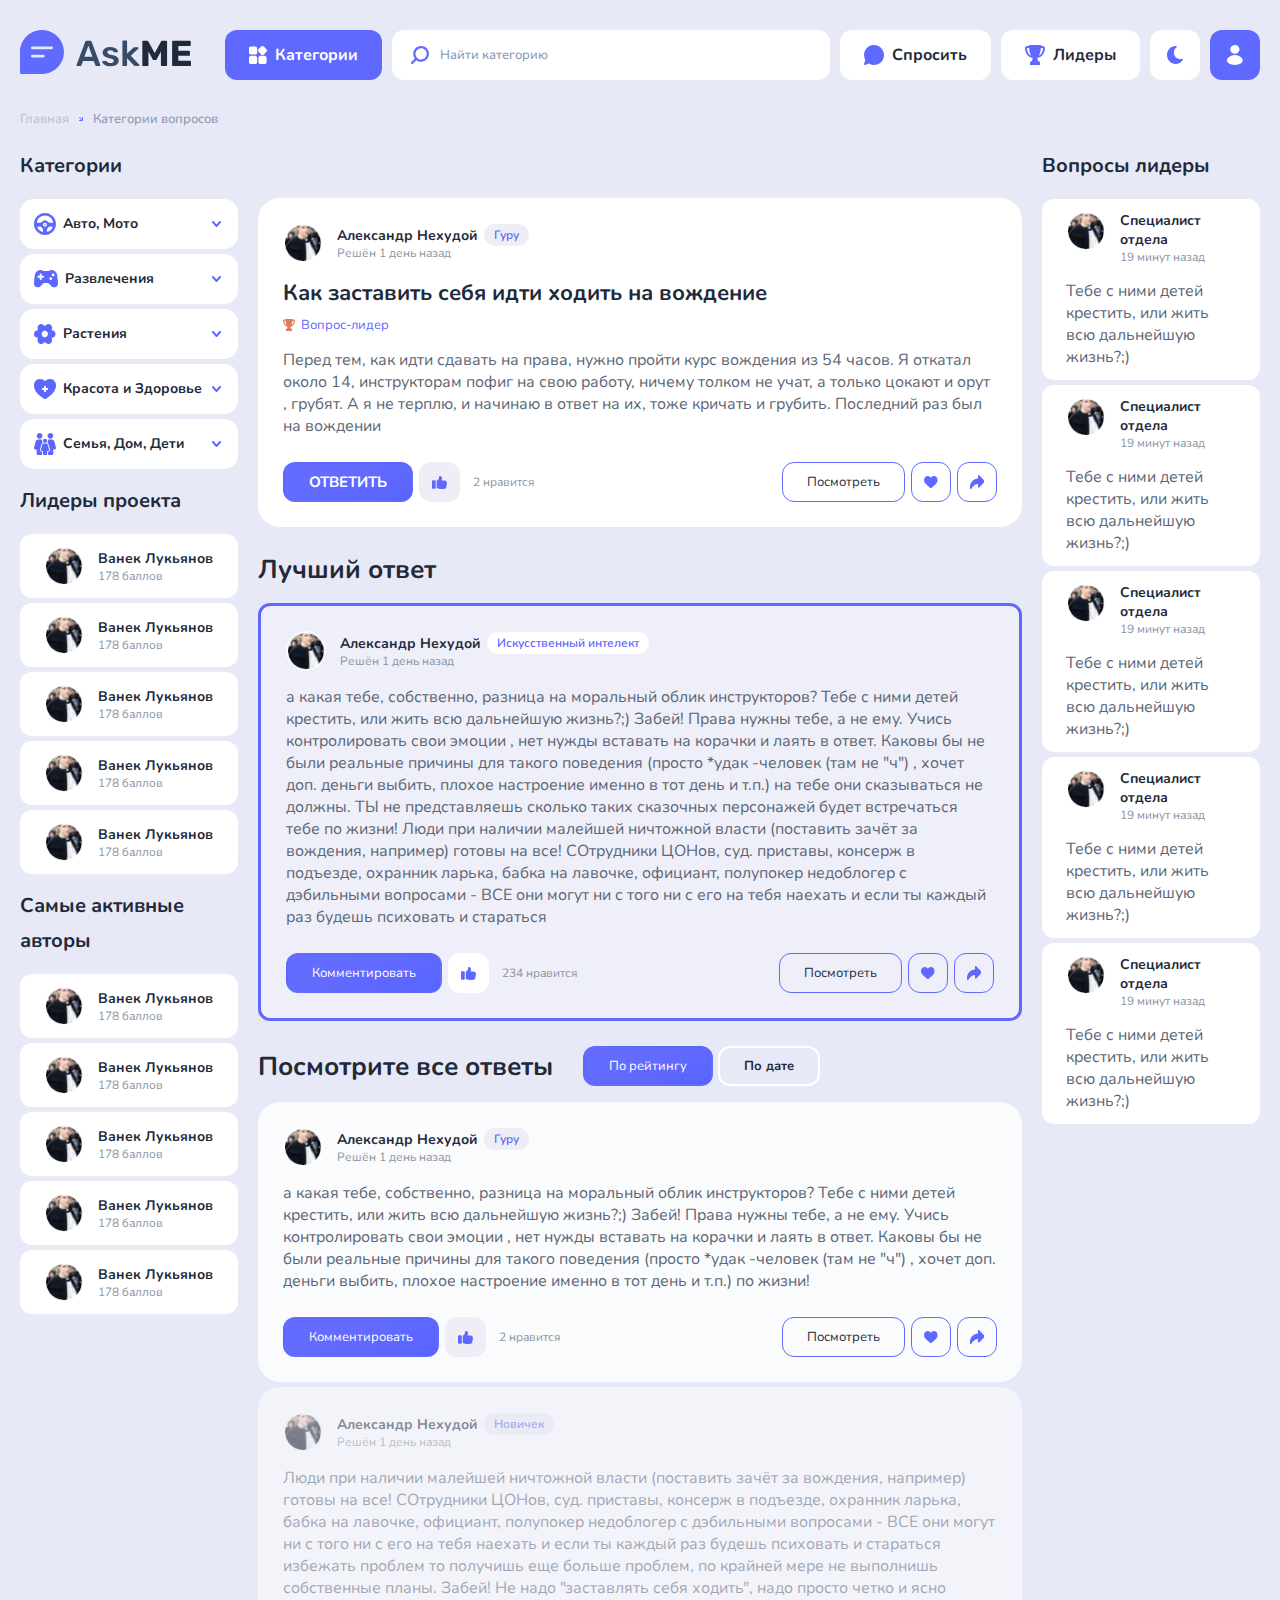
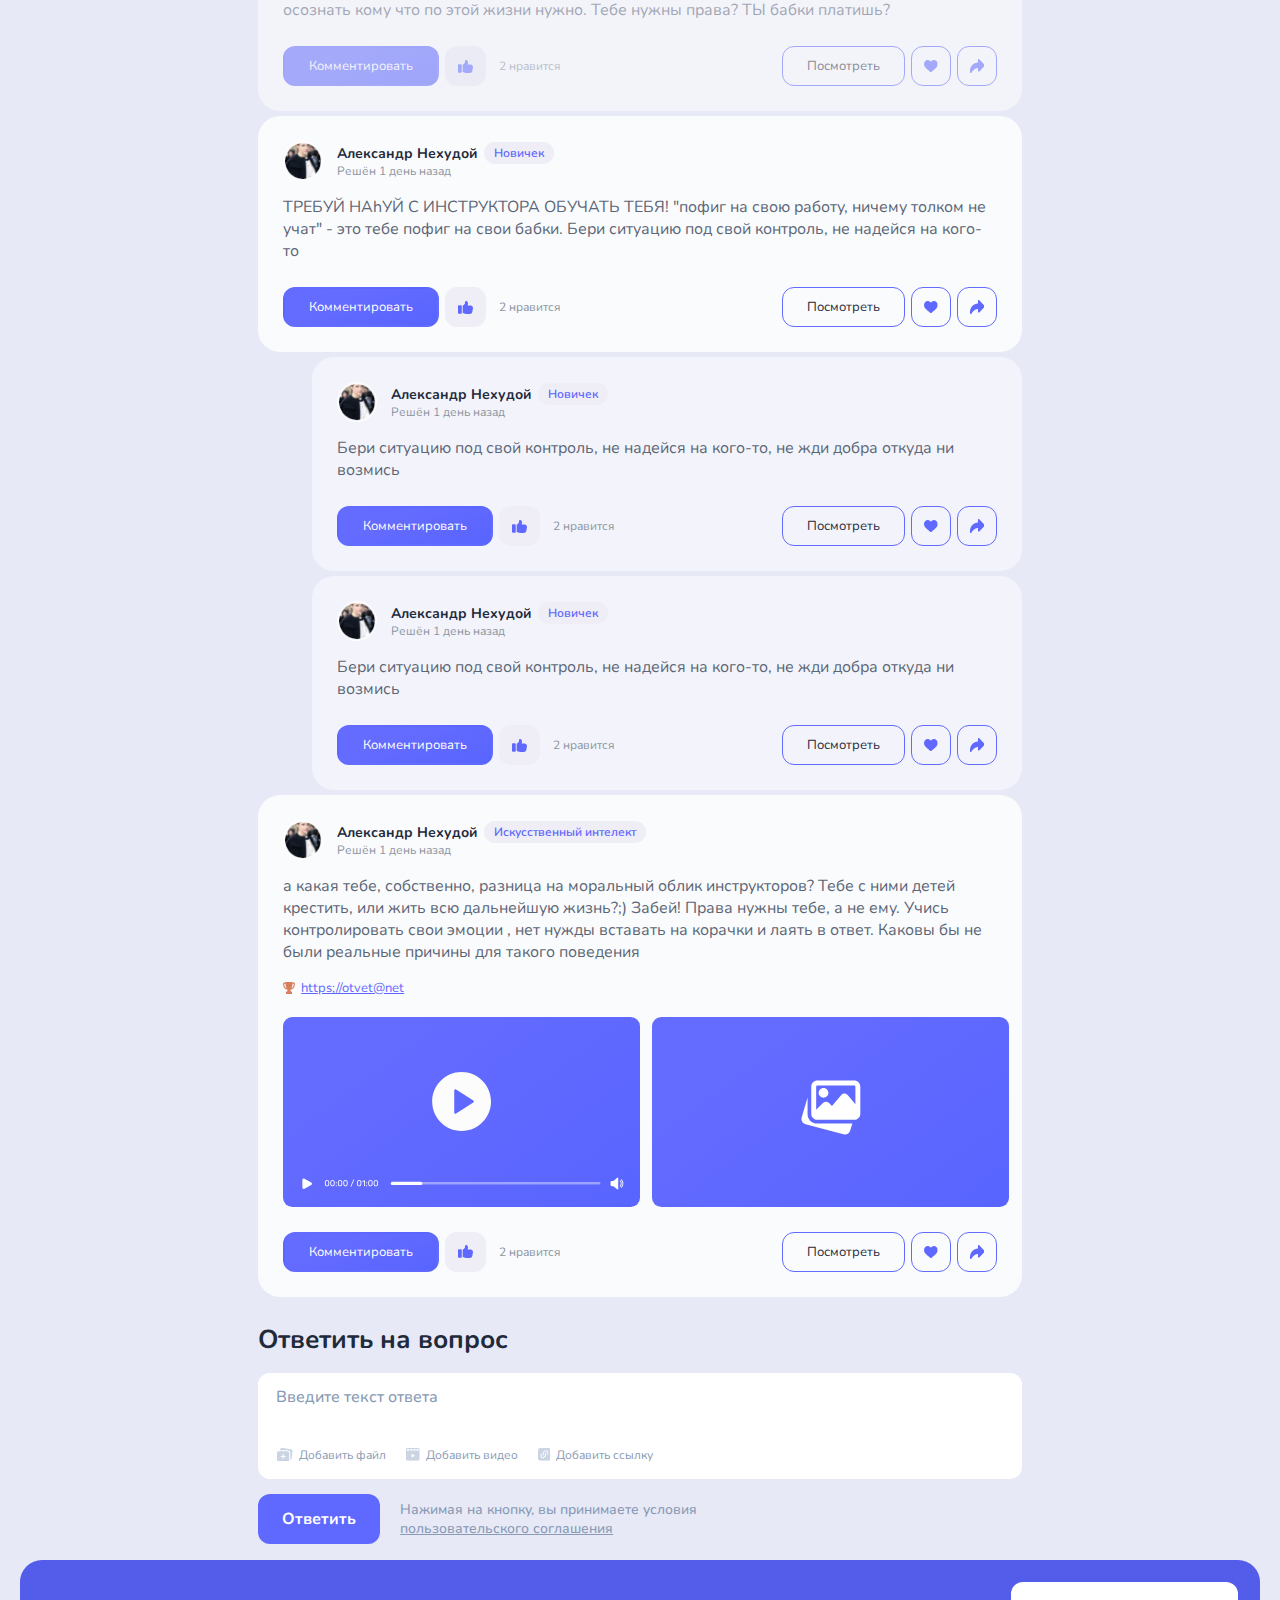
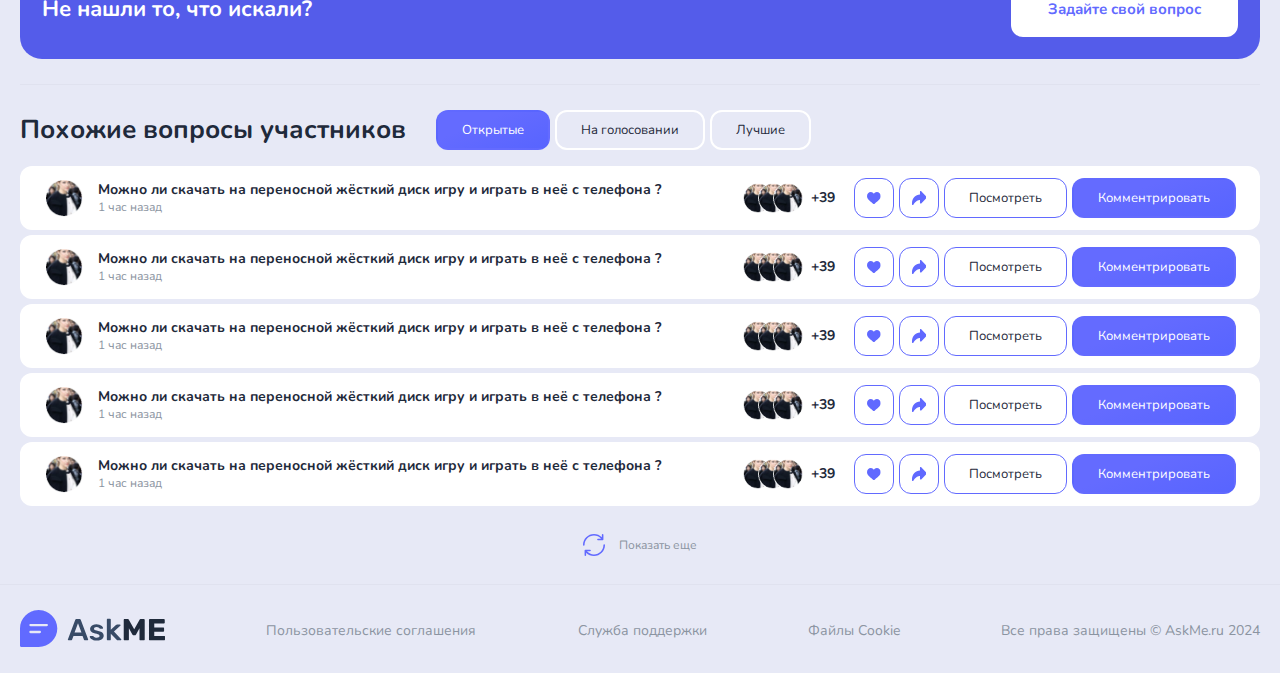
<file: question.html>
<!DOCTYPE html>
<html lang="en">
  <head>
    <meta charset="UTF-8" />
    <meta name="viewport" content="width=device-width, initial-scale=1.0" />
    <link
      rel="apple-touch-icon"
      sizes="180x180"
      href="./assets/favicon/apple-touch-icon.png"
    />
    <link
      rel="icon"
      type="image/png"
      sizes="32x32"
      href="./assets/favicon/favicon-32x32.png"
    />
    <link
      rel="icon"
      type="image/png"
      sizes="16x16"
      href="./assets/favicon/favicon-16x16.png"
    />
    <link rel="manifest" href="./assets/favicon/site.webmanifest" />
    <title>Вопрос</title>
    <link rel="stylesheet" href="./styles/main.css" />
    <link rel="stylesheet" href="./styles/questions.css" />
    <link rel="stylesheet" href="./styles/ask.css" />
  </head>
  <body>
    <!-- nav -->
    <nav>
      <div class="nav_wrapper container">
        <a href="./index.html">
          <img class="light_logo" src="./assets/logo.svg" alt="" />
          <img class="dark_logo" src="./assets/logo-dark.svg" alt="" />
        </a>
        <div class="nav_list">
          <a href="./categories.html">
            <button class="m_btn category_btn">
              <svg width="18.000000" height="18.000000">
                <use xlink:href="#category-icon"></use>
              </svg>
              Категории
            </button></a
          >
          <div class="search_input">
            <svg width="18.000000" height="18.000000">
              <use xlink:href="#search"></use>
            </svg>
            <input type="text" placeholder="Найти категорию" />
          </div>

          <a href="./ask.html">
            <button class="m_btn">
              <svg width="20.000000" height="20.000000">
                <use xlink:href="#ask"></use>
              </svg>
              Спросить
            </button></a
          >
          <a href="./leaders.html">
            <button class="m_btn">
              <svg width="20.000000" height="20.000000">
                <use xlink:href="#leaders"></use>
              </svg>
              Лидеры
            </button>
          </a>
          <button class="m_btn m_btn_icon mode_toggler" onclick="toggleMode()">
            <svg width="16.000000" height="18.000000">
              <use xlink:href="#light-mode"></use>
            </svg>
          </button>
          <a href="./profile.html">
            <button class="m_btn m_btn_icon category_btn">
              <svg width="16.000000" height="20">
                <use xlink:href="#user"></use>
              </svg></button
          ></a>
          <button
            class="m_btn m_btn_icon category_btn desc_mob_btn"
            onclick="toggleMenu()"
          >
            <img src="./assets/icons/mob-menu.svg" alt="" />
          </button>
        </div>
      </div>
      <div class="nav_mob_wrapper">
        <div class="nav_mob_wrapper_nav">
          <a href="./index.html">
            <img src="./assets/icons/mob-nav-logo.svg" alt="" />
          </a>
          <div>
            <button
              class="m_btn m_btn_icon mode_toggler"
              onclick="toggleMode()"
            >
              <svg width="16.000000" height="18.000000">
                <use xlink:href="#light-mode"></use>
              </svg>
            </button>
            <a href="./profile.html">
              <button class="m_btn">
                <img src="./assets/icons/user.svg" alt="" /></button
            ></a>
            <button class="m_btn" onclick="toggleMenu()">
              <img src="./assets/icons/exit-menu.svg" alt="" />
            </button>
          </div>
        </div>
        <div class="nav_mob_wrapper_list">
          <a href="./categories.html">
            <button class="m_btn mob_category_btn">
              <svg width="18.000000" height="18.000000">
                <use xlink:href="#category-icon"></use>
              </svg>
              Все Категории
            </button></a
          >
          <div class="search_input search_input_mob">
            <svg width="18.000000" height="18.000000" style="fill: #fff">
              <use xlink:href="#search-icon"></use>
            </svg>
            <input type="text" placeholder="Найти категорию" />
          </div>
          <a href="./ask.html" class="mob_sec_item">
            <button class="m_btn">
              <svg width="20.000000" height="20.000000">
                <use xlink:href="#ask"></use>
              </svg>
              Спросить
            </button></a
          >
          <a href="./leaders.html" class="mob_sec_item">
            <button class="m_btn">
              <svg width="20.000000" height="20.000000">
                <use xlink:href="#leaders"></use>
              </svg>
              Лидеры
            </button>
          </a>
        </div>
      </div>
    </nav>

    <!-- page navigation -->
    <div class="pages_navigation container">
      <a href="./index.html">
        <p><span>Главная</span></p></a
      >
      <img src="./assets/icons/more-s-icon.svg" alt="" />
      <a href="./categories.html"><p>Категории вопросов</p></a>
    </div>

    <!-- questions page -->
    <div class="question_wrapper container">
      <div class="question_left_list">
        <div class="blocks_title">
          <h2>Категории</h2>
        </div>
        <div class="quest_catogories_list">
          <div class="quest_catogory">
            <div class="quest_catogory_title">
              <div>
                <svg width="22.000000" height="22.000000">
                  <use xlink:href="#auto"></use>
                </svg>
                <p>Авто, Мото</p>
              </div>
              <svg class="quest_catogory_arrow" width="9" height="6">
                <use xlink:href="#arrow_down"></use>
              </svg>
            </div>
            <div class="quest_catogory_content">
              <div class="subject_item_list">
                <a href="./subcategory-page.html">
                  <div class="subject_item_list_item">
                    <img src="./assets/icons/arrow-right.svg" alt="" />
                    <p>Автоспорт</p>
                  </div></a
                >
                <a href="#">
                  <div class="subject_item_list_item">
                    <img src="./assets/icons/arrow-right.svg" alt="" />
                    <p>Автострахование</p>
                  </div></a
                >
                <a href="#">
                  <div class="subject_item_list_item">
                    <img src="./assets/icons/arrow-right.svg" alt="" />
                    <p>Выбор автомобиля, мотоцикла</p>
                  </div></a
                >
                <a href="#">
                  <div class="subject_item_list_item">
                    <img src="./assets/icons/arrow-right.svg" alt="" />
                    <p>ГИБДД, Обучение, Права</p>
                  </div></a
                >

                <a href="#">
                  <div class="subject_item_list_item">
                    <img src="./assets/icons/arrow-right.svg" alt="" />
                    <p>ПДД, Вождение</p>
                  </div></a
                >
                <a href="#">
                  <div class="subject_item_list_item">
                    <img src="./assets/icons/arrow-right.svg" alt="" />
                    <p>Оформление авто-мото сделок</p>
                  </div></a
                >
                <a href="#">
                  <div class="subject_item_list_item">
                    <img src="./assets/icons/arrow-right.svg" alt="" />
                    <p>Сервис, Обслуживание, Тюнинг</p>
                  </div></a
                >
                <a href="#">
                  <div class="subject_item_list_item">
                    <img src="./assets/icons/arrow-right.svg" alt="" />
                    <p>Прочие Авто-темы</p>
                  </div></a
                >
              </div>
            </div>
          </div>
          <div class="quest_catogory">
            <div class="quest_catogory_title">
              <div>
                <svg width="24.000000" height="17.5">
                  <use xlink:href="#gaming"></use>
                </svg>
                <p>Развлечения</p>
              </div>
              <svg class="quest_catogory_arrow" width="9" height="6">
                <use xlink:href="#arrow_down"></use>
              </svg>
            </div>
            <div class="quest_catogory_content">
              <div class="subject_item_list">
                <a href="#">
                  <div class="subject_item_list_item">
                    <img src="./assets/icons/arrow-right.svg" alt="" />
                    <p>Игры без компьютера</p>
                  </div></a
                >
                <a href="#">
                  <div class="subject_item_list_item">
                    <img src="./assets/icons/arrow-right.svg" alt="" />
                    <p>Клубы, Дискотеки</p>
                  </div></a
                >
                <a href="#">
                  <div class="subject_item_list_item">
                    <img src="./assets/icons/arrow-right.svg" alt="" />
                    <p>Концерты, Выставки, Спектакли</p>
                  </div></a
                >
                <a href="#">
                  <div class="subject_item_list_item">
                    <img src="./assets/icons/arrow-right.svg" alt="" />
                    <p>Охота и Рыбалка</p>
                  </div></a
                >
                <a href="#">
                  <div class="subject_item_list_item">
                    <img src="./assets/icons/arrow-right.svg" alt="" />
                    <p>Рестораны, Кафе, Бары</p>
                  </div></a
                >
                <a href="#">
                  <div class="subject_item_list_item">
                    <img src="./assets/icons/arrow-right.svg" alt="" />
                    <p>Восьмое марта</p>
                  </div></a
                >
                <a href="#">
                  <div class="subject_item_list_item">
                    <img src="./assets/icons/arrow-right.svg" alt="" />
                    <p>Советы, Идеи</p>
                  </div></a
                >
                <a href="#">
                  <div class="subject_item_list_item">
                    <img src="./assets/icons/arrow-right.svg" alt="" />
                    <p>Новый Год</p>
                  </div></a
                >
              </div>
            </div>
          </div>
          <div class="quest_catogory">
            <div class="quest_catogory_title">
              <div>
                <svg width="21.818359" height="20.000000">
                  <use xlink:href="#settings"></use>
                </svg>
                <p>Растения</p>
              </div>
              <svg class="quest_catogory_arrow" width="9" height="6">
                <use xlink:href="#arrow_down"></use>
              </svg>
            </div>
            <div class="quest_catogory_content">
              <div class="subject_item_list">
                <a href="#">
                  <div class="subject_item_list_item">
                    <img src="./assets/icons/arrow-right.svg" alt="" />
                    <p>Дикая природа</p>
                  </div></a
                >
                <a href="#">
                  <div class="subject_item_list_item">
                    <img src="./assets/icons/arrow-right.svg" alt="" />
                    <p>Домашние</p>
                  </div></a
                >
                <a href="#">
                  <div class="subject_item_list_item">
                    <img src="./assets/icons/arrow-right.svg" alt="" />
                    <p>Комнатные растения</p>
                  </div></a
                >
                <a href="#">
                  <div class="subject_item_list_item">
                    <img src="./assets/icons/arrow-right.svg" alt="" />
                    <p>Сад-Огород</p>
                  </div></a
                >
                <a href="#">
                  <div class="subject_item_list_item">
                    <img src="./assets/icons/arrow-right.svg" alt="" />
                    <p>Прочее</p>
                  </div></a
                >
              </div>
            </div>
          </div>
          <div class="quest_catogory">
            <div class="quest_catogory_title">
              <div>
                <svg width="22" height="20.000000">
                  <use xlink:href="#health"></use>
                </svg>
                <p>Красота и Здоровье</p>
              </div>
              <svg class="quest_catogory_arrow" width="9" height="6">
                <use xlink:href="#arrow_down"></use>
              </svg>
            </div>
            <div class="quest_catogory_content">
              <div class="subject_item_list">
                <a href="#">
                  <div class="subject_item_list_item">
                    <img src="./assets/icons/arrow-right.svg" alt="" />
                    <p>Коронавирус</p>
                  </div></a
                >
                <a href="#">
                  <div class="subject_item_list_item">
                    <img src="./assets/icons/arrow-right.svg" alt="" />
                    <p>Баня, Массаж, Фитнес</p>
                  </div></a
                >
                <a href="#">
                  <div class="subject_item_list_item">
                    <img src="./assets/icons/arrow-right.svg" alt="" />
                    <p>Болезни, Лекарства</p>
                  </div></a
                >
                <a href="#">
                  <div class="subject_item_list_item">
                    <img src="./assets/icons/arrow-right.svg" alt="" />
                    <p>Врачи, Клиники, Страхование</p>
                  </div></a
                >
                <a href="#">
                  <div class="subject_item_list_item">
                    <img src="./assets/icons/arrow-right.svg" alt="" />
                    <p>Здоровый образ жизни</p>
                  </div></a
                >
                <a href="#">
                  <div class="subject_item_list_item">
                    <img src="./assets/icons/arrow-right.svg" alt="" />
                    <p>Коррекция веса</p>
                  </div></a
                >
                <a href="#">
                  <div class="subject_item_list_item">
                    <img src="./assets/icons/arrow-right.svg" alt="" />
                    <p>Уход за волосами</p>
                  </div></a
                >
                <a href="#">
                  <div class="subject_item_list_item">
                    <img src="./assets/icons/arrow-right.svg" alt="" />
                    <p>Прочее о здоровье и красоте</p>
                  </div></a
                >
              </div>
            </div>
          </div>
          <div class="quest_catogory">
            <div class="quest_catogory_title">
              <div>
                <svg width="22" height="22.000000">
                  <use xlink:href="#family"></use>
                </svg>
                <p>Семья, Дом, Дети</p>
              </div>
              <svg class="quest_catogory_arrow" width="9" height="6">
                <use xlink:href="#arrow_down"></use>
              </svg>
            </div>
            <div class="quest_catogory_content">
              <div class="subject_item_list">
                <a href="#">
                  <div class="subject_item_list_item">
                    <img src="./assets/icons/arrow-right.svg" alt="" />
                    <p>Беременность, Роды</p>
                  </div></a
                >
                <a href="#">
                  <div class="subject_item_list_item">
                    <img src="./assets/icons/arrow-right.svg" alt="" />
                    <p>Воспитание детей</p>
                  </div></a
                >
                <a href="#">
                  <div class="subject_item_list_item">
                    <img src="./assets/icons/arrow-right.svg" alt="" />
                    <p>Домашняя бухгалтерия</p>
                  </div></a
                >
                <a href="#">
                  <div class="subject_item_list_item">
                    <img src="./assets/icons/arrow-right.svg" alt="" />
                    <p>Домоводство</p>
                  </div></a
                >

                <a href="#">
                  <div class="subject_item_list_item">
                    <img src="./assets/icons/arrow-right.svg" alt="" />
                    <p>Загородная жизнь</p>
                  </div></a
                >
                <a href="#">
                  <div class="subject_item_list_item">
                    <img src="./assets/icons/arrow-right.svg" alt="" />
                    <p>Мебель, Интерьер</p>
                  </div></a
                >
                <a href="#">
                  <div class="subject_item_list_item">
                    <img src="./assets/icons/arrow-right.svg" alt="" />
                    <p>Организация быта</p>
                  </div></a
                >
                <a href="#">
                  <div class="subject_item_list_item">
                    <img src="./assets/icons/arrow-right.svg" alt="" />
                    <p>Прочие дела домашние</p>
                  </div></a
                >
              </div>
            </div>
          </div>
        </div>
        <div class="question_leaders">
          <div class="blocks_title">
            <h2>Лидеры проекта</h2>
          </div>
          <div class="question_list_item">
            <div class="question_list_item_left">
              <img src="./assets/images/avatar.png" alt="" />
              <div>
                <p class="main_text">Ванек Лукьянов</p>
                <span>178 баллов</span>
              </div>
            </div>
          </div>
          <div class="question_list_item">
            <div class="question_list_item_left">
              <img src="./assets/images/avatar.png" alt="" />
              <div>
                <p class="main_text">Ванек Лукьянов</p>
                <span>178 баллов</span>
              </div>
            </div>
          </div>
          <div class="question_list_item">
            <div class="question_list_item_left">
              <img src="./assets/images/avatar.png" alt="" />
              <div>
                <p class="main_text">Ванек Лукьянов</p>
                <span>178 баллов</span>
              </div>
            </div>
          </div>
          <div class="question_list_item">
            <div class="question_list_item_left">
              <img src="./assets/images/avatar.png" alt="" />
              <div>
                <p class="main_text">Ванек Лукьянов</p>
                <span>178 баллов</span>
              </div>
            </div>
          </div>
          <div class="question_list_item">
            <div class="question_list_item_left">
              <img src="./assets/images/avatar.png" alt="" />
              <div>
                <p class="main_text">Ванек Лукьянов</p>
                <span>178 баллов</span>
              </div>
            </div>
          </div>
        </div>
        <div class="question_leaders">
          <div class="blocks_title">
            <h2>Самые активные авторы</h2>
          </div>
          <div class="question_list_item">
            <div class="question_list_item_left">
              <img src="./assets/images/avatar.png" alt="" />
              <div>
                <p class="main_text">Ванек Лукьянов</p>
                <span>178 баллов</span>
              </div>
            </div>
          </div>
          <div class="question_list_item">
            <div class="question_list_item_left">
              <img src="./assets/images/avatar.png" alt="" />
              <div>
                <p class="main_text">Ванек Лукьянов</p>
                <span>178 баллов</span>
              </div>
            </div>
          </div>
          <div class="question_list_item">
            <div class="question_list_item_left">
              <img src="./assets/images/avatar.png" alt="" />
              <div>
                <p class="main_text">Ванек Лукьянов</p>
                <span>178 баллов</span>
              </div>
            </div>
          </div>
          <div class="question_list_item">
            <div class="question_list_item_left">
              <img src="./assets/images/avatar.png" alt="" />
              <div>
                <p class="main_text">Ванек Лукьянов</p>
                <span>178 баллов</span>
              </div>
            </div>
          </div>
          <div class="question_list_item">
            <div class="question_list_item_left">
              <img src="./assets/images/avatar.png" alt="" />
              <div>
                <p class="main_text">Ванек Лукьянов</p>
                <span>178 баллов</span>
              </div>
            </div>
          </div>
        </div>
      </div>

      <div class="questions_page_list">
        <div class="blocks_title questions_page_list_title">
          <h2>Ваш вопрос</h2>
        </div>
        <div class="main_question_block main_question_block_item">
          <div class="question_list_item_left">
            <img src="./assets/images/avatar.png" alt="" />
            <div>
              <p class="main_text">Александр Нехудой</p>
              <div class="quest_user_title">
                <p>Гуру</p>
              </div>
              <span>Решён 1 день назад</span>
            </div>
            <div class="quest_user_title">
              <p>Гуру</p>
            </div>
          </div>
          <div class="main_question_block_title">
            <h2>Как заставить себя идти ходить на вождение</h2>
          </div>
          <div class="leader_quest">
            <img src="./assets/icons/ledaer-quest.svg" alt="" />
            <p>Вопрос-лидер</p>
          </div>
          <div class="main_question_block_text">
            <p>
              Перед тем, как идти сдавать на права, нужно пройти курс вождения
              из 54 часов. Я откатал около 14, инструкторам пофиг на свою
              работу, ничему толком не учат, а только цокают и орут , грубят. А
              я не терплю, и начинаю в ответ на их, тоже кричать и грубить.
              Последний раз был на вождении
            </p>
          </div>
          <div class="main_question_block_actions">
            <div class="main_question_block_actions_left">
              <button class="s_btn s_btn_active answer_to_main_btn">
                Ответить
              </button>
              <button class="like_btn">
                <svg width="15.000000" height="13.000000">
                  <use xlink:href="#like"></use>
                </svg>
              </button>
              <p>2 нравится</p>
            </div>
            <div class="main_question_block_actions_right">
              <button class="s_btn">Посмотреть</button>
              <button class="s_btn s_btn_icon">
                <svg width="13.714355" height="12.000000">
                  <use xlink:href="#heart"></use>
                </svg>
              </button>
              <button class="s_btn s_btn_icon">
                <svg width="14" height="14.000000">
                  <use xlink:href="#share"></use>
                </svg>
              </button>
            </div>
          </div>
        </div>
        <div class="blocks_title mt_25px">
          <h2>Лучший ответ</h2>
        </div>
        <div class="main_question_block best_answer_block">
          <div class="question_list_item_left">
            <img src="./assets/images/avatar.png" alt="" />
            <div>
              <p class="main_text">Александр Нехудой</p>
              <div class="quest_user_title">
                <p>Искусственный интелект</p>
              </div>
              <span>Решён 1 день назад</span>
            </div>
            <div class="quest_user_title">
              <p>Искусственный интелект</p>
            </div>
          </div>

          <div class="main_question_block_text">
            <p>
              а какая тебе, собственно, разница на моральный облик инструкторов?
              Тебе с ними детей крестить, или жить всю дальнейшую жизнь?;)
              Забей! Права нужны тебе, а не ему. Учись контролировать свои
              эмоции , нет нужды вставать на корачки и лаять в ответ. Каковы бы
              не были реальные причины для такого поведения (просто *удак
              -человек (там не "ч") , хочет доп. деньги выбить, плохое
              настроение именно в тот день и т.п.) на тебе они сказываться не
              должны. ТЫ не представляешь сколько таких сказочных персонажей
              будет встречаться тебе по жизни! Люди при наличии малейшей
              ничтожной власти (поставить зачёт за вождения, например) готовы на
              все! СОтрудники ЦОНов, суд. приставы, консерж в подъезде, охранник
              ларька, бабка на лавочке, официант, полупокер недоблогер с
              дэбильными вопросами - ВСЕ они могут ни с того ни с его на тебя
              наехать и если ты каждый раз будешь психовать и стараться
            </p>
          </div>
          <div class="main_question_block_actions">
            <div class="main_question_block_actions_left">
              <button class="s_btn s_btn_active">Комментировать</button>
              <button class="like_btn">
                <svg width="15.000000" height="13.000000">
                  <use xlink:href="#like"></use>
                </svg>
              </button>
              <p>234 нравится</p>
            </div>
            <div class="main_question_block_actions_right">
              <button class="s_btn">Посмотреть</button>
              <button class="s_btn s_btn_icon">
                <svg width="13.714355" height="12.000000">
                  <use xlink:href="#heart"></use>
                </svg>
              </button>
              <button class="s_btn s_btn_icon">
                <svg width="14" height="14.000000">
                  <use xlink:href="#share"></use>
                </svg>
              </button>
            </div>
          </div>
        </div>
        <div class="blocks_title mt_25px">
          <h2>Посмотрите все ответы</h2>
          <div class="questions_filter"  >
            <button class="s_btn s_btn_active">По рейтингу</button>
            <button class="s_btn"><b>По дате</b></button>
          </div>
        </div>
        <div class="main_question_block secondary_question_block">
          <div class="question_list_item_left">
            <img src="./assets/images/avatar.png" alt="" />
            <div>
              <p class="main_text">Александр Нехудой</p>
              <div class="quest_user_title">
                <p>Гуру</p>
              </div>
              <span>Решён 1 день назад</span>
            </div>
            <div class="quest_user_title">
              <p>Гуру</p>
            </div>
          </div>

          <div class="main_question_block_text">
            <p>
              а какая тебе, собственно, разница на моральный облик инструкторов?
              Тебе с ними детей крестить, или жить всю дальнейшую жизнь?;)
              Забей! Права нужны тебе, а не ему. Учись контролировать свои
              эмоции , нет нужды вставать на корачки и лаять в ответ. Каковы бы
              не были реальные причины для такого поведения (просто *удак
              -человек (там не "ч") , хочет доп. деньги выбить, плохое
              настроение именно в тот день и т.п.) по жизни!
            </p>
          </div>
          <div class="main_question_block_actions">
            <div class="main_question_block_actions_left">
              <button class="s_btn s_btn_active">Комментировать</button>
              <button class="like_btn">
                <svg width="15.000000" height="13.000000">
                  <use xlink:href="#like"></use>
                </svg>
              </button>
              <p>2 нравится</p>
            </div>
            <div class="main_question_block_actions_right">
              <button class="s_btn">Посмотреть</button>
              <button class="s_btn s_btn_icon">
                <svg width="13.714355" height="12.000000">
                  <use xlink:href="#heart"></use>
                </svg>
              </button>
              <button class="s_btn s_btn_icon">
                <svg width="14" height="14.000000">
                  <use xlink:href="#share"></use>
                </svg>
              </button>
            </div>
          </div>
        </div>
        <div class="main_question_block blocked_question_block">
          <div class="question_list_item_left">
            <img src="./assets/images/avatar.png" alt="" />
            <div>
              <p class="main_text">Александр Нехудой</p>
              <div class="quest_user_title">
                <p>Новичек</p>
              </div>
              <span>Решён 1 день назад</span>
            </div>
            <div class="quest_user_title">
              <p>Новичек</p>
            </div>
          </div>

          <div class="main_question_block_text">
            <p>
              Люди при наличии малейшей ничтожной власти (поставить зачёт за
              вождения, например) готовы на все! СОтрудники ЦОНов, суд.
              приставы, консерж в подъезде, охранник ларька, бабка на лавочке,
              официант, полупокер недоблогер с дэбильными вопросами - ВСЕ они
              могут ни с того ни с его на тебя наехать и если ты каждый раз
              будешь психовать и стараться избежать проблем то получишь еще
              больше проблем, по крайней мере не выполнишь собственные планы.
              Забей! Не надо "заставлять себя ходить", надо просто четко и ясно
              осознать кому что по этой жизни нужно. Тебе нужны права? ТЫ бабки
              платишь?
            </p>
          </div>
          <div class="main_question_block_actions">
            <div class="main_question_block_actions_left">
              <button class="s_btn s_btn_active">Комментировать</button>
              <button class="like_btn">
                <svg width="15.000000" height="13.000000">
                  <use xlink:href="#like"></use>
                </svg>
              </button>
              <p>2 нравится</p>
            </div>
            <div class="main_question_block_actions_right">
              <button class="s_btn">Посмотреть</button>
              <button class="s_btn s_btn_icon">
                <svg width="13.714355" height="12.000000">
                  <use xlink:href="#heart"></use>
                </svg>
              </button>
              <button class="s_btn s_btn_icon">
                <svg width="14" height="14.000000">
                  <use xlink:href="#share"></use>
                </svg>
              </button>
            </div>
          </div>
        </div>
        <div class="main_question_block secondary_question_block">
          <div class="question_list_item_left">
            <img src="./assets/images/avatar.png" alt="" />
            <div>
              <p class="main_text">Александр Нехудой</p>
              <div class="quest_user_title">
                <p>Новичек</p>
              </div>
              <span>Решён 1 день назад</span>
            </div>
            <div class="quest_user_title">
              <p>Новичек</p>
            </div>
          </div>

          <div class="main_question_block_text">
            <p>
              ТРЕБУЙ НАhУЙ C ИНСТРУКТОРА ОБУЧАТЬ ТЕБЯ! "пофиг на свою работу,
              ничему толком не учат" - это тебе пофиг на свои бабки. Бери
              ситуацию под свой контроль, не надейся на кого-то
            </p>
          </div>
          <div class="main_question_block_actions">
            <div class="main_question_block_actions_left">
              <button class="s_btn s_btn_active">Комментировать</button>
              <button class="like_btn">
                <svg width="15.000000" height="13.000000">
                  <use xlink:href="#like"></use>
                </svg>
              </button>
              <p>2 нравится</p>
            </div>
            <div class="main_question_block_actions_right">
              <button class="s_btn">Посмотреть</button>
              <button class="s_btn s_btn_icon">
                <svg width="13.714355" height="12.000000">
                  <use xlink:href="#heart"></use>
                </svg>
              </button>
              <button class="s_btn s_btn_icon">
                <svg width="14" height="14.000000">
                  <use xlink:href="#share"></use>
                </svg>
              </button>
            </div>
          </div>
        </div>
        <div class="main_question_block answer_question_block">
          <div class="question_list_item_left">
            <img src="./assets/images/avatar.png" alt="" />
            <div>
              <p class="main_text">Александр Нехудой</p>
              <div class="quest_user_title">
                <p>Новичек</p>
              </div>
              <span>Решён 1 день назад</span>
            </div>
            <div class="quest_user_title">
              <p>Новичек</p>
            </div>
          </div>

          <div class="main_question_block_text">
            <p>
              Бери ситуацию под свой контроль, не надейся на кого-то, не жди
              добра откуда ни возмись
            </p>
          </div>
          <div class="main_question_block_actions">
            <div class="main_question_block_actions_left">
              <button class="s_btn s_btn_active">Комментировать</button>
              <button class="like_btn">
                <svg width="15.000000" height="13.000000">
                  <use xlink:href="#like"></use>
                </svg>
              </button>
              <p>2 нравится</p>
            </div>
            <div class="main_question_block_actions_right">
              <button class="s_btn">Посмотреть</button>
              <button class="s_btn s_btn_icon">
                <svg width="13.714355" height="12.000000">
                  <use xlink:href="#heart"></use>
                </svg>
              </button>
              <button class="s_btn s_btn_icon">
                <svg width="14" height="14.000000">
                  <use xlink:href="#share"></use>
                </svg>
              </button>
            </div>
          </div>
        </div>
        <div class="main_question_block answer_question_block">
          <div class="question_list_item_left">
            <img src="./assets/images/avatar.png" alt="" />
            <div>
              <p class="main_text">Александр Нехудой</p>
              <div class="quest_user_title">
                <p>Новичек</p>
              </div>
              <span>Решён 1 день назад</span>
            </div>
            <div class="quest_user_title">
              <p>Новичек</p>
            </div>
          </div>

          <div class="main_question_block_text">
            <p>
              Бери ситуацию под свой контроль, не надейся на кого-то, не жди
              добра откуда ни возмись
            </p>
          </div>
          <div class="main_question_block_actions">
            <div class="main_question_block_actions_left">
              <button class="s_btn s_btn_active">Комментировать</button>
              <button class="like_btn">
                <svg width="15.000000" height="13.000000">
                  <use xlink:href="#like"></use>
                </svg>
              </button>
              <p>2 нравится</p>
            </div>
            <div class="main_question_block_actions_right">
              <button class="s_btn">Посмотреть</button>
              <button class="s_btn s_btn_icon">
                <svg width="13.714355" height="12.000000">
                  <use xlink:href="#heart"></use>
                </svg>
              </button>
              <button class="s_btn s_btn_icon">
                <svg width="14" height="14.000000">
                  <use xlink:href="#share"></use>
                </svg>
              </button>
            </div>
          </div>
        </div>

        <div class="main_question_block secondary_question_block">
          <div class="question_list_item_left">
            <img src="./assets/images/avatar.png" alt="" />
            <div>
              <p class="main_text">Александр Нехудой</p>
              <div class="quest_user_title">
                <p>Искусственный интелект</p>
              </div>
              <span>Решён 1 день назад</span>
            </div>
            <div class="quest_user_title">
              <p>Искусственный интелект</p>
            </div>
          </div>

          <div class="main_question_block_text">
            <p>
              а какая тебе, собственно, разница на моральный облик инструкторов?
              Тебе с ними детей крестить, или жить всю дальнейшую жизнь?;)
              Забей! Права нужны тебе, а не ему. Учись контролировать свои
              эмоции , нет нужды вставать на корачки и лаять в ответ. Каковы бы
              не были реальные причины для такого поведения
            </p>
          </div>
          <div class="leader_quest leader_quest_link">
            <img src="./assets/icons/ledaer-quest.svg" alt="" />
            <a href="#"><p>https;//otvet@net</p></a>
          </div>
          <div class="answer_media">
            <img src="./assets/images/video.svg" alt="" />
            <img src="./assets/images/photo.svg" alt="" />
          </div>

          <div class="main_question_block_actions">
            <div class="main_question_block_actions_left">
              <button class="s_btn s_btn_active">Комментировать</button>
              <button class="like_btn">
                <svg width="15.000000" height="13.000000">
                  <use xlink:href="#like"></use>
                </svg>
              </button>
              <p>2 нравится</p>
            </div>
            <div class="main_question_block_actions_right">
              <button class="s_btn">Посмотреть</button>
              <button class="s_btn s_btn_icon">
                <svg width="13.714355" height="12.000000">
                  <use xlink:href="#heart"></use>
                </svg>
              </button>
              <button class="s_btn s_btn_icon">
                <svg width="14" height="14.000000">
                  <use xlink:href="#share"></use>
                </svg>
              </button>
            </div>
          </div>
        </div>

        <div class="blocks_title mt_25px">
          <h2>Ответить на вопрос</h2>
        </div>
        <div class="ask_question_form">
          <div class="ask_form_item ask_form_item_block_actions">
            <textarea placeholder="Введите текст ответа"></textarea>
            <div class="ask_form_item_actions">
              <div>
                <svg width="15.673828" height="13.714294">
                  <use xlink:href="#add-file"></use>
                </svg>
                <p><span>Добавить</span><span>+</span> файл</p>
              </div>
              <div>
                <svg width="13.713867" height="12.734680">
                  <use xlink:href="#add-video"></use>
                </svg>
                <p><span>Добавить</span> <span>+</span> видео</p>
              </div>
              <div>
                <svg width="12.734375" height="12.734680">
                  <use xlink:href="#add-link"></use>
                </svg>
                <p><span>Добавить</span><span>+</span> ссылку</p>
              </div>
            </div>
          </div>
          <div class="ask_from_send_btn" style="margin-top: 15px">
            <button class="m_btn category_btn">Ответить</button>
            <p>
              Нажимая на кнопку, вы принимаете условия <br />
              <a href="#"> пользовательского соглашения</a>
            </p>
          </div>
        </div>
      </div>

      <div class="question_right_list">
        <div class="blocks_title">
          <h2>Вопросы лидеры</h2>
        </div>
        <div class="question_list_item">
          <div class="question_list_item_left">
            <img src="./assets/images/avatar.png" alt="" />
            <div>
              <p class="main_text">Специалист отдела</p>
              <span>19 минут назад</span>
            </div>
          </div>
          <div class="question_text">
            <p>Тебе с ними детей крестить, или жить всю дальнейшую жизнь?;)</p>
          </div>
        </div>
        <div class="question_list_item">
          <div class="question_list_item_left">
            <img src="./assets/images/avatar.png" alt="" />
            <div>
              <p class="main_text">Специалист отдела</p>
              <span>19 минут назад</span>
            </div>
          </div>
          <div class="question_text">
            <p>Тебе с ними детей крестить, или жить всю дальнейшую жизнь?;)</p>
          </div>
        </div>
        <div class="question_list_item">
          <div class="question_list_item_left">
            <img src="./assets/images/avatar.png" alt="" />
            <div>
              <p class="main_text">Специалист отдела</p>
              <span>19 минут назад</span>
            </div>
          </div>
          <div class="question_text">
            <p>Тебе с ними детей крестить, или жить всю дальнейшую жизнь?;)</p>
          </div>
        </div>
        <div class="question_list_item">
          <div class="question_list_item_left">
            <img src="./assets/images/avatar.png" alt="" />
            <div>
              <p class="main_text">Специалист отдела</p>
              <span>19 минут назад</span>
            </div>
          </div>
          <div class="question_text">
            <p>Тебе с ними детей крестить, или жить всю дальнейшую жизнь?;)</p>
          </div>
        </div>
        <div class="question_list_item">
          <div class="question_list_item_left">
            <img src="./assets/images/avatar.png" alt="" />
            <div>
              <p class="main_text">Специалист отдела</p>
              <span>19 минут назад</span>
            </div>
          </div>
          <div class="question_text">
            <p>Тебе с ними детей крестить, или жить всю дальнейшую жизнь?;)</p>
          </div>
        </div>
      </div>
    </div>

    <div class="container">
      <div class="ask_question">
        <p>Не нашли то, что искали?</p>
        <button>Задайте свой вопрос</button>
      </div>
    </div>
    <!-- questions -->
    <div class="questions_block container">
      <div class="line container"></div>
      <div class="blocks_title">
        <h2>Похожие вопросы участников</h2>
        <div class="questions_filter"  >
          <button class="s_btn s_btn_active">Открытые</button>
          <button class="s_btn">На голосовании</button>
          <button class="s_btn">Лучшие</button>
        </div>
      </div>

      <div class="questions_list">
        <div class="question_list_item">
          <div class="question_item_top_data">
            <div class="question_item_top_data_left">
              <img src="./assets/images/avatar.png" alt="" />
              <div>
                <p class="main_text">Ванек Лукьянов</p>
                <span>178 баллов</span>
              </div>
            </div>
            <div class="question_item_top_data_right">
              <button class="s_btn s_btn_icon">
                <svg width="13.714355" height="12.000000">
                  <use xlink:href="#heart"></use>
                </svg>
              </button>
              <button class="s_btn s_btn_icon">
                <svg width="14" height="14.000000">
                  <use xlink:href="#share"></use>
                </svg>
              </button>
            </div>
          </div>
            <a href="./question.html">
            <div class="question_list_item_left">
              <img src="./assets/images/avatar.png" alt="" />
              <div>
                <p class="main_text">
                  Можно ли скачать на переносной жёсткий диск игру и играть в
                  неё с телефона ?
                </p>
                <span>1 час назад</span>
              </div>
            </div></a
          >
          <div class="question_list_item_right">
            <div class="question_list_item_users">
              <img src="./assets/images/avatar.png" alt="" />
              <img src="./assets/images/avatar.png" alt="" />
              <img src="./assets/images/avatar.png" alt="" />
              <p class="main_text">+39</p>
            </div>
            <div class="question_list_item_right_actions">
              <button class="s_btn s_btn_icon">
                <svg width="13.714355" height="12.000000">
                  <use xlink:href="#heart"></use>
                </svg>
              </button>
              <button class="s_btn s_btn_icon">
                <svg width="14" height="14.000000">
                  <use xlink:href="#share"></use>
                </svg>
              </button>
              <button class="s_btn">Посмотреть</button>
              <button class="s_btn s_btn_active">Комментрировать</button>
            </div>
          </div>
        </div>
        <div class="question_list_item">
          <div class="question_item_top_data">
            <div class="question_item_top_data_left">
              <img src="./assets/images/avatar.png" alt="" />
              <div>
                <p class="main_text">Ванек Лукьянов</p>
                <span>178 баллов</span>
              </div>
            </div>
            <div class="question_item_top_data_right">
              <button class="s_btn s_btn_icon">
                <svg width="13.714355" height="12.000000">
                  <use xlink:href="#heart"></use>
                </svg>
              </button>
              <button class="s_btn s_btn_icon">
                <svg width="14" height="14.000000">
                  <use xlink:href="#share"></use>
                </svg>
              </button>
            </div>
          </div>
            <a href="./question.html">
            <div class="question_list_item_left">
              <img src="./assets/images/avatar.png" alt="" />
              <div>
                <p class="main_text">
                  Можно ли скачать на переносной жёсткий диск игру и играть в
                  неё с телефона ?
                </p>
                <span>1 час назад</span>
              </div>
            </div></a
          >
          <div class="question_list_item_right">
            <div class="question_list_item_users">
              <img src="./assets/images/avatar.png" alt="" />
              <img src="./assets/images/avatar.png" alt="" />
              <img src="./assets/images/avatar.png" alt="" />
              <p class="main_text">+39</p>
            </div>
            <div class="question_list_item_right_actions">
              <button class="s_btn s_btn_icon">
                <svg width="13.714355" height="12.000000">
                  <use xlink:href="#heart"></use>
                </svg>
              </button>
              <button class="s_btn s_btn_icon">
                <svg width="14" height="14.000000">
                  <use xlink:href="#share"></use>
                </svg>
              </button>
              <button class="s_btn">Посмотреть</button>
              <button class="s_btn s_btn_active">Комментрировать</button>
            </div>
          </div>
        </div>
        <div class="question_list_item">
          <div class="question_item_top_data">
            <div class="question_item_top_data_left">
              <img src="./assets/images/avatar.png" alt="" />
              <div>
                <p class="main_text">Ванек Лукьянов</p>
                <span>178 баллов</span>
              </div>
            </div>
            <div class="question_item_top_data_right">
              <button class="s_btn s_btn_icon">
                <svg width="13.714355" height="12.000000">
                  <use xlink:href="#heart"></use>
                </svg>
              </button>
              <button class="s_btn s_btn_icon">
                <svg width="14" height="14.000000">
                  <use xlink:href="#share"></use>
                </svg>
              </button>
            </div>
          </div>
            <a href="./question.html">
            <div class="question_list_item_left">
              <img src="./assets/images/avatar.png" alt="" />
              <div>
                <p class="main_text">
                  Можно ли скачать на переносной жёсткий диск игру и играть в
                  неё с телефона ?
                </p>
                <span>1 час назад</span>
              </div>
            </div></a
          >
          <div class="question_list_item_right">
            <div class="question_list_item_users">
              <img src="./assets/images/avatar.png" alt="" />
              <img src="./assets/images/avatar.png" alt="" />
              <img src="./assets/images/avatar.png" alt="" />
              <p class="main_text">+39</p>
            </div>
            <div class="question_list_item_right_actions">
              <button class="s_btn s_btn_icon">
                <svg width="13.714355" height="12.000000">
                  <use xlink:href="#heart"></use>
                </svg>
              </button>
              <button class="s_btn s_btn_icon">
                <svg width="14" height="14.000000">
                  <use xlink:href="#share"></use>
                </svg>
              </button>
              <button class="s_btn">Посмотреть</button>
              <button class="s_btn s_btn_active">Комментрировать</button>
            </div>
          </div>
        </div>
        <div class="question_list_item">
          <div class="question_item_top_data">
            <div class="question_item_top_data_left">
              <img src="./assets/images/avatar.png" alt="" />
              <div>
                <p class="main_text">Ванек Лукьянов</p>
                <span>178 баллов</span>
              </div>
            </div>
            <div class="question_item_top_data_right">
              <button class="s_btn s_btn_icon">
                <svg width="13.714355" height="12.000000">
                  <use xlink:href="#heart"></use>
                </svg>
              </button>
              <button class="s_btn s_btn_icon">
                <svg width="14" height="14.000000">
                  <use xlink:href="#share"></use>
                </svg>
              </button>
            </div>
          </div>
            <a href="./question.html">
            <div class="question_list_item_left">
              <img src="./assets/images/avatar.png" alt="" />
              <div>
                <p class="main_text">
                  Можно ли скачать на переносной жёсткий диск игру и играть в
                  неё с телефона ?
                </p>
                <span>1 час назад</span>
              </div>
            </div></a
          >
          <div class="question_list_item_right">
            <div class="question_list_item_users">
              <img src="./assets/images/avatar.png" alt="" />
              <img src="./assets/images/avatar.png" alt="" />
              <img src="./assets/images/avatar.png" alt="" />
              <p class="main_text">+39</p>
            </div>
            <div class="question_list_item_right_actions">
              <button class="s_btn s_btn_icon">
                <svg width="13.714355" height="12.000000">
                  <use xlink:href="#heart"></use>
                </svg>
              </button>
              <button class="s_btn s_btn_icon">
                <svg width="14" height="14.000000">
                  <use xlink:href="#share"></use>
                </svg>
              </button>
              <button class="s_btn">Посмотреть</button>
              <button class="s_btn s_btn_active">Комментрировать</button>
            </div>
          </div>
        </div>
        <div class="question_list_item">
          <div class="question_item_top_data">
            <div class="question_item_top_data_left">
              <img src="./assets/images/avatar.png" alt="" />
              <div>
                <p class="main_text">Ванек Лукьянов</p>
                <span>178 баллов</span>
              </div>
            </div>
            <div class="question_item_top_data_right">
              <button class="s_btn s_btn_icon">
                <svg width="13.714355" height="12.000000">
                  <use xlink:href="#heart"></use>
                </svg>
              </button>
              <button class="s_btn s_btn_icon">
                <svg width="14" height="14.000000">
                  <use xlink:href="#share"></use>
                </svg>
              </button>
            </div>
          </div>
            <a href="./question.html">
            <div class="question_list_item_left">
              <img src="./assets/images/avatar.png" alt="" />
              <div>
                <p class="main_text">
                  Можно ли скачать на переносной жёсткий диск игру и играть в
                  неё с телефона ?
                </p>
                <span>1 час назад</span>
              </div>
            </div></a
          >
          <div class="question_list_item_right">
            <div class="question_list_item_users">
              <img src="./assets/images/avatar.png" alt="" />
              <img src="./assets/images/avatar.png" alt="" />
              <img src="./assets/images/avatar.png" alt="" />
              <p class="main_text">+39</p>
            </div>
            <div class="question_list_item_right_actions">
              <button class="s_btn s_btn_icon">
                <svg width="13.714355" height="12.000000">
                  <use xlink:href="#heart"></use>
                </svg>
              </button>
              <button class="s_btn s_btn_icon">
                <svg width="14" height="14.000000">
                  <use xlink:href="#share"></use>
                </svg>
              </button>
              <button class="s_btn">Посмотреть</button>
              <button class="s_btn s_btn_active">Комментрировать</button>
            </div>
          </div>
        </div>
      </div>
      <div class="show_more_btn_wrapper">
        <button class="show_more_btn">
          <svg width="22.000000" height="22.000000">
            <use xlink:href="#sync"></use>
          </svg>
          Показать еще
        </button>
      </div>
    </div>

    <!-- footer -->
    <footer>
      <div class="line container"></div>
      <div class="footer_wrapper container">
        <a href="./index.html">
          <img class="light_logo" src="./assets/logo.svg" alt="" />
          <img class="dark_logo" src="./assets/logo-dark.svg" alt="" />
        </a>
        <a href="#"><p>Пользовательские соглашения</p></a>
        <a href="#"><p>Служба поддержки</p></a>
        <a href="#"><p>Файлы Cookie</p></a>
        <p>Все права защищены © AskMe.ru 2024</p>
      </div>
    </footer>

    <!-- scripts -->
    <script src="./scripts/main.js"></script>

    <!-- svg sprites -->
    <svg style="display: none">
      <!--  -->
      <symbol id="like" viewBox="0 0 15 13">
        <path
          id="Vector"
          d="M7.05 1.73C7.05 0.28 7.36 0 7.98 0C8.61 0 10.01 0.57 10.01 2.31C10.01 3.75 9.55 4.62 9.55 4.62L12.5 4.62C14.05 4.62 15.22 5.91 14.96 7.32L14.26 11.08C14.05 12.19 13.01 13 11.8 13L10.8 13C7.69 13 5.68 12.36 4.68 11.93L4.68 4.77C5.61 4.21 7.05 3.1 7.05 1.73ZM2.65 12.85L1.09 12.85C0.49 12.85 0 12.4 0 11.84L0 5.2C0 4.64 0.49 4.18 1.09 4.18L2.65 4.18C3.25 4.18 3.75 4.64 3.75 5.2L3.75 11.84C3.75 12.4 3.25 12.85 2.65 12.85Z"
        />
      </symbol>
      <!--  -->
      <symbol id="add-video" viewBox="0 0 13.7139 12.7347">
        <path
          id="Vector"
          d="M13.71 3.18L13.71 11.14C13.71 11.56 13.54 11.96 13.25 12.26C12.95 12.56 12.55 12.73 12.13 12.73L1.58 12.73C1.16 12.73 0.76 12.56 0.46 12.26C0.16 11.96 0 11.56 0 11.14L0 1.59C0 1.16 0.16 0.76 0.46 0.46C0.76 0.16 1.16 0 1.58 0L12.13 0C12.55 0 12.95 0.16 13.25 0.46C13.54 0.76 13.71 1.16 13.71 1.59L13.71 3.18ZM12.65 2.65L12.65 1.59C12.65 1.45 12.6 1.31 12.5 1.21C12.4 1.11 12.27 1.06 12.13 1.06L10.71 1.06L10.4 2.65L12.65 2.65ZM9.32 2.65L9.64 1.06L7.55 1.06L7.23 2.65L9.32 2.65ZM1.05 2.65L2.99 2.65L3.31 1.06L1.58 1.06C1.44 1.06 1.3 1.11 1.2 1.21C1.11 1.31 1.05 1.45 1.05 1.59L1.05 2.65ZM4.07 2.65L6.16 2.65L6.47 1.06L4.38 1.06L4.07 2.65ZM6.21 9.5L8.49 8.07C8.55 8.03 8.61 7.97 8.64 7.91C8.68 7.84 8.7 7.76 8.7 7.69C8.7 7.61 8.68 7.54 8.64 7.47C8.61 7.41 8.55 7.35 8.49 7.31L6.21 5.88C6.15 5.84 6.07 5.81 5.99 5.81C5.91 5.81 5.83 5.83 5.76 5.87C5.69 5.91 5.64 5.96 5.59 6.03C5.55 6.1 5.53 6.18 5.53 6.26L5.53 9.12C5.53 9.2 5.55 9.28 5.59 9.35C5.64 9.42 5.69 9.47 5.76 9.51C5.83 9.55 5.91 9.57 5.99 9.57C6.07 9.56 6.15 9.54 6.21 9.5Z"
        />
      </symbol>
      <!--  -->
      <symbol id="add-link" viewBox="0 0 12.7344 12.7347">
        <path
          id="Vector"
          d="M2.2 12.73L10.53 12.73C11.74 12.73 12.73 11.74 12.73 10.53L12.73 2.2C12.73 0.99 11.74 0 10.53 0L2.2 0C0.99 0 0 0.99 0 2.2L0 10.53C0 11.74 0.99 12.73 2.2 12.73ZM5.2 4.04L6.24 3C6.69 2.55 7.28 2.31 7.92 2.31C8.55 2.31 9.14 2.55 9.59 3C10.51 3.92 10.51 5.42 9.59 6.34C9.41 6.52 9.14 6.52 8.96 6.34C8.79 6.17 8.79 5.89 8.96 5.72C9.25 5.44 9.4 5.07 9.4 4.67C9.4 4.28 9.25 3.9 8.96 3.62C8.39 3.04 7.45 3.04 6.87 3.62L5.83 4.66C5.25 5.24 5.25 6.18 5.83 6.76C6 6.93 6 7.21 5.83 7.38C5.74 7.47 5.63 7.51 5.52 7.51C5.4 7.51 5.29 7.47 5.2 7.38C4.28 6.46 4.28 4.96 5.2 4.04ZM3.14 6.11C3.31 5.94 3.59 5.94 3.76 6.11C3.93 6.28 3.93 6.56 3.76 6.73C3.18 7.31 3.18 8.25 3.76 8.83C4.34 9.41 5.28 9.41 5.86 8.83L6.9 7.79C7.48 7.21 7.48 6.27 6.9 5.69C6.72 5.52 6.72 5.24 6.9 5.07C7.07 4.9 7.35 4.9 7.52 5.07C8.44 5.99 8.44 7.49 7.52 8.41L6.48 9.45C6.03 9.89 5.44 10.14 4.81 10.14C4.18 10.14 3.58 9.89 3.14 9.45C2.69 9 2.44 8.41 2.44 7.78C2.44 7.15 2.69 6.55 3.14 6.11Z"
        />
      </symbol>
      <!--  -->
      <symbol id="add-file" viewBox="0 0 15.6738 13.7143">
        <path
          id="Vector"
          d="M15.62 3.79L14.7 10.13C14.68 10.47 14.58 10.79 14.41 11.09C14.25 11.38 14.02 11.64 13.74 11.84C13.71 11.87 13.66 11.88 13.62 11.88C13.58 11.89 13.54 11.88 13.5 11.86C13.46 11.84 13.43 11.81 13.41 11.78C13.38 11.74 13.37 11.7 13.37 11.66L13.37 5.31C13.41 4.89 13.35 4.48 13.21 4.08C13.06 3.69 12.83 3.34 12.52 3.04C12.22 2.75 11.85 2.52 11.45 2.38C11.05 2.24 10.62 2.19 10.19 2.23L3.01 2.23C2.78 2.23 2.77 2.03 2.79 1.94C2.85 1.34 3.16 0.78 3.64 0.4C3.91 0.22 4.21 0.1 4.53 0.04C4.85 -0.02 5.18 -0.02 5.5 0.05L13.56 1.14C13.88 1.16 14.2 1.25 14.49 1.39C14.79 1.54 15.04 1.74 15.25 1.98C15.44 2.24 15.56 2.54 15.62 2.85C15.69 3.16 15.68 3.48 15.62 3.79ZM12.22 5.31L12.22 11.72C12.26 11.99 12.24 12.26 12.15 12.52C12.06 12.77 11.91 13.01 11.71 13.2C11.52 13.39 11.28 13.53 11.01 13.62C10.75 13.7 10.46 13.73 10.19 13.69L2.05 13.69C1.77 13.73 1.49 13.71 1.22 13.62C0.96 13.53 0.72 13.39 0.52 13.2C0.32 13.01 0.18 12.77 0.09 12.52C0 12.26 -0.03 11.99 0.01 11.72L0.01 5.31C-0.03 5.04 0 4.77 0.09 4.51C0.18 4.25 0.33 4.02 0.52 3.83C0.72 3.64 0.96 3.49 1.23 3.41C1.49 3.32 1.77 3.3 2.05 3.34L10.19 3.34C10.46 3.3 10.75 3.32 11.01 3.41C11.27 3.49 11.52 3.64 11.71 3.83C11.91 4.02 12.06 4.25 12.15 4.51C12.24 4.77 12.26 5.04 12.22 5.31ZM8.6 8.51C8.6 8.37 8.54 8.23 8.43 8.12C8.32 8.02 8.18 7.96 8.03 7.96L6.69 7.96L6.69 6.66C6.69 6.52 6.63 6.38 6.52 6.27C6.41 6.17 6.27 6.11 6.12 6.11C5.97 6.11 5.82 6.17 5.71 6.27C5.61 6.38 5.54 6.52 5.54 6.66L5.54 7.96L4.21 7.96C4.06 7.96 3.91 8.02 3.81 8.12C3.7 8.23 3.64 8.37 3.64 8.51C3.64 8.66 3.7 8.8 3.81 8.91C3.91 9.01 4.06 9.07 4.21 9.07L5.54 9.07L5.54 10.36C5.54 10.51 5.61 10.65 5.71 10.76C5.82 10.86 5.97 10.92 6.12 10.92C6.27 10.92 6.41 10.86 6.52 10.76C6.63 10.65 6.69 10.51 6.69 10.36L6.69 9.07L8.03 9.07C8.18 9.07 8.32 9.01 8.43 8.91C8.54 8.8 8.6 8.66 8.6 8.51Z"
        />
      </symbol>
      <!--  -->
      <symbol id="arrow_down" viewBox="0 0 9 6">
        <path
          id="Vector"
          d="M5.18 5.68L8.71 1.81C9.09 1.4 9.09 0.72 8.71 0.31C8.33 -0.11 7.72 -0.11 7.34 0.31L4.5 3.43L1.65 0.31C1.27 -0.11 0.66 -0.11 0.28 0.31C-0.1 0.72 -0.1 1.4 0.28 1.81L3.81 5.68C4.19 6.1 4.8 6.1 5.18 5.68Z"
        />
      </symbol>
      <!-- nav -->
      <symbol id="ask" viewBox="0 0 20 20">
        <path
          id="Vector"
          d="M9.99 0C8.23 -0.01 6.5 0.46 4.97 1.35C3.44 2.23 2.18 3.51 1.31 5.04C0.43 6.57 -0.02 8.31 0 10.07C0.01 11.84 0.49 13.57 1.39 15.09L0.05 18.78C0 18.91 -0.02 19.06 0 19.2C0.02 19.35 0.08 19.49 0.16 19.61C0.24 19.73 0.35 19.82 0.48 19.89C0.61 19.96 0.76 19.99 0.9 20C1.01 19.99 1.11 19.98 1.21 19.94L4.9 18.6C6.23 19.38 7.71 19.85 9.25 19.97C10.78 20.08 12.32 19.84 13.75 19.27C15.17 18.69 16.45 17.79 17.47 16.64C18.49 15.49 19.23 14.12 19.64 12.63C20.05 11.15 20.1 9.59 19.81 8.08C19.52 6.57 18.88 5.15 17.94 3.93C17.01 2.7 15.81 1.71 14.43 1.03C13.05 0.35 11.53 -0.01 9.99 0Z"
          fill-opacity="1.000000"
          fill-rule="nonzero"
        />
      </symbol>
      <!--  -->
      <symbol id="leaders" viewBox="0 0 20 20">
        <path
          id="Vector"
          d="M19.41 1.7C19.01 1.28 18.44 1.03 17.86 1.03L16 1.03C16 0.7 16.01 0.35 16.01 0L3.99 0C3.99 0.35 4 0.7 4.01 1.03L2.13 1.03C1.55 1.03 0.98 1.28 0.58 1.7C0.17 2.13 -0.04 2.71 0 3.31C0.33 8.89 3.22 12.4 7.79 12.92L6.9 16C5.85 16 5 16.85 5 17.9L5 20L15.01 20L15.01 17.9C15.01 16.85 14.16 16 13.1 16L12.22 12.92C16.78 12.39 19.66 8.89 19.99 3.31C20.03 2.72 19.82 2.13 19.41 1.7ZM2 3.19C1.99 3.13 2.02 3.09 2.04 3.07C2.07 3.03 2.12 3.03 2.13 3.03L4.1 3.03C4.4 6.97 5.27 9.2 6.11 10.46C2.9 9.11 2.14 5.52 2 3.19ZM13.89 10.45C14.74 9.18 15.6 6.96 15.9 3.03L17.86 3.03C17.88 3.03 17.92 3.03 17.96 3.07C17.98 3.09 18 3.13 18 3.18C17.85 5.52 17.09 9.1 13.89 10.45Z"
        />
      </symbol>
      <!--  -->
      <symbol id="light-mode" viewBox="0 0 16 18">
        <path
          id="Vector"
          d="M15.87 13.02C15.71 12.82 15.46 12.75 15.23 12.83C14.59 13.07 13.9 13.2 13.18 13.2C9.7 13.2 6.87 10.23 6.87 6.59C6.87 4.4 7.9 2.37 9.63 1.14C9.83 1 9.92 0.75 9.87 0.51C9.82 0.27 9.63 0.09 9.39 0.05C9.13 0.01 8.86 0 8.59 0C3.85 0 0 4.03 0 9C0 13.96 3.85 18 8.59 18C11.6 18 14.34 16.39 15.91 13.71C16.04 13.5 16.02 13.22 15.87 13.02Z"
        />
      </symbol>
      <!--  -->
      <symbol id="category-icon" viewBox="0 0 18 18">
        <path
          id="Vector"
          d="M8.16 11.72C8.16 11.22 7.96 10.74 7.6 10.39C7.25 10.03 6.77 9.83 6.27 9.83C5.03 9.83 3.13 9.83 1.88 9.83C1.38 9.83 0.9 10.03 0.55 10.39C0.19 10.74 0 11.22 0 11.72L0 16.11C0 16.61 0.19 17.09 0.55 17.44C0.9 17.8 1.38 18 1.88 18L6.27 18C6.77 18 7.25 17.8 7.6 17.44C7.96 17.09 8.16 16.61 8.16 16.11L8.16 11.72ZM17.57 11.72C17.57 11.22 17.38 10.74 17.02 10.39C16.67 10.03 16.19 9.83 15.69 9.83C14.44 9.83 12.54 9.83 11.3 9.83C10.8 9.83 10.32 10.03 9.96 10.39C9.61 10.74 9.41 11.22 9.41 11.72L9.41 16.11C9.41 16.61 9.61 17.09 9.96 17.44C10.32 17.8 10.8 18 11.3 18L15.69 18C16.19 18 16.67 17.8 17.02 17.44C17.38 17.09 17.57 16.61 17.57 16.11L17.57 11.72ZM14.82 8.45L17.44 5.83C18.18 5.09 18.18 3.9 17.44 3.17L14.82 0.55C14.09 -0.19 12.9 -0.19 12.16 0.55L9.54 3.17C8.81 3.9 8.81 5.09 9.54 5.83L12.16 8.45C12.9 9.18 14.09 9.18 14.82 8.45ZM8.16 2.3C8.16 1.8 7.96 1.32 7.6 0.97C7.25 0.61 6.77 0.42 6.27 0.42C5.03 0.42 3.13 0.42 1.88 0.42C1.38 0.42 0.9 0.61 0.55 0.97C0.19 1.32 0 1.8 0 2.3L0 6.69C0 7.19 0.19 7.67 0.55 8.03C0.9 8.38 1.38 8.58 1.88 8.58L6.27 8.58C6.77 8.58 7.25 8.38 7.6 8.03C7.96 7.67 8.16 7.19 8.16 6.69L8.16 2.3Z"
        />
      </symbol>
      <!--  -->
      <symbol id="search-icon" viewBox="0 0 18 18">
        <path
          id="Vector"
          d="M5.44 14.2C6.75 15.17 8.37 15.75 10.12 15.75C14.47 15.75 18 12.22 18 7.87C18 3.52 14.47 0 10.12 0C5.78 0 2.25 3.52 2.25 7.87C2.25 9.64 2.83 11.27 3.82 12.58L0.33 16.07L0.32 16.08C-0.12 16.52 -0.11 17.23 0.33 17.67C0.54 17.88 0.83 18 1.13 18C1.42 18 1.71 17.88 1.92 17.67L5.44 14.2ZM6.25 11.95C7.26 12.91 8.62 13.5 10.12 13.5C13.23 13.5 15.75 10.98 15.75 7.87C15.75 4.76 13.23 2.25 10.12 2.25C7.02 2.25 4.5 4.76 4.5 7.87C4.5 9.38 5.1 10.75 6.07 11.77C6.11 11.8 6.14 11.83 6.18 11.87C6.21 11.9 6.23 11.92 6.25 11.95Z"
          fill="#FFFFFF"
          fill-opacity="1.000000"
          fill-rule="evenodd"
        />
      </symbol>
      <!--  -->
      <symbol id="search-icon" viewBox="0 0 18 18">
        <path
          id="Vector"
          d="M5.44 14.2C6.75 15.17 8.37 15.75 10.12 15.75C14.47 15.75 18 12.22 18 7.87C18 3.52 14.47 0 10.12 0C5.78 0 2.25 3.52 2.25 7.87C2.25 9.64 2.83 11.27 3.82 12.58L0.33 16.07L0.32 16.08C-0.12 16.52 -0.11 17.23 0.33 17.67C0.54 17.88 0.83 18 1.13 18C1.42 18 1.71 17.88 1.92 17.67L5.44 14.2ZM6.25 11.95C7.26 12.91 8.62 13.5 10.12 13.5C13.23 13.5 15.75 10.98 15.75 7.87C15.75 4.76 13.23 2.25 10.12 2.25C7.02 2.25 4.5 4.76 4.5 7.87C4.5 9.38 5.1 10.75 6.07 11.77C6.11 11.8 6.14 11.83 6.18 11.87C6.21 11.9 6.23 11.92 6.25 11.95Z"
          fill="#FFFFFF"
          fill-opacity="1.000000"
          fill-rule="evenodd"
        />
      </symbol>
      <!--  -->
      <symbol id="search" viewBox="0 0 18 18">
        <path
          id="Vector"
          d="M5.44 14.2C6.75 15.17 8.37 15.74 10.12 15.74C14.47 15.74 18 12.22 18 7.87C18 3.52 14.47 0 10.12 0C5.78 0 2.25 3.52 2.25 7.87C2.25 9.64 2.83 11.27 3.82 12.58L0.33 16.07L0.32 16.08C-0.12 16.52 -0.11 17.23 0.33 17.67C0.54 17.88 0.83 18 1.13 18C1.43 18 1.71 17.88 1.92 17.67L5.44 14.2ZM6.25 11.95C7.26 12.91 8.62 13.5 10.12 13.5C13.23 13.5 15.75 10.98 15.75 7.87C15.75 4.76 13.23 2.25 10.12 2.25C7.02 2.25 4.5 4.76 4.5 7.87C4.5 9.38 5.1 10.75 6.07 11.77C6.11 11.8 6.14 11.83 6.18 11.87C6.21 11.9 6.23 11.92 6.25 11.95Z"
          fill="#626AFF"
          fill-opacity="1.000000"
          fill-rule="evenodd"
        />
      </symbol>
      <!--  -->
      <symbol id="user" viewBox="0 0 16 20">
        <path
          id="Vector"
          d="M12.44 4.39C12.44 5.26 12.17 6.11 11.66 6.83C11.16 7.56 10.44 8.12 9.61 8.45C8.77 8.78 7.85 8.87 6.96 8.7C6.07 8.53 5.25 8.11 4.61 7.5C3.97 6.88 3.53 6.1 3.36 5.25C3.18 4.4 3.27 3.51 3.62 2.71C3.96 1.91 4.55 1.22 5.31 0.74C6.06 0.25 6.95 0 7.85 0C8.45 6.1e-5 9.05 0.11 9.61 0.33C10.16 0.55 10.67 0.87 11.09 1.28C11.52 1.69 11.86 2.18 12.09 2.71C12.32 3.24 12.44 3.81 12.44 4.39ZM7.85 10.09C6.55 10.09 5.27 10.34 4.08 10.85C2.89 11.35 1.83 12.08 0.95 13C-0.6 14.61 -0.22 17.19 1.73 18.34C3.57 19.42 5.69 20 7.85 20C10.01 20 12.13 19.42 13.97 18.34C15.92 17.19 16.3 14.61 14.75 13C13.88 12.08 12.81 11.35 11.62 10.85C10.43 10.34 9.15 10.09 7.85 10.09Z"
          fill="#FFFFFF"
          fill-opacity="1.000000"
          fill-rule="nonzero"
        />
      </symbol>

      <!-- subjects -->
      <symbol id="auto" viewBox="0 0 22 22">
        <path
          id="Vector"
          d="M0 11C0 4.94 4.94 0 11 0C17.05 0 22 4.94 22 11C22 17.05 17.05 22 11 22C4.94 22 0 17.05 0 11ZM19.27 9.71C18.65 5.7 15.18 2.62 11 2.62C6.81 2.62 3.34 5.7 2.72 9.71L4.95 9.71C6.37 9.71 7.71 9.14 8.64 8.15C9.92 6.79 12.07 6.79 13.35 8.15C14.28 9.14 15.62 9.71 17.04 9.71L19.27 9.71ZM9.06 11.64C9.06 12.71 9.93 13.57 11 13.57C12.06 13.57 12.93 12.71 12.93 11.64C12.93 10.57 12.06 9.71 11 9.71C9.93 9.71 9.06 10.57 9.06 11.64ZM11.64 11.64C11.64 12 11.35 12.28 11 12.28C10.64 12.28 10.35 12 10.35 11.64C10.35 11.28 10.64 11 11 11C11.35 11 11.64 11.28 11.64 11.64ZM12.97 18.02C13.03 18.37 13.13 18.72 13.28 19.06C15.8 18.34 17.85 16.47 18.8 14.05C18.34 13.87 17.99 13.75 17.71 13.68C15.09 13.02 12.56 15.28 12.97 18.02L12.97 18.02ZM5.19 13.57C4.46 13.57 3.93 13.76 3.19 14.05C4.14 16.47 6.19 18.34 8.71 19.06C8.86 18.73 8.96 18.38 9.02 18.02L9.02 18.02C9.37 15.67 7.54 13.57 5.19 13.57Z"
        />
      </symbol>
      <!--  -->
      <symbol id="gaming" viewBox="0 0 24 17.5">
        <path
          id="Vector"
          d="M23.99 13.84C23.94 10.7 23.57 7.54 22.96 4.34C22.47 2.12 20.69 0.14 17.85 0C15.75 -0.09 15.35 1.11 12.97 1.08C12.32 1.08 11.67 1.08 11.02 1.08C8.64 1.11 8.24 -0.09 6.14 0C3.3 0.14 1.47 2.12 1.03 4.34C0.42 7.54 0.05 10.7 0 13.84C-0.02 16.02 2.13 17.47 3.55 17.57C6.3 17.77 8.48 12.93 10.14 12.93C11.38 12.94 12.61 12.94 13.85 12.93C15.51 12.93 17.69 17.77 20.44 17.57C21.86 17.47 24.06 16.01 23.99 13.84L23.99 13.84ZM8.94 7.73L7.66 7.73L7.66 9.01C7.66 9.55 7.23 9.98 6.69 9.98C6.15 9.98 5.71 9.55 5.71 9.01L5.71 7.73L4.43 7.73C3.89 7.73 3.45 7.29 3.45 6.75C3.45 6.21 3.89 5.77 4.43 5.77L5.71 5.77L5.71 4.49C5.71 3.95 6.15 3.51 6.69 3.51C7.23 3.51 7.66 3.95 7.66 4.49L7.66 5.77L8.94 5.77C9.48 5.77 9.92 6.21 9.92 6.75C9.92 7.29 9.48 7.73 8.94 7.73ZM16.85 9.98C16.08 10 15.44 9.4 15.42 8.63C15.4 7.87 16.01 7.23 16.77 7.21C17.54 7.19 18.18 7.79 18.2 8.56C18.21 9.33 17.61 9.96 16.85 9.98ZM19.15 6.29C18.39 6.31 17.75 5.7 17.73 4.94C17.71 4.17 18.31 3.53 19.08 3.51C19.85 3.49 20.48 4.1 20.5 4.86C20.52 5.63 19.92 6.27 19.15 6.29Z"
        />
      </symbol>
      <!--  -->
      <symbol id="settings" viewBox="0 0 22 20">
        <path
          id="Vector"
          d="M21.81 10C21.81 8.96 21.4 7.97 20.67 7.24C19.95 6.51 18.96 6.11 17.94 6.11C17.82 6.11 17.7 6.12 17.58 6.13C17.65 6.03 17.72 5.93 17.78 5.82C18.03 5.38 18.2 4.89 18.26 4.38C18.33 3.88 18.29 3.36 18.16 2.87C18.03 2.37 17.8 1.91 17.49 1.51C17.18 1.11 16.8 0.77 16.36 0.52C15.47 0 14.42 -0.14 13.43 0.13C12.44 0.39 11.6 1.04 11.08 1.94C11.01 2.04 10.96 2.15 10.91 2.26C10.86 2.15 10.8 2.04 10.74 1.94C10.22 1.04 9.37 0.39 8.39 0.13C7.4 -0.14 6.34 0 5.46 0.52C5.02 0.77 4.63 1.11 4.32 1.51C4.01 1.91 3.79 2.37 3.65 2.87C3.52 3.36 3.49 3.88 3.56 4.38C3.62 4.89 3.79 5.38 4.04 5.82C4.1 5.93 4.17 6.03 4.24 6.13C4.12 6.12 4 6.11 3.87 6.11C3.37 6.1 2.86 6.2 2.39 6.39C1.92 6.58 1.49 6.87 1.13 7.23C0.77 7.59 0.49 8.02 0.29 8.5C0.1 8.97 0 9.48 0 10C0 10.51 0.1 11.02 0.29 11.49C0.49 11.97 0.77 12.4 1.13 12.76C1.49 13.12 1.92 13.41 2.39 13.6C2.86 13.79 3.37 13.89 3.87 13.88C4 13.88 4.12 13.87 4.24 13.86C4.17 13.96 4.1 14.06 4.04 14.17C3.79 14.61 3.62 15.1 3.56 15.61C3.49 16.11 3.52 16.63 3.65 17.12C3.79 17.62 4.01 18.08 4.32 18.48C4.63 18.88 5.02 19.22 5.46 19.47C6.34 19.99 7.4 20.13 8.39 19.86C9.37 19.6 10.22 18.95 10.74 18.05C10.8 17.95 10.86 17.84 10.91 17.73C10.96 17.84 11.01 17.95 11.08 18.05C11.6 18.95 12.44 19.6 13.43 19.86C14.42 20.13 15.47 19.99 16.36 19.47C16.8 19.22 17.18 18.88 17.49 18.48C17.8 18.08 18.03 17.62 18.16 17.12C18.29 16.63 18.33 16.11 18.26 15.61C18.2 15.1 18.03 14.61 17.78 14.17C17.72 14.06 17.65 13.96 17.58 13.86C17.7 13.87 17.82 13.88 17.94 13.88C18.96 13.88 19.95 13.48 20.67 12.75C21.4 12.02 21.81 11.03 21.81 10ZM10.91 13.21C10.28 13.21 9.67 13.02 9.15 12.67C8.63 12.31 8.22 11.81 7.98 11.23C7.74 10.64 7.68 9.99 7.8 9.37C7.93 8.74 8.23 8.17 8.67 7.72C9.11 7.27 9.68 6.97 10.29 6.84C10.9 6.72 11.54 6.78 12.12 7.03C12.7 7.27 13.19 7.68 13.54 8.21C13.89 8.74 14.07 9.36 14.07 10C14.07 10.85 13.74 11.67 13.15 12.27C12.55 12.87 11.75 13.21 10.91 13.21Z"
        />
      </symbol>
      <!--  -->
      <symbol id="health" viewBox="0 0 22 20">
        <path
          id="Vector"
          d="M10.55 19.89L10.55 19.89C10.83 20.03 11.16 20.03 11.44 19.89C11.44 19.89 11.77 19.72 11.91 19.64C12.2 19.48 12.6 19.25 13.09 18.94C14.06 18.34 15.35 17.45 16.65 16.31C19.21 14.07 22 10.69 22 6.5C22 5.07 21.57 3.47 20.6 2.2C19.61 0.9 18.07 0 16 0C13.93 0 12.45 0.89 11.5 1.76C11.31 1.94 11.14 2.11 11 2.28C10.85 2.11 10.68 1.94 10.49 1.76C9.54 0.89 8.06 0 6 0C3.92 0 2.38 0.9 1.39 2.2C0.42 3.47 0 5.07 0 6.5C0 10.69 2.78 14.07 5.34 16.31C6.64 17.45 7.93 18.34 8.9 18.94C9.39 19.25 9.79 19.48 10.08 19.64C10.22 19.72 10.55 19.89 10.55 19.89ZM11.5 7C11.77 7 12 7.22 12 7.5L12 9L13.5 9C13.77 9 14 9.22 14 9.5L14 10.5C14 10.77 13.77 11 13.5 11L12 11L12 12.5C12 12.77 11.77 13 11.5 13L10.5 13C10.22 13 10 12.77 10 12.5L10 11L8.5 11C8.22 11 8 10.77 8 10.5L8 9.5C8 9.22 8.22 9 8.5 9L10 9L10 7.5C10 7.22 10.22 7 10.5 7L11.5 7Z"
        />
      </symbol>
      <!--  -->
      <symbol id="family" viewBox="0 0 22 22">
        <path
          id="Vector"
          d="M19.26 2.86C19.26 4.44 17.98 5.73 16.4 5.73C14.81 5.73 13.53 4.44 13.53 2.86C13.53 1.28 14.81 0 16.4 0C17.98 0 19.26 1.28 19.26 2.86ZM5.6 0C7.18 0 8.46 1.28 8.46 2.87C8.45 4.45 7.17 5.73 5.59 5.73C4 5.72 2.72 4.44 2.73 2.86C2.73 1.27 4.01 -0.01 5.6 0ZM11 9.97C12.16 9.97 13.11 9.02 13.11 7.85C13.11 6.68 12.16 5.73 11 5.73C9.83 5.73 8.88 6.68 8.88 7.85C8.88 9.02 9.83 9.97 11 9.97ZM6.06 16.43L7.27 11.69C7.48 10.86 8.05 10.2 8.79 9.86C8.31 9.33 8.01 8.62 8.01 7.85C8.01 7.45 8.09 7.07 8.24 6.72C7.87 6.51 7.45 6.4 7.01 6.4L4.17 6.4C2.99 6.4 1.96 7.2 1.67 8.34L0.04 14.75C-0.2 15.7 0.52 16.62 1.5 16.62L2.72 16.62L2.72 20.71C2.72 21.42 3.3 22 4.01 22L7.17 22C7.54 22 7.87 21.84 8.1 21.6C8.05 21.42 8.02 21.23 8.02 21.04L8.02 18.88L7.97 18.88C7.36 18.88 6.79 18.6 6.41 18.12C6.08 17.69 5.94 17.16 6.02 16.63C6.03 16.56 6.04 16.49 6.06 16.43ZM20.32 8.34L21.95 14.75C22.19 15.7 21.47 16.62 20.49 16.62L19.27 16.62L19.27 20.7C19.27 21.41 18.69 21.99 17.98 21.99L14.82 21.99C14.45 21.99 14.12 21.84 13.89 21.59C13.94 21.41 13.97 21.23 13.97 21.04L13.97 18.88L14.02 18.88C14.63 18.88 15.2 18.6 15.58 18.12C15.91 17.69 16.05 17.16 15.97 16.62C15.96 16.56 15.95 16.49 15.93 16.43L14.73 11.69C14.51 10.86 13.94 10.2 13.2 9.86C13.68 9.33 13.98 8.62 13.98 7.85C13.98 7.45 13.9 7.06 13.75 6.72C14.12 6.51 14.54 6.4 14.98 6.4L17.82 6.4C19 6.4 20.02 7.2 20.32 8.34ZM13.89 11.9L15.1 16.64C15.28 17.34 14.75 18.02 14.02 18.02L13.12 18.02L13.12 21.04C13.12 21.57 12.69 22 12.16 22L9.83 22C9.3 22 8.88 21.57 8.88 21.04L8.88 18.02L7.97 18.02C7.24 18.02 6.71 17.34 6.89 16.64L8.1 11.9C8.31 11.06 9.07 10.47 9.95 10.47L12.04 10.47C12.92 10.47 13.68 11.06 13.89 11.9Z"
        />
      </symbol>
      <!--  -->
      <symbol id="food" viewBox="0 0 20 20">
        <path
          id="Vector"
          d="M19.48 17L2.47 0L1.75 0L1.6 0.37C1.22 1.35 1.05 2.35 1.13 3.27C1.21 4.31 1.61 5.22 2.27 5.88L9.43 13.04L10.38 12.09L16.99 19.49C17.65 20.14 18.78 20.18 19.48 19.49C20.17 18.8 20.17 17.69 19.48 17ZM15.97 6.5L19.15 3.33L19.98 4.15L15.83 8.3C15.33 8.81 14.65 9.11 13.94 9.15C13.75 9.16 13.58 9.2 13.41 9.27L10.71 6.58C10.78 6.41 10.82 6.23 10.83 6.05C10.88 5.33 11.18 4.66 11.69 4.15L15.83 0.01L16.66 0.84L13.48 4.02L14.31 4.84L17.49 1.67L18.32 2.5L15.14 5.67L15.97 6.5ZM6.11 11.38L0.51 16.98C-0.18 17.67 -0.18 18.78 0.51 19.47C1.16 20.12 2.29 20.18 3 19.47L8.6 13.87L6.11 11.38Z"
        />
      </symbol>
      <!--  -->
      <symbol id="love" viewBox="0 0 20 20">
        <path
          id="Vector"
          d="M6.29 6.74C6.35 6.96 6.42 7.18 6.5 7.41C8.12 5.83 10.54 5.59 12.2 6.39C13.91 7.22 14.96 9.23 14.87 11.77C16.05 11.22 17.1 10.56 17.82 9.82C19.95 7.62 20.53 5.05 19.39 3.37C18.33 1.81 15.78 0.95 13.64 2.34C12.49 0.06 9.85 -0.46 8.16 0.36C6.33 1.24 5.53 3.76 6.29 6.74ZM11.8 7.23C10.11 6.42 7.47 6.94 6.31 9.22C4.17 7.82 1.63 8.69 0.57 10.24C-0.57 11.92 0 14.5 2.15 16.7C3.6 18.19 6.48 19.34 8.84 19.97C9.08 20.04 9.33 19.97 9.51 19.79C11.23 18.07 13.16 15.63 13.67 13.62C14.42 10.64 13.63 8.12 11.8 7.23Z"
        />
      </symbol>
      <!--  -->
      <symbol id="it" viewBox="0 0 20 15">
        <path
          id="Vector"
          d="M7.6 13.9L9.67 1.18L9.67 1.18C9.73 0.81 9.93 0.48 10.23 0.26C10.37 0.15 10.54 0.07 10.72 0.03C10.89 -0.01 11.08 -0.02 11.26 0.01C11.62 0.08 11.94 0.28 12.15 0.59C12.36 0.89 12.45 1.27 12.39 1.64L10.32 14.37C10.27 14.7 10.1 15 9.85 15.21C9.6 15.43 9.29 15.55 8.96 15.55C8.89 15.55 8.81 15.54 8.73 15.53C8.37 15.47 8.05 15.26 7.84 14.96C7.63 14.65 7.54 14.27 7.6 13.9ZM4.15 12.97C4.4 13.25 4.74 13.41 5.11 13.43C5.47 13.44 5.83 13.31 6.1 13.06C6.37 12.8 6.53 12.45 6.55 12.08C6.56 11.7 6.43 11.34 6.19 11.06L3.25 7.77L6.18 4.49C6.43 4.21 6.56 3.84 6.55 3.47C6.53 3.09 6.37 2.74 6.1 2.49C5.83 2.23 5.47 2.1 5.11 2.12C4.74 2.13 4.4 2.3 4.15 2.57L0.36 6.82C0.12 7.08 0 7.42 0 7.77C0 8.13 0.12 8.47 0.36 8.73L4.15 12.97ZM15.84 2.58C15.59 2.3 15.25 2.14 14.88 2.12C14.52 2.1 14.16 2.24 13.89 2.49C13.62 2.74 13.46 3.1 13.44 3.47C13.43 3.85 13.56 4.21 13.8 4.49L16.74 7.77L13.81 11.06C13.56 11.34 13.43 11.7 13.44 12.08C13.46 12.45 13.62 12.81 13.89 13.06C14.16 13.31 14.52 13.45 14.88 13.43C15.25 13.41 15.59 13.25 15.84 12.97L19.63 8.73C19.87 8.47 20 8.13 20 7.77C20 7.42 19.87 7.08 19.63 6.82L15.84 2.58Z"
        />
      </symbol>
      <!--  -->
      <symbol id="philo" viewBox="0 0 20 15">
        <path
          id="Vector"
          d="M17.65 0.71L17.65 11.44C17.65 11.84 17.33 12.16 16.93 12.16C15.27 12.16 12.48 12.51 10.55 14.52L10.55 3.29C10.55 3.16 10.58 3.03 10.65 2.93C12.23 0.39 15.27 0 16.94 0L16.94 0C17.13 0 17.3 0.07 17.44 0.2C17.57 0.34 17.65 0.52 17.65 0.71ZM3.05 6.1e-5L3.05 6.1e-5C4.72 0 7.76 0.39 9.34 2.93C9.41 3.03 9.44 3.16 9.44 3.29L9.44 14.52C7.51 12.51 4.72 12.16 3.06 12.16C2.66 12.16 2.34 11.84 2.34 11.44L2.34 0.71C2.34 0.52 2.42 0.34 2.55 0.2C2.69 0.07 2.86 6.1e-5 3.05 6.1e-5ZM1.23 2.47L1.23 11.44C1.23 12.45 2.05 13.27 3.05 13.27C4.47 13.27 6.8 13.55 8.45 15.11C5.59 14.41 2.59 14.87 0.87 15.26C0.66 15.31 0.44 15.25 0.26 15.12C0.09 14.98 0 14.78 0 14.56L0 3.19C0 2.79 0.32 2.47 0.71 2.47L1.23 2.47ZM19.28 2.47L18.76 2.47L18.76 11.44C18.76 12.45 17.94 13.27 16.94 13.27C15.52 13.27 13.19 13.55 11.54 15.11C14.4 14.41 17.4 14.87 19.12 15.26C19.33 15.31 19.55 15.26 19.73 15.12C19.9 14.98 20 14.78 20 14.56L20 3.19C20 2.79 19.67 2.47 19.28 2.47Z"
        />
      </symbol>
      <!--  -->
      <symbol id="photo" viewBox="0 0 20 18">
        <path
          id="Vector"
          d="M5.41 0L17.91 0C19.06 0 20 0.95 20 2.12L20 11.45C20 12.62 19.06 13.57 17.91 13.57L5.41 13.57C4.26 13.57 3.33 12.62 3.33 11.45L3.33 2.12C3.33 0.95 4.26 0 5.41 0ZM17.91 1.69L5.41 1.69C5.18 1.69 4.99 1.88 4.99 2.12L4.99 10.13L7.29 7.78C7.86 7.2 8.79 7.2 9.36 7.78L10.37 8.81L13.46 5.03C13.74 4.69 14.15 4.49 14.58 4.49C15.01 4.5 15.42 4.68 15.7 5.01L18.33 8.14L18.33 2.12C18.33 1.88 18.14 1.69 17.91 1.69ZM7.49 5.93C8.41 5.93 9.16 5.17 9.16 4.24C9.16 3.3 8.41 2.54 7.49 2.54C6.58 2.54 5.83 3.3 5.83 4.24C5.83 5.17 6.58 5.93 7.49 5.93ZM5.2 14.84C3.87 14.84 2.68 13.97 2.25 12.68L2.22 12.58C2.12 12.24 2.08 11.95 2.08 11.66L2.08 5.88L0.06 12.75C-0.2 13.76 0.39 14.81 1.38 15.09L14.27 18.6C14.43 18.64 14.59 18.66 14.75 18.66C15.58 18.66 16.34 18.1 16.55 17.27L17.3 14.84L5.2 14.84Z"
        />
      </symbol>

      <!-- items -->
      <symbol id="heart" viewBox="0 0 13.7144 12">
        <path
          id="Heart"
          d="M12.35 7.57C11.75 8.32 9.08 10.55 7.7 11.69C7.2 12.1 6.5 12.1 6.01 11.69C4.62 10.55 1.96 8.32 1.35 7.57C0.43 6.44 0 5.36 0 4.18C0 3.04 0.38 1.98 1.08 1.21C1.8 0.43 2.77 0 3.83 0C4.62 0 5.34 0.25 5.98 0.75C6.31 1.01 6.61 1.32 6.85 1.68C7.1 1.33 7.39 1.01 7.72 0.75C8.36 0.25 9.09 0 9.88 0C10.94 0 11.91 0.43 12.62 1.21C13.32 1.98 13.71 3.03 13.71 4.18C13.71 5.36 13.28 6.44 12.35 7.57Z"
        />
      </symbol>
      <!--  -->
      <symbol id="share" viewBox="0 0 14 14">
        <path
          id="Vector"
          d="M9.24 0.22C9.13 0.11 9 0.04 8.86 0.01C8.71 -0.02 8.57 0 8.43 0.05C8.3 0.11 8.18 0.21 8.1 0.34C8.02 0.46 7.97 0.61 7.97 0.76L7.97 3.46C5.85 3.48 3.82 4.37 2.33 5.94C0.84 7.51 0 9.63 0 11.84L0 13.23C0 13.39 0.05 13.55 0.14 13.68C0.24 13.82 0.37 13.91 0.52 13.96C0.59 13.98 0.66 14 0.73 14C0.86 14 0.98 13.96 1.08 13.9C1.19 13.84 1.28 13.76 1.35 13.65C4.17 9.24 6.88 8.93 7.97 9.02L7.97 11.84C7.97 11.99 8.02 12.14 8.1 12.27C8.18 12.4 8.3 12.49 8.43 12.55C8.57 12.61 8.71 12.63 8.86 12.6C9 12.57 9.13 12.49 9.24 12.39L14.56 6.85C14.62 6.77 14.68 6.69 14.72 6.6C14.75 6.5 14.77 6.4 14.77 6.3C14.77 6.2 14.75 6.1 14.72 6.01C14.68 5.91 14.62 5.83 14.56 5.76L9.24 0.22Z"
        />
      </symbol>
      <!--  -->
      <symbol id="sync" viewBox="0 0 22 22">
        <path
          id="Sync"
          d="M1.57 11C1.57 11.43 1.21 11.78 0.78 11.78C0.35 11.78 0 11.43 0 11C0 4.93 4.93 0 11 0C14.02 0 16.82 1.2 18.85 3.27L18.85 0.78C18.85 0.35 19.2 0 19.64 0C20.07 0 20.42 0.35 20.42 0.78L20.42 5.5C20.42 5.93 20.07 6.28 19.64 6.28L14.92 6.28C14.49 6.28 14.14 5.93 14.14 5.5C14.14 5.06 14.49 4.71 14.92 4.71L18.05 4.71C16.29 2.73 13.75 1.57 11 1.57C5.8 1.57 1.57 5.8 1.57 11ZM21.21 10.21C20.78 10.21 20.42 10.56 20.42 11C20.42 16.19 16.19 20.42 11 20.42C8.24 20.42 5.7 19.26 3.94 17.28L7.07 17.28C7.5 17.28 7.85 16.93 7.85 16.5C7.85 16.06 7.5 15.71 7.07 15.71L2.35 15.71C1.92 15.71 1.57 16.06 1.57 16.5L1.57 21.21C1.57 21.64 1.92 22 2.35 22C2.79 22 3.14 21.64 3.14 21.21L3.14 18.72C5.17 20.79 7.97 22 11 22C17.06 22 22 17.06 22 11C22 10.56 21.64 10.21 21.21 10.21Z"
        />
      </symbol>
    </svg>

    <script>
      // Добавляем событие клика на все элементы с классом .quest_catogory_title
      document.querySelectorAll(".quest_catogory_title").forEach((title) => {
        title.addEventListener("click", () => {
          const parent = title.parentElement;

          // Убираем класс active_quest_catogory с других элементов
          document.querySelectorAll(".quest_catogory").forEach((item) => {
            if (item !== parent) {
              item.classList.remove("active_quest_catogory");
            }
          });

          // Переключаем активный класс для текущего блока
          parent.classList.toggle("active_quest_catogory");
        });
      });
    </script>
  </body>
</html>
</file>
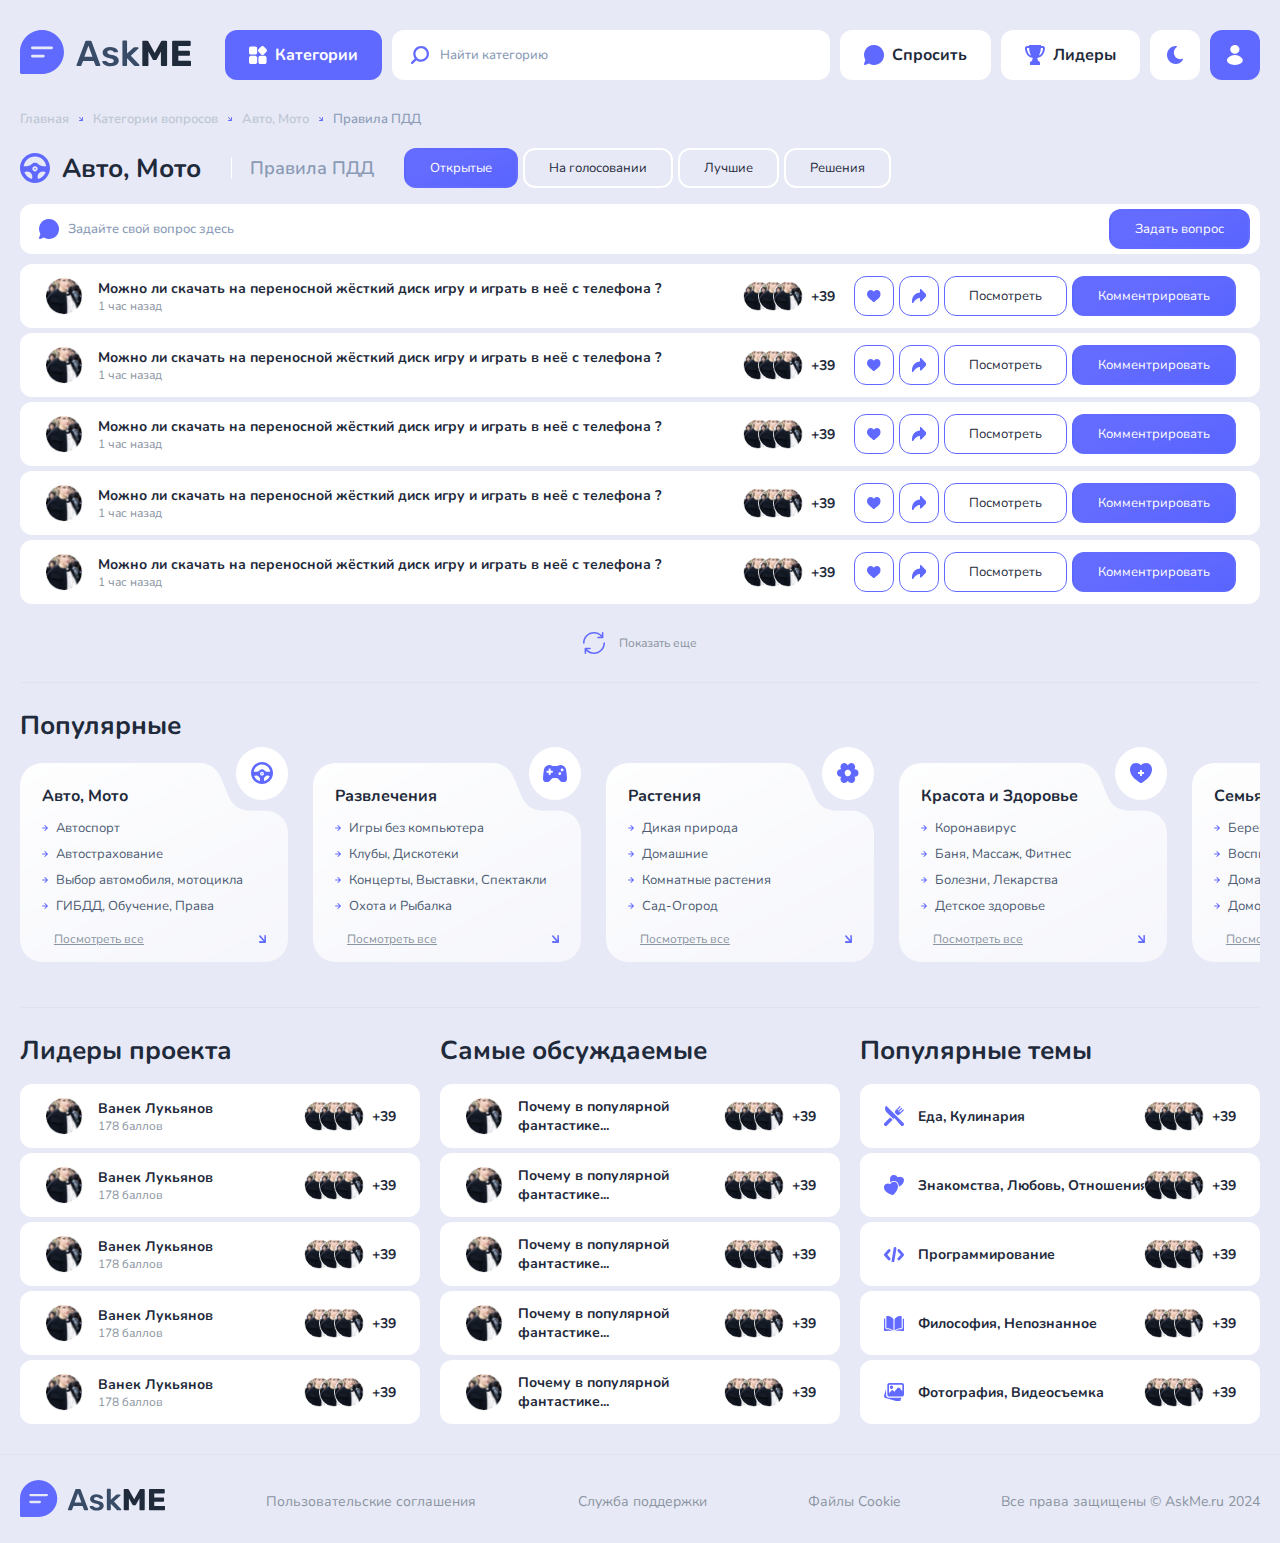
<file: subcategory-page.html>
<!DOCTYPE html>
<html lang="en">
  <head>
    <meta charset="UTF-8" />
    <meta name="viewport" content="width=device-width, initial-scale=1.0" />
    <title>Правила ПДД | Авто, Мото | Категория | AskMe</title>
    <link rel="stylesheet" href="./styles/main.css" />
    <link rel="stylesheet" href="./styles/categories.css" />
  </head>
  <body>
    <!-- nav -->
    <nav>
      <div class="nav_wrapper container">
        <a href="./index.html">
          <img class="light_logo" src="./assets/logo.svg" alt="" />
          <img class="dark_logo" src="./assets/logo-dark.svg" alt="" />
        </a>
        <div class="nav_list">
          <a href="./categories.html">
            <button class="m_btn category_btn">
              <svg width="18.000000" height="18.000000">
                <use xlink:href="#category-icon"></use>
              </svg>
              Категории
            </button></a
          >
          <div class="search_input">
            <svg width="18.000000" height="18.000000">
              <use xlink:href="#search"></use>
            </svg>
            <input type="text" placeholder="Найти категорию" />
          </div>

          <a href="./ask.html">
            <button class="m_btn">
              <svg width="20.000000" height="20.000000">
                <use xlink:href="#ask"></use>
              </svg>
              Спросить
            </button></a
          >
          <a href="./leaders.html">
            <button class="m_btn">
              <svg width="20.000000" height="20.000000">
                <use xlink:href="#leaders"></use>
              </svg>
              Лидеры
            </button>
          </a>
          <button class="m_btn m_btn_icon mode_toggler" onclick="toggleMode()">
            <svg width="16.000000" height="18.000000">
              <use xlink:href="#light-mode"></use>
            </svg>
          </button>
          <a href="./profile.html">
            <button class="m_btn m_btn_icon category_btn">
              <svg width="16.000000" height="20">
                <use xlink:href="#user"></use>
              </svg></button
          ></a>
          <button
            class="m_btn m_btn_icon category_btn desc_mob_btn"
            onclick="toggleMenu()"
          >
            <img src="./assets/icons/mob-menu.svg" alt="" />
          </button>
        </div>
      </div>
      <div class="nav_mob_wrapper">
        <div class="nav_mob_wrapper_nav">
          <a href="./index.html">
            <img src="./assets/icons/mob-nav-logo.svg" alt="" />
          </a>
          <div>
            <button
              class="m_btn m_btn_icon mode_toggler"
              onclick="toggleMode()"
            >
              <svg width="16.000000" height="18.000000">
                <use xlink:href="#light-mode"></use>
              </svg>
            </button>
            <a href="./profile.html">
              <button class="m_btn">
                <img src="./assets/icons/user.svg" alt="" /></button
            ></a>
            <button class="m_btn" onclick="toggleMenu()">
              <img src="./assets/icons/exit-menu.svg" alt="" />
            </button>
          </div>
        </div>
        <div class="nav_mob_wrapper_list">
          <a href="./categories.html">
            <button class="m_btn mob_category_btn">
              <svg width="18.000000" height="18.000000">
                <use xlink:href="#category-icon"></use>
              </svg>
              Все Категории
            </button></a
          >
          <div class="search_input search_input_mob">
            <svg width="18.000000" height="18.000000" style="fill: #fff">
              <use xlink:href="#search-icon"></use>
            </svg>
            <input type="text" placeholder="Найти категорию" />
          </div>
          <a href="./ask.html" class="mob_sec_item">
            <button class="m_btn">
              <svg width="20.000000" height="20.000000">
                <use xlink:href="#ask"></use>
              </svg>
              Спросить
            </button></a
          >
          <a href="./leaders.html" class="mob_sec_item">
            <button class="m_btn">
              <svg width="20.000000" height="20.000000">
                <use xlink:href="#leaders"></use>
              </svg>
              Лидеры
            </button>
          </a>
        </div>
      </div>
    </nav>
    <!-- page navigation -->
    <div class="pages_navigation container">
      <a href="./index.html">
        <p><span>Главная</span></p></a
      >
      <img src="./assets/icons/more-s-icon.svg" alt="" />
      <a href="./categories.html">
        <p><span>Категории вопросов</span></p></a
      >
      <img src="./assets/icons/more-s-icon.svg" alt="" />
      <a href="./category-page.html">
        <p><span>Авто, Мото</span></p></a
      >
      <img src="./assets/icons/more-s-icon.svg" alt="" />
      <a href="./subcategory-page.html"> <p>Правила ПДД</p></a>
    </div>

    <!-- questions -->
    <div class="questions_block container category_page_block">
      <div class="blocks_title">
        <svg width="30.000000" height="30.000000" class="category_page_icon">
          <use xlink:href="#auto"></use>
        </svg>
        <h2>Авто, Мото</h2>
        <div class="subcatogory_title">
          <div></div>
          <h3>Правила ПДД</h3>
        </div>
        <div class="questions_filter">
          <button class="s_btn s_btn_active">Открытые</button>
          <button class="s_btn">На голосовании</button>
          <button class="s_btn sub_category_show_btn">Лучшие</button>
          <button class="s_btn">Решения</button>
        </div>
      </div>

      <div class="search_input questions_block_search">
        <svg width="20.000000" height="20.000000">
          <use xlink:href="#ask"></use>
        </svg>
        <input type="text" placeholder="Задайте свой вопрос здесь" />
        <textarea placeholder="Задайте свой вопрос здесь"></textarea>
        <button class="s_btn s_btn_active">Задать вопрос</button>
      </div>
      <div class="questions_list">
        <div class="question_list_item">
          <div class="question_item_top_data">
            <div class="question_item_top_data_left">
              <img src="./assets/images/avatar.png" alt="" />
              <div>
                <p class="main_text">Ванек Лукьянов</p>
                <span>178 баллов</span>
              </div>
            </div>
            <div class="question_item_top_data_right">
              <button class="s_btn s_btn_icon">
                <svg width="13.714355" height="12.000000">
                  <use xlink:href="#heart"></use>
                </svg>
              </button>
              <button class="s_btn s_btn_icon">
                <svg width="14" height="14.000000">
                  <use xlink:href="#share"></use>
                </svg>
              </button>
            </div>
          </div>
            <a href="./question.html">
            <div class="question_list_item_left">
              <img src="./assets/images/avatar.png" alt="" />
              <div>
                <p class="main_text">
                  Можно ли скачать на переносной жёсткий диск игру и играть в
                  неё с телефона ?
                </p>
                <span>1 час назад</span>
              </div>
            </div></a
          >
          <div class="question_list_item_right">
            <div class="question_list_item_users">
              <img src="./assets/images/avatar.png" alt="" />
              <img src="./assets/images/avatar.png" alt="" />
              <img src="./assets/images/avatar.png" alt="" />
              <p class="main_text">+39</p>
            </div>
            <div class="question_list_item_right_actions">
              <button class="s_btn s_btn_icon">
                <svg width="13.714355" height="12.000000">
                  <use xlink:href="#heart"></use>
                </svg>
              </button>
              <button class="s_btn s_btn_icon">
                <svg width="14" height="14.000000">
                  <use xlink:href="#share"></use>
                </svg>
              </button>
              <button class="s_btn ">Посмотреть</button>
              <button class="s_btn s_btn_active">Комментрировать</button>
            </div>
          </div>
        </div>
        <div class="question_list_item">
          <div class="question_item_top_data">
            <div class="question_item_top_data_left">
              <img src="./assets/images/avatar.png" alt="" />
              <div>
                <p class="main_text">Ванек Лукьянов</p>
                <span>178 баллов</span>
              </div>
            </div>
            <div class="question_item_top_data_right">
              <button class="s_btn s_btn_icon">
                <svg width="13.714355" height="12.000000">
                  <use xlink:href="#heart"></use>
                </svg>
              </button>
              <button class="s_btn s_btn_icon">
                <svg width="14" height="14.000000">
                  <use xlink:href="#share"></use>
                </svg>
              </button>
            </div>
          </div>
            <a href="./question.html">
            <div class="question_list_item_left">
              <img src="./assets/images/avatar.png" alt="" />
              <div>
                <p class="main_text">
                  Можно ли скачать на переносной жёсткий диск игру и играть в
                  неё с телефона ?
                </p>
                <span>1 час назад</span>
              </div>
            </div></a
          >
          <div class="question_list_item_right">
            <div class="question_list_item_users">
              <img src="./assets/images/avatar.png" alt="" />
              <img src="./assets/images/avatar.png" alt="" />
              <img src="./assets/images/avatar.png" alt="" />
              <p class="main_text">+39</p>
            </div>
            <div class="question_list_item_right_actions">
              <button class="s_btn s_btn_icon">
                <svg width="13.714355" height="12.000000">
                  <use xlink:href="#heart"></use>
                </svg>
              </button>
              <button class="s_btn s_btn_icon">
                <svg width="14" height="14.000000">
                  <use xlink:href="#share"></use>
                </svg>
              </button>
              <button class="s_btn">Посмотреть</button>
              <button class="s_btn s_btn_active">Комментрировать</button>
            </div>
          </div>
        </div>
        <div class="question_list_item">
          <div class="question_item_top_data">
            <div class="question_item_top_data_left">
              <img src="./assets/images/avatar.png" alt="" />
              <div>
                <p class="main_text">Ванек Лукьянов</p>
                <span>178 баллов</span>
              </div>
            </div>
            <div class="question_item_top_data_right">
              <button class="s_btn s_btn_icon">
                <svg width="13.714355" height="12.000000">
                  <use xlink:href="#heart"></use>
                </svg>
              </button>
              <button class="s_btn s_btn_icon">
                <svg width="14" height="14.000000">
                  <use xlink:href="#share"></use>
                </svg>
              </button>
            </div>
          </div>
            <a href="./question.html">
            <div class="question_list_item_left">
              <img src="./assets/images/avatar.png" alt="" />
              <div>
                <p class="main_text">
                  Можно ли скачать на переносной жёсткий диск игру и играть в
                  неё с телефона ?
                </p>
                <span>1 час назад</span>
              </div>
            </div></a
          >
          <div class="question_list_item_right">
            <div class="question_list_item_users">
              <img src="./assets/images/avatar.png" alt="" />
              <img src="./assets/images/avatar.png" alt="" />
              <img src="./assets/images/avatar.png" alt="" />
              <p class="main_text">+39</p>
            </div>
            <div class="question_list_item_right_actions">
              <button class="s_btn s_btn_icon">
                <svg width="13.714355" height="12.000000">
                  <use xlink:href="#heart"></use>
                </svg>
              </button>
              <button class="s_btn s_btn_icon">
                <svg width="14" height="14.000000">
                  <use xlink:href="#share"></use>
                </svg>
              </button>
              <button class="s_btn">Посмотреть</button>
              <button class="s_btn s_btn_active">Комментрировать</button>
            </div>
          </div>
        </div>
        <div class="question_list_item">
          <div class="question_item_top_data">
            <div class="question_item_top_data_left">
              <img src="./assets/images/avatar.png" alt="" />
              <div>
                <p class="main_text">Ванек Лукьянов</p>
                <span>178 баллов</span>
              </div>
            </div>
            <div class="question_item_top_data_right">
              <button class="s_btn s_btn_icon">
                <svg width="13.714355" height="12.000000">
                  <use xlink:href="#heart"></use>
                </svg>
              </button>
              <button class="s_btn s_btn_icon">
                <svg width="14" height="14.000000">
                  <use xlink:href="#share"></use>
                </svg>
              </button>
            </div>
          </div>
            <a href="./question.html">
            <div class="question_list_item_left">
              <img src="./assets/images/avatar.png" alt="" />
              <div>
                <p class="main_text">
                  Можно ли скачать на переносной жёсткий диск игру и играть в
                  неё с телефона ?
                </p>
                <span>1 час назад</span>
              </div>
            </div></a
          >
          <div class="question_list_item_right">
            <div class="question_list_item_users">
              <img src="./assets/images/avatar.png" alt="" />
              <img src="./assets/images/avatar.png" alt="" />
              <img src="./assets/images/avatar.png" alt="" />
              <p class="main_text">+39</p>
            </div>
            <div class="question_list_item_right_actions">
              <button class="s_btn s_btn_icon">
                <svg width="13.714355" height="12.000000">
                  <use xlink:href="#heart"></use>
                </svg>
              </button>
              <button class="s_btn s_btn_icon">
                <svg width="14" height="14.000000">
                  <use xlink:href="#share"></use>
                </svg>
              </button>
              <button class="s_btn">Посмотреть</button>
              <button class="s_btn s_btn_active">Комментрировать</button>
            </div>
          </div>
        </div>
        <div class="question_list_item">
          <div class="question_item_top_data">
            <div class="question_item_top_data_left">
              <img src="./assets/images/avatar.png" alt="" />
              <div>
                <p class="main_text">Ванек Лукьянов</p>
                <span>178 баллов</span>
              </div>
            </div>
            <div class="question_item_top_data_right">
              <button class="s_btn s_btn_icon">
                <svg width="13.714355" height="12.000000">
                  <use xlink:href="#heart"></use>
                </svg>
              </button>
              <button class="s_btn s_btn_icon">
                <svg width="14" height="14.000000">
                  <use xlink:href="#share"></use>
                </svg>
              </button>
            </div>
          </div>
            <a href="./question.html">
            <div class="question_list_item_left">
              <img src="./assets/images/avatar.png" alt="" />
              <div>
                <p class="main_text">
                  Можно ли скачать на переносной жёсткий диск игру и играть в
                  неё с телефона ?
                </p>
                <span>1 час назад</span>
              </div>
            </div></a
          >
          <div class="question_list_item_right">
            <div class="question_list_item_users">
              <img src="./assets/images/avatar.png" alt="" />
              <img src="./assets/images/avatar.png" alt="" />
              <img src="./assets/images/avatar.png" alt="" />
              <p class="main_text">+39</p>
            </div>
            <div class="question_list_item_right_actions">
              <button class="s_btn s_btn_icon">
                <svg width="13.714355" height="12.000000">
                  <use xlink:href="#heart"></use>
                </svg>
              </button>
              <button class="s_btn s_btn_icon">
                <svg width="14" height="14.000000">
                  <use xlink:href="#share"></use>
                </svg>
              </button>
              <button class="s_btn">Посмотреть</button>
              <button class="s_btn s_btn_active">Комментрировать</button>
            </div>
          </div>
        </div>
      </div>
      <div class="show_more_btn_wrapper">
        <button class="show_more_btn">
          <svg width="22.000000" height="22.000000">
            <use xlink:href="#sync"></use>
          </svg>
          Показать еще
        </button>
      </div>
      <div class="line container"></div>
    </div>

    <!-- populars -->
    <div class="populars_block container categories_populars_block">
      <div class="blocks_title">
        <h2>Популярные</h2>
      </div>
      <div class="subjects_list_wrapper">
        <div class="subjects_list">
          <div class="subject_item">
            <div class="subject_item_icon">
              <svg width="22.000000" height="22.000000">
                <use xlink:href="#auto"></use>
              </svg>
            </div>
            <a href="./category-page.html"> <h3>Авто, Мото</h3></a>
            <div class="subject_item_list">
              <a href="./subcategory-page.html">
                <div class="subject_item_list_item">
                  <img src="./assets/icons/arrow-right.svg" alt="" />
                  <p>Автоспорт</p>
                </div></a
              >
              <a href="./subcategory-page.html">
                <div class="subject_item_list_item">
                  <img src="./assets/icons/arrow-right.svg" alt="" />
                  <p>Автострахование</p>
                </div></a
              >
              <a href="./subcategory-page.html">
                <div class="subject_item_list_item">
                  <img src="./assets/icons/arrow-right.svg" alt="" />
                  <p>Выбор автомобиля, мотоцикла</p>
                </div></a
              >
              <a href="./subcategory-page.html">
                <div class="subject_item_list_item">
                  <img src="./assets/icons/arrow-right.svg" alt="" />
                  <p>ГИБДД, Обучение, Права</p>
                </div></a
              >
            </div>
            <a href="./categories.html">
              <div class="subject_item_more">
                <p>Посмотреть все</p>
                <img src="./assets/icons/more-s-icon.svg" alt="" />
              </div>
            </a>
          </div>
          <div class="subject_item">
            <div class="subject_item_icon">
              <svg width="24.000000" height="17.5">
                <use xlink:href="#gaming"></use>
              </svg>
            </div>
            <a href="./category-page.html"> <h3>Развлечения</h3> </a>
            <div class="subject_item_list">
              <a href="#">
                <div class="subject_item_list_item">
                  <img src="./assets/icons/arrow-right.svg" alt="" />
                  <p>Игры без компьютера</p>
                </div></a
              >
              <a href="#">
                <div class="subject_item_list_item">
                  <img src="./assets/icons/arrow-right.svg" alt="" />
                  <p>Клубы, Дискотеки</p>
                </div></a
              >
              <a href="#">
                <div class="subject_item_list_item">
                  <img src="./assets/icons/arrow-right.svg" alt="" />
                  <p>Концерты, Выставки, Спектакли</p>
                </div></a
              >
              <a href="#">
                <div class="subject_item_list_item">
                  <img src="./assets/icons/arrow-right.svg" alt="" />
                  <p>Охота и Рыбалка</p>
                </div></a
              >
            </div>
            <a href="./categories.html">
              <div class="subject_item_more">
                <p>Посмотреть все</p>
                <img src="./assets/icons/more-s-icon.svg" alt="" />
              </div>
            </a>
          </div>
          <div class="subject_item">
            <div class="subject_item_icon">
              <svg width="21.818359" height="20.000000">
                <use xlink:href="#settings"></use>
              </svg>
            </div>
            <h3>Растения</h3>
            <div class="subject_item_list">
              <a href="#">
                <div class="subject_item_list_item">
                  <img src="./assets/icons/arrow-right.svg" alt="" />
                  <p>Дикая природа</p>
                </div></a
              >
              <a href="#">
                <div class="subject_item_list_item">
                  <img src="./assets/icons/arrow-right.svg" alt="" />
                  <p>Домашние</p>
                </div></a
              >
              <a href="#">
                <div class="subject_item_list_item">
                  <img src="./assets/icons/arrow-right.svg" alt="" />
                  <p>Комнатные растения</p>
                </div></a
              >
              <a href="#">
                <div class="subject_item_list_item">
                  <img src="./assets/icons/arrow-right.svg" alt="" />
                  <p>Сад-Огород</p>
                </div></a
              >
            </div>
            <a href="./categories.html">
              <div class="subject_item_more">
                <p>Посмотреть все</p>
                <img src="./assets/icons/more-s-icon.svg" alt="" />
              </div>
            </a>
          </div>
          <div class="subject_item">
            <div class="subject_item_icon">
              <svg width="22" height="20.000000">
                <use xlink:href="#health"></use>
              </svg>
            </div>
            <h3>Красота и Здоровье</h3>
            <div class="subject_item_list">
              <a href="#">
                <div class="subject_item_list_item">
                  <img src="./assets/icons/arrow-right.svg" alt="" />
                  <p>Коронавирус</p>
                </div></a
              >
              <a href="#">
                <div class="subject_item_list_item">
                  <img src="./assets/icons/arrow-right.svg" alt="" />
                  <p>Баня, Массаж, Фитнес</p>
                </div></a
              >
              <a href="#">
                <div class="subject_item_list_item">
                  <img src="./assets/icons/arrow-right.svg" alt="" />
                  <p>Болезни, Лекарства</p>
                </div></a
              >
              <a href="#">
                <div class="subject_item_list_item">
                  <img src="./assets/icons/arrow-right.svg" alt="" />
                  <p>Детское здоровье</p>
                </div></a
              >
            </div>
            <a href="./categories.html">
              <div class="subject_item_more">
                <p>Посмотреть все</p>
                <img src="./assets/icons/more-s-icon.svg" alt="" />
              </div>
            </a>
          </div>
          <div class="subject_item">
            <div class="subject_item_icon">
              <svg width="22" height="22.000000">
                <use xlink:href="#family"></use>
              </svg>
            </div>
            <h3>Семья, Дом, Дети</h3>
            <div class="subject_item_list">
              <a href="#">
                <div class="subject_item_list_item">
                  <img src="./assets/icons/arrow-right.svg" alt="" />
                  <p>Беременность, Роды</p>
                </div></a
              >
              <a href="#">
                <div class="subject_item_list_item">
                  <img src="./assets/icons/arrow-right.svg" alt="" />
                  <p>Воспитание детей</p>
                </div></a
              >
              <a href="#">
                <div class="subject_item_list_item">
                  <img src="./assets/icons/arrow-right.svg" alt="" />
                  <p>Домашняя бухгалтерия</p>
                </div></a
              >
              <a href="#">
                <div class="subject_item_list_item">
                  <img src="./assets/icons/arrow-right.svg" alt="" />
                  <p>Домоводство</p>
                </div></a
              >
            </div>
            <a href="./categories.html">
              <div class="subject_item_more">
                <p>Посмотреть все</p>
                <img src="./assets/icons/more-s-icon.svg" alt="" />
              </div>
            </a>
          </div>
        </div>
      </div>
      <div class="line container"></div>
    </div>

    <!-- top content -->
    <div class="tops_block container">
      <div class="tops_block_item">
        <div class="blocks_title">
          <h2>Лидеры проекта</h2>
        </div>
        <div class="question_list_item">
          <div class="question_list_item_left">
            <img src="./assets/images/avatar.png" alt="" />
            <div>
              <p class="main_text">Ванек Лукьянов</p>
              <span>178 баллов</span>
            </div>
          </div>
          <div class="question_list_item_users">
            <img src="./assets/images/avatar.png" alt="" />
            <img src="./assets/images/avatar.png" alt="" />
            <img src="./assets/images/avatar.png" alt="" />
            <p class="main_text">+39</p>
          </div>
        </div>
        <div class="question_list_item">
          <div class="question_list_item_left">
            <img src="./assets/images/avatar.png" alt="" />
            <div>
              <p class="main_text">Ванек Лукьянов</p>
              <span>178 баллов</span>
            </div>
          </div>
          <div class="question_list_item_users">
            <img src="./assets/images/avatar.png" alt="" />
            <img src="./assets/images/avatar.png" alt="" />
            <img src="./assets/images/avatar.png" alt="" />
            <p class="main_text">+39</p>
          </div>
        </div>
        <div class="question_list_item">
          <div class="question_list_item_left">
            <img src="./assets/images/avatar.png" alt="" />
            <div>
              <p class="main_text">Ванек Лукьянов</p>
              <span>178 баллов</span>
            </div>
          </div>
          <div class="question_list_item_users">
            <img src="./assets/images/avatar.png" alt="" />
            <img src="./assets/images/avatar.png" alt="" />
            <img src="./assets/images/avatar.png" alt="" />
            <p class="main_text">+39</p>
          </div>
        </div>
        <div class="question_list_item">
          <div class="question_list_item_left">
            <img src="./assets/images/avatar.png" alt="" />
            <div>
              <p class="main_text">Ванек Лукьянов</p>
              <span>178 баллов</span>
            </div>
          </div>
          <div class="question_list_item_users">
            <img src="./assets/images/avatar.png" alt="" />
            <img src="./assets/images/avatar.png" alt="" />
            <img src="./assets/images/avatar.png" alt="" />
            <p class="main_text">+39</p>
          </div>
        </div>
        <div class="question_list_item">
          <div class="question_list_item_left">
            <img src="./assets/images/avatar.png" alt="" />
            <div>
              <p class="main_text">Ванек Лукьянов</p>
              <span>178 баллов</span>
            </div>
          </div>
          <div class="question_list_item_users">
            <img src="./assets/images/avatar.png" alt="" />
            <img src="./assets/images/avatar.png" alt="" />
            <img src="./assets/images/avatar.png" alt="" />
            <p class="main_text">+39</p>
          </div>
        </div>
      </div>
      <div class="tops_block_item">
        <div class="blocks_title">
          <h2>Самые обсуждаемые</h2>
        </div>
        <div class="question_list_item">
          <div class="question_list_item_left">
            <img src="./assets/images/avatar.png" alt="" />
            <div>
              <p class="main_text">Почему в популярной фантастике...</p>
            </div>
          </div>
          <div class="question_list_item_users">
            <img src="./assets/images/avatar.png" alt="" />
            <img src="./assets/images/avatar.png" alt="" />
            <img src="./assets/images/avatar.png" alt="" />
            <p class="main_text">+39</p>
          </div>
        </div>
        <div class="question_list_item">
          <div class="question_list_item_left">
            <img src="./assets/images/avatar.png" alt="" />
            <div>
              <p class="main_text">Почему в популярной фантастике...</p>
            </div>
          </div>
          <div class="question_list_item_users">
            <img src="./assets/images/avatar.png" alt="" />
            <img src="./assets/images/avatar.png" alt="" />
            <img src="./assets/images/avatar.png" alt="" />
            <p class="main_text">+39</p>
          </div>
        </div>
        <div class="question_list_item">
          <div class="question_list_item_left">
            <img src="./assets/images/avatar.png" alt="" />
            <div>
              <p class="main_text">Почему в популярной фантастике...</p>
            </div>
          </div>
          <div class="question_list_item_users">
            <img src="./assets/images/avatar.png" alt="" />
            <img src="./assets/images/avatar.png" alt="" />
            <img src="./assets/images/avatar.png" alt="" />
            <p class="main_text">+39</p>
          </div>
        </div>
        <div class="question_list_item">
          <div class="question_list_item_left">
            <img src="./assets/images/avatar.png" alt="" />
            <div>
              <p class="main_text">Почему в популярной фантастике...</p>
            </div>
          </div>
          <div class="question_list_item_users">
            <img src="./assets/images/avatar.png" alt="" />
            <img src="./assets/images/avatar.png" alt="" />
            <img src="./assets/images/avatar.png" alt="" />
            <p class="main_text">+39</p>
          </div>
        </div>
        <div class="question_list_item">
          <div class="question_list_item_left">
            <img src="./assets/images/avatar.png" alt="" />
            <div>
              <p class="main_text">Почему в популярной фантастике...</p>
            </div>
          </div>
          <div class="question_list_item_users">
            <img src="./assets/images/avatar.png" alt="" />
            <img src="./assets/images/avatar.png" alt="" />
            <img src="./assets/images/avatar.png" alt="" />
            <p class="main_text">+39</p>
          </div>
        </div>
      </div>
      <div class="tops_block_item tops_block_item_top_subjects">
        <div class="blocks_title">
          <h2>Популярные темы</h2>
        </div>
        <div class="question_list_item">
          <div class="question_list_item_left">
            <svg width="20" height="20">
              <use xlink:href="#food"></use>
            </svg>
            <div>
              <p class="main_text">Еда, Кулинария</p>
            </div>
          </div>
          <div class="question_list_item_users">
            <img src="./assets/images/avatar.png" alt="" />
            <img src="./assets/images/avatar.png" alt="" />
            <img src="./assets/images/avatar.png" alt="" />
            <p class="main_text">+39</p>
          </div>
        </div>
        <div class="question_list_item">
          <div class="question_list_item_left">
            <svg width="20" height="20">
              <use xlink:href="#love"></use>
            </svg>
            <div>
              <p class="main_text">Знакомства, Любовь, Отношения</p>
            </div>
          </div>
          <div class="question_list_item_users">
            <img src="./assets/images/avatar.png" alt="" />
            <img src="./assets/images/avatar.png" alt="" />
            <img src="./assets/images/avatar.png" alt="" />
            <p class="main_text">+39</p>
          </div>
        </div>
        <div class="question_list_item">
          <div class="question_list_item_left">
            <svg width="20" height="15">
              <use xlink:href="#it"></use>
            </svg>
            <div>
              <p class="main_text">Программирование</p>
            </div>
          </div>
          <div class="question_list_item_users">
            <img src="./assets/images/avatar.png" alt="" />
            <img src="./assets/images/avatar.png" alt="" />
            <img src="./assets/images/avatar.png" alt="" />
            <p class="main_text">+39</p>
          </div>
        </div>
        <div class="question_list_item">
          <div class="question_list_item_left">
            <svg width="20" height="15">
              <use xlink:href="#philo"></use>
            </svg>
            <div>
              <p class="main_text">Философия, Непознанное</p>
            </div>
          </div>
          <div class="question_list_item_users">
            <img src="./assets/images/avatar.png" alt="" />
            <img src="./assets/images/avatar.png" alt="" />
            <img src="./assets/images/avatar.png" alt="" />
            <p class="main_text">+39</p>
          </div>
        </div>
        <div class="question_list_item">
          <div class="question_list_item_left">
            <svg width="20" height="18">
              <use xlink:href="#photo"></use>
            </svg>
            <div>
              <p class="main_text">Фотография, Видеосъемка</p>
            </div>
          </div>
          <div class="question_list_item_users">
            <img src="./assets/images/avatar.png" alt="" />
            <img src="./assets/images/avatar.png" alt="" />
            <img src="./assets/images/avatar.png" alt="" />
            <p class="main_text">+39</p>
          </div>
        </div>
      </div>
    </div>

    <!-- footer -->
    <footer>
      <div class="line container"></div>
      <div class="footer_wrapper container">
        <a href="./index.html">
          <img class="light_logo" src="./assets/logo.svg" alt="" />
          <img class="dark_logo" src="./assets/logo-dark.svg" alt="" />
        </a>
        <a href="#"><p>Пользовательские соглашения</p></a>
        <a href="#"><p>Служба поддержки</p></a>
        <a href="#"><p>Файлы Cookie</p></a>
        <p>Все права защищены © AskMe.ru 2024</p>
      </div>
    </footer>

    <!-- scripts -->
    <script src="./scripts/main.js"></script>

    <!-- svg sprites -->
    <svg style="display: none">
      <!-- nav -->
      <symbol id="ask" viewBox="0 0 20 20">
        <path
          id="Vector"
          d="M9.99 0C8.23 -0.01 6.5 0.46 4.97 1.35C3.44 2.23 2.18 3.51 1.31 5.04C0.43 6.57 -0.02 8.31 0 10.07C0.01 11.84 0.49 13.57 1.39 15.09L0.05 18.78C0 18.91 -0.02 19.06 0 19.2C0.02 19.35 0.08 19.49 0.16 19.61C0.24 19.73 0.35 19.82 0.48 19.89C0.61 19.96 0.76 19.99 0.9 20C1.01 19.99 1.11 19.98 1.21 19.94L4.9 18.6C6.23 19.38 7.71 19.85 9.25 19.97C10.78 20.08 12.32 19.84 13.75 19.27C15.17 18.69 16.45 17.79 17.47 16.64C18.49 15.49 19.23 14.12 19.64 12.63C20.05 11.15 20.1 9.59 19.81 8.08C19.52 6.57 18.88 5.15 17.94 3.93C17.01 2.7 15.81 1.71 14.43 1.03C13.05 0.35 11.53 -0.01 9.99 0Z"
          fill-opacity="1.000000"
          fill-rule="nonzero"
        />
      </symbol>
      <!--  -->
      <symbol id="leaders" viewBox="0 0 20 20">
        <path
          id="Vector"
          d="M19.41 1.7C19.01 1.28 18.44 1.03 17.86 1.03L16 1.03C16 0.7 16.01 0.35 16.01 0L3.99 0C3.99 0.35 4 0.7 4.01 1.03L2.13 1.03C1.55 1.03 0.98 1.28 0.58 1.7C0.17 2.13 -0.04 2.71 0 3.31C0.33 8.89 3.22 12.4 7.79 12.92L6.9 16C5.85 16 5 16.85 5 17.9L5 20L15.01 20L15.01 17.9C15.01 16.85 14.16 16 13.1 16L12.22 12.92C16.78 12.39 19.66 8.89 19.99 3.31C20.03 2.72 19.82 2.13 19.41 1.7ZM2 3.19C1.99 3.13 2.02 3.09 2.04 3.07C2.07 3.03 2.12 3.03 2.13 3.03L4.1 3.03C4.4 6.97 5.27 9.2 6.11 10.46C2.9 9.11 2.14 5.52 2 3.19ZM13.89 10.45C14.74 9.18 15.6 6.96 15.9 3.03L17.86 3.03C17.88 3.03 17.92 3.03 17.96 3.07C17.98 3.09 18 3.13 18 3.18C17.85 5.52 17.09 9.1 13.89 10.45Z"
        />
      </symbol>
      <!--  -->
      <symbol id="light-mode" viewBox="0 0 16 18">
        <path
          id="Vector"
          d="M15.87 13.02C15.71 12.82 15.46 12.75 15.23 12.83C14.59 13.07 13.9 13.2 13.18 13.2C9.7 13.2 6.87 10.23 6.87 6.59C6.87 4.4 7.9 2.37 9.63 1.14C9.83 1 9.92 0.75 9.87 0.51C9.82 0.27 9.63 0.09 9.39 0.05C9.13 0.01 8.86 0 8.59 0C3.85 0 0 4.03 0 9C0 13.96 3.85 18 8.59 18C11.6 18 14.34 16.39 15.91 13.71C16.04 13.5 16.02 13.22 15.87 13.02Z"
        />
      </symbol>
      <!--  -->
      <symbol id="category-icon" viewBox="0 0 18 18">
        <path
          id="Vector"
          d="M8.16 11.72C8.16 11.22 7.96 10.74 7.6 10.39C7.25 10.03 6.77 9.83 6.27 9.83C5.03 9.83 3.13 9.83 1.88 9.83C1.38 9.83 0.9 10.03 0.55 10.39C0.19 10.74 0 11.22 0 11.72L0 16.11C0 16.61 0.19 17.09 0.55 17.44C0.9 17.8 1.38 18 1.88 18L6.27 18C6.77 18 7.25 17.8 7.6 17.44C7.96 17.09 8.16 16.61 8.16 16.11L8.16 11.72ZM17.57 11.72C17.57 11.22 17.38 10.74 17.02 10.39C16.67 10.03 16.19 9.83 15.69 9.83C14.44 9.83 12.54 9.83 11.3 9.83C10.8 9.83 10.32 10.03 9.96 10.39C9.61 10.74 9.41 11.22 9.41 11.72L9.41 16.11C9.41 16.61 9.61 17.09 9.96 17.44C10.32 17.8 10.8 18 11.3 18L15.69 18C16.19 18 16.67 17.8 17.02 17.44C17.38 17.09 17.57 16.61 17.57 16.11L17.57 11.72ZM14.82 8.45L17.44 5.83C18.18 5.09 18.18 3.9 17.44 3.17L14.82 0.55C14.09 -0.19 12.9 -0.19 12.16 0.55L9.54 3.17C8.81 3.9 8.81 5.09 9.54 5.83L12.16 8.45C12.9 9.18 14.09 9.18 14.82 8.45ZM8.16 2.3C8.16 1.8 7.96 1.32 7.6 0.97C7.25 0.61 6.77 0.42 6.27 0.42C5.03 0.42 3.13 0.42 1.88 0.42C1.38 0.42 0.9 0.61 0.55 0.97C0.19 1.32 0 1.8 0 2.3L0 6.69C0 7.19 0.19 7.67 0.55 8.03C0.9 8.38 1.38 8.58 1.88 8.58L6.27 8.58C6.77 8.58 7.25 8.38 7.6 8.03C7.96 7.67 8.16 7.19 8.16 6.69L8.16 2.3Z"
        />
      </symbol>
      <!--  -->
      <symbol id="search-icon" viewBox="0 0 18 18">
        <path
          id="Vector"
          d="M5.44 14.2C6.75 15.17 8.37 15.75 10.12 15.75C14.47 15.75 18 12.22 18 7.87C18 3.52 14.47 0 10.12 0C5.78 0 2.25 3.52 2.25 7.87C2.25 9.64 2.83 11.27 3.82 12.58L0.33 16.07L0.32 16.08C-0.12 16.52 -0.11 17.23 0.33 17.67C0.54 17.88 0.83 18 1.13 18C1.42 18 1.71 17.88 1.92 17.67L5.44 14.2ZM6.25 11.95C7.26 12.91 8.62 13.5 10.12 13.5C13.23 13.5 15.75 10.98 15.75 7.87C15.75 4.76 13.23 2.25 10.12 2.25C7.02 2.25 4.5 4.76 4.5 7.87C4.5 9.38 5.1 10.75 6.07 11.77C6.11 11.8 6.14 11.83 6.18 11.87C6.21 11.9 6.23 11.92 6.25 11.95Z"
          fill="#FFFFFF"
          fill-opacity="1.000000"
          fill-rule="evenodd"
        />
      </symbol>
      <!--  -->
      <symbol id="search" viewBox="0 0 18 18">
        <path
          id="Vector"
          d="M5.44 14.2C6.75 15.17 8.37 15.74 10.12 15.74C14.47 15.74 18 12.22 18 7.87C18 3.52 14.47 0 10.12 0C5.78 0 2.25 3.52 2.25 7.87C2.25 9.64 2.83 11.27 3.82 12.58L0.33 16.07L0.32 16.08C-0.12 16.52 -0.11 17.23 0.33 17.67C0.54 17.88 0.83 18 1.13 18C1.43 18 1.71 17.88 1.92 17.67L5.44 14.2ZM6.25 11.95C7.26 12.91 8.62 13.5 10.12 13.5C13.23 13.5 15.75 10.98 15.75 7.87C15.75 4.76 13.23 2.25 10.12 2.25C7.02 2.25 4.5 4.76 4.5 7.87C4.5 9.38 5.1 10.75 6.07 11.77C6.11 11.8 6.14 11.83 6.18 11.87C6.21 11.9 6.23 11.92 6.25 11.95Z"
          fill="#626AFF"
          fill-opacity="1.000000"
          fill-rule="evenodd"
        />
      </symbol>
      <!--  -->
      <symbol id="user" viewBox="0 0 16 20">
        <path
          id="Vector"
          d="M12.44 4.39C12.44 5.26 12.17 6.11 11.66 6.83C11.16 7.56 10.44 8.12 9.61 8.45C8.77 8.78 7.85 8.87 6.96 8.7C6.07 8.53 5.25 8.11 4.61 7.5C3.97 6.88 3.53 6.1 3.36 5.25C3.18 4.4 3.27 3.51 3.62 2.71C3.96 1.91 4.55 1.22 5.31 0.74C6.06 0.25 6.95 0 7.85 0C8.45 6.1e-5 9.05 0.11 9.61 0.33C10.16 0.55 10.67 0.87 11.09 1.28C11.52 1.69 11.86 2.18 12.09 2.71C12.32 3.24 12.44 3.81 12.44 4.39ZM7.85 10.09C6.55 10.09 5.27 10.34 4.08 10.85C2.89 11.35 1.83 12.08 0.95 13C-0.6 14.61 -0.22 17.19 1.73 18.34C3.57 19.42 5.69 20 7.85 20C10.01 20 12.13 19.42 13.97 18.34C15.92 17.19 16.3 14.61 14.75 13C13.88 12.08 12.81 11.35 11.62 10.85C10.43 10.34 9.15 10.09 7.85 10.09Z"
          fill="#FFFFFF"
          fill-opacity="1.000000"
          fill-rule="nonzero"
        />
      </symbol>

      <!-- subjects -->
      <symbol id="auto" viewBox="0 0 22 22">
        <path
          id="Vector"
          d="M0 11C0 4.94 4.94 0 11 0C17.05 0 22 4.94 22 11C22 17.05 17.05 22 11 22C4.94 22 0 17.05 0 11ZM19.27 9.71C18.65 5.7 15.18 2.62 11 2.62C6.81 2.62 3.34 5.7 2.72 9.71L4.95 9.71C6.37 9.71 7.71 9.14 8.64 8.15C9.92 6.79 12.07 6.79 13.35 8.15C14.28 9.14 15.62 9.71 17.04 9.71L19.27 9.71ZM9.06 11.64C9.06 12.71 9.93 13.57 11 13.57C12.06 13.57 12.93 12.71 12.93 11.64C12.93 10.57 12.06 9.71 11 9.71C9.93 9.71 9.06 10.57 9.06 11.64ZM11.64 11.64C11.64 12 11.35 12.28 11 12.28C10.64 12.28 10.35 12 10.35 11.64C10.35 11.28 10.64 11 11 11C11.35 11 11.64 11.28 11.64 11.64ZM12.97 18.02C13.03 18.37 13.13 18.72 13.28 19.06C15.8 18.34 17.85 16.47 18.8 14.05C18.34 13.87 17.99 13.75 17.71 13.68C15.09 13.02 12.56 15.28 12.97 18.02L12.97 18.02ZM5.19 13.57C4.46 13.57 3.93 13.76 3.19 14.05C4.14 16.47 6.19 18.34 8.71 19.06C8.86 18.73 8.96 18.38 9.02 18.02L9.02 18.02C9.37 15.67 7.54 13.57 5.19 13.57Z"
        />
      </symbol>
      <!--  -->
      <symbol id="gaming" viewBox="0 0 24 17.5">
        <path
          id="Vector"
          d="M23.99 13.84C23.94 10.7 23.57 7.54 22.96 4.34C22.47 2.12 20.69 0.14 17.85 0C15.75 -0.09 15.35 1.11 12.97 1.08C12.32 1.08 11.67 1.08 11.02 1.08C8.64 1.11 8.24 -0.09 6.14 0C3.3 0.14 1.47 2.12 1.03 4.34C0.42 7.54 0.05 10.7 0 13.84C-0.02 16.02 2.13 17.47 3.55 17.57C6.3 17.77 8.48 12.93 10.14 12.93C11.38 12.94 12.61 12.94 13.85 12.93C15.51 12.93 17.69 17.77 20.44 17.57C21.86 17.47 24.06 16.01 23.99 13.84L23.99 13.84ZM8.94 7.73L7.66 7.73L7.66 9.01C7.66 9.55 7.23 9.98 6.69 9.98C6.15 9.98 5.71 9.55 5.71 9.01L5.71 7.73L4.43 7.73C3.89 7.73 3.45 7.29 3.45 6.75C3.45 6.21 3.89 5.77 4.43 5.77L5.71 5.77L5.71 4.49C5.71 3.95 6.15 3.51 6.69 3.51C7.23 3.51 7.66 3.95 7.66 4.49L7.66 5.77L8.94 5.77C9.48 5.77 9.92 6.21 9.92 6.75C9.92 7.29 9.48 7.73 8.94 7.73ZM16.85 9.98C16.08 10 15.44 9.4 15.42 8.63C15.4 7.87 16.01 7.23 16.77 7.21C17.54 7.19 18.18 7.79 18.2 8.56C18.21 9.33 17.61 9.96 16.85 9.98ZM19.15 6.29C18.39 6.31 17.75 5.7 17.73 4.94C17.71 4.17 18.31 3.53 19.08 3.51C19.85 3.49 20.48 4.1 20.5 4.86C20.52 5.63 19.92 6.27 19.15 6.29Z"
        />
      </symbol>
      <!--  -->
      <symbol id="settings" viewBox="0 0 22 20">
        <path
          id="Vector"
          d="M21.81 10C21.81 8.96 21.4 7.97 20.67 7.24C19.95 6.51 18.96 6.11 17.94 6.11C17.82 6.11 17.7 6.12 17.58 6.13C17.65 6.03 17.72 5.93 17.78 5.82C18.03 5.38 18.2 4.89 18.26 4.38C18.33 3.88 18.29 3.36 18.16 2.87C18.03 2.37 17.8 1.91 17.49 1.51C17.18 1.11 16.8 0.77 16.36 0.52C15.47 0 14.42 -0.14 13.43 0.13C12.44 0.39 11.6 1.04 11.08 1.94C11.01 2.04 10.96 2.15 10.91 2.26C10.86 2.15 10.8 2.04 10.74 1.94C10.22 1.04 9.37 0.39 8.39 0.13C7.4 -0.14 6.34 0 5.46 0.52C5.02 0.77 4.63 1.11 4.32 1.51C4.01 1.91 3.79 2.37 3.65 2.87C3.52 3.36 3.49 3.88 3.56 4.38C3.62 4.89 3.79 5.38 4.04 5.82C4.1 5.93 4.17 6.03 4.24 6.13C4.12 6.12 4 6.11 3.87 6.11C3.37 6.1 2.86 6.2 2.39 6.39C1.92 6.58 1.49 6.87 1.13 7.23C0.77 7.59 0.49 8.02 0.29 8.5C0.1 8.97 0 9.48 0 10C0 10.51 0.1 11.02 0.29 11.49C0.49 11.97 0.77 12.4 1.13 12.76C1.49 13.12 1.92 13.41 2.39 13.6C2.86 13.79 3.37 13.89 3.87 13.88C4 13.88 4.12 13.87 4.24 13.86C4.17 13.96 4.1 14.06 4.04 14.17C3.79 14.61 3.62 15.1 3.56 15.61C3.49 16.11 3.52 16.63 3.65 17.12C3.79 17.62 4.01 18.08 4.32 18.48C4.63 18.88 5.02 19.22 5.46 19.47C6.34 19.99 7.4 20.13 8.39 19.86C9.37 19.6 10.22 18.95 10.74 18.05C10.8 17.95 10.86 17.84 10.91 17.73C10.96 17.84 11.01 17.95 11.08 18.05C11.6 18.95 12.44 19.6 13.43 19.86C14.42 20.13 15.47 19.99 16.36 19.47C16.8 19.22 17.18 18.88 17.49 18.48C17.8 18.08 18.03 17.62 18.16 17.12C18.29 16.63 18.33 16.11 18.26 15.61C18.2 15.1 18.03 14.61 17.78 14.17C17.72 14.06 17.65 13.96 17.58 13.86C17.7 13.87 17.82 13.88 17.94 13.88C18.96 13.88 19.95 13.48 20.67 12.75C21.4 12.02 21.81 11.03 21.81 10ZM10.91 13.21C10.28 13.21 9.67 13.02 9.15 12.67C8.63 12.31 8.22 11.81 7.98 11.23C7.74 10.64 7.68 9.99 7.8 9.37C7.93 8.74 8.23 8.17 8.67 7.72C9.11 7.27 9.68 6.97 10.29 6.84C10.9 6.72 11.54 6.78 12.12 7.03C12.7 7.27 13.19 7.68 13.54 8.21C13.89 8.74 14.07 9.36 14.07 10C14.07 10.85 13.74 11.67 13.15 12.27C12.55 12.87 11.75 13.21 10.91 13.21Z"
        />
      </symbol>
      <!--  -->
      <symbol id="health" viewBox="0 0 22 20">
        <path
          id="Vector"
          d="M10.55 19.89L10.55 19.89C10.83 20.03 11.16 20.03 11.44 19.89C11.44 19.89 11.77 19.72 11.91 19.64C12.2 19.48 12.6 19.25 13.09 18.94C14.06 18.34 15.35 17.45 16.65 16.31C19.21 14.07 22 10.69 22 6.5C22 5.07 21.57 3.47 20.6 2.2C19.61 0.9 18.07 0 16 0C13.93 0 12.45 0.89 11.5 1.76C11.31 1.94 11.14 2.11 11 2.28C10.85 2.11 10.68 1.94 10.49 1.76C9.54 0.89 8.06 0 6 0C3.92 0 2.38 0.9 1.39 2.2C0.42 3.47 0 5.07 0 6.5C0 10.69 2.78 14.07 5.34 16.31C6.64 17.45 7.93 18.34 8.9 18.94C9.39 19.25 9.79 19.48 10.08 19.64C10.22 19.72 10.55 19.89 10.55 19.89ZM11.5 7C11.77 7 12 7.22 12 7.5L12 9L13.5 9C13.77 9 14 9.22 14 9.5L14 10.5C14 10.77 13.77 11 13.5 11L12 11L12 12.5C12 12.77 11.77 13 11.5 13L10.5 13C10.22 13 10 12.77 10 12.5L10 11L8.5 11C8.22 11 8 10.77 8 10.5L8 9.5C8 9.22 8.22 9 8.5 9L10 9L10 7.5C10 7.22 10.22 7 10.5 7L11.5 7Z"
        />
      </symbol>
      <!--  -->
      <symbol id="family" viewBox="0 0 22 22">
        <path
          id="Vector"
          d="M19.26 2.86C19.26 4.44 17.98 5.73 16.4 5.73C14.81 5.73 13.53 4.44 13.53 2.86C13.53 1.28 14.81 0 16.4 0C17.98 0 19.26 1.28 19.26 2.86ZM5.6 0C7.18 0 8.46 1.28 8.46 2.87C8.45 4.45 7.17 5.73 5.59 5.73C4 5.72 2.72 4.44 2.73 2.86C2.73 1.27 4.01 -0.01 5.6 0ZM11 9.97C12.16 9.97 13.11 9.02 13.11 7.85C13.11 6.68 12.16 5.73 11 5.73C9.83 5.73 8.88 6.68 8.88 7.85C8.88 9.02 9.83 9.97 11 9.97ZM6.06 16.43L7.27 11.69C7.48 10.86 8.05 10.2 8.79 9.86C8.31 9.33 8.01 8.62 8.01 7.85C8.01 7.45 8.09 7.07 8.24 6.72C7.87 6.51 7.45 6.4 7.01 6.4L4.17 6.4C2.99 6.4 1.96 7.2 1.67 8.34L0.04 14.75C-0.2 15.7 0.52 16.62 1.5 16.62L2.72 16.62L2.72 20.71C2.72 21.42 3.3 22 4.01 22L7.17 22C7.54 22 7.87 21.84 8.1 21.6C8.05 21.42 8.02 21.23 8.02 21.04L8.02 18.88L7.97 18.88C7.36 18.88 6.79 18.6 6.41 18.12C6.08 17.69 5.94 17.16 6.02 16.63C6.03 16.56 6.04 16.49 6.06 16.43ZM20.32 8.34L21.95 14.75C22.19 15.7 21.47 16.62 20.49 16.62L19.27 16.62L19.27 20.7C19.27 21.41 18.69 21.99 17.98 21.99L14.82 21.99C14.45 21.99 14.12 21.84 13.89 21.59C13.94 21.41 13.97 21.23 13.97 21.04L13.97 18.88L14.02 18.88C14.63 18.88 15.2 18.6 15.58 18.12C15.91 17.69 16.05 17.16 15.97 16.62C15.96 16.56 15.95 16.49 15.93 16.43L14.73 11.69C14.51 10.86 13.94 10.2 13.2 9.86C13.68 9.33 13.98 8.62 13.98 7.85C13.98 7.45 13.9 7.06 13.75 6.72C14.12 6.51 14.54 6.4 14.98 6.4L17.82 6.4C19 6.4 20.02 7.2 20.32 8.34ZM13.89 11.9L15.1 16.64C15.28 17.34 14.75 18.02 14.02 18.02L13.12 18.02L13.12 21.04C13.12 21.57 12.69 22 12.16 22L9.83 22C9.3 22 8.88 21.57 8.88 21.04L8.88 18.02L7.97 18.02C7.24 18.02 6.71 17.34 6.89 16.64L8.1 11.9C8.31 11.06 9.07 10.47 9.95 10.47L12.04 10.47C12.92 10.47 13.68 11.06 13.89 11.9Z"
        />
      </symbol>
      <!--  -->
      <symbol id="food" viewBox="0 0 20 20">
        <path
          id="Vector"
          d="M19.48 17L2.47 0L1.75 0L1.6 0.37C1.22 1.35 1.05 2.35 1.13 3.27C1.21 4.31 1.61 5.22 2.27 5.88L9.43 13.04L10.38 12.09L16.99 19.49C17.65 20.14 18.78 20.18 19.48 19.49C20.17 18.8 20.17 17.69 19.48 17ZM15.97 6.5L19.15 3.33L19.98 4.15L15.83 8.3C15.33 8.81 14.65 9.11 13.94 9.15C13.75 9.16 13.58 9.2 13.41 9.27L10.71 6.58C10.78 6.41 10.82 6.23 10.83 6.05C10.88 5.33 11.18 4.66 11.69 4.15L15.83 0.01L16.66 0.84L13.48 4.02L14.31 4.84L17.49 1.67L18.32 2.5L15.14 5.67L15.97 6.5ZM6.11 11.38L0.51 16.98C-0.18 17.67 -0.18 18.78 0.51 19.47C1.16 20.12 2.29 20.18 3 19.47L8.6 13.87L6.11 11.38Z"
        />
      </symbol>
      <!--  -->
      <symbol id="love" viewBox="0 0 20 20">
        <path
          id="Vector"
          d="M6.29 6.74C6.35 6.96 6.42 7.18 6.5 7.41C8.12 5.83 10.54 5.59 12.2 6.39C13.91 7.22 14.96 9.23 14.87 11.77C16.05 11.22 17.1 10.56 17.82 9.82C19.95 7.62 20.53 5.05 19.39 3.37C18.33 1.81 15.78 0.95 13.64 2.34C12.49 0.06 9.85 -0.46 8.16 0.36C6.33 1.24 5.53 3.76 6.29 6.74ZM11.8 7.23C10.11 6.42 7.47 6.94 6.31 9.22C4.17 7.82 1.63 8.69 0.57 10.24C-0.57 11.92 0 14.5 2.15 16.7C3.6 18.19 6.48 19.34 8.84 19.97C9.08 20.04 9.33 19.97 9.51 19.79C11.23 18.07 13.16 15.63 13.67 13.62C14.42 10.64 13.63 8.12 11.8 7.23Z"
        />
      </symbol>
      <!--  -->
      <symbol id="it" viewBox="0 0 20 15">
        <path
          id="Vector"
          d="M7.6 13.9L9.67 1.18L9.67 1.18C9.73 0.81 9.93 0.48 10.23 0.26C10.37 0.15 10.54 0.07 10.72 0.03C10.89 -0.01 11.08 -0.02 11.26 0.01C11.62 0.08 11.94 0.28 12.15 0.59C12.36 0.89 12.45 1.27 12.39 1.64L10.32 14.37C10.27 14.7 10.1 15 9.85 15.21C9.6 15.43 9.29 15.55 8.96 15.55C8.89 15.55 8.81 15.54 8.73 15.53C8.37 15.47 8.05 15.26 7.84 14.96C7.63 14.65 7.54 14.27 7.6 13.9ZM4.15 12.97C4.4 13.25 4.74 13.41 5.11 13.43C5.47 13.44 5.83 13.31 6.1 13.06C6.37 12.8 6.53 12.45 6.55 12.08C6.56 11.7 6.43 11.34 6.19 11.06L3.25 7.77L6.18 4.49C6.43 4.21 6.56 3.84 6.55 3.47C6.53 3.09 6.37 2.74 6.1 2.49C5.83 2.23 5.47 2.1 5.11 2.12C4.74 2.13 4.4 2.3 4.15 2.57L0.36 6.82C0.12 7.08 0 7.42 0 7.77C0 8.13 0.12 8.47 0.36 8.73L4.15 12.97ZM15.84 2.58C15.59 2.3 15.25 2.14 14.88 2.12C14.52 2.1 14.16 2.24 13.89 2.49C13.62 2.74 13.46 3.1 13.44 3.47C13.43 3.85 13.56 4.21 13.8 4.49L16.74 7.77L13.81 11.06C13.56 11.34 13.43 11.7 13.44 12.08C13.46 12.45 13.62 12.81 13.89 13.06C14.16 13.31 14.52 13.45 14.88 13.43C15.25 13.41 15.59 13.25 15.84 12.97L19.63 8.73C19.87 8.47 20 8.13 20 7.77C20 7.42 19.87 7.08 19.63 6.82L15.84 2.58Z"
        />
      </symbol>
      <!--  -->
      <symbol id="philo" viewBox="0 0 20 15">
        <path
          id="Vector"
          d="M17.65 0.71L17.65 11.44C17.65 11.84 17.33 12.16 16.93 12.16C15.27 12.16 12.48 12.51 10.55 14.52L10.55 3.29C10.55 3.16 10.58 3.03 10.65 2.93C12.23 0.39 15.27 0 16.94 0L16.94 0C17.13 0 17.3 0.07 17.44 0.2C17.57 0.34 17.65 0.52 17.65 0.71ZM3.05 6.1e-5L3.05 6.1e-5C4.72 0 7.76 0.39 9.34 2.93C9.41 3.03 9.44 3.16 9.44 3.29L9.44 14.52C7.51 12.51 4.72 12.16 3.06 12.16C2.66 12.16 2.34 11.84 2.34 11.44L2.34 0.71C2.34 0.52 2.42 0.34 2.55 0.2C2.69 0.07 2.86 6.1e-5 3.05 6.1e-5ZM1.23 2.47L1.23 11.44C1.23 12.45 2.05 13.27 3.05 13.27C4.47 13.27 6.8 13.55 8.45 15.11C5.59 14.41 2.59 14.87 0.87 15.26C0.66 15.31 0.44 15.25 0.26 15.12C0.09 14.98 0 14.78 0 14.56L0 3.19C0 2.79 0.32 2.47 0.71 2.47L1.23 2.47ZM19.28 2.47L18.76 2.47L18.76 11.44C18.76 12.45 17.94 13.27 16.94 13.27C15.52 13.27 13.19 13.55 11.54 15.11C14.4 14.41 17.4 14.87 19.12 15.26C19.33 15.31 19.55 15.26 19.73 15.12C19.9 14.98 20 14.78 20 14.56L20 3.19C20 2.79 19.67 2.47 19.28 2.47Z"
        />
      </symbol>
      <!--  -->
      <symbol id="photo" viewBox="0 0 20 18">
        <path
          id="Vector"
          d="M5.41 0L17.91 0C19.06 0 20 0.95 20 2.12L20 11.45C20 12.62 19.06 13.57 17.91 13.57L5.41 13.57C4.26 13.57 3.33 12.62 3.33 11.45L3.33 2.12C3.33 0.95 4.26 0 5.41 0ZM17.91 1.69L5.41 1.69C5.18 1.69 4.99 1.88 4.99 2.12L4.99 10.13L7.29 7.78C7.86 7.2 8.79 7.2 9.36 7.78L10.37 8.81L13.46 5.03C13.74 4.69 14.15 4.49 14.58 4.49C15.01 4.5 15.42 4.68 15.7 5.01L18.33 8.14L18.33 2.12C18.33 1.88 18.14 1.69 17.91 1.69ZM7.49 5.93C8.41 5.93 9.16 5.17 9.16 4.24C9.16 3.3 8.41 2.54 7.49 2.54C6.58 2.54 5.83 3.3 5.83 4.24C5.83 5.17 6.58 5.93 7.49 5.93ZM5.2 14.84C3.87 14.84 2.68 13.97 2.25 12.68L2.22 12.58C2.12 12.24 2.08 11.95 2.08 11.66L2.08 5.88L0.06 12.75C-0.2 13.76 0.39 14.81 1.38 15.09L14.27 18.6C14.43 18.64 14.59 18.66 14.75 18.66C15.58 18.66 16.34 18.1 16.55 17.27L17.3 14.84L5.2 14.84Z"
        />
      </symbol>

      <!-- items -->
      <symbol id="heart" viewBox="0 0 13.7144 12">
        <path
          id="Heart"
          d="M12.35 7.57C11.75 8.32 9.08 10.55 7.7 11.69C7.2 12.1 6.5 12.1 6.01 11.69C4.62 10.55 1.96 8.32 1.35 7.57C0.43 6.44 0 5.36 0 4.18C0 3.04 0.38 1.98 1.08 1.21C1.8 0.43 2.77 0 3.83 0C4.62 0 5.34 0.25 5.98 0.75C6.31 1.01 6.61 1.32 6.85 1.68C7.1 1.33 7.39 1.01 7.72 0.75C8.36 0.25 9.09 0 9.88 0C10.94 0 11.91 0.43 12.62 1.21C13.32 1.98 13.71 3.03 13.71 4.18C13.71 5.36 13.28 6.44 12.35 7.57Z"
        />
      </symbol>
      <!--  -->
      <symbol id="share" viewBox="0 0 14 14">
        <path
          id="Vector"
          d="M9.24 0.22C9.13 0.11 9 0.04 8.86 0.01C8.71 -0.02 8.57 0 8.43 0.05C8.3 0.11 8.18 0.21 8.1 0.34C8.02 0.46 7.97 0.61 7.97 0.76L7.97 3.46C5.85 3.48 3.82 4.37 2.33 5.94C0.84 7.51 0 9.63 0 11.84L0 13.23C0 13.39 0.05 13.55 0.14 13.68C0.24 13.82 0.37 13.91 0.52 13.96C0.59 13.98 0.66 14 0.73 14C0.86 14 0.98 13.96 1.08 13.9C1.19 13.84 1.28 13.76 1.35 13.65C4.17 9.24 6.88 8.93 7.97 9.02L7.97 11.84C7.97 11.99 8.02 12.14 8.1 12.27C8.18 12.4 8.3 12.49 8.43 12.55C8.57 12.61 8.71 12.63 8.86 12.6C9 12.57 9.13 12.49 9.24 12.39L14.56 6.85C14.62 6.77 14.68 6.69 14.72 6.6C14.75 6.5 14.77 6.4 14.77 6.3C14.77 6.2 14.75 6.1 14.72 6.01C14.68 5.91 14.62 5.83 14.56 5.76L9.24 0.22Z"
        />
      </symbol>
      <!--  -->
      <symbol id="sync" viewBox="0 0 22 22">
        <path
          id="Sync"
          d="M1.57 11C1.57 11.43 1.21 11.78 0.78 11.78C0.35 11.78 0 11.43 0 11C0 4.93 4.93 0 11 0C14.02 0 16.82 1.2 18.85 3.27L18.85 0.78C18.85 0.35 19.2 0 19.64 0C20.07 0 20.42 0.35 20.42 0.78L20.42 5.5C20.42 5.93 20.07 6.28 19.64 6.28L14.92 6.28C14.49 6.28 14.14 5.93 14.14 5.5C14.14 5.06 14.49 4.71 14.92 4.71L18.05 4.71C16.29 2.73 13.75 1.57 11 1.57C5.8 1.57 1.57 5.8 1.57 11ZM21.21 10.21C20.78 10.21 20.42 10.56 20.42 11C20.42 16.19 16.19 20.42 11 20.42C8.24 20.42 5.7 19.26 3.94 17.28L7.07 17.28C7.5 17.28 7.85 16.93 7.85 16.5C7.85 16.06 7.5 15.71 7.07 15.71L2.35 15.71C1.92 15.71 1.57 16.06 1.57 16.5L1.57 21.21C1.57 21.64 1.92 22 2.35 22C2.79 22 3.14 21.64 3.14 21.21L3.14 18.72C5.17 20.79 7.97 22 11 22C17.06 22 22 17.06 22 11C22 10.56 21.64 10.21 21.21 10.21Z"
        />
      </symbol>
    </svg>
  </body>
</html>
</file>
<file: styles/main.css>
@import url("https://fonts.googleapis.com/css2?family=Nunito:ital,wght@0,200..1000;1,200..1000&display=swap");
* {
  margin: 0;
  padding: 0;
  box-sizing: border-box;
  font-family: "Nunito", sans-serif;
}
body {
  background: #e7e9f6;
}
.dark_mode {
  background: #23265b;
}
a {
  text-decoration: none;
}
button {
  cursor: pointer;
  border: none;
  transition: all 0.4s ease;
}

input,
textarea {
  outline: none;
}
textarea {
  resize: none;
  overflow: hidden;
}
.container {
  width: 100%;
  max-width: 1440px;
  margin: 0 auto;
}

nav {
  padding: 30px 0;
}
.secondary_text {
  color: rgb(139, 148, 161);
  font-family: Nunito;
  font-size: 14px;
  font-weight: 400;

  letter-spacing: 0%;
  text-align: left;
}
.dark_mode .secondary_text {
  color: rgb(204, 221, 248);
}

.pages_navigation {
  display: flex;
  align-items: center;
  gap: 10px;
  margin-bottom: 20px;
}
.pages_navigation p {
  font-family: Nunito;
  font-size: 13px;
  font-weight: 500;
  line-height: 18px;
  letter-spacing: 0%;
  text-align: left;
  color: rgb(137, 154, 181);
  cursor: pointer;
}
.pages_navigation span {
  color: rgb(188, 197, 211);
}
.pages_navigation img {
  width: 4px;
}
.ask_from_send_btn {
  display: flex;
  align-items: center;
  gap: 20px;
}
.ask_from_send_btn p,
.ask_from_send_btn p a {
  color: rgb(137, 154, 181);
  font-family: Nunito;
  font-size: 14px;
  font-weight: 500;
  line-height: 19px;
  letter-spacing: 0%;
  text-align: left;
}
.ask_from_send_btn p a {
  text-decoration: underline;
}
.nav_wrapper {
  display: flex;
  align-items: center;
  justify-content: space-between;
  gap: 34px;
}

.m_btn {
  height: 50px;
  padding: 0 24px;
  border-radius: 12px;
  display: flex;
  align-items: center;
  justify-content: center;
  gap: 8px;
  background: rgb(255, 255, 255);
  color: rgb(31, 42, 59);
  font-family: Nunito;
  font-size: 16px;
  font-weight: 700;
  line-height: 22px;
  letter-spacing: 0%;
  text-align: left;
  transition: all 0.4s ease;
}
.m_btn:hover {
  transition: all 0.4s ease;
  background: rgb(84, 91, 222);
  color: #fff;
}
.m_btn svg {
  transition: all 0.4s ease;
}
.m_btn:hover svg {
  fill: #fff;
}
.dark_mode .m_btn {
  color: #fff;
  background: rgb(96, 105, 255);
}
.m_btn svg {
  fill: rgb(96, 105, 255);
}
.dark_mode .m_btn svg {
  fill: #fff;
}
.mode_toggler {
  display: flex;
  align-items: center;
  justify-content: center;
}

.category_btn {
  border-radius: 12px;
  color: rgb(255, 255, 255);
  background: rgb(96, 105, 255);
  transition: all 0.4s ease;
}
.category_btn svg {
  fill: #fff;
}
.dark_logo {
  display: none;
}
.dark_mode .dark_logo {
  display: block;
}
.dark_mode .light_logo {
  display: none;
}
.category_btn:hover {
  background: rgb(84, 91, 222);
  transition: all 0.4 ease;
}
.m_btn_icon {
  padding: 0 17px;
}
.nav_list {
  display: flex;
  align-items: center;
  justify-content: space-between;
  gap: 10px;
  width: 86%;
}

.search_input {
  width: 100%;
  max-width: 629px;
  display: flex;
  align-items: center;
  position: relative;
}
.search_input input {
  width: 100%;
  height: 50px;
  border-radius: 12px;
  border: none;
  text-indent: 48px;
  background: rgb(255, 255, 255);
  color: #000;
  font-family: Nunito;
  font-size: 13px;
  font-weight: 500;

  letter-spacing: 0%;
  text-align: left;
}
.search_input input::placeholder {
  color: rgb(137, 154, 181);
}
.dark_mode .search_input input {
  border: 1px solid rgb(96, 105, 255);
  background: transparent;
  color: #fff;
}

.search_input svg {
  position: absolute;
  cursor: pointer;
  left: 19px;
}

.blocks_title h2 {
  color: rgb(31, 42, 59);
  font-family: Nunito;
  font-size: 26px;
  font-weight: 700;
  line-height: 35px;
  letter-spacing: 0%;
  text-align: left;
}
.dark_mode .blocks_title h2 {
  color: #fff;
}

.blocks_title .questions_filter {
  margin-left: 25px;
}
.blocks_title {
  margin-bottom: 16px;
}
.subjects_list {
  display: flex;
  align-items: center;
  justify-content: space-between;
  gap: 25px;
}
.subject_item {
  border-radius: 22px;
  width: 268px;
  height: 199px;
  position: relative;
  background: url(../assets/images/subject-bg.svg);
  background-repeat: no-repeat;
  padding: 22px;
}
.dark_mode .subject_item {
  background: url(../assets/images/subject-bg-d.svg);
}
.subject_item h3 {
  color: rgb(31, 42, 59);
  font-family: Nunito;
  font-size: 16px;
  font-weight: 700;
  line-height: 22px;
  letter-spacing: 0%;
  text-align: left;
  margin-bottom: 8px;
  cursor: pointer;
}
.dark_mode .subject_item h3 {
  color: #fff;
}
.subject_item h3:hover {
  text-decoration: underline;
}
.subject_item_list_item {
  display: flex;
  align-items: center;
  gap: 8px;
}
.subject_item_icon {
  position: absolute;
  width: 52px;
  height: 52.5px;
  background: rgb(255, 255, 255);
  border-radius: 50%;
  display: flex;
  align-items: center;
  justify-content: center;
  right: 0;
  top: -16px;
}
.dark_mode .subject_item_icon {
  background: rgb(96, 105, 255);
}
.subject_item_icon svg {
  fill: rgb(96, 105, 255);
}
.dark_mode .subject_item_icon svg {
  fill: #fff;
}

.subject_item_list_item p {
  color: rgb(76, 91, 114);
  font-family: Nunito;
  font-size: 13px;
  font-weight: 400;
  line-height: 26px;
  letter-spacing: 0%;
  text-align: left;
}
.dark_mode .subject_item_list_item p,
.dark_mode .subject_item_more p {
  color: rgb(204, 221, 248);
}
.subject_item_list_item p:hover {
  text-decoration: underline;
}

.subject_item_more {
  display: flex;
  align-items: center;
  padding-left: 12px;
  justify-content: space-between;
  margin-top: 12px;
}
.subject_item_more p {
  color: rgb(139, 148, 161);
  font-family: Nunito;
  font-size: 12px;
  font-weight: 400;
  letter-spacing: 0%;
  text-align: left;
  text-decoration-line: underline;
}

.line {
  margin: 25px auto;
  width: 100%;
  height: 1px;
  background-color: rgb(224, 226, 239);
}
.dark_mode .line {
  background: rgb(50, 54, 118);
}

.blocks_title {
  display: flex;
  align-items: center;
  gap: 5px;
}
.questions_filter {
  display: flex;
  align-items: center;
  gap: 5px;
}
.s_btn {
  height: 40px;
  box-sizing: border-box;
  border: 1px solid rgb(98, 106, 255);
  border-radius: 12px;
  padding: 0 24px;
  background: rgb(255, 255, 255);
  color: rgb(31, 42, 59);
  font-family: Nunito;
  font-size: 13px;
  font-weight: 400;
  line-height: 26px;
  letter-spacing: 0%;
  text-align: left;
}
.dark_mode .s_btn {
  background: transparent;
  color: #fff;
}

.questions_filter .s_btn {
  border: 2px solid rgb(255, 255, 255);
  background: transparent;
}
.questions_filter .s_btn:hover {
  color: #fff;
  background: linear-gradient(
    158.51deg,
    rgb(100, 107, 255) 34.764%,
    rgb(87, 100, 255) 103.415%
  );
  border: 2px solid transparent;
}
.dark_mode .questions_filter .s_btn {
  color: rgb(204, 221, 248);
  border: 2px solid rgb(50, 54, 118);
  transition: all 0.4s ease;
}
.s_btn_active {
  background: linear-gradient(
    158.51deg,
    rgb(100, 107, 255) 34.764%,
    rgb(87, 100, 255) 103.415%
  ) !important;
  border: 2px solid transparent !important;
  color: #fff;
  transition: all 0.4s ease;
}
.s_btn_active:hover {
  background: linear-gradient(
    158.51deg,
    rgb(66, 74, 225) 34.764%,
    rgb(54, 67, 207) 103.415%
  ) !important;
  transition: all 0.4s ease;
}
.questions_block_search {
  max-width: 100%;
  margin-bottom: 10px;
}
.questions_block_search svg {
  fill: rgb(96, 105, 255);
}

.questions_block_search .s_btn {
  position: absolute;
  right: 10px;
}
.question_list_item {
  border-radius: 12px;
  margin-bottom: 5px;
  background: rgb(255, 255, 255);
  padding: 12px 24px;
  width: 100%;
  display: flex;
  align-items: center;
  justify-content: space-between;
  transition: all 0.4s ease;
}
.question_list_item:hover {
  transition: all 0.4s ease;
  background: rgb(98, 106, 255);
}
.question_list_item:hover .s_btn {
  transition: all 0.4s ease;
  background: rgb(98, 106, 255);
  color: rgb(255, 255, 255);
  border: 1px solid rgb(255, 255, 255);
}
.question_list_item:hover .s_btn svg {
  transition: all 0.4s ease;
  fill: #fff;
}
.question_list_item:hover .s_btn_active {
  transition: all 0.4s ease;
  background: rgb(255, 255, 255) !important;
  color: rgb(96, 105, 255);
}
.question_list_item:hover .main_text {
  transition: all 0.4s ease;
  color: rgb(255, 255, 255);
}
.question_list_item:hover .question_list_item_left span {
  transition: all 0.4s ease;
  color: rgb(255, 255, 255);
  color: rgb(195, 199, 251);
}
.dark_mode .question_list_item {
  background: rgb(64, 53, 134);
}

.question_list_item_left {
  display: flex;
  align-items: center;
  gap: 14px;
}
.question_list_item_left div {
  display: flex;
  flex-direction: column;
  align-items: start;
}
.question_list_item_left img {
  width: 40px;
  height: 40px;
  border: 1px solid rgb(255, 255, 255);
  border-radius: 50%;
  object-fit: cover;
  cursor: pointer;
}
.dark_mode .question_list_item_left img {
  border: 1px solid rgb(98, 106, 255);
}

.main_text {
  color: rgb(31, 42, 59);
  font-family: Nunito;
  font-size: 14px;
  font-weight: 700;
  line-height: 19px;
  letter-spacing: 0%;
  text-align: left;
}
.dark_mode .main_text {
  color: #fff;
}

.question_list_item_left span {
  color: rgb(139, 148, 161);
  font-family: Nunito;
  font-size: 12px;
  font-weight: 400;
  transition: all 0.4s ease;
  letter-spacing: 0%;
  text-align: left;
}

.question_list_item_right {
  display: flex;
  align-items: center;
  gap: 19px;
}
.question_list_item_users {
  display: flex;
  align-items: center;
  cursor: pointer;
}
.question_list_item_users img {
  width: 30px;
  height: 30px;
  margin-left: -15px;
  cursor: pointer;
}
.question_list_item_users p {
  margin-left: 8px;
}
.question_list_item_right_actions {
  display: flex;
  align-items: center;
  gap: 5px;
}
.question_list_item_right_actions button:hover {
  background: #fff !important;
  color: #626aff !important;
  transition: all 0.4s ease;
}
.question_list_item_right_actions button:hover svg {
  fill: #626aff !important;
  transition: all 0.4s ease;

}
.s_btn_icon {
  padding: 0 12px !important;
  display: flex;
  align-items: center;
}
.s_btn_icon svg {
  fill: rgb(96, 105, 255);
}
.dark_mode .s_btn_icon svg {
  fill: #fff;
}

.show_more_btn {
  color: rgb(139, 148, 161);
  font-family: Nunito;
  font-size: 12px;
  font-weight: 400;
  line-height: 28px;
  letter-spacing: 0%;
  text-align: left;
  background: transparent;
  display: flex;
  align-items: center;
  justify-content: center;
  gap: 14px;
  margin-top: 20px;
  transition: all 0.4s ease;
}
.show_more_btn svg {
  fill: rgb(98, 106, 255);
}
.dark_mode .show_more_btn {
  color: rgb(204, 221, 248);
}
.dark_mode .show_more_btn svg {
  fill: #fff;
}
.show_more_btn:hover {
  transition: all 0.4s ease;
  opacity: 0.7;
}
.show_more_btn_wrapper {
  display: flex;
  align-items: center;
  justify-content: center;
}
.tops_block {
  display: flex;
  align-items: start;
  justify-content: space-between;
  gap: 20px;
}
.tops_block_item {
  width: 33%;
}
.tops_block_item_top_subjects svg {
  fill: #626aff;
}
.dark_mode .tops_block_item_top_subjects svg {
  fill: #fff;
}
.tops_block_item_top_subjects .question_list_item {
  padding: 17px 24px;
}
.tops_block_item_top_subjects .question_list_item:hover svg {
  fill: #fff;
}

.footer_wrapper {
  display: flex;
  align-items: center;
  justify-content: space-between;
  padding-bottom: 20px;
}
.footer_wrapper img {
  width: 145px;
}
.footer_wrapper p {
  color: rgb(139, 148, 161);
  font-family: Nunito;
  font-size: 14px;
  font-weight: 400;
  line-height: 28px;
  letter-spacing: 0%;
}
.dark_mode .footer_wrapper p {
  color: rgb(204, 221, 248);
}

.footer_wrapper a:hover p {
  text-decoration: underline;
}
.questions_block_search textarea {
  display: none;
}
.question_item_top_data {
  display: none;
}
.dark_mode .questions_block_search textarea {
  border: 1px solid rgb(96, 105, 255);
  border-radius: 12px;
  background: transparent;
  color: #fff;
}
.dark_mode .questions_block_search textarea::placeholder {
  color: #fff;
}
.nav_mob_wrapper {
  position: fixed;
  background: rgb(98, 106, 255);
  width: 100%;
  height: 100vh;
  left: 0;
  top: 0;
  z-index: 10;
  padding: 16px 10px;
  transition: all 0.4s ease;
  transform: translateY(-100%);
}
.dark_mode .nav_mob_wrapper {
  background: rgb(32, 35, 87);
}
.nav_mob_wrapper_visible {
  transition: all 0.4s ease;
  transform: translateY(0);
}
.nav_mob_wrapper_nav {
  display: flex;
  align-items: center;
  justify-content: space-between;
  margin-bottom: 10px;
}
.nav_mob_wrapper_nav div {
  display: flex;
  align-items: center;
  gap: 5px;
}
.nav_mob_wrapper_nav div button {
  width: 45px;
  height: 45px;
  border-radius: 12px;
  padding: 0;
  background: rgb(255, 255, 255);
  display: flex;
  align-items: center;
  justify-content: center;
}
.nav_mob_wrapper_nav div button svg {
  fill: rgb(98, 106, 255);
}
.mob_category_btn {
  width: 100%;
  border-radius: 12px;
  color: rgb(98, 106, 255);
  font-family: Nunito;
  font-size: 15px;
  font-weight: 800;
  line-height: 20px;
  letter-spacing: 0%;
  text-align: left;
  text-transform: uppercase;
  background: rgb(255, 255, 255);
  display: flex;
  align-items: center;
  justify-content: start;
  margin-bottom: 10px;
}
.mob_category_btn svg {
  fill: rgb(98, 106, 255);
}
.mob_sec_item button {
  width: 100%;
  margin-bottom: 10px;
  height: 50px;
  justify-content: start;
  color: rgb(98, 106, 255);
}
.desc_mob_btn {
  display: none;
}
.dark_mode .nav_mob_wrapper_nav button {
  border-radius: 12px;

  background: rgb(255, 255, 255);
}
.nav_mob_wrapper_nav .mode_toggler svg {
  fill: rgb(98, 106, 255) !important;
}

.dark_mode .nav_mob_wrapper_nav .mode_toggler svg {
  fill: rgb(98, 106, 255);
}
/*  */
@media only screen and (max-width: 1460px) {
  .container {
    padding-left: 20px;
    padding-right: 20px;
  }
  .subjects_list {
    width: 1440px;
    padding-bottom: 20px;
    padding-top: 20px;
  }
  .subjects_list_wrapper {
    overflow-x: scroll;
  }
  .populars_block .blocks_title {
    margin: 0;
  }

  .subjects_list_wrapper::-webkit-scrollbar {
    width: 100%;
    height: 8px;
  }

  .subjects_list_wrapper::-webkit-scrollbar-track {
    border-radius: 44px;
    background: rgb(250, 250, 252);
  }
  .dark_mode .subjects_list_wrapper::-webkit-scrollbar-track {
    border-radius: 44px;
    background: rgb(23, 26, 63);
  }

  .subjects_list_wrapper::-webkit-scrollbar-thumb {
    border-radius: 44px;
    background: rgb(96, 105, 255);
  }
}
@media only screen and (max-width: 1000px) {
  .search_input_mob {
    width: 100%;
    max-width: 100%;
    box-sizing: border-box;
    border: 2px solid rgb(255, 255, 255);
    border-radius: 12px;
    height: 50px;
    margin-bottom: 10px;
  }
  .search_input_mob input {
    color: rgb(204, 221, 248);
    background: transparent;
  }
  .search_input_mob input::placeholder {
    color: rgb(204, 221, 248);
  }
  .search_input_mob svg {
    fill: #fff;
    color: #fff;
  }
  .nav_list .search_input {
    display: none;
  }
  .nav_list a,
  .nav_list .mode_toggler {
    display: none;
  }
  .nav_list button:last-child,
  .nav_list a:nth-child(6) {
    display: flex;
    width: 45px;
    height: 45px;
    padding: 0;
  }
  .nav_list a:nth-child(6) button {
    width: 45px;
    height: 45px;
  }
  .nav_list {
    width: auto;
  }
  .question_list_item {
    flex-direction: column;
    align-items: start;
    gap: 17px;
  }
  .questions_list .question_list_item_users {
    display: none;
  }
  .tops_block {
    flex-direction: column;
  }
  .tops_block_item {
    width: 100%;
  }
}
@media only screen and (max-width: 940px) {
  .footer_wrapper {
    flex-direction: column;
  }
}
@media only screen and (max-width: 900px) {
  .blocks_title {
    flex-direction: column;
    align-items: start;
  }

  .blocks_title .questions_filter {
    margin-left: 0;
  }
}

@media only screen and (max-width: 500px) {
  .light_logo,
  .dark_logo {
    width: 142px;
  }
  .pages_navigation {
    margin-bottom: 10px;
    flex-wrap: wrap;
  }
  nav {
    padding: 13px 0;
  }
  .container {
    padding-left: 10px;
    padding-right: 10px;
  }
  .populars_block {
    margin-bottom: 20px;
  }
  .populars_block .line {
    display: none;
  }
  .blocks_title h2 {
    font-size: 22px;
  }
  .blocks_title {
    margin-bottom: 10px;
  }
  .question_list_item {
    padding: 20px;
  }
  .tops_block_item .question_list_item {
    padding: 12px 19px;
    flex-direction: row;
    align-items: center;
  }
  .question_list_item_right_actions .s_btn_icon {
    display: none;
  }
  .questions_list .question_list_item_left {
    flex-direction: column;
    align-items: start;
  }
  .questions_list .question_list_item_left span {
    padding-top: 10px;
  }
  .question_list_item_right_actions {
    width: 100%;
  }
  .questions_list .question_list_item_right {
    width: 100%;
  }
  .questions_list .question_list_item_right .s_btn {
    width: 45%;
    text-align: center;
  }
  .questions_list .question_list_item_right .s_btn_active {
    width: 55%;
    text-align: center;
  }
  .s_btn {
    padding: 0 16px;
  }
  .questions_block_search input {
    display: none;
  }
  .questions_block_search .s_btn {
    bottom: 0;
    width: 100%;
    left: 0;
    text-align: center;
  }
  .questions_block_search {
    padding-bottom: 50px;
  }
  .questions_block_search textarea {
    display: block;
    border-radius: 12px;
    height: 119px;
    width: 100%;
    background: rgb(255, 255, 255);
    border: none;
    padding: 16px 0 16px 50px;
    color: #000;
    font-family: Nunito;
    font-size: 16px;
    font-weight: 500;
    line-height: 22px;
    letter-spacing: 0%;
    text-align: left;
  }
  .questions_block_search svg {
    top: 17px;
  }
  .tops_block .tops_block_item_top_subjects .question_list_item_users,
  .tops_block .tops_block_item:nth-child(2) .question_list_item_users {
    display: none;
  }
  .tops_block .tops_block_item_top_subjects .question_list_item {
    height: 65px;
  }
  .line {
    margin: 15px 0;
  }
  .show_more_btn {
    margin-top: 10px;
  }
  .questions_list .question_list_item_left img {
    display: none;
  }
  .question_item_top_data {
    display: flex;
    align-items: center;
    justify-content: space-between;
    width: 100%;
  }
  .question_item_top_data_left {
    display: flex;
    align-items: center;
    gap: 9px;
  }
  .question_item_top_data_right {
    display: flex;
    align-items: center;
    gap: 4px;
  }
  .question_item_top_data_left div {
    display: flex;
    flex-direction: column;
  }
  .question_item_top_data_left span {
    color: rgb(139, 148, 161);
    font-family: Nunito;
    font-size: 12px;
    font-weight: 400;

    letter-spacing: 0%;
    text-align: left;
  }
}
</file>
<file: styles/ask.css>
.ask_form_item input {
  width: 100%;
  border-radius: 12px;
  height: 55px;
  background: rgb(255, 255, 255);
  border: none;
  text-indent: 18px;
  color: #000;
  font-family: Nunito;
  font-size: 16px;
  font-weight: 500;
  line-height: 22px;
  letter-spacing: 0%;
  text-align: left;
}
.ask_form_item input::placeholder,
.ask_form_item textarea::placeholder {
  color: rgb(137, 154, 181);
}
.dark_mode .ask_form_item input {
  border: 1px solid rgb(96, 105, 255);
  background: transparent;
  color: rgb(255, 255, 255);
}
.dark_mode .ask_form_item input::placeholder,
.dark_mode .ask_form_item textarea::placeholder {
  color: #fff;
}
.ask_form_item {
  margin-bottom: 5px;
}
.ask_form_item textarea {
  width: 100%;
  border-radius: 12px;
  height: 68px;
  background: rgb(255, 255, 255);
  border: none;

  color: #000;
  font-family: Nunito;
  font-size: 16px;
  font-weight: 500;
  line-height: 22px;
  letter-spacing: 0%;
  text-align: left;
  padding: 13px 18px;
}
.dark_mode .ask_form_item textarea {
  color: #fff;
  background: transparent;
}

.ask_form_item_actions {
  display: flex;
  align-items: center;
  padding-left: 19px;
  gap: 20px;
}
.ask_form_item_block_actions {
  border-radius: 12px;

  background: rgb(255, 255, 255);
  padding-bottom: 16px;
}
.dark_mode .ask_form_item_block_actions {
  background: transparent;
  border: 1px solid rgb(96, 105, 255);
}
.ask_form_item_actions div {
  cursor: pointer;
  display: flex;
  align-items: center;
  gap: 6px;
  transition: all 0.4s ease;
}
.ask_form_item_actions div svg {
  fill: rgb(202, 212, 227);
}
.dark_mode .ask_form_item_actions div svg {
  fill: rgb(98, 106, 255);
}
.ask_form_item_actions div:hover {
  transition: all 0.4s ease;
  opacity: 0.7;
}
.ask_form_item_actions p {
  color: rgb(137, 154, 181);
  font-family: Nunito;
  font-size: 12px;
  font-weight: 400;
  line-height: 16px;
  letter-spacing: 0%;
  text-align: left;
}
.ask_form_item_actions p span:nth-child(2) {
  display: none;
}
.select_category_filters {
  display: flex;
  align-items: center;
  justify-content: space-between;
  margin-bottom: 15px;
  gap: 5px;
}
.select_category_filters .select_category_item {
  width: 50%;
}
.select_category_item {
  height: 55px;
  border-radius: 12px;
  padding: 19px;
  background: rgb(255, 255, 255);
  display: flex;
  align-items: center;
  justify-content: space-between;
  cursor: pointer;
}
.dark_mode .select_category_item {
  border: 1px solid rgb(96, 105, 255);
  background: transparent;
}
.select_category_item div {
  display: flex;
  align-items: center;
  gap: 12px;
}

.select_category_item p {
  color: rgb(137, 154, 181);
  font-family: Nunito;
  font-size: 16px;
  font-weight: 500;
  line-height: 22px;
  letter-spacing: 0%;
  text-align: left;
}
.dark_mode .select_category_item p {
  color: rgb(255, 255, 255);
}
.hidden {
  display: none !important;
}

.select_category_item.active {
  border-bottom-left-radius: 0;
  border-bottom-right-radius: 0;
}
.select_category_item.active .select_category_menu {
  display: block !important;
}
.select_category_item {
  position: relative;
}
.select_category_menu {
  width: 100%;
  background: #fff;
  position: absolute;
  top: 55px;
  left: 0;
  padding: 19px;
  padding-top: 0;
  border-bottom-left-radius: 12px;
  border-bottom-right-radius: 12px;
}
.select_category_menu p {
  color: rgb(31, 42, 59);
  font-family: Nunito;
  font-size: 16px;
  font-weight: 700;
  margin-bottom: 7px;
  line-height: 19px;
}

.select_category_menu p:hover {
  text-decoration: underline;
}
.asf_form_actions {
  display: flex;
  align-items: center;
  justify-content: space-between;
}

.chechbox_item {
  display: flex;
  align-items: center;
  gap: 13px;
}
.chechbox_item input {
  border-radius: 6px;
  width: 25px;
  height: 25px;
  background: rgb(98, 106, 255);
  cursor: pointer;
  border: none;
}

@media only screen and (max-width: 700px) {
  .questions_filter {
    margin: 0 !important;
  }
  .select_category_filters {
    flex-direction: column;
  }
  .select_category_filters .select_category_item {
    width: 100%;
  }
  .asf_form_actions {
    flex-direction: column-reverse;
    align-items: start;
    gap: 15px;
  }
  .asf_form_actions .ask_from_send_btn {
    flex-direction: column;
    align-items: start;
  }
}

@media only screen and (max-width: 500px) {
  .ask_form_item input,
  .ask_form_item textarea,
  .select_category_item p {
    font-size: 14px;
  }
  .ask_form_item_actions p span:nth-child(2) {
    display: block;
  }
  .ask_form_item_actions p span:nth-child(1) {
    display: none;
  }
  .ask_form_item_actions {
    width: 100%;
    justify-content: space-between;
    padding-right: 15px;
  }
  .ask_form_item_actions p {
    display: flex;
    align-items: center;
    gap: 4px;
    text-transform: capitalize;
  }
  .ask_from_send_btn button,
  .asf_form_actions,
  .ask_from_send_btn {
    width: 100%;
  }
}
</file>
<file: styles/login-auth.css>
.login_container {
  display: flex;
  align-items: center;
  justify-content: center;
  width: 100%;
  min-height: 70vh;
  padding: 46px 0 70px;
}

.login_block {
  border-radius: 22px;
  overflow: hidden;
  position: relative;
  width: 457px;
}
.login_block_bg {
  position: absolute;

  left: 0;
  top: 0;
  z-index: 1;
  fill: rgb(255, 255, 255);
}
.login_block .login_block_title {
  position: relative;
  z-index: 2;
  padding-top: 18px;
  padding-left: 28px;
}
.login_block .login_block_title h2 {
  margin: 0;
}
.dark_mode .login_block_bg {
  fill: rgb(95, 105, 255);
}
.login_block_rect {
  position: absolute;
  top: 18px;
  left: 190px;
  fill: rgb(95, 105, 255);
}
.dark_mode .login_block_rect {
  fill: #fff;
}
.login_block_content {
  position: relative;
  z-index: 2;
  padding: 18px 28px 34px;
  border-radius: 22px;
  background: #fff;
}
.dark_mode .login_block_content {
  background: rgb(96, 105, 255);
}

.login_block_title h2 {
  color: rgb(31, 42, 59);
  font-family: Nunito;
  font-size: 22px;
  font-weight: 700;
  line-height: 30px;
  letter-spacing: 0%;
  text-align: left;
  margin-bottom: 17px;
}
.dark_mode .login_block_title h2 {
  color: rgb(255, 255, 255);
}
.login_input input {
  box-sizing: border-box;
  border: 2px solid rgb(239, 239, 246);
  border-radius: 12px;
  height: 50px;
  width: 100%;
  text-indent: 21px;
  color: rgb(76, 91, 114);
  font-family: Nunito;
  font-size: 13px;
  font-weight: 400;
  line-height: 18px;
  letter-spacing: 0%;
  text-align: left;
  margin-bottom: 8px;
}
.dark_mode .login_input input {
  border: 2px solid rgb(124, 131, 250);
  background: transparent;
  color: #fff;
}
.dark_mode .login_input input::placeholder {
  color: rgb(255, 255, 255);
}

.login_socials {
  display: flex;
  align-items: center;
  justify-content: space-between;
  padding-top: 20px;
  margin-top: 25px;
  border-top: 1px solid rgb(238, 238, 246);
}
.login_socials p {
  color: rgb(76, 91, 114);
  font-family: Nunito;
  font-size: 16px;
  font-weight: 700;
  line-height: 18px;
  letter-spacing: 0%;
  text-align: left;
}
.dark_mode .login_socials p {
  color: #fff;
}

.login_socials_list {
  display: flex;
  align-items: center;
  gap: 5px;
}
.login_socials_list div {
  cursor: pointer;
  box-sizing: border-box;
  border: 1.68px solid rgb(239, 239, 246);
  border-radius: 10.09px;
  width: 50px;
  height: 50px;
  display: flex;
  align-items: center;
  justify-content: center;
  transition: all 0.4s ease;
}
.login_socials_list div:hover {
  transition: all 0.4s ease;
background: rgb(239, 239, 246);
}
.login_socials_list div svg {
  fill: rgb(95, 104, 255);
}
.dark_mode .login_socials_list div svg {
  fill: #fff;
}

.dark_mode .login_content_actions button {
  background: rgb(255, 255, 255);
  color: rgb(96, 105, 255);
}
/* auth */

.auth_page_wrapper {
  display: flex;
  align-items: center;
  border-radius: 22px;
  width: 100%;
  padding: 18px 24px 24px;
  width: 882px;
  background: rgb(255, 255, 255);
  justify-content: space-between;
  position: relative;
  z-index: 2;
}
.dark_mode .auth_page_wrapper {
  background: rgb(96, 105, 255);
}
.auth_form {
  width: 50%;
  border-right: 1px solid rgb(238, 238, 246);
  padding-right: 33px;
}
.dark_mode .auth_form {
  border-right: 1px solid rgb(124, 131, 250);
}

.auth_form .ask_from_send_btn .m_btn {
  padding-left: 39px;
  padding-right: 39px;
  height: 50px;
}
.dark_mode .auth_form .ask_from_send_btn .m_btn {
  background: rgb(255, 255, 255);
  color: rgb(96, 105, 255);
}
.auth_form .ask_from_send_btn p,
.auth_form .ask_from_send_btn p a {
  font-size: 12px;
  font-weight: 500;
  line-height: 14px;
}
.dark_mode .auth_form .ask_from_send_btn p,
.dark_mode .auth_form .ask_from_send_btn p a {
  color: rgb(204, 221, 248);
}
.select_gender {
  margin: 9px 0 17px;
  display: flex;
  align-items: center;
  gap: 13px;
}
.select_gender p {
  color: rgb(76, 91, 114);
  font-family: Nunito;
  font-size: 13px;
  font-weight: 700;
  line-height: 18px;
  letter-spacing: 0%;
  text-align: left;
}
.dark_mode .select_gender p,
.dark_mode .select_gender_items div span {
  color: rgb(255, 255, 255);
}
.select_gender_items {
  display: flex;
  align-items: center;
  gap: 18px;
}
.select_gender_items div {
  display: flex;
  align-items: center;
  gap: 6px;
}
.select_gender_items div span {
  color: rgb(76, 91, 114);
  font-family: Nunito;
  font-size: 12px;
  font-weight: 500;
  line-height: 16px;
  letter-spacing: 0%;
  text-align: left;
}
.select_gender_items input {
  width: 18px;
  height: 18px;
  border-radius: 6px;
  cursor: pointer;
  background: rgb(238, 239, 246);
}

.auth_socials {
  width: 50%;
  flex-direction: column;
  gap: 20px;
  border: none;
}

.auth_socials p {
  text-align: center;
}
.dark_mode .auth_socials p {
  color: rgb(255, 255, 255);
}
.auth_page {
  position: relative;
}
.auth_page .login_block_title {
  padding-top: 18px;
  padding-left: 28px;
  margin: 0;
  position: relative;
  z-index: 2;
}
.auth_page .login_block_title h2 {
  margin: 0;
}
.auth_block_bg {
  position: absolute;
  z-index: 1;
  left: 0;
  top: 5px;
  fill: #fff;
}

.dark_mode .auth_block_bg {
  fill: rgb(96, 105, 255);
}
.auth_block_rect {
  position: absolute;
  left: 190px;
  top: 20px;
  fill: rgb(96, 105, 255);
}
.dark_mode .auth_block_rect {
  fill: #fff;
}

.auth_socials .ask_from_send_btn {
  display: none;
}
@media only screen and (max-width: 920px) {
  .login_container {
    padding-left: 20px;
    padding-right: 20px;
  }
  .auth_page_wrapper,
  .auth_page {
    width: 100%;
  }
}

@media only screen and (max-width: 700px) {
  .auth_page_wrapper {
    flex-direction: column;
    gap: 16px;
  }
  .auth_form {
    width: 100%;
    border-right: none !important;
    border-bottom: 1px solid rgb(238, 238, 246);
    padding-right: 0;
    padding-bottom: 18px;
  }
  .auth_socials {
    width: 100%;
    padding-top: 0;
    margin-top: 0;
  }
  .auth_socials p:first-child br {
    display: none;
  }
  .auth_form .ask_from_send_btn {
    display: none;
  }
  .auth_socials .ask_from_send_btn {
    display: flex;
    flex-direction: column;
    width: 100%;
  }

  .ask_from_send_btn button {
    width: 100%;
  }
  .auth_socials p,
  .auth_socials p a {
    color: rgb(137, 154, 181);
    font-family: Nunito;
    font-size: 12px;
    font-weight: 500;
    line-height: 14px;
    letter-spacing: 0%;
    text-align: center;
  }
  .dark_mode .ask_from_send_btn button {
    background: rgb(255, 255, 255);
    color: rgb(96, 105, 255);
  }
  .dark_mode .auth_socials p,
  .dark_mode .auth_socials p a {
    color: rgb(204, 221, 248);
  }
}

@media only screen and (max-width: 500px) {
  .auth_page {
    overflow: hidden;
  }
  .login_content_actions {
    display: flex;
    flex-direction: column-reverse;
    gap: 18px;
  }
  .login_content_actions .login_socials {
    display: flex;
    gap: 18px;
    flex-direction: column;
  }
  .login_socials p {
    text-align: center;
  }
  .login_socials p br {
    display: none;
  }
}
</file>
<file: styles/categories.css>
.categories_list {
  display: grid;
  grid-template-columns: repeat(5, 1fr);
  gap: 36px 25px;
}
.categories_list .subject_item {
  height: 279px;
  background: url(../assets/images/category-bg.svg);
}

.dark_mode .categories_list .subject_item {
  background: url(../assets/images/category-bg-d.svg);
  background-size: cover;
}

.category_page_block .blocks_title h2 {
  margin-right: 25px;
  margin-left: 7px;
}
.category_page_block .blocks_title img {
  width: 30px;
}
.subcatogory_title h3 {
  color: rgb(137, 154, 181);
  font-family: Nunito;
  font-size: 18px;
  font-weight: 600;
  line-height: 25px;
  letter-spacing: 0%;
  text-align: left;
 
}
.subcatogory_title {
  display: flex;
  align-items: center;
  gap: 18px;
}
.category_page_icon {
  fill: rgb(96, 105, 255);
}
.subcatogory_title div {
  width: 1px;
  height: 22px;
  background: rgb(255, 255, 255);
}
.dark_mode .subcatogory_title div {
  background: rgb(50, 54, 118);
}
.load_more_btn {
  width: 100%;
  border-radius: 12px;
  height: 60px;
  background: rgb(249, 249, 255);
  cursor: pointer;
  display: flex;
  align-items: center;
  justify-content: center;
  transition: all 0.4s ease;
}
.load_more_btn:hover {
  transition: all 0.4s ease;
  background: rgb(216, 216, 235);
}
.load_more_btn p {
  display: flex;
  align-items: center;
  gap: 6px;
}

.load_more_btn span {
  border-radius: 6px;
  width: 25px;
  height: 25px;
  display: flex;
  align-items: center;
  justify-content: center;
  color: rgb(255, 255, 255);
  background: linear-gradient(
    158.51deg,
    rgb(100, 107, 255) 4.748%,
    rgb(87, 100, 255) 110.143%
  );
}

@media only screen and (max-width: 1470px) {
  .categories_list {
    grid-template-columns: repeat(4, 1fr);
  }
}
@media only screen and (max-width: 1200px) {
  .categories_list {
    grid-template-columns: repeat(3, 1fr);
  }
}
@media only screen and (max-width: 900px) {
  .categories_list {
    grid-template-columns: repeat(2, 1fr);
    gap: 25px;
  }
}
@media only screen and (max-width: 700px) {
  .blocks_title {
    flex-direction: row;
   flex-wrap: wrap;
  }
  .questions_filter {
    margin-left: 0 !important;
    width: 100%;
  }
  .categories_populars_block  {
    display: none;
  }
  .subcatogory_title {
    width: 100%;
  }
  .subcatogory_title div {
    display: none;
  }
  .sub_category_show_btn {
    display: none;
  }
}

@media only screen and (max-width: 570px) {
  .categories_list {
    display: flex;
    flex-direction: column;
    align-items: center;
    gap: 10px;
  }
  .categories_list .subject_item {
    width: 100%;
    background-repeat: no-repeat;
    background-size: cover;
  }
  .subject_item_icon {
    top: -4px;
  }
 
}
</file>
<file: styles/leaders.css>
.project_leaders_grids {
  display: flex;
  align-items: start;
  width: 100%;
  justify-content: space-between;
  gap: 20px;
}
.project_leaders_grid {
  width: 50%;
}

.top_leaders_filter {
  display: flex;
  align-items: center;
  justify-content: space-between;
  gap: 6px;
  width: 79%;
}
.top_leaders_filter_item {
  width: 25%;
  box-sizing: border-box;
  border: 2px solid rgb(255, 255, 255);
  border-radius: 12px;
  height: 40px;
  padding: 11px 14px 11px 24px;
  display: flex;
  align-items: center;
  justify-content: space-between;
  cursor: pointer;
}
.dark_mode .top_leaders_filter_item {
  border: 2px solid rgb(50, 54, 118);
}
.top_leaders_list {
  display: flex;
  align-items: center;
  justify-content: space-between;
  gap: 20px;
  padding-bottom: 20px;
  margin-top: 21px;
}

.top_leader_card {
  height: 279px;
  width: 33%;
  position: relative;
}
.top_leader_card_bg,
.top_leader_card_bg_dark {
  position: absolute;
  width: 100%;
  z-index: 1;
}
.top_leader_card_bg_dark {
  display: none;
}
.dark_mode .top_leader_card_bg {
  display: none;
}
.dark_mode .top_leader_card_bg_dark {
  display: block;
}
.top_leader_card_content {
  position: relative;
  width: 100%;
  margin-top: 50px;
  padding-bottom: 40px;
  display: flex;
  flex-direction: column;
  align-items: center;
  justify-content: center;
  z-index: 2;
  background: rgb(255, 255, 255);
  border-radius: 22px;
}
.dark_mode .top_leader_card_content {
  background: rgb(51, 46, 113);
}
.top_leader_card_img {
  box-sizing: border-box;
  border: 0.99px solid rgb(239, 240, 246);
  width: 109px;
  height: 109px;
  padding: 5px;
  border-radius: 50%;
  position: relative;
}
.top_leader_card_image {
  width: 100%;
  height: 100%;
  border-radius: 50%;
  object-fit: cover;
}

.top_leader_place {
  position: absolute;
  bottom: -8px;
  left: 50%;
  margin-left: -13px;
}
.top_leader_card_desc {
  margin-top: 15px;
}
.top_leader_card_desc h3 {
  color: rgb(31, 42, 59);
  font-family: Nunito;
  font-size: 18px;
  font-weight: 700;
  line-height: 25px;
  letter-spacing: 0%;
  text-align: center;
}
.top_leader_card_desc h4 {
  color: rgb(95, 105, 255);
  font-family: Nunito;
  font-size: 11px;
  font-weight: 800;
  line-height: 15px;
  letter-spacing: 0%;
  text-align: center;
  text-transform: uppercase;
}
.dark_mode .top_leader_card_desc h3 {
  color: #fff;
}
.top_leader_card_desc p {
  color: rgb(139, 148, 161);
  font-family: Nunito;
  font-size: 12px;
  font-weight: 400;
  line-height: 28px;
  letter-spacing: 0%;
  text-align: center;
}

.top_leader_card_rect {
  position: absolute;
  right: 33px;
  top: 13px;
}

.hidden {
  display: none !important;
}

.top_leaders_filter_item.active {
  border-bottom-left-radius: 0;
  border-bottom-right-radius: 0;
  border-bottom: 0;
}
.top_leaders_filter_item.active .top_leaders_filter_menu {
  display: block !important;
}
.top_leaders_filter_item {
  position: relative;
}
.main_text {
  transition: all 0.4s ease;
}
.top_leaders_filter_menu {
  position: absolute;
  left: -2px;
  top: 38px;
  width: calc(100% + 4px);

  border: 2px solid #fff;
  background: #e7e9f6;
  z-index: 11;
  border-bottom-left-radius: 12px;
  border-bottom-right-radius: 12px;
  padding: 11px 14px 11px 22px;
}
.top_leaders_filter_menu p {
  color: rgb(31, 42, 59);
  font-family: Nunito;
  font-size: 12px;
  font-weight: 700;
  line-height: 19px;
}
.top_leaders_filter_menu p:hover {
  text-decoration: underline;
}
@media only screen and (max-width: 1000px) {
  .top_leaders_list {
    flex-direction: column;
  }
  .top_leader_card_bg,
  .top_leader_card_bg_dark {
    position: absolute;
    width: 100%;
    z-index: 1;
  }
  .top_leader_card {
    width: 100%;
  }
  .top_leader_card .top_leader_card_bg,
  .top_leader_card .top_leader_card_bg_dark {
    max-width: 467px;
  }
  .top_leader_card_content {
    margin-top: 30px;
    padding-top: 26px;
    padding-bottom: 30px;
  }
  .top_leader_card_rect {
    left: 289px;
  }
  .project_leaders_grid .question_list_item {
    flex-direction: row;
  }
  .top_leaders_list_wrapper .blocks_title {
    flex-direction: column;
    align-items: start;
  }
  .top_leaders_filter {
    width: 100%;
  }
}

@media only screen and (max-width: 700px) {
  .top_leaders_filter {
    flex-direction: column;
  }
  .top_leaders_filter_item,
  .project_leaders_grid {
    width: 100%;
  }
  .project_leaders_grids {
    flex-direction: column;
    gap: 0;
  }
}

@media only screen and (max-width: 480px) {
  .top_leader_card {
    width: 100%;
  }
  .top_leader_card_rect {
    position: absolute;
    right: 33px;
    top: 13px;
    left: auto;
}
}
</file>
<file: styles/profile.css>
.profile_page {
  display: flex;
  align-items: start;
  justify-content: space-between;
  gap: 19px;
}

.profile_menu {
  width: 18%;
}
.profile_menu_item {
  width: 100%;
  border-radius: 14px;
  height: 50px;
  display: flex;
  align-items: center;
  background: rgb(255, 255, 255);
  padding-left: 15px;
  gap: 12px;
  cursor: pointer;
  margin-bottom: 5px;
  transition: all 0.4s ease;
}
.dark_mode .profile_menu_item {
  background: #2c2b67;
}
.profile_menu_item:hover {
  transition: all 0.4s ease;
  background: rgb(93, 103, 255);
}
.profile_menu_item:hover p {
  transition: all 0.4s ease;
  color: #fff;
}
.profile_menu_item svg {
  transition: all 0.4s ease;
  fill: #5d67ff;
}
.profile_menu_item:hover svg {
  transition: all 0.4s ease;
  fill: #fff;
}
.profile_menu_list .active_menu {
  background: rgb(93, 103, 255);
}
.profile_menu_list .active_menu p {
  color: #fff;
}
.profile_menu_list .active_menu svg {
  transition: all 0.4s ease;
  fill: #fff;
}
.profile_stats {
  width: 18%;
}
.profile_stats_item {
  margin-bottom: 5px;
  border-radius: 14px;
  height: 50px;
  width: 100%;
  padding: 0 13px 0 19px;
  background: rgb(255, 255, 255);
  display: flex;
  align-items: center;
  justify-content: space-between;
}
.dark_mode .profile_stats_item {
  background: #2c2b67;
}

.profile_stats_item div {
  border-radius: 12px;
  height: 28px;
  background: rgb(232, 234, 245);
  display: flex;
  align-items: center;
  justify-content: center;
  padding: 10px;
}
.dark_mode .profile_stats_item div {
  background: rgb(96, 105, 255);
}

.profile_page_content {
  width: 63%;
}
.user_profile_block {
  width: 100%;
  position: relative;
  border-radius: 22px;
  padding: 16px 24px 20px;
  overflow: hidden;
  margin-top: 52px;
}

.user_profile_block_bg,
.user_profile_block_bg_dark {
  position: absolute;
  z-index: 1;
  left: 0;
  top: 0;
}
.user_profile_block_bg_dark {
  display: none;
}
.dark_mode .user_profile_block_bg {
  display: none;
}
.dark_mode .user_profile_block_bg_dark {
  display: block;
}
.user_profile_block_rect {
  position: absolute;
  right: 40px;
  top: 18px;
}
.user_profile_block_content {
  position: relative;
  z-index: 2;
  display: flex;
  align-items: center;
  gap: 45px;
}

.user_profile_image {
  border: 1px solid rgb(255, 255, 255);
  width: 83px;
  height: 83px;
  border-radius: 50%;
  object-fit: cover;
}

.user_profile_img {
  position: relative;
  width: 83px;
  height: 83px;
}
.user_profile_img_action {
  position: absolute;
  bottom: -4px;
  left: 50%;
  margin-left: -10px;
  cursor: pointer;
  display: flex;
  align-items: center;
  justify-content: center;
}

.user_profile_block_content_profile {
  display: flex;
  align-items: center;
  gap: 20px;
}
.user_profile_block_content_profile_desc h4 {
  color: rgb(31, 42, 59);
  font-family: Nunito;
  font-size: 18px;
  font-weight: 700;
  line-height: 25px;
  letter-spacing: 0%;
  text-align: left;
}
.dark_mode .user_profile_block_content_profile_desc h4 {
  color: #fff;
}
.user_profile_block_content_profile_desc p {
  color: rgb(139, 148, 161);
  font-family: Nunito;
  font-size: 14px;
  font-weight: 400;
  letter-spacing: 0%;
  text-align: left;
}

.user_grades p {
  color: rgb(31, 42, 59);
  font-family: Nunito;
  font-size: 15px;
  font-weight: 900;
  line-height: 20px;
  letter-spacing: 0%;
  text-align: left;
}
.dark_mode .user_grades p {
  color: #fff;
}
.user_grade_line {
  width: 120px;
  height: 5px;
  border-radius: 12px;
  margin-top: 8px;
  background: rgb(239, 240, 246);
}

.user_grade_line_value {
  border-radius: 12px;
  height: 5px;
  background: linear-gradient(
    158.51deg,
    rgb(100, 107, 255) 49.568%,
    rgb(87, 100, 255) 100.097%
  );
}

.user_grades {
  display: flex;
  align-items: start;
  gap: 50px;
}

.user_kpd {
  display: flex;
  align-items: start;
  gap: 4px;
}

.user_profile_pages {
  margin-top: 20px;
}

.user_profile_pages_1 .questions_filter {
  margin-bottom: 15px;
}

.menu_item_content {
  display: none;
}
.active_menu {
  display: flex;
}
.user_profile_page_content {
  width: 100%;
}
.user_profile_page_content_wrapper {
  border-radius: 12px;
  padding: 15px 20px 20px;
  background: rgb(255, 255, 255);
}
.dark_mode .user_profile_page_content_wrapper {
  background: #2c2b67;
}

.profile_input input {
  box-sizing: border-box;
  border: 2px solid rgb(239, 239, 246);
  border-radius: 12px;
  height: 50px;
  text-indent: 19px;
  color: #000;
  font-family: Nunito;
  font-size: 14px;
  font-weight: 400;
  line-height: 28px;
  letter-spacing: 0%;
  text-align: left;
  width: 100%;
}
.dark_mode .profile_input input,
.dark_mode .profile_input textarea {
  border: 1px solid rgb(96, 105, 255);
  background: transparent;
  color: #fff;
}

.profile_input input::placeholder,
.profile_input textarea::placeholder {
  color: rgb(139, 148, 161);
}

.profile_input p {
  margin-bottom: 8px;
}
.profile_input input {
  margin-bottom: 14px;
}
.profile_warning {
  display: flex;
  align-items: center;
  gap: 7px;
  margin-bottom: 17px;
}

.profile_input textarea {
  box-sizing: border-box;
  border: 2px solid rgb(239, 239, 246);
  border-radius: 12px;
  height: 98px;
  width: 100%;
 
 padding: 15px 18px;
}

.profile_action_btns {
  margin-top: 15px;
  display: flex;
  align-items: center;
  gap: 5px;
}
.cancel_btn {
  border-radius: 12px;
  transition: all 0.4s ease;
  background: rgb(239, 237, 245);
}
.cancel_btn:hover {
  transition: all 0.4s ease;
  background: rgb(213, 206, 237);
}
.dark_mode .cancel_btn {
  background: rgb(35, 38, 91);
}
.profile_settings_top_titles {
  display: flex;
  align-items: center;
  margin-bottom: 18px;
}
.user_seting_item {
  display: flex;
  align-items: center;
  margin-bottom: 22px;
}
.profile_settings_top_titles p:first-child,
.user_seting_item p:first-child {
  width: 70%;
}
.profile_settings_top_titles p:last-child {
  padding-left: 100px;
}
.user_seting_item input {
  border-radius: 6px;
  width: 20px;
  height: 20px;
  background: rgb(232, 232, 245);
  cursor: pointer;
}

.user_seting_item input:nth-child(2) {
  margin-left: 8px;
}
.user_seting_item input:last-child {
  margin-left: 115px;
}

.play_music {
  cursor: pointer;
  margin-top: -12px;
}
.user_seting_item_sec .secondary_text:first-child {
  width: 60%;
}
.user_theme_btn {
  display: flex;
  align-items: center;
  gap: 6px;
}
.select_themes {
  display: flex;
  align-items: center;
  gap: 35px;
}

.vip_status_card {
  display: flex;
  align-items: center;
  justify-content: space-between;
  border-radius: 12px;
  height: 51px;
  padding: 10px 16px;
  background: rgb(232, 232, 245);
  margin: 20px 0 15px;
  cursor: pointer;
}
.dark_mode .vip_status_card {
  background: #4647b3;
}
.vip_status_card div {
  display: flex;
  align-items: center;
  gap: 11px;
}
.vip_status_card div p {
  color: rgb(31, 42, 59);
  font-family: Nunito;
  font-size: 18px;
  font-weight: 900;
  letter-spacing: 0%;
  text-align: left;
  margin: 0;
}
.dark_mode .vip_status_card div p {
  color: #fff;
}
.vip_status_card div span {
  padding-left: 12px;
  line-height: 0;
}

.active_user_acc {
  box-sizing: border-box;
  border: 2px solid rgb(239, 239, 246);
  border-radius: 12px;
  margin: 10px 0;
  height: 50px;
  padding: 0 16px;
  display: flex;
  align-items: center;
  justify-content: space-between;
}
.dark_mode .active_user_acc {
  border: 1px solid rgb(96, 105, 255);
}
.logout_btn {
  cursor: pointer;
  display: flex;
  align-items: center;
  gap: 7px;
}

.payment_method {
  display: flex;
  align-items: center;
  justify-content: space-between;
  border-radius: 12px;
  height: 70px;
  padding: 0 24px 0 18px;
  background: rgba(232, 232, 245, 0.184);
  margin-bottom: 5px;
  cursor: pointer;
  transition: all 0.4s ease;
}
.dark_mode .payment_method {
  background: #25265c;
}
.payment_method:hover {
  background: rgba(232, 232, 245, 0.497);
}
.dark_mode .payment_method:hover {
  background: #464ab5;
}
.payment_method_type {
  display: flex;
  align-items: center;
  gap: 12px;
}

.payment_method input {
  border-radius: 6px;
  width: 20px;
  height: 20px;
  cursor: pointer;
}

.profile_menu_list_mob {
  display: none;
}
@media only screen and (max-width: 1050px) {
  .profile_menu_list {
    display: none;
  }
  .profile_page {
    flex-direction: column;
  }
  .user_profile_block {
    margin-top: 0;
  }
  .profile_menu .blocks_title {
    margin: 0;
  }
  .profile_page_content {
    width: 100%;
    max-width: 903px;
  }
  .profile_menu,
  .profile_stats {
    width: 100%;
  }
  .user_profile_block_bg,
  .user_profile_block_bg_dark,
  .user_profile_block_rect {
    display: none !important;
  }
  .profile_menu_list_mob {
    display: flex;
    align-items: center;
    margin-top: 22px;
  }
  .profile_menu_item {
    width: 50px;
    height: 50px;
  }
  .user_profile_block {
    background: #fff;
  }
  .dark_mode .user_profile_block {
    border-radius: 12px;

    background: rgb(51, 46, 113);
  }
  .profile_menu_list_mob {
    display: flex;
    align-items: center;
    justify-content: center;
    gap: 10px;
  }
  .profile_menu_item {
    border-radius: 14px;
    display: flex;
    align-items: center;
    justify-content: center;
    background: rgb(239, 240, 246);
    padding: 0;
  }
  .dark_mode .profile_menu_item {
    border-radius: 14px;

    background: rgb(35, 38, 91);
  }
}

@media only screen and (max-width: 550px) {
  .user_profile_page_content .question_list_item_left img {
    display: none;
  }
  .user_profile_page_content .question_list_item_right_actions .s_btn_icon {
    display: flex;
  }
  .user_profile_block_content {
    flex-direction: column;
    align-items: start;
    gap: 0;
  }
  .user_profile_image,
  .user_profile_img {
    width: 65px;
    height: 65px;
  }
  .user_profile_block_content_profile {
    gap: 8px;
  }
  .user_grades {
    gap: 18px;
    padding-left: 73px;
  }
  .profile_menu_item {
    margin: 0;
  }
  .dark_mode .tabs_list_m .active_menu {
    background: rgb(96, 105, 255) !important;
  }
  .dark_mode .tabs_list_m .active_menu svg {
    fill: #fff;
  }
  .user_profile_page_content_wrapper p br {
    display: none;
  }
  .profile_action_btns button {
    font-size: 13px;
    height: 40px;
  }
  .profile_warning p {
    font-size: 12px;
  }
  .profile_settings_top_titles p:last-child {
    padding-left: 13px;
  }
  .profile_settings_top_titles p:first-child,
  .user_seting_item p:first-child {
    width: 73%;
  }
  .user_profile_page_content .questions_filter button:last-child {
    display: none;
  }
  .user_seting_item_sec {
    flex-direction: column;
    align-items: start;
    gap: 14px;
  }
  .user_seting_item input:last-child {
    margin-left: 40px;
  }
  .payment_method_type .secondary_text{
  max-width: 180px;
  }
}
</file>
<file: styles/questions.css>
.question_left_list,
.question_right_list {
  width: 18%;
}
.questions_page_list {
  width: 63%;
}
.question_wrapper {
  display: flex;
  align-items: start;
  justify-content: space-between;
  gap: 20px;
}
.question_right_list .question_list_item {
  flex-direction: column;
}
.question_right_list .question_list_item .question_list_item_left {
  align-items: start;
  justify-content: start;
  width: 100%;
  margin-bottom: 15px;
}
.question_text p {
  color: rgb(92, 102, 118);
  font-family: Nunito;
  font-size: 16px;
  font-weight: 400;
  line-height: 22px;
  letter-spacing: 0%;
  text-align: left;
}

.dark_mode .question_text p {
  color: rgb(204, 221, 248);
  font-family: Nunito;
  font-size: 16px;
  font-weight: 400;
  line-height: 22px;
  letter-spacing: 0%;
  text-align: left;
}
.question_left_list .blocks_title h2,
.question_right_list .blocks_title h2 {
  font-size: 20px;
}
.question_leaders {
  margin-bottom: 14px;
}
.ask_question {
  display: flex;
  align-items: center;
  justify-content: space-between;
  padding: 22px;
  border-radius: 22px;
  margin-top: 16px;
  background: rgb(84, 92, 234);
}
.ask_question p {
  color: rgb(255, 255, 255);
  font-family: Nunito;
  font-size: 22px;
  font-weight: 700;
  line-height: 26px;
  letter-spacing: 0%;
  text-align: left;
}
.ask_question button {
  border-radius: 12px;
  height: 55px;
  width: 227px;
  color: rgb(98, 106, 255);
  font-family: Nunito;
  font-size: 15px;
  font-weight: 700;
  line-height: 26px;
  letter-spacing: 0%;
  background: rgb(255, 255, 255);
  border: none;
}

.quest_catogory {
  border-radius: 14px;
  padding: 11px 14px;
  padding-right: 17px;
  background: rgb(255, 255, 255);
  margin-bottom: 5px;
}
.dark_mode .quest_catogory {
  background: rgb(64, 53, 134);
}
.quest_catogory_title {
  display: flex;
  align-items: center;
  justify-content: space-between;
  cursor: pointer;
}
.quest_catogory_title p {
  color: rgb(31, 42, 59);
  font-family: Nunito;
  font-size: 14px;
  font-weight: 700;
  line-height: 28px;
  letter-spacing: 0%;
  text-align: left;
}
.dark_mode .quest_catogory_title p {
  color: #fff;
}
.quest_catogory_title svg {
  fill: rgb(91, 103, 255);
  transition: all 0.4s ease;
}
.dark_mode .quest_catogory_arrow {
  fill: #fff;
}
.active_quest_catogory .quest_catogory_arrow {
  transform: rotate(-180deg);
  transition: all 0.4s ease;
}
.quest_catogory_content {
  padding-top: 5px;
}
.quest_catogory_title div {
  display: flex;
  align-items: center;
  gap: 7px;
}

.quest_catogory .quest_catogory_content {
  display: none;
}
.active_quest_catogory .quest_catogory_content {
  display: block;
}
.quest_catogories_list {
  margin-bottom: 14px;
}

.main_question_block {
  border-radius: 22px;
  padding: 25px;
  width: 100%;
  background: rgb(255, 255, 255);
  margin-bottom: 5px;
}

.quest_user_title {
  border-radius: 12px;
  margin-left: -7px;
  margin-top: -17px;
  padding: 3px 10px;
  background: rgb(239, 237, 245);
}

.quest_user_title p {
  color: rgb(93, 103, 255);
  font-family: Nunito;
  font-size: 12px;
  font-weight: 600;
  line-height: 16px;
  letter-spacing: 0%;
  text-align: left;
}
.main_question_block_title h2 {
  color: rgb(31, 42, 59);
  font-family: Nunito;
  font-size: 22px;
  font-weight: 700;
  line-height: 30px;
  letter-spacing: 0%;
  text-align: left;
  margin-top: 15px;
  margin-bottom: 8px;
}
.questions_page_list {
  padding-top: 50px;
}
.leader_quest {
  display: flex;
  align-items: center;
  gap: 6px;
  margin-bottom: 15px;
}
.leader_quest p {
  color: rgb(93, 103, 255);
  font-family: Nunito;
  font-size: 13px;
  font-weight: 400;

  letter-spacing: 0%;
  text-align: left;
}

.main_question_block_text p {
  color: rgb(92, 102, 118);
  font-family: Nunito;
  font-size: 16px;
  font-weight: 400;
  line-height: 22px;
  letter-spacing: 0%;
  text-align: left;
}
.main_question_block_actions {
  display: flex;
  align-items: center;
  justify-content: space-between;
  margin-top: 25px;
}
.main_question_block_actions_left .answer_to_main_btn {
  color: rgb(255, 255, 255);
  font-family: Nunito;
  font-size: 15px;
  font-weight: 700;
  line-height: 26px;
  letter-spacing: 0%;
  text-align: left;
  text-transform: uppercase;
}

.main_question_block_actions_left,
.main_question_block_actions_right {
  display: flex;
  align-items: center;
  gap: 6px;
}

.like_btn {
  border-radius: 12px;
  width: 41.25px;
  height: 40px;
  display: flex;
  align-items: center;
  justify-content: center;
  background: rgb(239, 237, 245);
  transition: all 0.4s ease;
}
.like_btn:hover {
  transition: all 0.4s ease;
  opacity: 0.7;
}
.like_btn svg {
  fill: rgb(96, 105, 255);
}

.main_question_block_actions_left p {
  margin-left: 7px;
  color: rgb(139, 148, 161);
  font-family: Nunito;
  font-size: 12px;
  font-weight: 400;
  line-height: 28px;
  letter-spacing: 0%;
  text-align: left;
}

.mt_25px {
  margin-top: 25px;
}
.main_question_block .question_list_item_left {
  margin-bottom: 15px;
}
.best_answer_block {
  border: 3px solid rgb(96, 105, 255);
  border-radius: 12px;
  background: rgba(255, 255, 255, 0.3);
}
.best_answer_block .like_btn {
  background: #fff;
}

.best_answer_block .quest_user_title {
  background: rgb(255, 255, 255);
}
.main_question_block_actions_right button {
  background: transparent;
  transition: all 0.4s ease;
}
.main_question_block_actions_right button:hover {
  background: rgb(96, 105, 255);
  color: #fff;
  transition: all 0.4s ease;
}
.main_question_block_actions_right button svg {
 
  transition: all 0.4s ease;
}
.main_question_block_actions_right button:hover svg {
  fill: #fff;
  transition: all 0.4s ease;
}

.secondary_question_block {
  background: rgb(255, 255, 255, 0.8);
}
.dark_mode .secondary_question_block {
  background: rgb(64, 53, 134, 0.5);
}
.dark_mode .secondary_question_block .quest_user_title {
  background: rgb(35, 38, 91) !important;
}
.blocked_question_block {
  background: #fff;
  opacity: 0.5;
}
.dark_mode .blocked_question_block {
  border-radius: 12px;

  background: rgb(64, 53, 134);
  opacity: 0.25;
}
.answer_question_block {
  background: rgb(255, 255, 255, 0.5);
  margin-left: 7%;
  width: 93%;
}
.dark_mode .answer_question_block {
  background: rgb(64, 53, 134, 0.25);
}
.leader_quest_link {
  margin-top: 16px;
  margin-bottom: 20px;
}
.leader_quest_link p {
  text-decoration: underline;
}

.answer_media {
  display: flex;
  align-items: center;
  gap: 12px;
}
.answer_media img {
  cursor: pointer;
  width: 50%;
}

.dark_mode .main_question_block_item {
  border-radius: 22px;

  background: rgb(96, 105, 255);
}
.dark_mode .main_question_block_title h2,
.dark_mode .leader_quest p {
  color: rgb(255, 255, 255);
}
.dark_mode .main_question_block .question_list_item_left span,
.dark_mode .main_question_block_actions_left p {
  color: rgb(204, 221, 248);
}
.dark_mode .main_question_block_item .main_question_block_text p {
  color: rgb(255, 255, 255);
}

.dark_mode .main_question_block_item .main_question_block_actions_right button {
  border: 1px solid rgb(255, 255, 255);
}
.dark_mode .answer_to_main_btn {
  border-radius: 12px;
  color: rgb(96, 105, 255);
  background: rgb(255, 255, 255) !important;
}
.dark_mode .main_question_block_item .quest_user_title {
  border-radius: 12px;
  color: rgb(255, 255, 255);
  background: rgb(36, 39, 93);
}
.dark_mode .main_question_block_item .quest_user_title p {
  color: rgb(255, 255, 255);
}

.dark_mode .best_answer_block {
  background: transparent;
}
.dark_mode .main_question_block_text p {
  color: rgb(204, 221, 248);
}
.dark_mode .like_btn {
  background: rgb(47, 47, 109);
}
.dark_mode .main_question_block_item .like_btn {
  background: rgb(255, 255, 255);
}

.dark_mode .main_question_block .quest_user_title {
  border-radius: 12px;

  background: rgb(50, 46, 112);
}
.dark_mode .main_question_block .quest_user_title p {
  color: rgb(255, 255, 255);
}

.dark_mode .like_btn svg {
  fill: #fff;
}
.dark_mode .main_question_block_item .like_btn svg {
  fill: rgb(96, 105, 255);
}

.questions_page_list_title {
  display: none;
}

@media only screen and (max-width: 1150px) {
  .question_left_list {
    display: none;
  }
  .questions_page_list {
    width: 80%;
  }
  .question_right_list {
    width: 20%;
  }
  .question_wrapper {
    flex-direction: column;
  }
  .questions_page_list,
  .question_right_list {
    width: 100%;
  }
}
@media only screen and (max-width: 900px) {
  .question_right_list .question_list_item {
    gap: 0 !important;
  }
  .questions_page_list {
    padding-top: 0;
  }
  .questions_page_list_title {
    display: block;
  }
  .answer_media img {
    width: 50%;
  }
}
.question_list_item_left div .quest_user_title {
  display: none;
}

@media only screen and (max-width: 600px) {
  .ask_question {
    flex-direction: column;
    gap: 18px;
  }
  .main_question_block_actions {
    flex-direction: column;
    align-items: start;
    gap: 10px;
  }
  .ask_from_send_btn {
    flex-direction: column;
    align-items: start;
  }
  .question_list_item_left .quest_user_title {
    display: none;
  }
  .answer_media {
    flex-direction: column;
    gap: 10px;
  }
  .answer_media img {
    width: 100%;
  }
  .main_question_block_text p {
    font-size: 14px;
    font-weight: 400;
    line-height: 18px;
  }
  .main_question_block_title h2 {
    font-size: 18px;
    font-weight: 700;
    line-height: 20px;
  }
  .question_list_item_left div .quest_user_title {
    display: flex;
    position: relative;
    margin: 0;
  }
}
</file>
